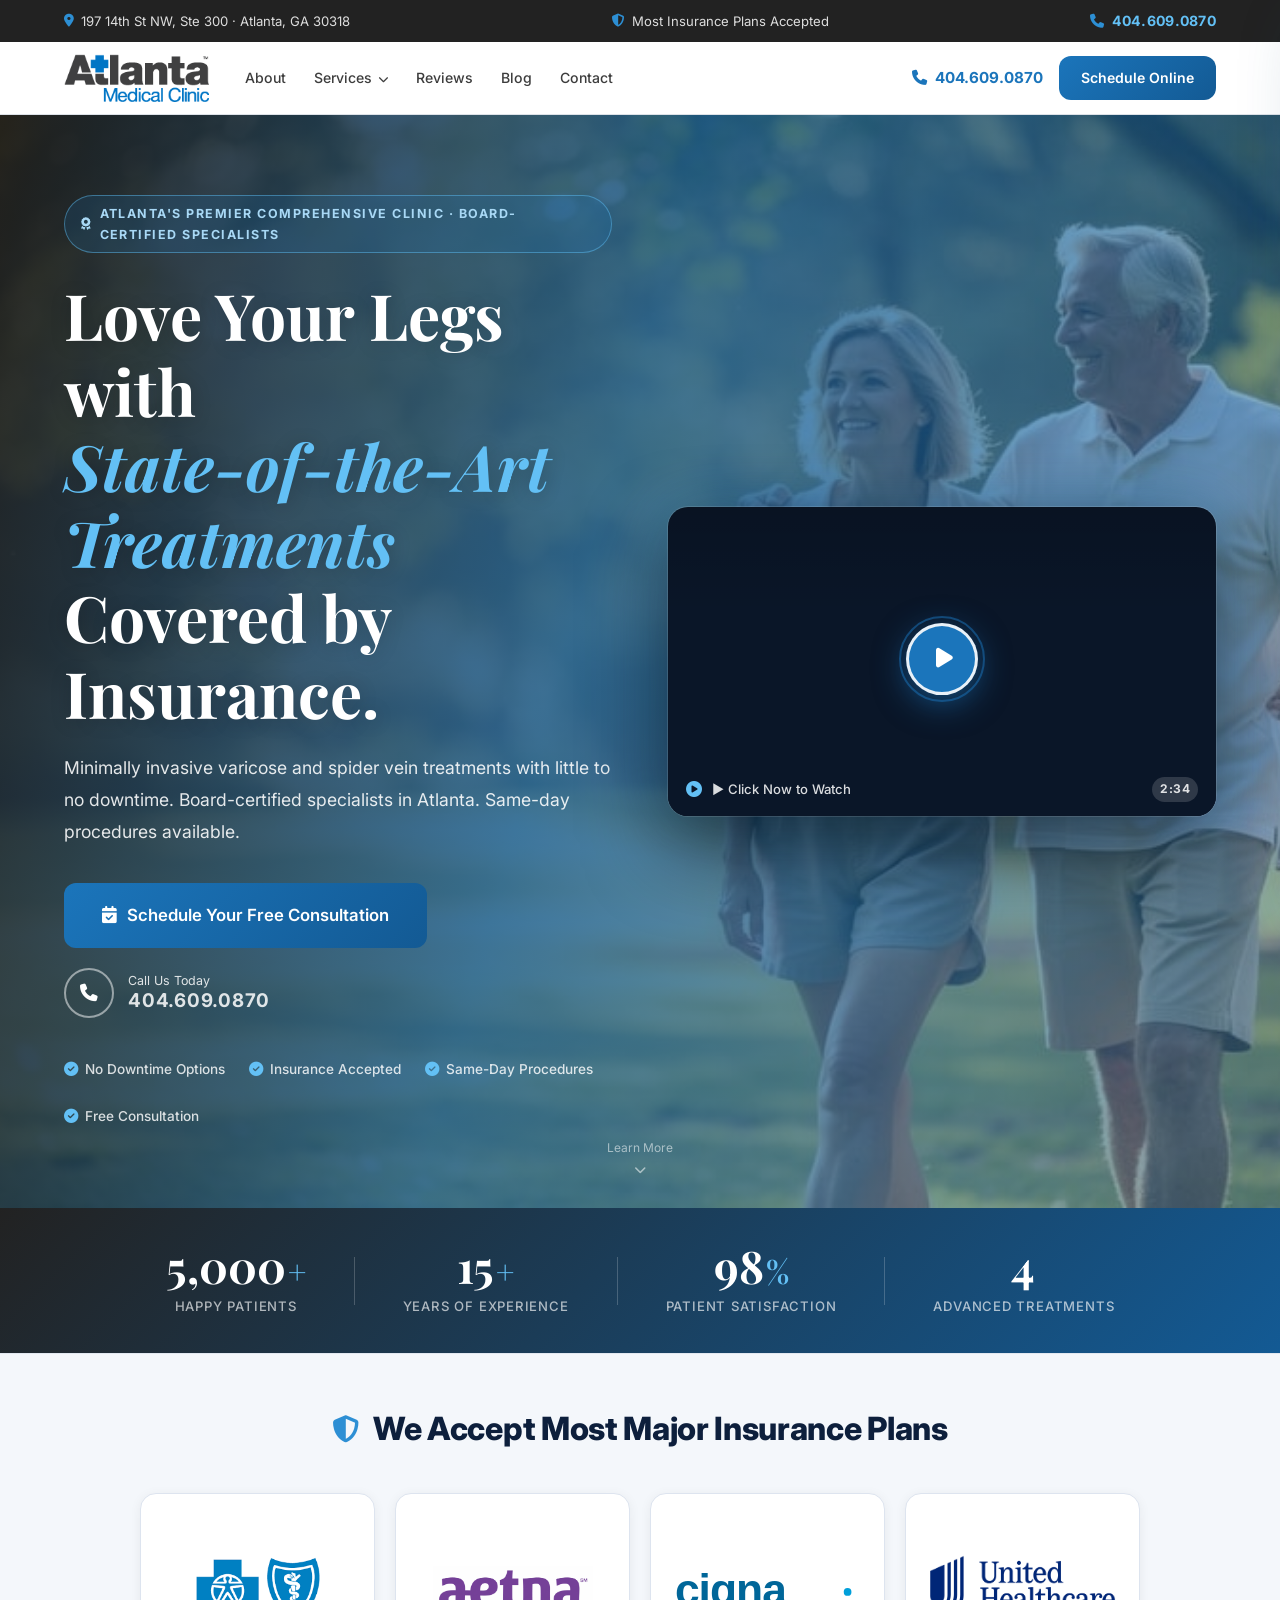
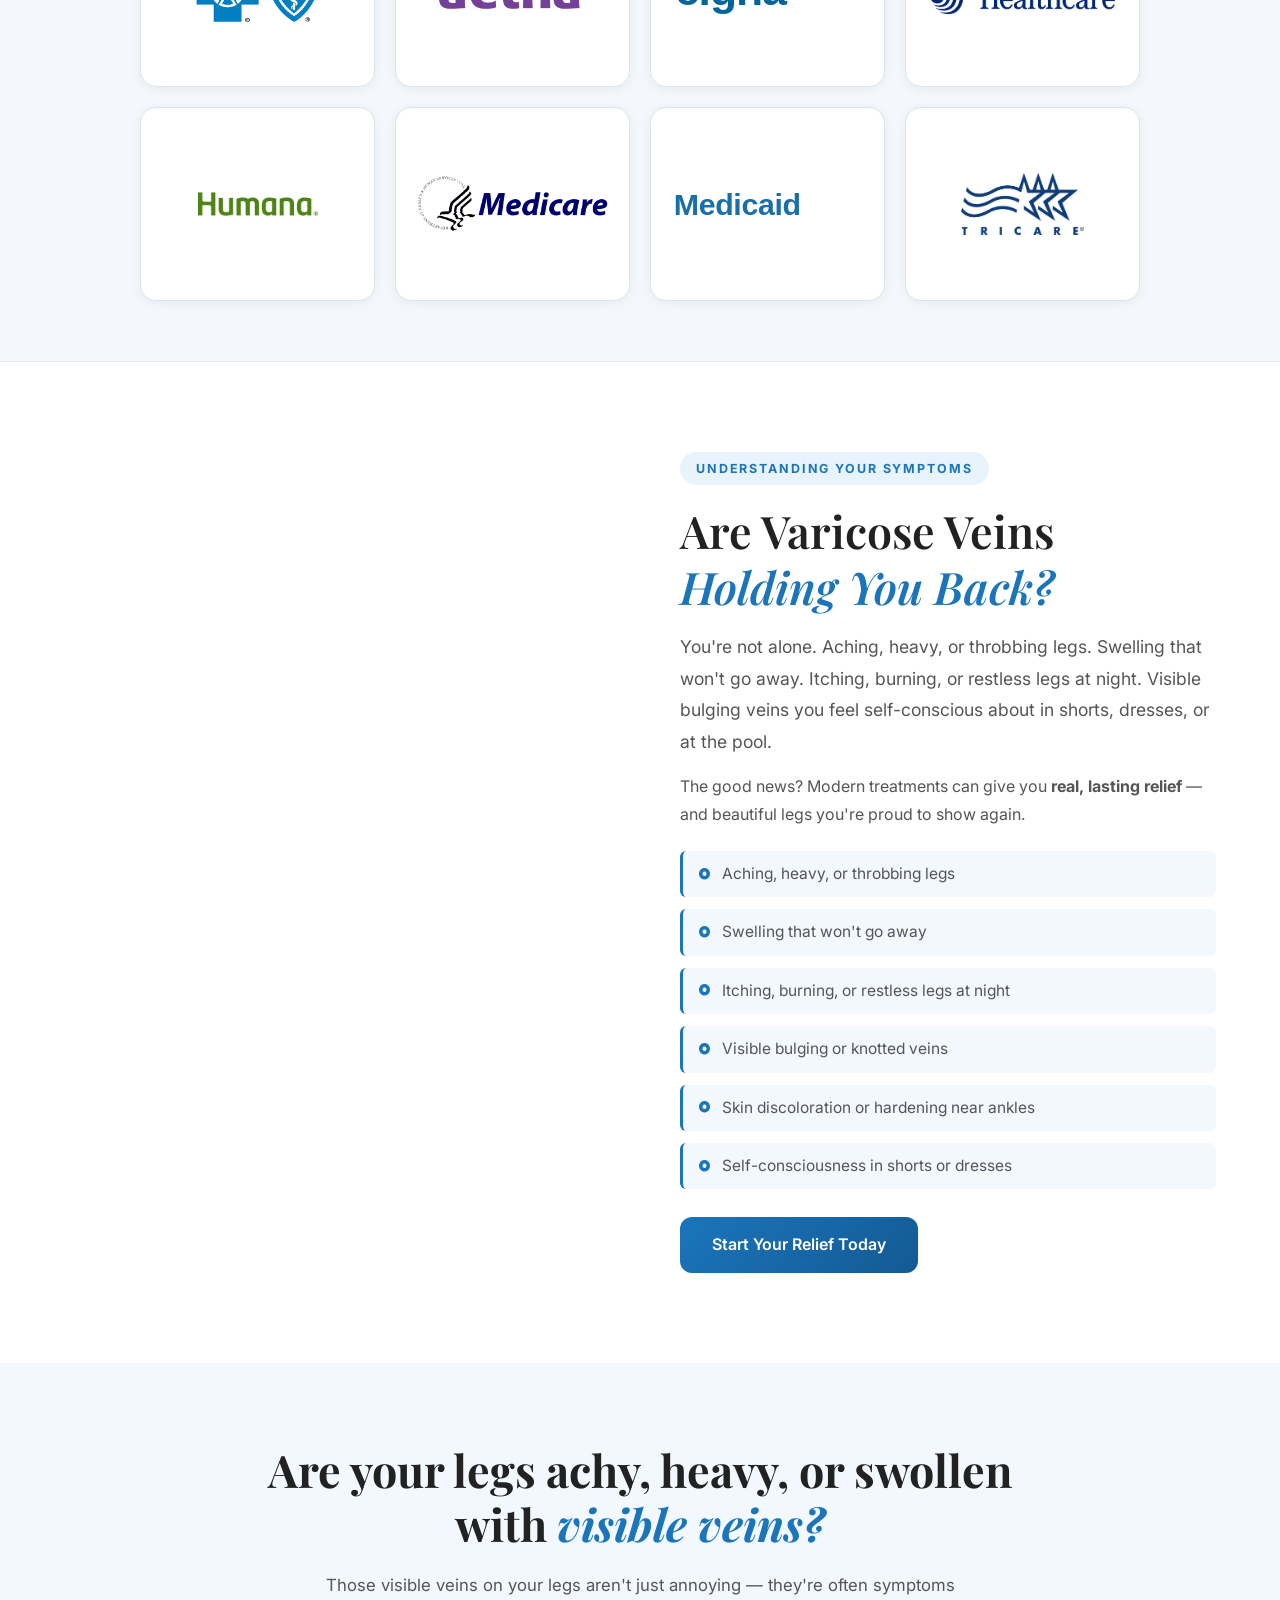
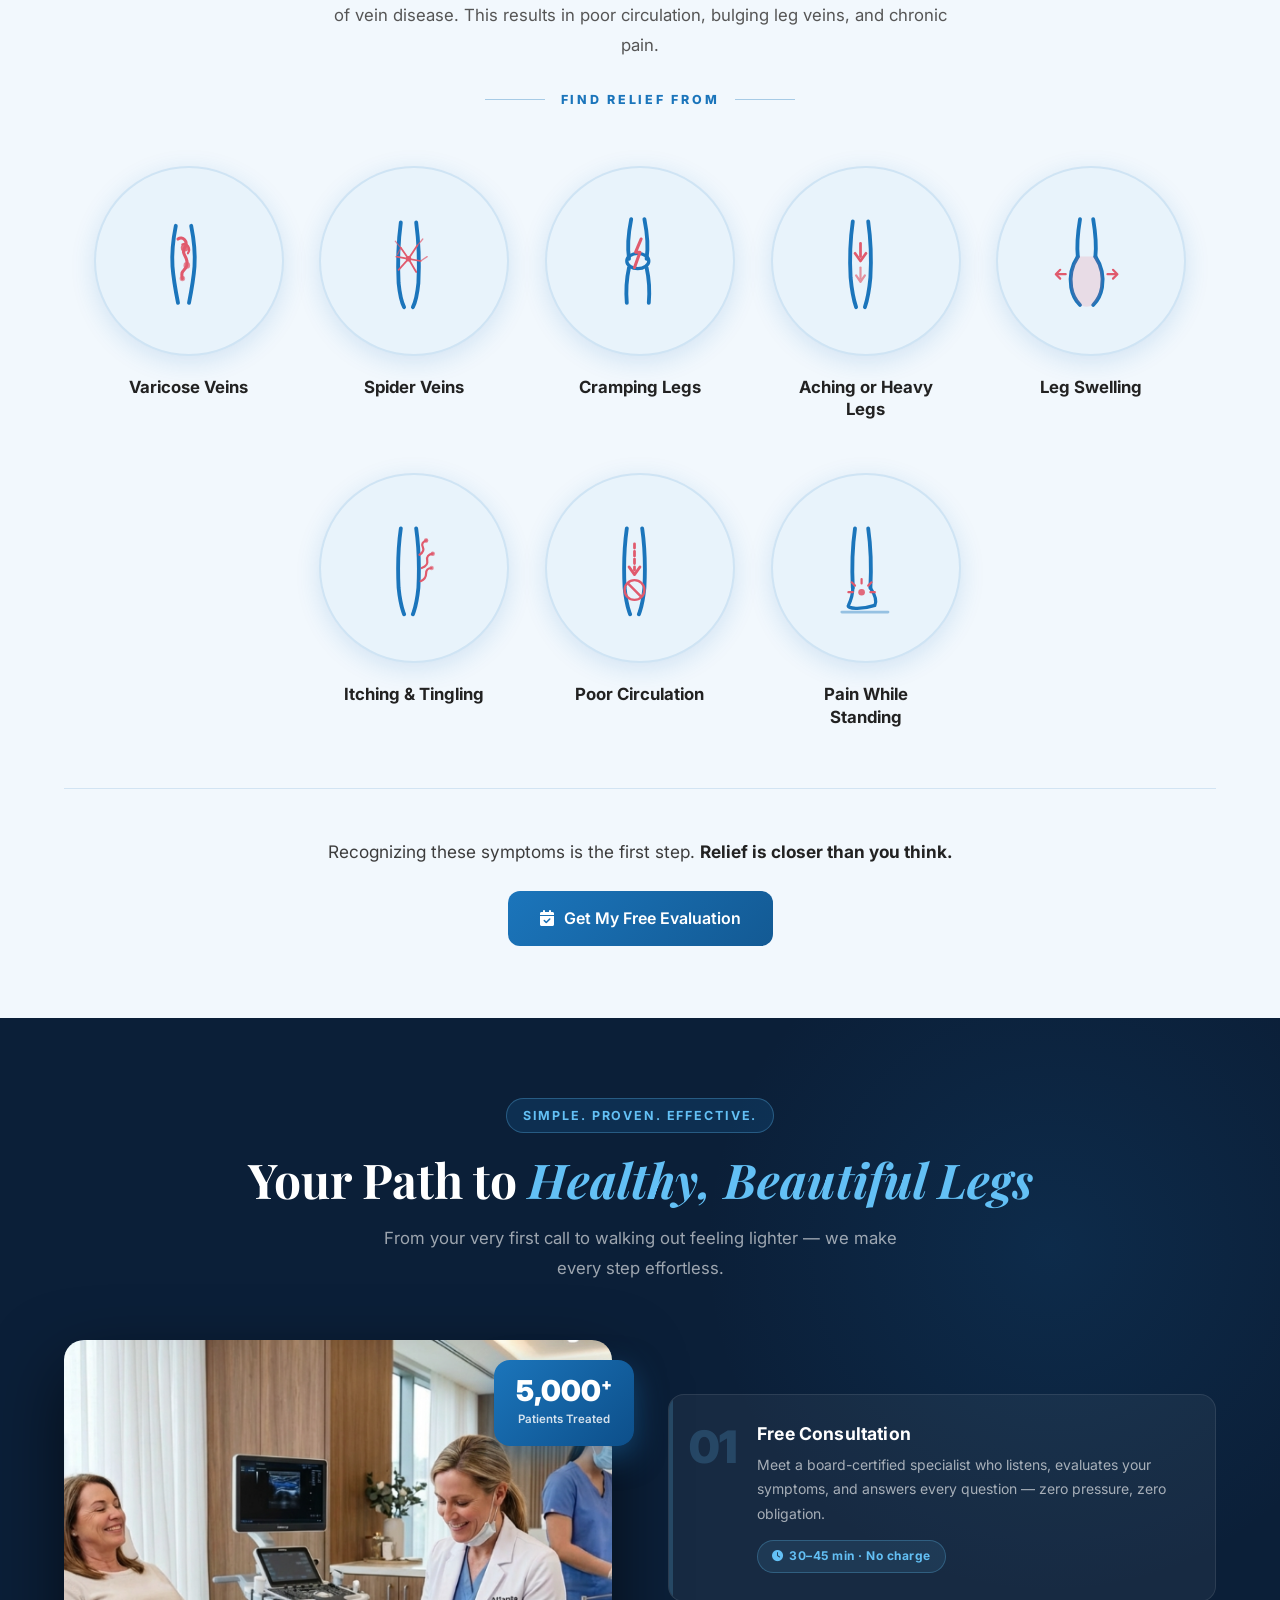
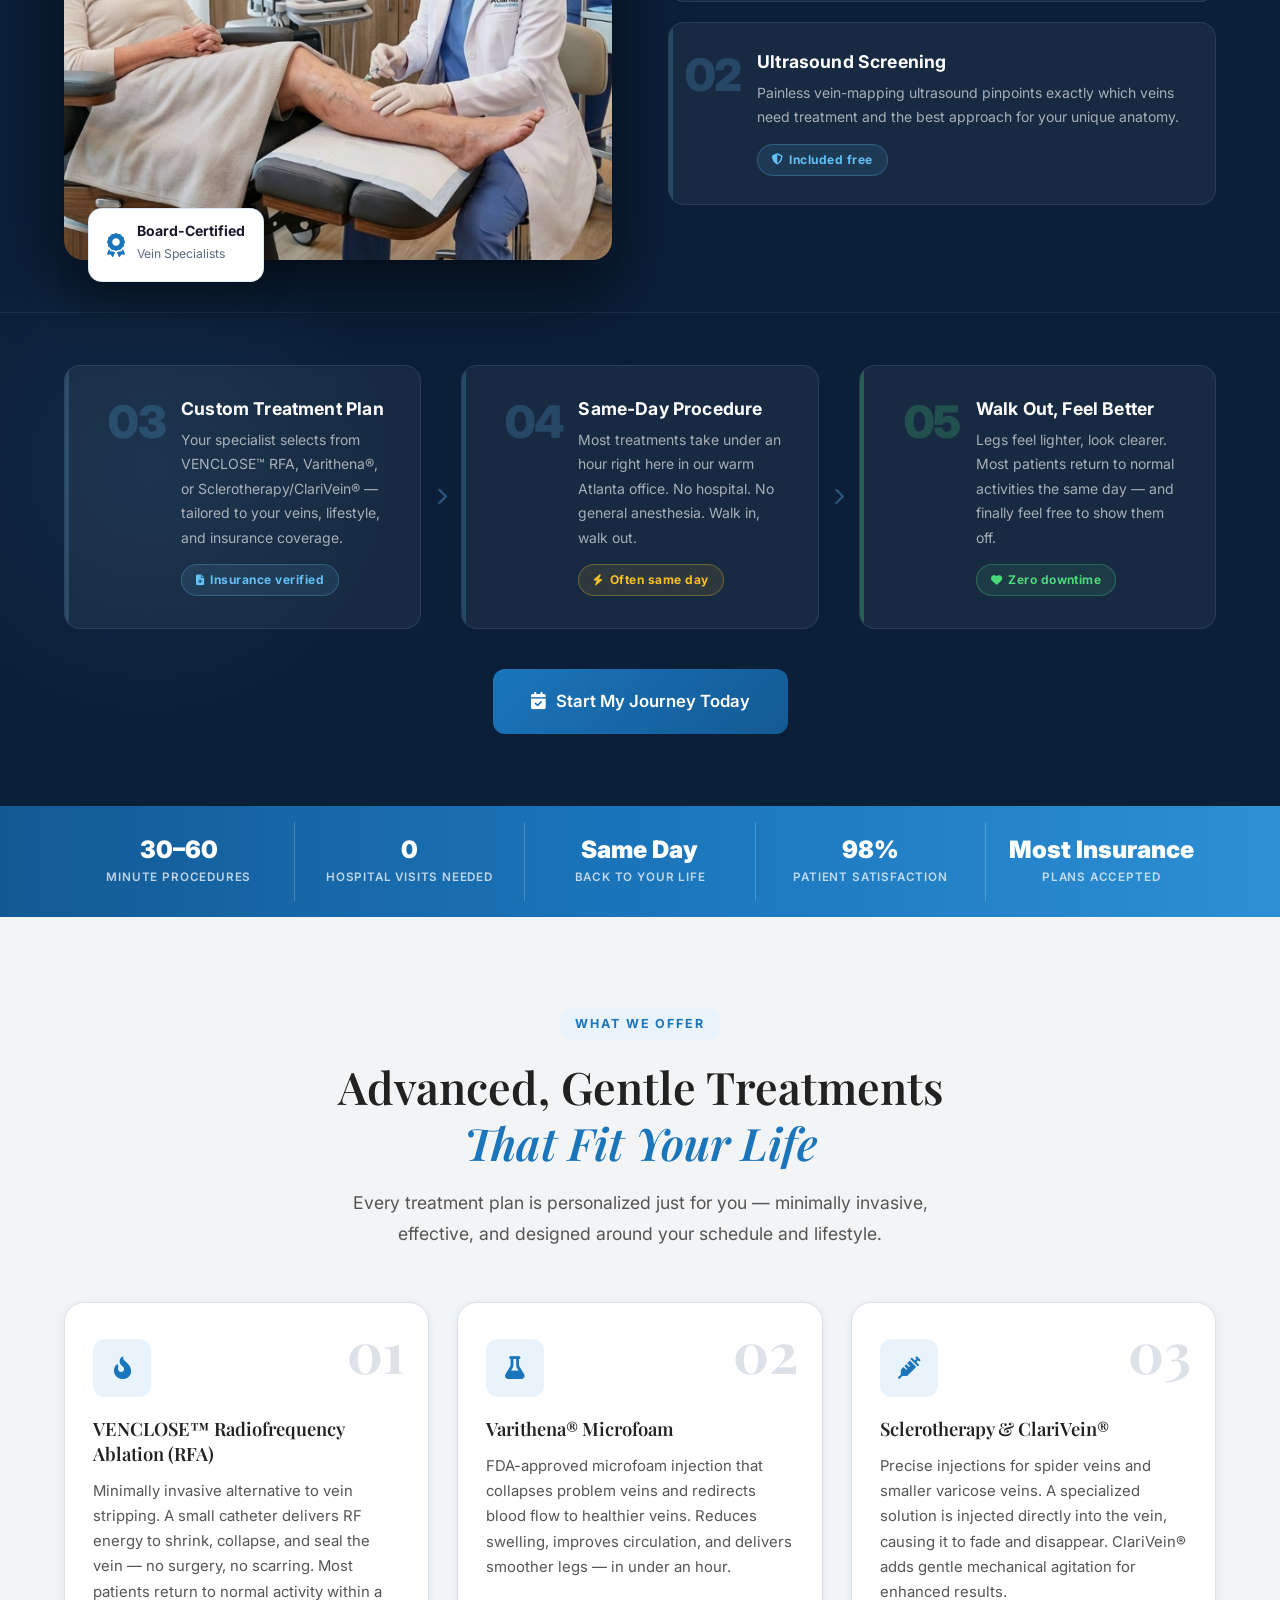
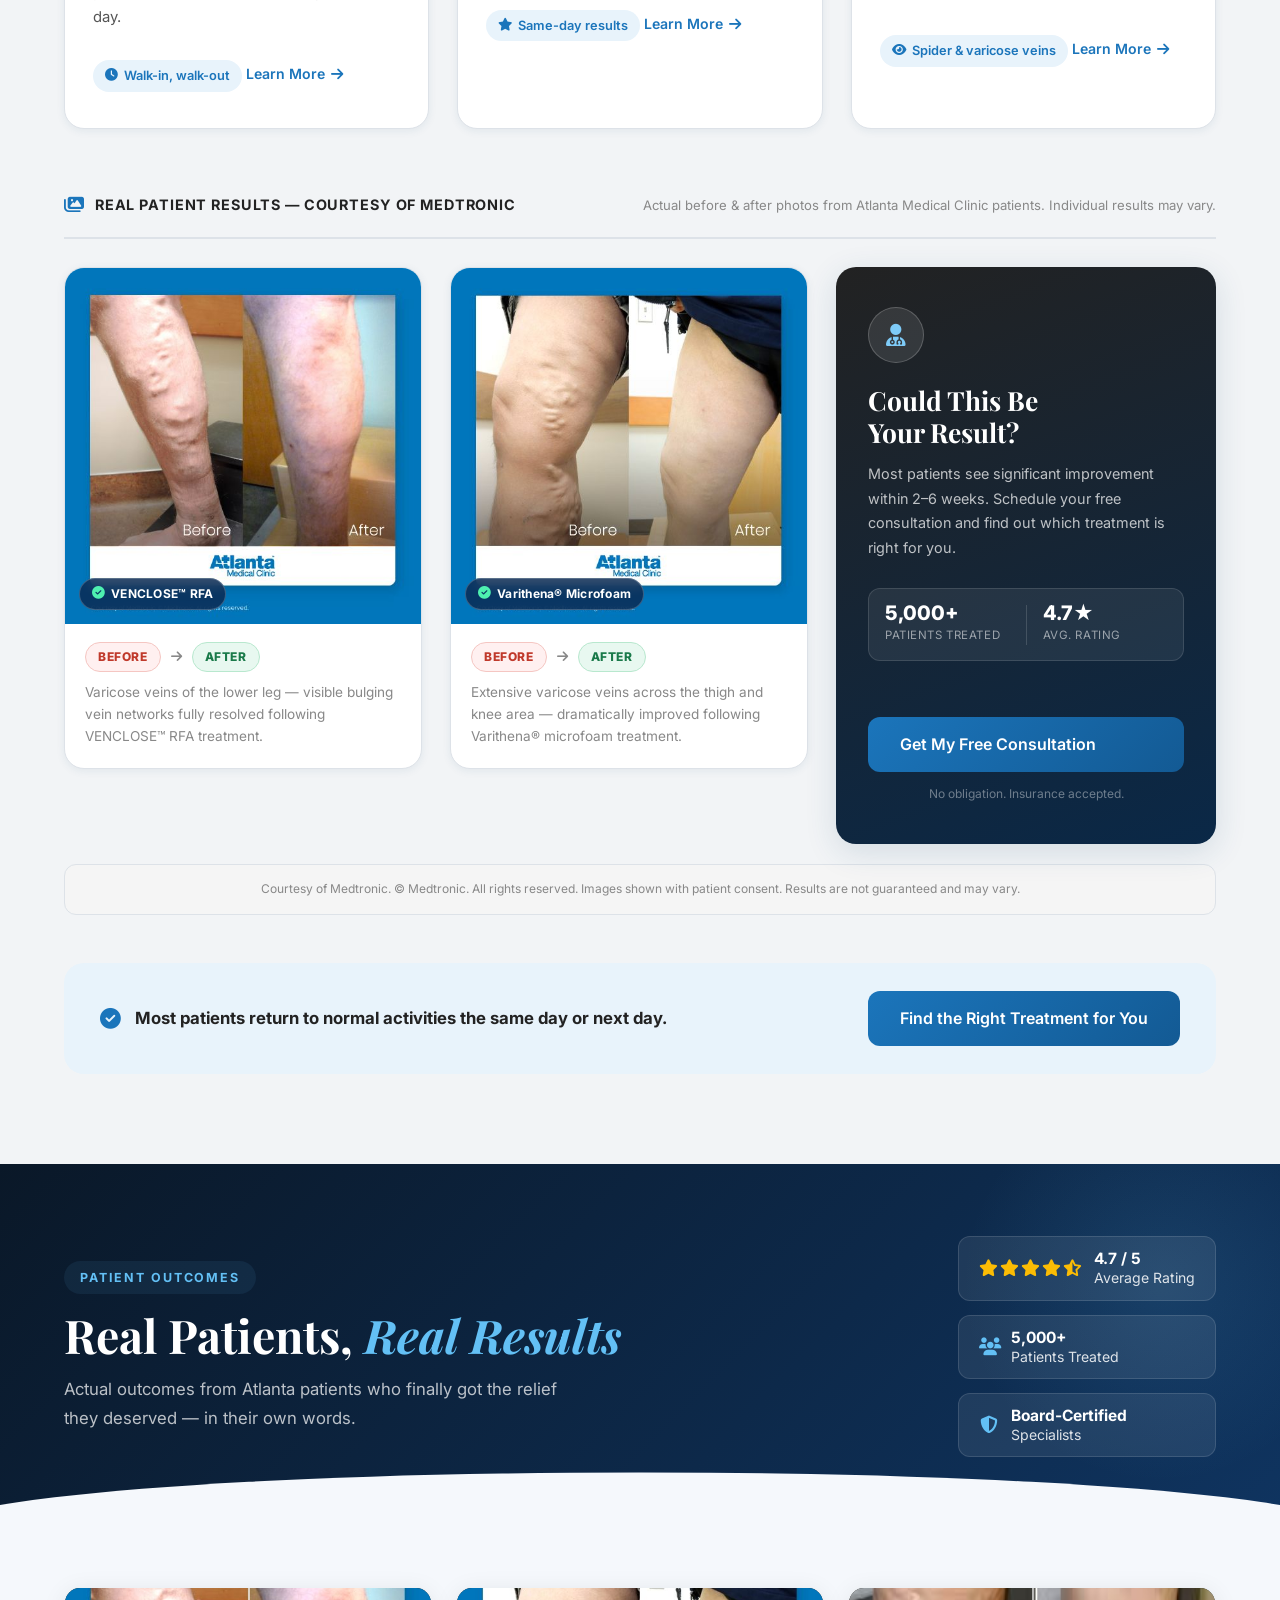
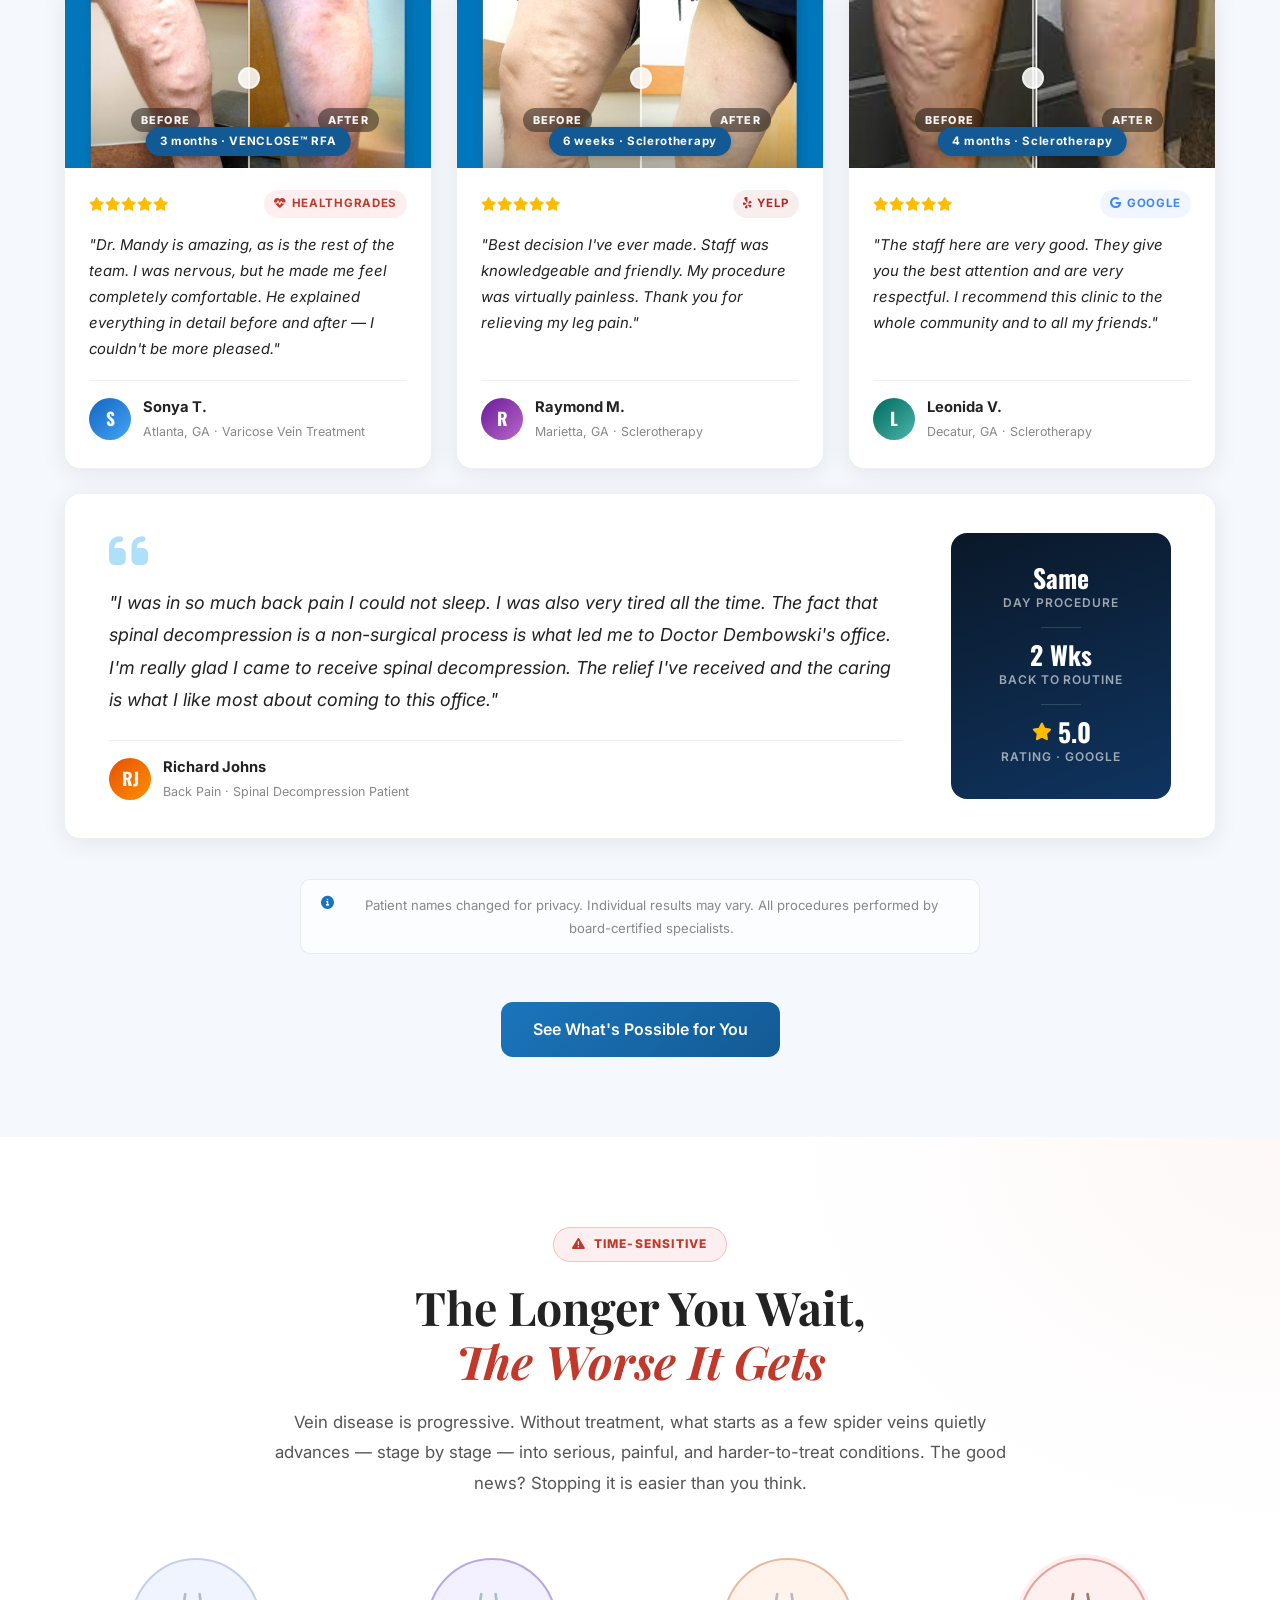
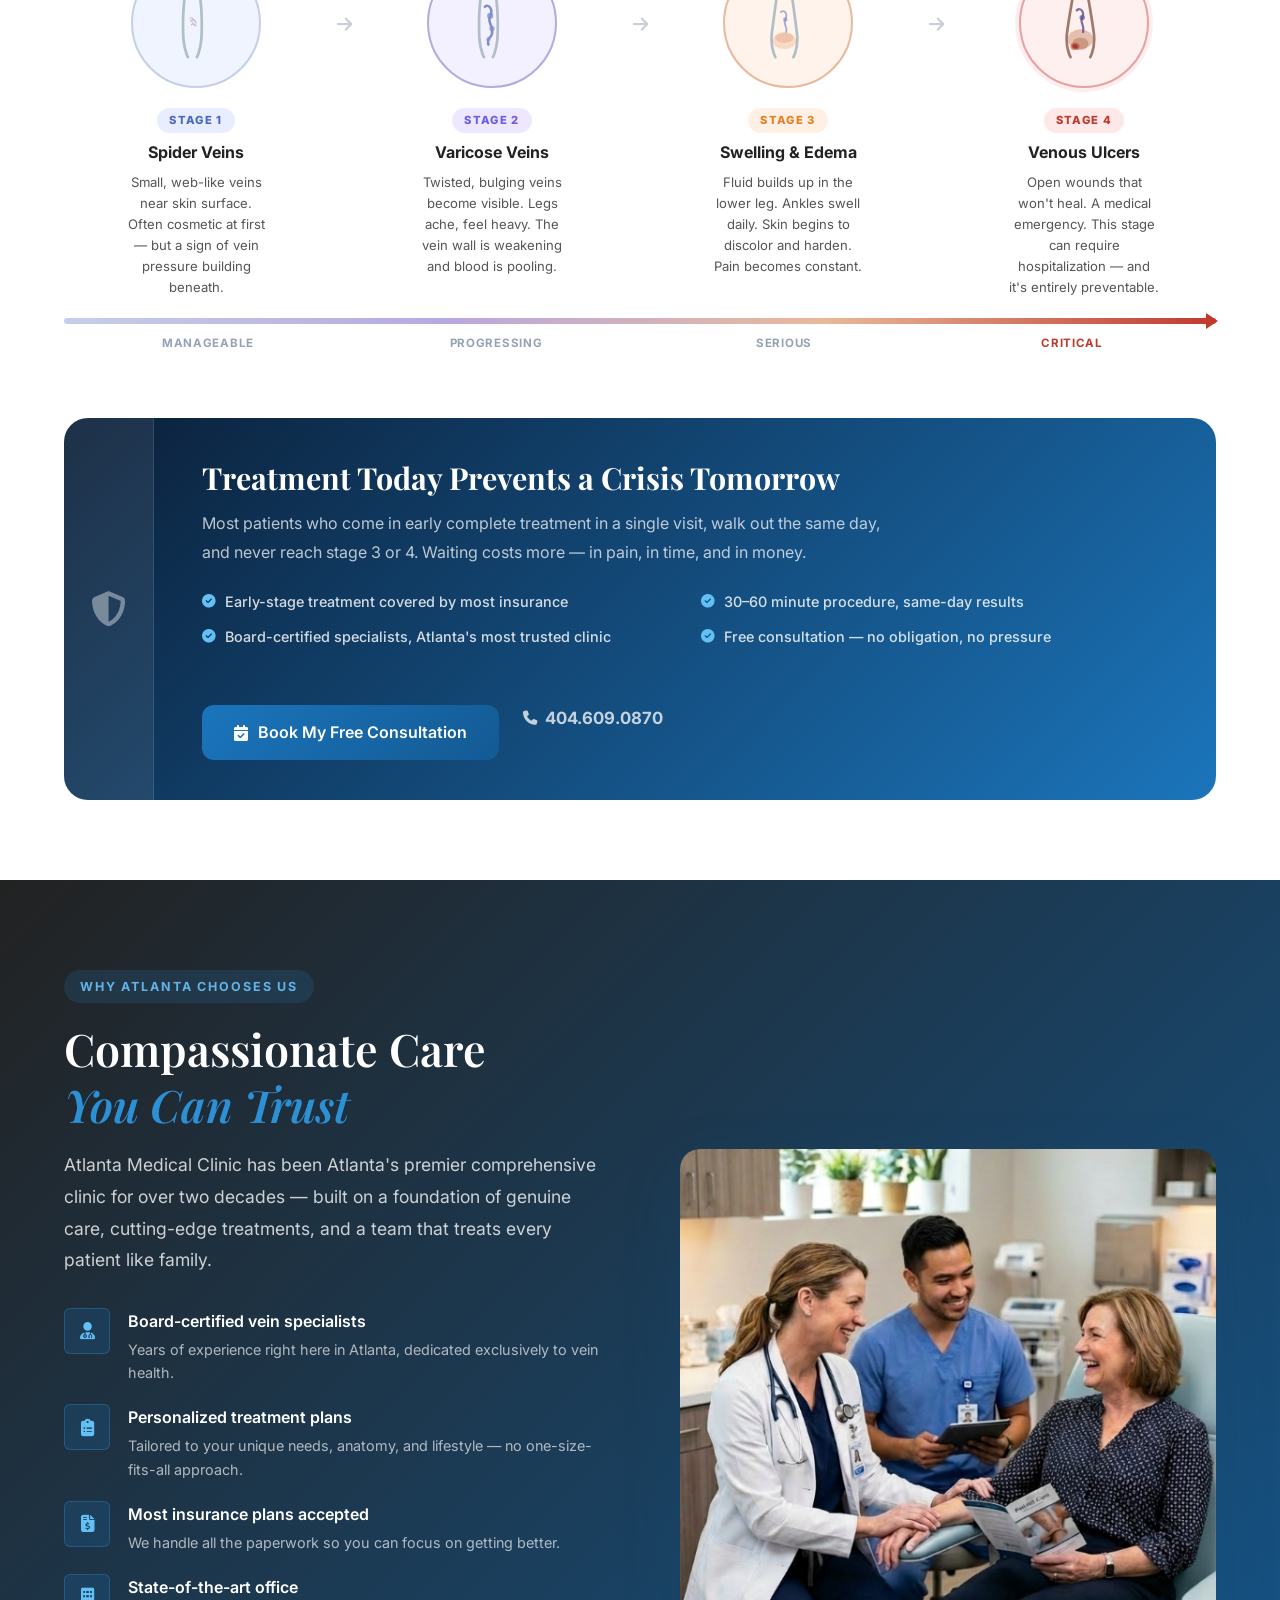
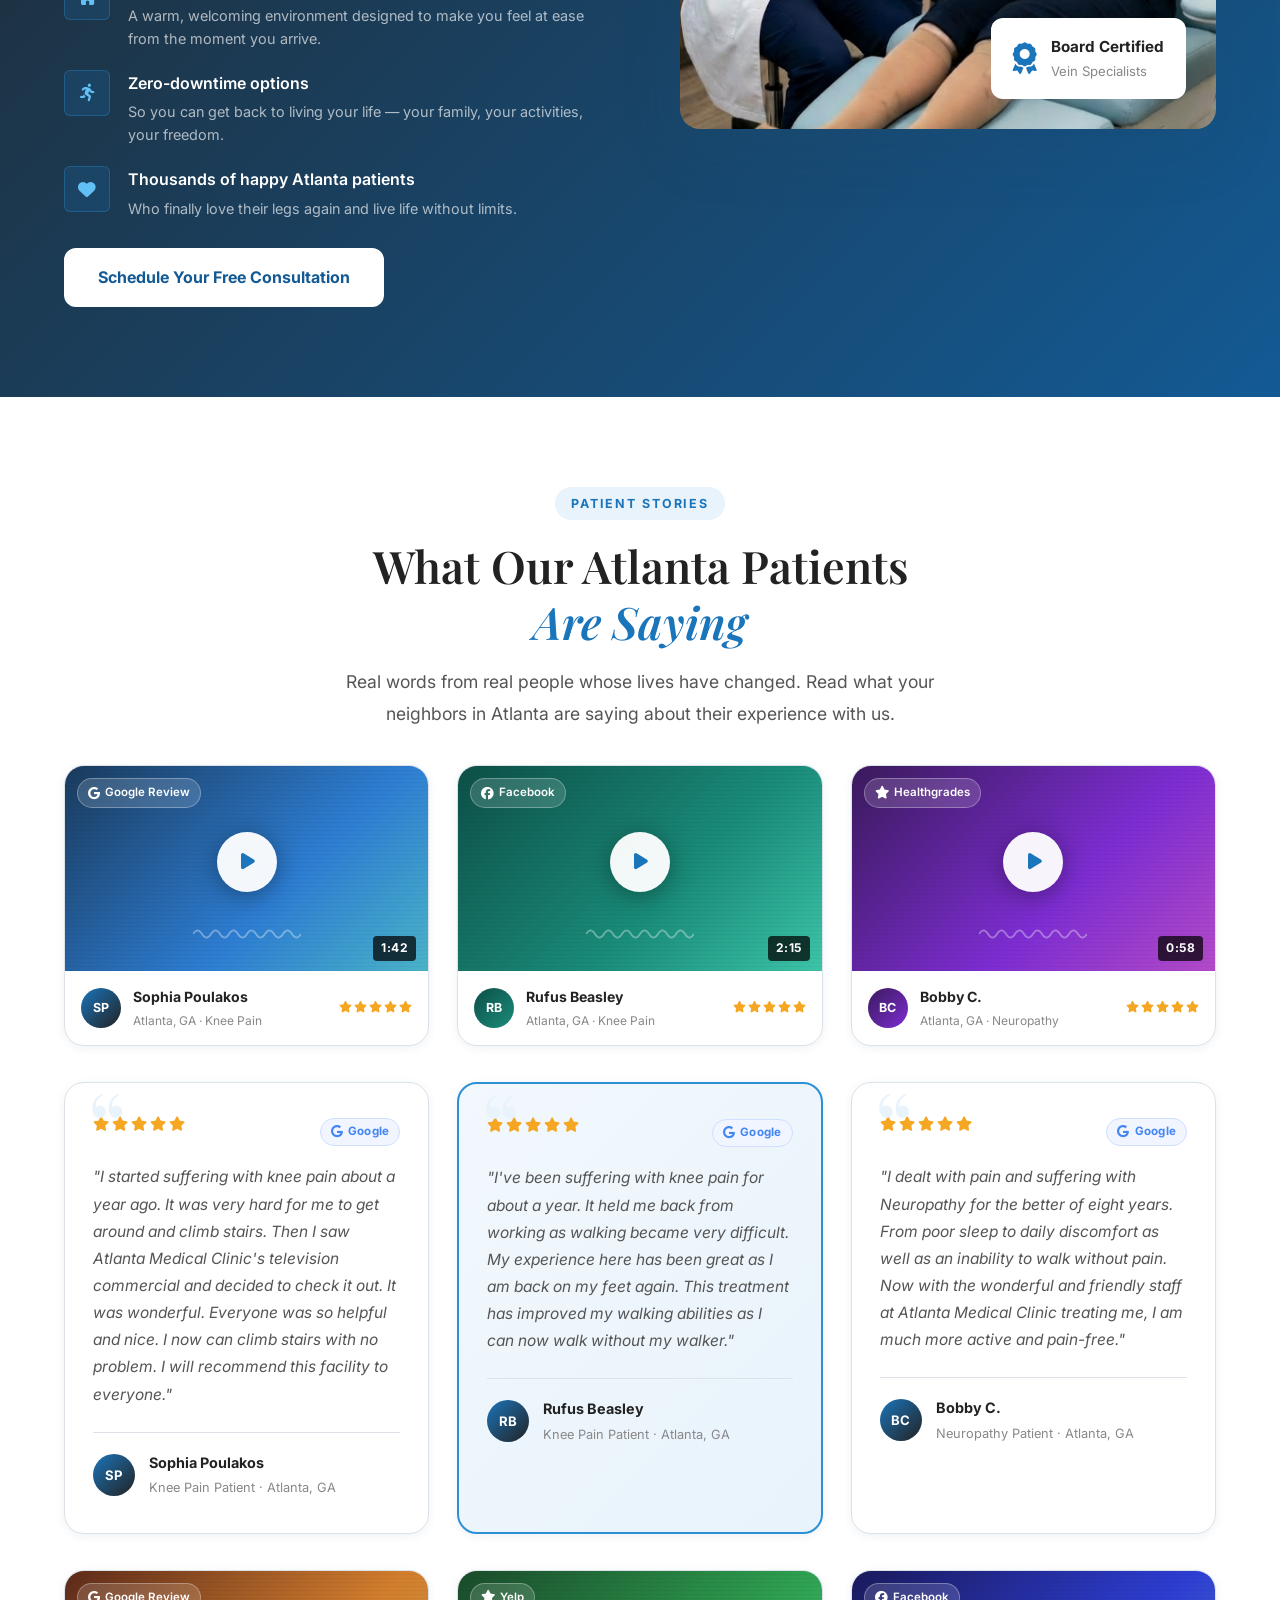
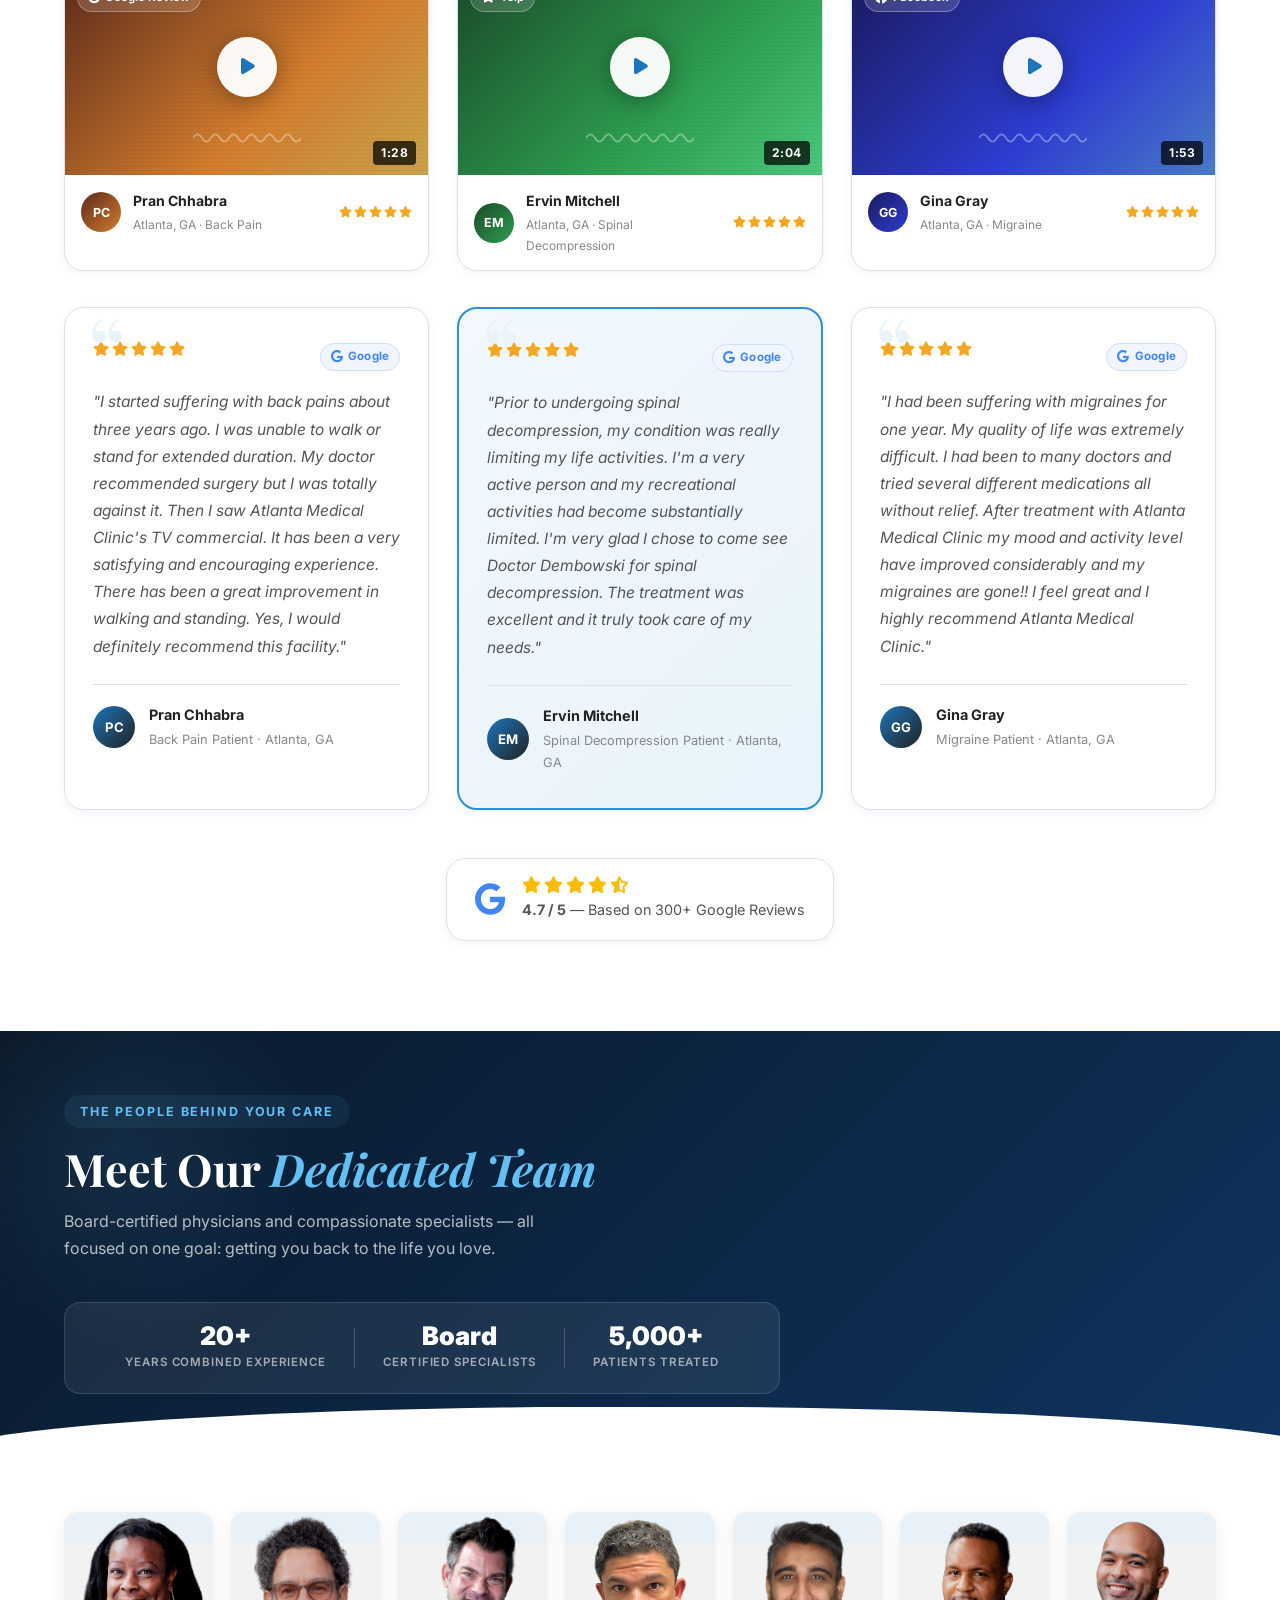
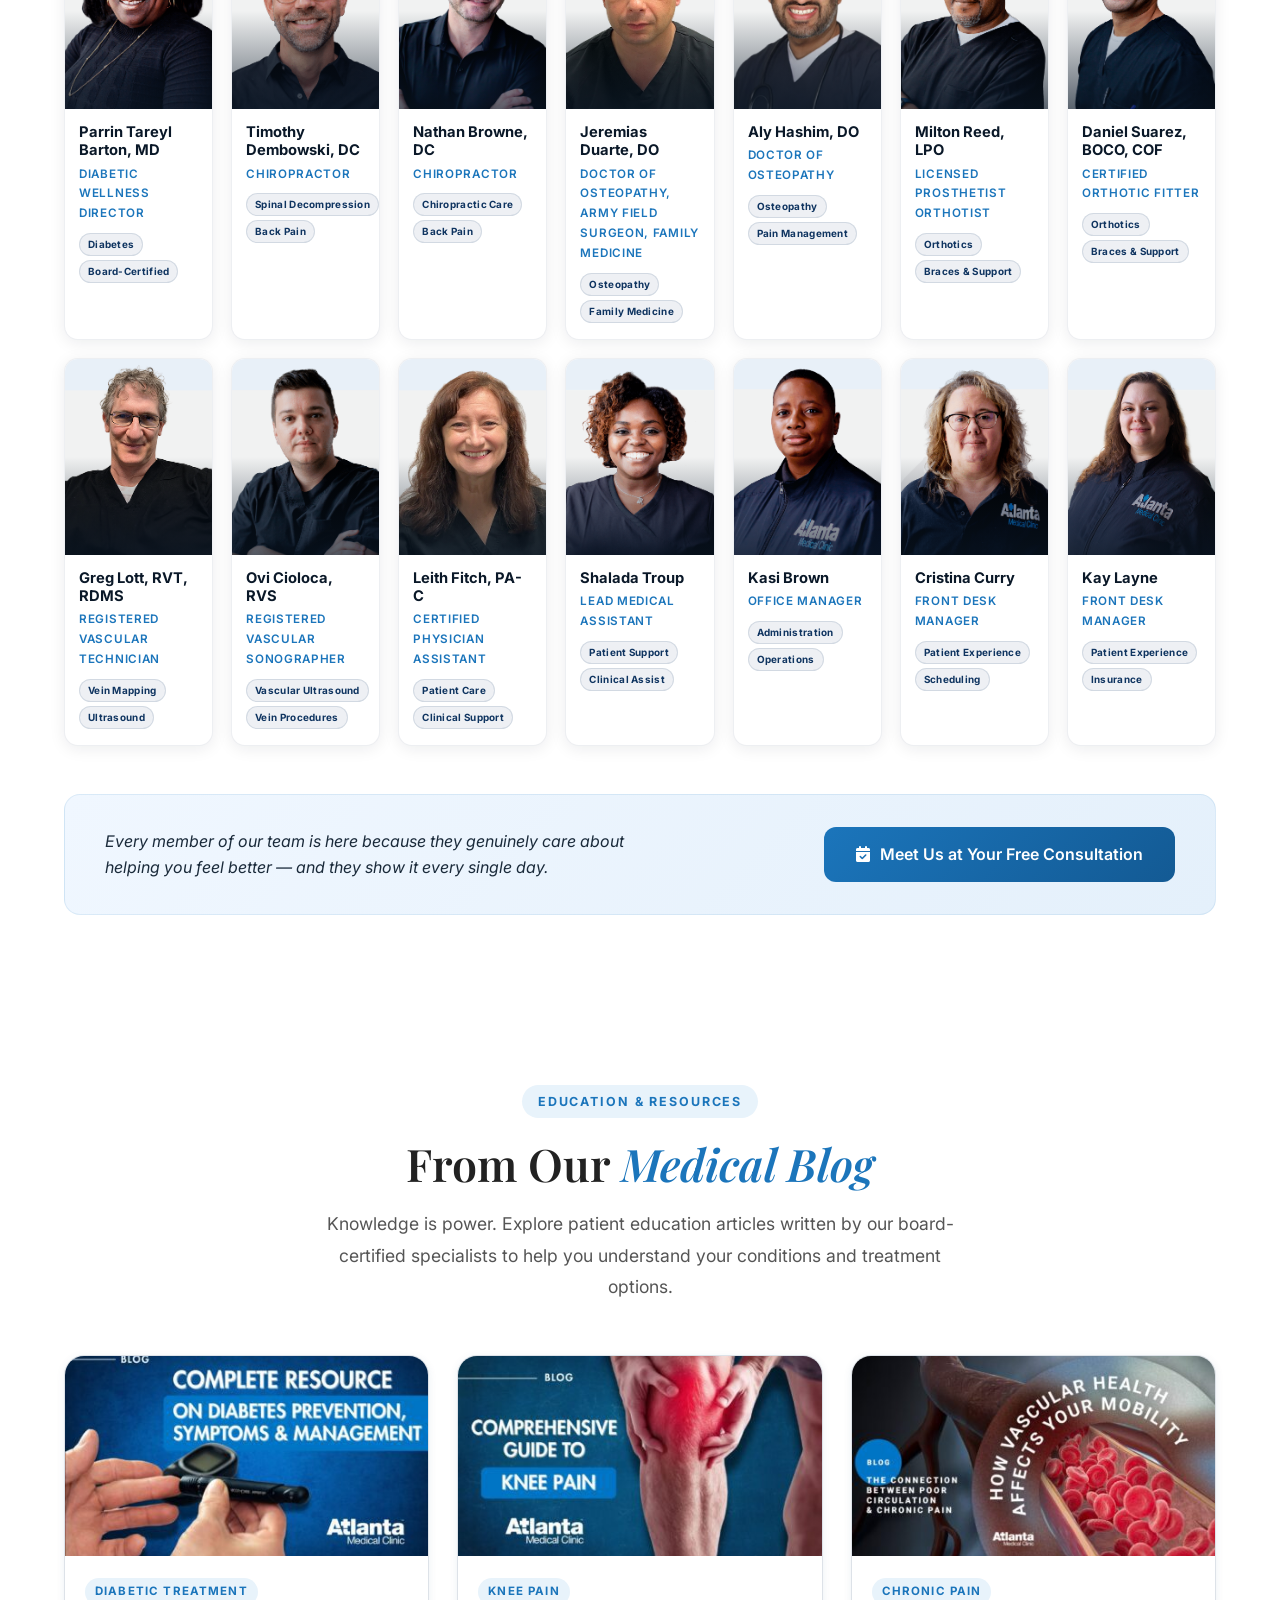
<file: index.html>
<!DOCTYPE html>
<html lang="en" itemscope itemtype="https://schema.org/MedicalClinic">
<head>
  <meta charset="UTF-8" />
  <meta http-equiv="X-UA-Compatible" content="IE=edge" />
  <meta name="viewport" content="width=device-width, initial-scale=1.0" />

  <!-- ═══════════════════════════════════════════════════════════════
       PRIMARY SEO META TAGS
  ════════════════════════════════════════════════════════════════ -->
  <title>Atlanta Medical Clinic | Varicose &amp; Spider Vein Treatment Atlanta, GA | 404-609-0870</title>
  <meta name="description" content="Atlanta Medical Clinic — Board-certified varicose vein &amp; spider vein specialists in Atlanta, GA. Same-day minimally invasive procedures, most insurance accepted. Free consultation. Call 404-609-0870." />
  <meta name="keywords" content="varicose vein treatment Atlanta, spider vein removal Atlanta, vein clinic Atlanta GA, VENCLOSE RFA Atlanta, sclerotherapy Atlanta, vein specialist Atlanta, leg pain treatment Atlanta, vein doctor near me, minimally invasive vein treatment, varicose veins covered by insurance Atlanta" />
  <meta name="robots" content="index, follow, max-image-preview:large, max-snippet:-1, max-video-preview:-1" />
  <meta name="author" content="Atlanta Medical Clinic" />
  <meta name="geo.region" content="US-GA" />
  <meta name="geo.placename" content="Atlanta, Georgia" />
  <meta name="geo.position" content="33.7838;-84.3902" />
  <meta name="ICBM" content="33.7838, -84.3902" />

  <!-- Canonical URL -->
  <link rel="canonical" href="https://www.atlantamedicalclinic.com/" />

  <!-- ═══════════════════════════════════════════════════════════════
       OPEN GRAPH (Facebook / LinkedIn)
  ════════════════════════════════════════════════════════════════ -->
  <meta property="og:type" content="website" />
  <meta property="og:locale" content="en_US" />
  <meta property="og:site_name" content="Atlanta Medical Clinic" />
  <meta property="og:title" content="Atlanta Medical Clinic | Varicose &amp; Spider Vein Treatment Atlanta, GA" />
  <meta property="og:description" content="Board-certified vein specialists in Atlanta, GA. Minimally invasive varicose &amp; spider vein treatments with little to no downtime. Most insurance accepted. Free consultation — call 404-609-0870." />
  <meta property="og:url" content="https://www.atlantamedicalclinic.com/" />
  <meta property="og:image" content="https://www.atlantamedicalclinic.com/images/og-home.jpg" />
  <meta property="og:image:width" content="1200" />
  <meta property="og:image:height" content="630" />
  <meta property="og:image:alt" content="Atlanta Medical Clinic – Vein Treatment Specialists in Atlanta, GA" />

  <!-- ═══════════════════════════════════════════════════════════════
       TWITTER CARD
  ════════════════════════════════════════════════════════════════ -->
  <meta name="twitter:card" content="summary_large_image" />
  <meta name="twitter:site" content="@ATLMedicalClinic" />
  <meta name="twitter:creator" content="@ATLMedicalClinic" />
  <meta name="twitter:title" content="Atlanta Medical Clinic | Varicose &amp; Spider Vein Treatment Atlanta, GA" />
  <meta name="twitter:description" content="Board-certified vein specialists in Atlanta, GA. Same-day minimally invasive procedures. Most insurance accepted. Free consultation — 404-609-0870." />
  <meta name="twitter:image" content="https://www.atlantamedicalclinic.com/images/og-home.jpg" />
  <meta name="twitter:image:alt" content="Atlanta Medical Clinic – Vein Treatment Specialists" />

  <!-- ═══════════════════════════════════════════════════════════════
       FAVICON & APPLE TOUCH ICON
  ════════════════════════════════════════════════════════════════ -->
  <link rel="icon" type="image/png" href="https://igoejeff.github.io/atlantamedicalvein/images/amc-logo.png" />
  <link rel="apple-touch-icon" href="https://igoejeff.github.io/atlantamedicalvein/images/amc-logo.png" />
  <meta name="theme-color" content="#005DAA" />

  <!-- ═══════════════════════════════════════════════════════════════
       STRUCTURED DATA – MedicalClinic (JSON-LD)
  ════════════════════════════════════════════════════════════════ -->
  <script type="application/ld+json">
  {
    "@context": "https://schema.org",
    "@graph": [
      {
        "@type": ["MedicalClinic", "MedicalBusiness", "LocalBusiness"],
        "@id": "https://www.atlantamedicalclinic.com/#organization",
        "name": "Atlanta Medical Clinic",
        "alternateName": "AMC Vein Clinic Atlanta",
        "description": "Board-certified varicose vein and spider vein specialists serving Atlanta, GA and surrounding areas. Minimally invasive treatments including VENCLOSE RFA, Varithena, Sclerotherapy, and ClariVein. Most insurance accepted.",
        "url": "https://www.atlantamedicalclinic.com/",
        "logo": {
          "@type": "ImageObject",
          "url": "https://www.atlantamedicalclinic.com/images/amc-logo.png",
          "width": 300,
          "height": 80
        },
        "image": "https://www.atlantamedicalclinic.com/images/hero-bg.jpg",
        "telephone": "+14046090870",
        "email": "info@atlantamedicalclinic.com",
        "address": {
          "@type": "PostalAddress",
          "streetAddress": "197 14th St NW, Ste 300",
          "addressLocality": "Atlanta",
          "addressRegion": "GA",
          "postalCode": "30318",
          "addressCountry": "US"
        },
        "geo": {
          "@type": "GeoCoordinates",
          "latitude": 33.7838,
          "longitude": -84.3902
        },
        "openingHoursSpecification": [
          {
            "@type": "OpeningHoursSpecification",
            "dayOfWeek": ["Monday","Tuesday","Wednesday","Thursday","Friday"],
            "opens": "08:00",
            "closes": "17:00"
          }
        ],
        "priceRange": "$$",
        "currenciesAccepted": "USD",
        "paymentAccepted": "Cash, Credit Card, Insurance",
        "medicalSpecialty": "Vascular Surgery",
        "availableService": [
          {
            "@type": "MedicalProcedure",
            "name": "VENCLOSE Radiofrequency Ablation (RFA)",
            "description": "Minimally invasive thermal ablation of varicose veins using the VENCLOSE RFA system. Same-day procedure with rapid recovery.",
            "procedureType": "https://schema.org/TherapeuticProcedure"
          },
          {
            "@type": "MedicalProcedure",
            "name": "Varithena Microfoam Treatment",
            "description": "FDA-approved chemical ablation treatment for varicose veins using polidocanol injectable foam.",
            "procedureType": "https://schema.org/TherapeuticProcedure"
          },
          {
            "@type": "MedicalProcedure",
            "name": "Sclerotherapy",
            "description": "Non-surgical treatment injecting a sclerosant solution to close spider veins and small varicose veins.",
            "procedureType": "https://schema.org/TherapeuticProcedure"
          },
          {
            "@type": "MedicalProcedure",
            "name": "ClariVein Mechanochemical Ablation",
            "description": "A catheter-based, non-thermal vein closure technique combining mechanical and chemical action.",
            "procedureType": "https://schema.org/TherapeuticProcedure"
          }
        ],
        "hasMap": "https://maps.google.com/?q=197+14th+St+NW+Ste+300+Atlanta+GA+30318",
        "sameAs": [
          "https://www.facebook.com/atlantamedicalclinic",
          "https://www.instagram.com/atlantamedicalclinic",
          "https://www.linkedin.com/company/atlanta-medical-clinic",
          "https://www.yelp.com/biz/atlanta-medical-clinic",
          "https://www.healthgrades.com/group-directory/ga-georgia/atlanta/atlanta-medical-clinic",
          "https://www.vitals.com",
          "https://www.zocdoc.com"
        ],
        "aggregateRating": {
          "@type": "AggregateRating",
          "ratingValue": "4.7",
          "reviewCount": "5000",
          "bestRating": "5",
          "worstRating": "1"
        },
        "review": [
          {
            "@type": "Review",
            "author": {"@type": "Person", "name": "Sonya T."},
            "reviewRating": {"@type": "Rating", "ratingValue": "5", "bestRating": "5"},
            "reviewBody": "After my VENCLOSE RFA treatment I had almost zero downtime. My legs look and feel amazing — I wish I had done this years ago!",
            "datePublished": "2025-01-15"
          },
          {
            "@type": "Review",
            "author": {"@type": "Person", "name": "Raymond M."},
            "reviewRating": {"@type": "Rating", "ratingValue": "5", "bestRating": "5"},
            "reviewBody": "The staff made me feel comfortable throughout the entire process. Four months post-sclerotherapy and the results are incredible.",
            "datePublished": "2025-02-20"
          },
          {
            "@type": "Review",
            "author": {"@type": "Person", "name": "Leonida V."},
            "reviewRating": {"@type": "Rating", "ratingValue": "5", "bestRating": "5"},
            "reviewBody": "I can't believe how different my legs look. The team at Atlanta Medical Clinic truly cares about their patients.",
            "datePublished": "2025-03-10"
          }
        ]
      },
      {
        "@type": "WebSite",
        "@id": "https://www.atlantamedicalclinic.com/#website",
        "url": "https://www.atlantamedicalclinic.com/",
        "name": "Atlanta Medical Clinic",
        "description": "Varicose vein and spider vein treatment specialists in Atlanta, GA",
        "publisher": {"@id": "https://www.atlantamedicalclinic.com/#organization"},
        "potentialAction": {
          "@type": "SearchAction",
          "target": {
            "@type": "EntryPoint",
            "urlTemplate": "https://www.atlantamedicalclinic.com/blog.html?search={search_term_string}"
          },
          "query-input": "required name=search_term_string"
        }
      },
      {
        "@type": "WebPage",
        "@id": "https://www.atlantamedicalclinic.com/#webpage",
        "url": "https://www.atlantamedicalclinic.com/",
        "name": "Atlanta Medical Clinic | Varicose &amp; Spider Vein Treatment Atlanta, GA",
        "isPartOf": {"@id": "https://www.atlantamedicalclinic.com/#website"},
        "about": {"@id": "https://www.atlantamedicalclinic.com/#organization"},
        "description": "Board-certified varicose vein and spider vein specialists in Atlanta, GA. Minimally invasive treatments with same-day procedures, little to no downtime, and most insurance accepted.",
        "breadcrumb": {
          "@type": "BreadcrumbList",
          "itemListElement": [
            {
              "@type": "ListItem",
              "position": 1,
              "name": "Home",
              "item": "https://www.atlantamedicalclinic.com/"
            }
          ]
        },
        "speakable": {
          "@type": "SpeakableSpecification",
          "cssSelector": [".hero-headline", ".hero-sub", ".section-headline"]
        }
      },
      {
        "@type": "FAQPage",
        "mainEntity": [
          {
            "@type": "Question",
            "name": "Does insurance cover varicose vein treatment in Atlanta?",
            "acceptedAnswer": {
              "@type": "Answer",
              "text": "Yes. Atlanta Medical Clinic accepts most major insurance plans including BlueCross BlueShield, Aetna, Cigna, UnitedHealthcare, Humana, Medicare, Medicaid, and Tricare. Varicose vein treatment is often covered when medically necessary. We verify your insurance for you at no cost."
            }
          },
          {
            "@type": "Question",
            "name": "What is VENCLOSE RFA vein treatment?",
            "acceptedAnswer": {
              "@type": "Answer",
              "text": "VENCLOSE Radiofrequency Ablation (RFA) is a minimally invasive procedure that uses heat energy to seal off diseased varicose veins. It is performed in-office in under an hour with little to no downtime. Most patients return to normal activities the same day."
            }
          },
          {
            "@type": "Question",
            "name": "How long does vein treatment take at Atlanta Medical Clinic?",
            "acceptedAnswer": {
              "@type": "Answer",
              "text": "Most vein procedures at Atlanta Medical Clinic take 30–60 minutes and are performed in our office with no general anesthesia required. Same-day procedures are often available."
            }
          },
          {
            "@type": "Question",
            "name": "Is there any downtime after varicose vein treatment?",
            "acceptedAnswer": {
              "@type": "Answer",
              "text": "Our minimally invasive treatments — including VENCLOSE RFA, Varithena, and Sclerotherapy — have little to no downtime. Most patients walk out of the office and resume light daily activities the same day."
            }
          },
          {
            "@type": "Question",
            "name": "How do I schedule a free consultation at Atlanta Medical Clinic?",
            "acceptedAnswer": {
              "@type": "Answer",
              "text": "You can schedule your free consultation by calling 404-609-0870, filling out our online request form at atlantamedicalclinic.com, or visiting our office at 197 14th St NW, Ste 300, Atlanta, GA 30318. We confirm appointments within one business hour."
            }
          },
          {
            "@type": "Question",
            "name": "What is the difference between varicose veins and spider veins?",
            "acceptedAnswer": {
              "@type": "Answer",
              "text": "Varicose veins are large, bulging, rope-like veins typically found on the legs caused by faulty valves allowing blood to pool. Spider veins are smaller, web-like veins visible just beneath the skin surface. Both are treatable with minimally invasive procedures at Atlanta Medical Clinic."
            }
          },
          {
            "@type": "Question",
            "name": "Are vein treatments painful?",
            "acceptedAnswer": {
              "@type": "Answer",
              "text": "Our board-certified specialists use local anesthesia and the latest gentle techniques to minimize discomfort. Most patients report minimal pain during and after treatment. VENCLOSE RFA and sclerotherapy are well-tolerated with little post-procedure soreness."
            }
          }
        ]
      }
    ]
  }
  </script>

  <!-- ═══════════════════════════════════════════════════════════════
       PRECONNECT / DNS PREFETCH (performance + Core Web Vitals)
  ════════════════════════════════════════════════════════════════ -->
  <link rel="preconnect" href="https://fonts.googleapis.com" />
  <link rel="preconnect" href="https://fonts.gstatic.com" crossorigin />
  <link rel="preconnect" href="https://cdn.jsdelivr.net" />
  <link rel="dns-prefetch" href="https://www.google-analytics.com" />
  <link rel="dns-prefetch" href="https://www.googletagmanager.com" />

  <!-- Google Fonts: Oswald (logo match) + Playfair Display + Inter -->
  <link href="https://fonts.googleapis.com/css2?family=Oswald:wght@400;500;600;700&family=Playfair+Display:ital,wght@0,400;0,500;0,600;0,700;1,400;1,600&family=Inter:wght@300;400;500;600;700&display=swap" rel="stylesheet" />
  <!-- Font Awesome -->
  <link rel="stylesheet" href="https://cdn.jsdelivr.net/npm/@fortawesome/fontawesome-free@6.4.0/css/all.min.css" />

  <link rel="stylesheet" href="css/style.css" />
</head>
<body>

  <!-- ============================================================
       TOP BAR
  ============================================================ -->
  <div class="topbar">
    <div class="topbar-inner">
      <span><i class="fas fa-map-marker-alt"></i> 197 14th St NW, Ste 300 · Atlanta, GA 30318</span>
      <span><i class="fas fa-shield-alt"></i> Most Insurance Plans Accepted</span>
      <a href="tel:4046090870" class="topbar-phone"><i class="fas fa-phone"></i> 404.609.0870</a>
    </div>
  </div>

  <!-- ============================================================
       NAVIGATION
  ============================================================ -->
  <header class="site-header" id="site-header" role="banner" itemscope itemtype="https://schema.org/WPHeader">
    <div class="nav-inner">
      <a href="#" class="logo">
        <img src="https://igoejeff.github.io/atlantamedicalvein/images/amc-logo.png" alt="Atlanta Medical Clinic" class="logo-img" />
      </a>

      <nav class="main-nav" id="main-nav" role="navigation" aria-label="Primary Navigation">
        <ul>
          <li><a href="#about">About</a></li>
          <li class="has-dropdown">
            <a href="#treatments">Services <i class="fas fa-chevron-down nav-arrow"></i></a>
            <ul class="nav-dropdown">
              <li><a href="services/varicose-vein-treatment.html">Varicose Vein Treatment</a></li>
              <li><a href="services/spider-vein-treatment.html">Spider Vein Treatment</a></li>
              <li><a href="services/venclose-rfa.html">VENCLOSE&#8482; RFA</a></li>
              <li><a href="services/varithena.html">Varithena&#174; Microfoam</a></li>
              <li><a href="services/sclerotherapy.html">Sclerotherapy &amp; ClariVein&#174;</a></li>
            </ul>
          </li>
          <li><a href="#testimonials">Reviews</a></li>
          <li><a href="blog.html">Blog</a></li>
          <li><a href="#schedule">Contact</a></li>
        </ul>
      </nav>

      <div class="nav-cta">
        <a href="tel:4046090870" class="btn-phone"><i class="fas fa-phone"></i> 404.609.0870</a>
        <a href="#schedule" class="btn-primary btn-sm">Schedule Online</a>
      </div>

      <button class="hamburger" id="hamburger" aria-label="Toggle menu">
        <span></span><span></span><span></span>
      </button>
    </div>
  </header>

  <!-- Mobile Nav Drawer -->
  <div class="mobile-nav" id="mobile-nav">
    <div class="mobile-nav-header">
      <img src="https://igoejeff.github.io/atlantamedicalvein/images/amc-logo.png" alt="Atlanta Medical Clinic" class="mobile-nav-logo-img" />
    </div>
    <ul>
      <li><a href="#about" onclick="closeMobileNav()">About</a></li>
      <li><a href="#treatments" onclick="closeMobileNav()">Services</a></li>
      <li><a href="services/varicose-vein-treatment.html" onclick="closeMobileNav()" style="padding-left:28px;font-size:0.88rem;color:var(--charcoal-muted)">→ Varicose Vein Treatment</a></li>
      <li><a href="services/spider-vein-treatment.html" onclick="closeMobileNav()" style="padding-left:28px;font-size:0.88rem;color:var(--charcoal-muted)">→ Spider Vein Treatment</a></li>
      <li><a href="services/venclose-rfa.html" onclick="closeMobileNav()" style="padding-left:28px;font-size:0.88rem;color:var(--charcoal-muted)">→ VENCLOSE&#8482; RFA</a></li>
      <li><a href="services/varithena.html" onclick="closeMobileNav()" style="padding-left:28px;font-size:0.88rem;color:var(--charcoal-muted)">→ Varithena&#174; Microfoam</a></li>
      <li><a href="services/sclerotherapy.html" onclick="closeMobileNav()" style="padding-left:28px;font-size:0.88rem;color:var(--charcoal-muted)">→ Sclerotherapy &amp; ClariVein&#174;</a></li>
      <li><a href="#testimonials" onclick="closeMobileNav()">Reviews</a></li>
      <li><a href="blog.html" onclick="closeMobileNav()">Blog</a></li>
      <li><a href="#schedule" onclick="closeMobileNav()">Contact</a></li>
      <li class="mobile-nav-cta"><a href="tel:4046090870"><i class="fas fa-phone"></i> 404.609.0870</a></li>
      <li class="mobile-nav-cta"><a href="#schedule" class="btn-primary" onclick="closeMobileNav()">Schedule Online</a></li>
    </ul>
  </div>

  <main id="main-content" role="main">

    <!-- ============================================================
         SECTION 1 – HERO
    ============================================================ -->
    <section class="hero" id="hero" aria-label="Hero – Vein Treatment Specialists in Atlanta, GA">
      <div class="hero-media">
        <img
          src="https://igoejeff.github.io/atlantamedicalvein/images/hero-bg.jpg"
          alt="Happy active couple with healthy legs enjoying life in Atlanta"
          class="hero-bg-img"
        />
        <div class="hero-overlay"></div>
      </div>

      <!-- Two-column hero layout -->
      <div class="hero-inner container">

        <!-- LEFT: Text content -->
        <div class="hero-content">
          <div class="hero-badge"><i class="fas fa-award"></i> Atlanta's Premier Comprehensive Clinic &middot; Board-Certified Specialists</div>

          <h1 class="hero-headline">Love Your Legs with<br><em>State-of-the-Art Treatments</em><br>Covered by Insurance.</h1>

          <p class="hero-sub">
            Minimally invasive varicose and spider vein treatments with little to no downtime.
            Board-certified specialists in Atlanta. Same-day procedures available.
          </p>

          <div class="hero-actions">
            <a href="#schedule" class="btn-primary btn-lg pulse-btn">
              <i class="fas fa-calendar-check"></i> Schedule Your Free Consultation
            </a>
            <a href="tel:4046090870" class="btn-phone-hero">
              <span class="phone-icon"><i class="fas fa-phone"></i></span>
              <span class="phone-label">Call Us Today<strong>404.609.0870</strong></span>
            </a>
          </div>

          <div class="hero-trust">
            <div class="trust-item"><i class="fas fa-check-circle"></i> No Downtime Options</div>
            <div class="trust-item"><i class="fas fa-check-circle"></i> Insurance Accepted</div>
            <div class="trust-item"><i class="fas fa-check-circle"></i> Same-Day Procedures</div>
            <div class="trust-item"><i class="fas fa-check-circle"></i> Free Consultation</div>
          </div>
        </div>

        <!-- RIGHT: Sticky video placeholder -->
        <div class="hero-video-col">
          <div class="hero-video-sticky">
            <div class="video-placeholder" id="hero-video-placeholder">
              <div class="video-inner">
                <div class="video-thumb">
                  <video
                    id="hero-poster-video"
                    src="https://www.genspark.ai/api/files/s/U2MEeXrY#t=40"
                    muted
                    playsinline
                    preload="metadata"
                    class="video-poster-img"
                    style="pointer-events:none;"
                  ></video>
                  <div class="video-poster-gradient"></div>
                </div>
                <button class="video-play-btn" id="video-play-btn" aria-label="Play video">
                  <span class="play-ripple"></span>
                  <i class="fas fa-play"></i>
                </button>
                <div class="video-label-bar">
                  <i class="fas fa-circle-play"></i>
                  <span>▶ Click Now to Watch</span>
                  <span class="video-duration">2:34</span>
                </div>
              </div>
            </div>
          </div>
        </div>

      </div><!-- /.hero-inner -->

      <!-- Scroll indicator -->
      <div class="scroll-hint">
        <span>Learn More</span>
        <i class="fas fa-chevron-down"></i>
      </div>
    </section>


    <!-- ============================================================
         STATS RIBBON
    ============================================================ -->
    <div class="stats-ribbon">
      <div class="container stats-inner">
        <div class="stat-item">
          <div class="stat-value"><span class="stat-num" data-target="5000">0</span><span class="stat-suffix">+</span></div>
          <span class="stat-label">Happy Patients</span>
        </div>
        <div class="stat-divider"></div>
        <div class="stat-item">
          <div class="stat-value"><span class="stat-num" data-target="15">0</span><span class="stat-suffix">+</span></div>
          <span class="stat-label">Years of Experience</span>
        </div>
        <div class="stat-divider"></div>
        <div class="stat-item">
          <div class="stat-value"><span class="stat-num" data-target="98">0</span><span class="stat-suffix">%</span></div>
          <span class="stat-label">Patient Satisfaction</span>
        </div>
        <div class="stat-divider"></div>
        <div class="stat-item">
          <div class="stat-value"><span class="stat-num" data-target="4">0</span><span class="stat-suffix"></span></div>
          <span class="stat-label">Advanced Treatments</span>
        </div>
      </div>
    </div>

    <!-- ============================================================
         INSURANCE LOGOS STRIP
    ============================================================ -->
    <div class="insurance-strip">
      <div class="container">
        <p class="insurance-label"><i class="fas fa-shield-alt"></i> We Accept Most Major Insurance Plans</p>
        <div class="insurance-logos">
          <div class="ins-logo ins-logo--bcbs">
            <img src="https://igoejeff.github.io/atlantamedicalvein/images/insurance/bcbs.png" alt="BlueCross BlueShield" />
          </div>
          <div class="ins-logo ins-logo--aetna">
            <img src="https://igoejeff.github.io/atlantamedicalvein/images/insurance/aetna.png" alt="Aetna" />
          </div>
          <div class="ins-logo ins-logo--cigna">
            <img src="https://igoejeff.github.io/atlantamedicalvein/images/insurance/cigna.svg" alt="Cigna" />
          </div>
          <div class="ins-logo ins-logo--uhc">
            <img src="https://igoejeff.github.io/atlantamedicalvein/images/insurance/unitedhealthcare.png" alt="UnitedHealthcare" />
          </div>
          <div class="ins-logo ins-logo--humana">
            <img src="https://igoejeff.github.io/atlantamedicalvein/images/insurance/humana.png" alt="Humana" />
          </div>
          <div class="ins-logo ins-logo--medicare">
            <img src="https://igoejeff.github.io/atlantamedicalvein/images/insurance/medicare.png" alt="Medicare" />
          </div>
          <div class="ins-logo ins-logo--medicaid">
            <img src="https://igoejeff.github.io/atlantamedicalvein/images/insurance/medicaid.svg" alt="Medicaid" />
          </div>
          <div class="ins-logo ins-logo--tricare">
            <img src="https://igoejeff.github.io/atlantamedicalvein/images/insurance/tricare.png" alt="Tricare" />
          </div>
        </div>
      </div>
    </div>

    <!-- ============================================================
         SECTION 2 – SYMPTOMS
    ============================================================ -->
    <section class="symptoms-section section-pad" id="symptoms" aria-labelledby="symptoms-heading">
      <div class="container">
        <div class="section-layout two-col">

          <div class="symptoms-visual fade-in-left">
            <div class="symptoms-img-wrap">
              <img
                src="https://igoejeff.github.io/atlantamedicalvein/images/leg-pain.jpg"
                alt="Person rubbing painful, achy legs from varicose vein discomfort"
              />
              <div class="img-badge-float">
                <i class="fas fa-exclamation-circle"></i>
                <span>Sound Familiar?</span>
              </div>
            </div>
          </div>

          <div class="symptoms-text fade-in-right">
            <div class="section-tag">Understanding Your Symptoms</div>
            <h2 class="section-headline" id="symptoms-heading">Are Varicose Veins<br><em>Holding You Back?</em></h2>
            <p class="section-intro">
              You're not alone. Aching, heavy, or throbbing legs. Swelling that won't go away. Itching, burning, or restless legs at night. Visible bulging veins you feel self-conscious about in shorts, dresses, or at the pool.
            </p>
            <p class="section-body">
              The good news? Modern treatments can give you <strong>real, lasting relief</strong> — and beautiful legs you're proud to show again.
            </p>
            <ul class="symptom-list">
              <li><i class="fas fa-circle-dot"></i> Aching, heavy, or throbbing legs</li>
              <li><i class="fas fa-circle-dot"></i> Swelling that won't go away</li>
              <li><i class="fas fa-circle-dot"></i> Itching, burning, or restless legs at night</li>
              <li><i class="fas fa-circle-dot"></i> Visible bulging or knotted veins</li>
              <li><i class="fas fa-circle-dot"></i> Skin discoloration or hardening near ankles</li>
              <li><i class="fas fa-circle-dot"></i> Self-consciousness in shorts or dresses</li>
            </ul>
            <a href="#schedule" class="btn-primary btn-md">Start Your Relief Today</a>
          </div>

        </div>
      </div>
    </section>

    <!-- ============================================================
         SECTION 2B – FIND RELIEF FROM (Conditions Icon Grid)
    ============================================================ -->
    <section class="conditions-section" id="conditions" aria-labelledby="conditions-heading">
      <div class="container">

        <div class="conditions-header fade-in-up">
          <h2 class="conditions-headline" id="conditions-heading">Are your legs achy, heavy, or swollen<br>with <em>visible veins?</em></h2>
          <p class="conditions-sub">Those visible veins on your legs aren't just annoying — they're often symptoms of vein disease. This results in poor circulation, bulging leg veins, and chronic pain.</p>
          <div class="conditions-label"><span>FIND RELIEF FROM</span></div>
        </div>

        <div class="conditions-grid fade-in-up">

          <!-- 1. Varicose Veins -->
          <div class="condition-item">
            <div class="condition-icon-wrap">
              <svg viewBox="0 0 100 100" fill="none" xmlns="http://www.w3.org/2000/svg" class="cond-svg" aria-hidden="true">
                <!-- Leg silhouette -->
                <path d="M38 18 C36 28 34 40 35 55 C36 68 38 78 40 88" stroke="#1B75BB" stroke-width="3.5" stroke-linecap="round" fill="none"/>
                <path d="M52 18 C54 28 56 40 55 55 C54 68 52 78 50 88" stroke="#1B75BB" stroke-width="3.5" stroke-linecap="round" fill="none"/>
                <!-- Bulging varicose vein paths -->
                <path d="M40 30 C44 27 50 32 46 38 C42 44 50 46 48 54 C46 60 42 58 44 66" stroke="#e05a6d" stroke-width="2.8" stroke-linecap="round" fill="none"/>
                <path d="M44 35 C48 33 52 38 49 43" stroke="#e05a6d" stroke-width="2" stroke-linecap="round" fill="none"/>
                <!-- Bulge dots -->
                <circle cx="46" cy="38" r="3.5" fill="#e05a6d" opacity="0.85"/>
                <circle cx="48" cy="54" r="3" fill="#e05a6d" opacity="0.7"/>
                <circle cx="44" cy="66" r="2.5" fill="#e05a6d" opacity="0.6"/>
              </svg>
            </div>
            <span class="condition-name">Varicose Veins</span>
          </div>

          <!-- 2. Spider Veins -->
          <div class="condition-item">
            <div class="condition-icon-wrap">
              <svg viewBox="0 0 100 100" fill="none" xmlns="http://www.w3.org/2000/svg" class="cond-svg" aria-hidden="true">
                <!-- Leg outline -->
                <path d="M38 15 C36 30 35 50 36 70 C37 80 39 88 41 92" stroke="#1B75BB" stroke-width="3.5" stroke-linecap="round" fill="none"/>
                <path d="M52 15 C54 30 55 50 54 70 C53 80 51 88 49 92" stroke="#1B75BB" stroke-width="3.5" stroke-linecap="round" fill="none"/>
                <!-- Spider vein web radiating from center point -->
                <circle cx="45" cy="48" r="2.5" fill="#e05a6d"/>
                <line x1="45" y1="48" x2="38" y2="38" stroke="#e05a6d" stroke-width="1.6" stroke-linecap="round"/>
                <line x1="45" y1="48" x2="53" y2="36" stroke="#e05a6d" stroke-width="1.6" stroke-linecap="round"/>
                <line x1="45" y1="48" x2="56" y2="50" stroke="#e05a6d" stroke-width="1.6" stroke-linecap="round"/>
                <line x1="45" y1="48" x2="52" y2="60" stroke="#e05a6d" stroke-width="1.6" stroke-linecap="round"/>
                <line x1="45" y1="48" x2="36" y2="58" stroke="#e05a6d" stroke-width="1.6" stroke-linecap="round"/>
                <line x1="45" y1="48" x2="34" y2="46" stroke="#e05a6d" stroke-width="1.6" stroke-linecap="round"/>
                <!-- Branch lines -->
                <line x1="38" y1="38" x2="33" y2="32" stroke="#e05a6d" stroke-width="1.2" stroke-linecap="round" opacity="0.7"/>
                <line x1="38" y1="38" x2="35" y2="44" stroke="#e05a6d" stroke-width="1.2" stroke-linecap="round" opacity="0.7"/>
                <line x1="53" y1="36" x2="58" y2="30" stroke="#e05a6d" stroke-width="1.2" stroke-linecap="round" opacity="0.7"/>
                <line x1="56" y1="50" x2="62" y2="46" stroke="#e05a6d" stroke-width="1.2" stroke-linecap="round" opacity="0.7"/>
              </svg>
            </div>
            <span class="condition-name">Spider Veins</span>
          </div>

          <!-- 3. Cramping Legs -->
          <div class="condition-item">
            <div class="condition-icon-wrap">
              <svg viewBox="0 0 100 100" fill="none" xmlns="http://www.w3.org/2000/svg" class="cond-svg" aria-hidden="true">
                <!-- Leg bent at knee showing cramp -->
                <path d="M42 12 C40 22 38 35 40 48" stroke="#1B75BB" stroke-width="3.5" stroke-linecap="round" fill="none"/>
                <path d="M54 12 C56 22 58 35 56 48" stroke="#1B75BB" stroke-width="3.5" stroke-linecap="round" fill="none"/>
                <!-- Knee joint -->
                <ellipse cx="48" cy="50" rx="10" ry="7" stroke="#1B75BB" stroke-width="3" fill="none"/>
                <!-- Lower leg -->
                <path d="M40 56 C38 65 37 76 38 88" stroke="#1B75BB" stroke-width="3.5" stroke-linecap="round" fill="none"/>
                <path d="M56 56 C58 65 59 76 58 88" stroke="#1B75BB" stroke-width="3.5" stroke-linecap="round" fill="none"/>
                <!-- Lightning bolt cramp symbol -->
                <path d="M51 30 L46 42 L50 42 L45 56" stroke="#e05a6d" stroke-width="2.8" stroke-linecap="round" stroke-linejoin="round" fill="none"/>
              </svg>
            </div>
            <span class="condition-name">Cramping Legs</span>
          </div>

          <!-- 4. Aching or Heavy Legs -->
          <div class="condition-item">
            <div class="condition-icon-wrap">
              <svg viewBox="0 0 100 100" fill="none" xmlns="http://www.w3.org/2000/svg" class="cond-svg" aria-hidden="true">
                <!-- Leg outline -->
                <path d="M38 14 C36 28 35 48 36 65 C37 76 39 86 41 92" stroke="#1B75BB" stroke-width="3.5" stroke-linecap="round" fill="none"/>
                <path d="M52 14 C54 28 55 48 54 65 C53 76 51 86 49 92" stroke="#1B75BB" stroke-width="3.5" stroke-linecap="round" fill="none"/>
                <!-- Downward weight arrows indicating heaviness -->
                <line x1="45" y1="34" x2="45" y2="46" stroke="#e05a6d" stroke-width="2.5" stroke-linecap="round"/>
                <polyline points="40,43 45,50 50,43" stroke="#e05a6d" stroke-width="2.5" stroke-linecap="round" stroke-linejoin="round" fill="none"/>
                <!-- Second weight arrow -->
                <line x1="45" y1="56" x2="45" y2="66" stroke="#e05a6d" stroke-width="2" stroke-linecap="round" opacity="0.65"/>
                <polyline points="41,63 45,69 49,63" stroke="#e05a6d" stroke-width="2" stroke-linecap="round" stroke-linejoin="round" fill="none" opacity="0.65"/>
              </svg>
            </div>
            <span class="condition-name">Aching or Heavy Legs</span>
          </div>

          <!-- 5. Leg Swelling -->
          <div class="condition-item">
            <div class="condition-icon-wrap">
              <svg viewBox="0 0 100 100" fill="none" xmlns="http://www.w3.org/2000/svg" class="cond-svg" aria-hidden="true">
                <!-- Normal upper leg -->
                <path d="M40 12 C38 24 37 36 38 46" stroke="#1B75BB" stroke-width="3.5" stroke-linecap="round" fill="none"/>
                <path d="M52 12 C54 24 55 36 54 46" stroke="#1B75BB" stroke-width="3.5" stroke-linecap="round" fill="none"/>
                <!-- Swollen calf/ankle area — wider silhouette -->
                <path d="M38 46 C34 52 30 62 32 74 C33 80 36 86 40 90" stroke="#1B75BB" stroke-width="3.5" stroke-linecap="round" fill="none"/>
                <path d="M54 46 C58 52 62 62 60 74 C59 80 56 86 52 90" stroke="#1B75BB" stroke-width="3.5" stroke-linecap="round" fill="none"/>
                <!-- Swelling fill highlight -->
                <path d="M38 46 C34 52 30 62 32 74 C33 80 36 86 40 90 C44 92 48 92 52 90 C56 86 59 80 60 74 C62 62 58 52 54 46 Z" fill="#e05a6d" opacity="0.15"/>
                <!-- Expand arrows showing swelling -->
                <line x1="27" y1="62" x2="20" y2="62" stroke="#e05a6d" stroke-width="2" stroke-linecap="round"/>
                <polyline points="22,58 18,62 22,66" stroke="#e05a6d" stroke-width="2" stroke-linecap="round" stroke-linejoin="round" fill="none"/>
                <line x1="65" y1="62" x2="72" y2="62" stroke="#e05a6d" stroke-width="2" stroke-linecap="round"/>
                <polyline points="70,58 74,62 70,66" stroke="#e05a6d" stroke-width="2" stroke-linecap="round" stroke-linejoin="round" fill="none"/>
              </svg>
            </div>
            <span class="condition-name">Leg Swelling</span>
          </div>

          <!-- 6. Itching & Tingling -->
          <div class="condition-item">
            <div class="condition-icon-wrap">
              <svg viewBox="0 0 100 100" fill="none" xmlns="http://www.w3.org/2000/svg" class="cond-svg" aria-hidden="true">
                <!-- Leg outline -->
                <path d="M38 14 C36 28 35 48 36 68 C37 78 39 87 41 92" stroke="#1B75BB" stroke-width="3.5" stroke-linecap="round" fill="none"/>
                <path d="M52 14 C54 28 55 48 54 68 C53 78 51 87 49 92" stroke="#1B75BB" stroke-width="3.5" stroke-linecap="round" fill="none"/>
                <!-- Squiggly itch lines radiating from skin -->
                <path d="M55 38 Q60 35 58 31 Q56 27 61 25" stroke="#e05a6d" stroke-width="2" stroke-linecap="round" fill="none"/>
                <path d="M57 50 Q63 48 62 43 Q61 38 67 37" stroke="#e05a6d" stroke-width="2" stroke-linecap="round" fill="none"/>
                <path d="M56 62 Q61 60 61 55 Q61 50 66 50" stroke="#e05a6d" stroke-width="2" stroke-linecap="round" fill="none"/>
                <!-- Small spark dots -->
                <circle cx="61" cy="25" r="2" fill="#e05a6d" opacity="0.8"/>
                <circle cx="67" cy="37" r="2" fill="#e05a6d" opacity="0.7"/>
                <circle cx="66" cy="50" r="2" fill="#e05a6d" opacity="0.6"/>
              </svg>
            </div>
            <span class="condition-name">Itching &amp; Tingling</span>
          </div>

          <!-- 7. Poor Circulation -->
          <div class="condition-item">
            <div class="condition-icon-wrap">
              <svg viewBox="0 0 100 100" fill="none" xmlns="http://www.w3.org/2000/svg" class="cond-svg" aria-hidden="true">
                <!-- Leg outline -->
                <path d="M38 14 C36 28 35 48 36 68 C37 78 39 87 41 92" stroke="#1B75BB" stroke-width="3.5" stroke-linecap="round" fill="none"/>
                <path d="M52 14 C54 28 55 48 54 68 C53 78 51 87 49 92" stroke="#1B75BB" stroke-width="3.5" stroke-linecap="round" fill="none"/>
                <!-- Blood flow arrow going DOWN (poor/sluggish) -->
                <path d="M45 28 C45 35 45 42 45 52" stroke="#e05a6d" stroke-width="2.5" stroke-linecap="round" stroke-dasharray="4 3"/>
                <polyline points="40,49 45,56 50,49" stroke="#e05a6d" stroke-width="2.5" stroke-linecap="round" stroke-linejoin="round" fill="none"/>
                <!-- Blocked circle -->
                <circle cx="45" cy="70" r="9" stroke="#e05a6d" stroke-width="2.2" fill="none"/>
                <line x1="39" y1="64" x2="51" y2="76" stroke="#e05a6d" stroke-width="2.2" stroke-linecap="round"/>
              </svg>
            </div>
            <span class="condition-name">Poor Circulation</span>
          </div>

          <!-- 8. Pain While Standing -->
          <div class="condition-item">
            <div class="condition-icon-wrap">
              <svg viewBox="0 0 100 100" fill="none" xmlns="http://www.w3.org/2000/svg" class="cond-svg" aria-hidden="true">
                <!-- Standing foot/ankle view -->
                <path d="M40 14 C38 28 37 48 38 68" stroke="#1B75BB" stroke-width="3.5" stroke-linecap="round" fill="none"/>
                <path d="M52 14 C54 28 55 48 54 68" stroke="#1B75BB" stroke-width="3.5" stroke-linecap="round" fill="none"/>
                <!-- Foot / floor -->
                <path d="M38 68 C38 74 36 80 34 84 C32 87 46 88 58 84 C60 80 58 74 54 68" stroke="#1B75BB" stroke-width="3" stroke-linecap="round" fill="none"/>
                <line x1="28" y1="90" x2="70" y2="90" stroke="#1B75BB" stroke-width="2.5" stroke-linecap="round" opacity="0.4"/>
                <!-- Pain burst at ankle -->
                <circle cx="46" cy="72" r="3" fill="#e05a6d" opacity="0.9"/>
                <line x1="46" y1="64" x2="46" y2="60" stroke="#e05a6d" stroke-width="2" stroke-linecap="round"/>
                <line x1="52" y1="66" x2="55" y2="63" stroke="#e05a6d" stroke-width="2" stroke-linecap="round"/>
                <line x1="54" y1="72" x2="58" y2="72" stroke="#e05a6d" stroke-width="2" stroke-linecap="round"/>
                <line x1="40" y1="66" x2="37" y2="63" stroke="#e05a6d" stroke-width="2" stroke-linecap="round"/>
                <line x1="38" y1="72" x2="34" y2="72" stroke="#e05a6d" stroke-width="2" stroke-linecap="round"/>
              </svg>
            </div>
            <span class="condition-name">Pain While Standing</span>
          </div>

        </div><!-- /.conditions-grid -->

        <div class="conditions-cta fade-in-up">
          <p>Recognizing these symptoms is the first step. <strong>Relief is closer than you think.</strong></p>
          <a href="#schedule" class="btn-primary btn-md">
            <i class="fas fa-calendar-check"></i> Get My Free Evaluation
          </a>
        </div>

      </div>
    </section>

    <!-- ============================================================
         SECTION 2C – YOUR PATH (Redesigned)
    ============================================================ -->
    <section class="path-section" id="how-it-works">

      <!-- ── Top intro band ── -->
      <div class="path-header">
        <div class="container">
          <div class="section-tag path-tag">Simple. Proven. Effective.</div>
          <h2 class="path-headline">Your Path to <em>Healthy, Beautiful Legs</em></h2>
          <p class="path-subtext">From your very first call to walking out feeling lighter — we make every step effortless.</p>
        </div>
      </div>

      <!-- ── ROW 1: Photo left + Steps 01 & 02 right ── -->
      <div class="path-row1">
        <div class="container path-row1-grid">

          <!-- Photo column -->
          <div class="path-photo-col fade-in-left">
            <div class="path-photo-frame">
              <img src="https://igoejeff.github.io/atlantamedicalvein/images/treatment-room.jpg"
                   alt="Doctor treating patient at Atlanta Medical Clinic"
                   class="path-photo" />
              <div class="path-badge">
                <i class="fas fa-award"></i>
                <div>
                  <strong>Board-Certified</strong>
                  <span>Vein Specialists</span>
                </div>
              </div>
              <div class="path-chip">
                <strong>5,000<sup>+</sup></strong>
                <span>Patients Treated</span>
              </div>
            </div>
          </div>

          <!-- Steps 01 + 02 stacked beside the photo -->
          <div class="path-steps-col fade-in-right">

            <div class="path-step-card">
              <div class="psc-num">01</div>
              <div class="psc-content">
                <h4>Free Consultation</h4>
                <p>Meet a board-certified specialist who listens, evaluates your symptoms, and answers every question — zero pressure, zero obligation.</p>
                <span class="psc-pill"><i class="fas fa-clock"></i> 30–45 min · No charge</span>
              </div>
            </div>

            <div class="path-step-card">
              <div class="psc-num">02</div>
              <div class="psc-content">
                <h4>Ultrasound Screening</h4>
                <p>Painless vein-mapping ultrasound pinpoints exactly which veins need treatment and the best approach for your unique anatomy.</p>
                <span class="psc-pill"><i class="fas fa-shield-alt"></i> Included free</span>
              </div>
            </div>

          </div><!-- /path-steps-col -->
        </div>
      </div>

      <!-- ── ROW 2: Steps 03, 04, 05 as equal horizontal cards ── -->
      <div class="path-row2">
        <div class="container">
          <div class="path-steps-row2">

            <div class="path-step-card path-step-card--h fade-in-up" style="--delay:0.1s">
              <div class="psc-num">03</div>
              <div class="psc-content">
                <h4>Custom Treatment Plan</h4>
                <p>Your specialist selects from VENCLOSE&#8482; RFA, Varithena&#174;, or Sclerotherapy/ClariVein&#174; — tailored to your veins, lifestyle, and insurance coverage.</p>
                <span class="psc-pill"><i class="fas fa-file-medical"></i> Insurance verified</span>
              </div>
            </div>

            <div class="path-row2-arrow" aria-hidden="true"><i class="fas fa-chevron-right"></i></div>

            <div class="path-step-card path-step-card--h fade-in-up" style="--delay:0.2s">
              <div class="psc-num">04</div>
              <div class="psc-content">
                <h4>Same-Day Procedure</h4>
                <p>Most treatments take under an hour right here in our warm Atlanta office. No hospital. No general anesthesia. Walk in, walk out.</p>
                <span class="psc-pill bright"><i class="fas fa-bolt"></i> Often same day</span>
              </div>
            </div>

            <div class="path-row2-arrow" aria-hidden="true"><i class="fas fa-chevron-right"></i></div>

            <div class="path-step-card path-step-card--h path-step-card--final fade-in-up" style="--delay:0.3s">
              <div class="psc-num final">05</div>
              <div class="psc-content">
                <h4>Walk Out, Feel Better</h4>
                <p>Legs feel lighter, look clearer. Most patients return to normal activities the same day — and finally feel free to show them off.</p>
                <span class="psc-pill success"><i class="fas fa-heart"></i> Zero downtime</span>
              </div>
            </div>

          </div><!-- /path-steps-row2 -->

          <!-- CTA centred below the three cards -->
          <div class="path-row2-cta fade-in-up">
            <a href="#schedule" class="btn-primary btn-lg">
              <i class="fas fa-calendar-check"></i> Start My Journey Today
            </a>
          </div>

        </div>
      </div>

      <!-- ── Stats bar ── -->
      <div class="path-stats-bar">
        <div class="container">
          <div class="path-stats-inner">
            <div class="path-stat">
              <strong>30–60</strong>
              <span>Minute Procedures</span>
            </div>
            <div class="path-stat-div"></div>
            <div class="path-stat">
              <strong>0</strong>
              <span>Hospital Visits Needed</span>
            </div>
            <div class="path-stat-div"></div>
            <div class="path-stat">
              <strong>Same Day</strong>
              <span>Back to Your Life</span>
            </div>
            <div class="path-stat-div"></div>
            <div class="path-stat">
              <strong>98%</strong>
              <span>Patient Satisfaction</span>
            </div>
            <div class="path-stat-div"></div>
            <div class="path-stat">
              <strong>Most Insurance</strong>
              <span>Plans Accepted</span>
            </div>
          </div>
        </div>
      </div>

    </section>

    <!-- ============================================================
         SECTION 3 – TREATMENTS
    ============================================================ -->
    <section class="treatments-section section-pad bg-light" id="treatments">
      <div class="container">

        <!-- ── Header ── -->
        <div class="section-header center fade-in-up">
          <div class="section-tag">What We Offer</div>
          <h2 class="section-headline">Advanced, Gentle Treatments<br><em>That Fit Your Life</em></h2>
          <p class="section-intro">Every treatment plan is personalized just for you — minimally invasive, effective, and designed around your schedule and lifestyle.</p>
        </div>

        <!-- ── Treatment cards: 3-up row ── -->
        <div class="treatment-cards">

          <div class="treatment-card fade-in-up" style="--delay: 0.1s">
            <div class="card-icon-wrap">
              <i class="fas fa-fire-flame-curved"></i>
            </div>
            <div class="card-number">01</div>
            <h3>VENCLOSE&#8482; Radiofrequency Ablation (RFA)</h3>
            <p>Minimally invasive alternative to vein stripping. A small catheter delivers RF energy to shrink, collapse, and seal the vein — no surgery, no scarring. Most patients return to normal activity within a day.</p>
            <div class="card-tag"><i class="fas fa-clock"></i> Walk-in, walk-out</div>
            <a href="services/venclose-rfa.html" class="card-learn-link" style="display:inline-flex;align-items:center;gap:6px;margin-top:14px;color:#1B75BB;font-weight:600;font-size:.88rem;text-decoration:none;">Learn More <i class="fas fa-arrow-right"></i></a>
          </div>

          <div class="treatment-card fade-in-up" style="--delay: 0.2s">
            <div class="card-icon-wrap">
              <i class="fas fa-flask"></i>
            </div>
            <div class="card-number">02</div>
            <h3>Varithena&#174; Microfoam</h3>
            <p>FDA-approved microfoam injection that collapses problem veins and redirects blood flow to healthier veins. Reduces swelling, improves circulation, and delivers smoother legs — in under an hour.</p>
            <div class="card-tag"><i class="fas fa-star"></i> Same-day results</div>
            <a href="services/varithena.html" class="card-learn-link" style="display:inline-flex;align-items:center;gap:6px;margin-top:14px;color:#1B75BB;font-weight:600;font-size:.88rem;text-decoration:none;">Learn More <i class="fas fa-arrow-right"></i></a>
          </div>

          <div class="treatment-card fade-in-up" style="--delay: 0.3s">
            <div class="card-icon-wrap">
              <i class="fas fa-syringe"></i>
            </div>
            <div class="card-number">03</div>
            <h3>Sclerotherapy &amp; ClariVein&#174;</h3>
            <p>Precise injections for spider veins and smaller varicose veins. A specialized solution is injected directly into the vein, causing it to fade and disappear. ClariVein&#174; adds gentle mechanical agitation for enhanced results.</p>
            <div class="card-tag"><i class="fas fa-eye"></i> Spider &amp; varicose veins</div>
            <a href="services/sclerotherapy.html" class="card-learn-link" style="display:inline-flex;align-items:center;gap:6px;margin-top:14px;color:#1B75BB;font-weight:600;font-size:.88rem;text-decoration:none;">Learn More <i class="fas fa-arrow-right"></i></a>
          </div>

        </div>

        <!-- ── Before / After photo gallery ── -->
        <div class="ba-gallery fade-in-up">

          <div class="ba-gallery-header">
            <div class="ba-gallery-label">
              <i class="fas fa-images"></i>
              <span>Real Patient Results — Courtesy of Medtronic</span>
            </div>
            <p class="ba-gallery-note">Actual before &amp; after photos from Atlanta Medical Clinic patients. Individual results may vary.</p>
          </div>

          <div class="ba-gallery-grid">

            <!-- Photo 1 – lower leg (calf) -->
            <div class="ba-photo-card fade-in-up" style="--delay:0.1s">
              <div class="ba-photo-wrap">
                <img
                  src="https://igoejeff.github.io/atlantamedicalvein/images/ba-photo-1.jpg"
                  alt="Before and after varicose vein treatment — lower leg, VENCLOSE™ RFA"
                  class="ba-photo-img"
                  loading="lazy"
                />
                <div class="ba-photo-overlay">
                  <span class="ba-overlay-chip"><i class="fas fa-check-circle"></i> VENCLOSE&#8482; RFA</span>
                </div>
              </div>
              <div class="ba-photo-caption">
                <div class="ba-caption-badges">
                  <span class="ba-badge ba-badge--before">Before</span>
                  <i class="fas fa-arrow-right ba-arrow"></i>
                  <span class="ba-badge ba-badge--after">After</span>
                </div>
                <p>Varicose veins of the lower leg — visible bulging vein networks fully resolved following VENCLOSE&#8482; RFA treatment.</p>
              </div>
            </div>

            <!-- Photo 2 – upper leg (thigh/knee) -->
            <div class="ba-photo-card fade-in-up" style="--delay:0.2s">
              <div class="ba-photo-wrap">
                <img
                  src="https://igoejeff.github.io/atlantamedicalvein/images/ba-photo-2.jpg"
                  alt="Before and after varicose vein treatment — upper leg, Varithena® treatment"
                  class="ba-photo-img"
                  loading="lazy"
                />
                <div class="ba-photo-overlay">
                  <span class="ba-overlay-chip"><i class="fas fa-check-circle"></i> Varithena&#174; Microfoam</span>
                </div>
              </div>
              <div class="ba-photo-caption">
                <div class="ba-caption-badges">
                  <span class="ba-badge ba-badge--before">Before</span>
                  <i class="fas fa-arrow-right ba-arrow"></i>
                  <span class="ba-badge ba-badge--after">After</span>
                </div>
                <p>Extensive varicose veins across the thigh and knee area — dramatically improved following Varithena&#174; microfoam treatment.</p>
              </div>
            </div>

            <!-- CTA card -->
            <div class="ba-cta-card fade-in-up" style="--delay:0.3s">
              <div class="ba-cta-inner">
                <div class="ba-cta-icon"><i class="fas fa-user-md"></i></div>
                <h3>Could This Be<br>Your Result?</h3>
                <p>Most patients see significant improvement within 2–6 weeks. Schedule your free consultation and find out which treatment is right for you.</p>
                <div class="ba-cta-stats">
                  <div class="ba-stat"><span class="ba-stat-num">5,000+</span><span class="ba-stat-label">Patients Treated</span></div>
                  <div class="ba-stat-divider"></div>
                  <div class="ba-stat"><span class="ba-stat-num">4.7★</span><span class="ba-stat-label">Avg. Rating</span></div>
                </div>
                <a href="#schedule" class="btn-primary btn-md ba-cta-btn">Get My Free Consultation</a>
                <p class="ba-cta-fine">No obligation. Insurance accepted.</p>
              </div>
            </div>

          </div><!-- /ba-gallery-grid -->

          <p class="ba-legal">Courtesy of Medtronic. &copy; Medtronic. All rights reserved. Images shown with patient consent. Results are not guaranteed and may vary.</p>

        </div><!-- /ba-gallery -->

        <div class="treatments-footer fade-in-up">
          <div class="treatments-note">
            <i class="fas fa-check-circle"></i>
            <strong>Most patients return to normal activities the same day or next day.</strong>
          </div>
          <a href="#schedule" class="btn-primary btn-md">Find the Right Treatment for You</a>
        </div>
      </div>
    </section>

    <!-- ============================================================
         SECTION 4 – REAL PATIENTS, REAL RESULTS
    ============================================================ -->
    <section class="results-section" id="results">

      <!-- ── Top header band ── -->
      <div class="results-header-band">
        <div class="container">
          <div class="results-header-inner fade-in-up">
            <div>
              <div class="section-tag light-tag">Patient Outcomes</div>
              <h2 class="results-headline">Real Patients, <em>Real Results</em></h2>
              <p class="results-subtext">Actual outcomes from Atlanta patients who finally got the relief they deserved — in their own words.</p>
            </div>
            <div class="results-trust-badges">
              <div class="rtb-item"><span class="rtb-google-stars"><i class="fas fa-star"></i><i class="fas fa-star"></i><i class="fas fa-star"></i><i class="fas fa-star"></i><i class="fas fa-star-half-alt"></i></span><span><strong>4.7 / 5</strong> Average Rating</span></div>
              <div class="rtb-item"><i class="fas fa-users"></i><span><strong>5,000+</strong> Patients Treated</span></div>
              <div class="rtb-item"><i class="fas fa-shield-alt"></i><span><strong>Board-Certified</strong> Specialists</span></div>
            </div>
          </div>
        </div>
      </div>

      <!-- ── Review cards ── -->
      <div class="container">
        <div class="reviews-grid">

          <!-- Review 1 – Featured large -->
          <div class="review-card review-card--featured fade-in-up" style="--delay:0.1s">
            <div class="review-card-top">
              <div class="review-ba-visual">
                <img src="https://igoejeff.github.io/atlantamedicalvein/images/ba-photo-1.jpg" alt="Before and after varicose vein treatment" class="rba-real-img" />
                <span class="rba-tag rba-tag--before">BEFORE</span>
                <span class="rba-tag rba-tag--after">AFTER</span>
                <div class="rba-divider"></div>
                <div class="rba-chip">3 months · VENCLOSE&#8482; RFA</div>
              </div>
            </div>
            <div class="review-card-body">
              <div class="review-stars-row">
                <span class="review-stars"><i class="fas fa-star"></i><i class="fas fa-star"></i><i class="fas fa-star"></i><i class="fas fa-star"></i><i class="fas fa-star"></i></span>
                <span class="review-source review-source--hg"><i class="fas fa-heartbeat"></i> Healthgrades</span>
              </div>
              <blockquote class="review-quote">"Dr. Mandy is amazing, as is the rest of the team. I was nervous, but he made me feel completely comfortable. He explained everything in detail before and after — I couldn't be more pleased."</blockquote>
              <div class="review-patient">
                <div class="review-avatar review-avatar--1">S</div>
                <div>
                  <strong>Sonya T.</strong>
                  <span>Atlanta, GA · Varicose Vein Treatment</span>
                </div>
              </div>
            </div>
          </div>

          <!-- Review 2 -->
          <div class="review-card fade-in-up" style="--delay:0.2s">
            <div class="review-card-top">
              <div class="review-ba-visual">
                <img src="https://igoejeff.github.io/atlantamedicalvein/images/ba-photo-2.jpg" alt="Before and after varicose vein treatment" class="rba-real-img" />
                <span class="rba-tag rba-tag--before">BEFORE</span>
                <span class="rba-tag rba-tag--after">AFTER</span>
                <div class="rba-divider"></div>
                <div class="rba-chip">6 weeks · Sclerotherapy</div>
              </div>
            </div>
            <div class="review-card-body">
              <div class="review-stars-row">
                <span class="review-stars"><i class="fas fa-star"></i><i class="fas fa-star"></i><i class="fas fa-star"></i><i class="fas fa-star"></i><i class="fas fa-star"></i></span>
                <span class="review-source review-source--yelp"><i class="fab fa-yelp"></i> Yelp</span>
              </div>
              <blockquote class="review-quote">"Best decision I've ever made. Staff was knowledgeable and friendly. My procedure was virtually painless. Thank you for relieving my leg pain."</blockquote>
              <div class="review-patient">
                <div class="review-avatar review-avatar--2">R</div>
                <div>
                  <strong>Raymond M.</strong>
                  <span>Marietta, GA · Sclerotherapy</span>
                </div>
              </div>
            </div>
          </div>

          <!-- Review 3 -->
          <div class="review-card fade-in-up" style="--delay:0.3s">
            <div class="review-card-top">
              <div class="review-ba-visual">
                <img src="https://igoejeff.github.io/atlantamedicalvein/images/ba-photo-3.jpg" alt="Before and after sclerotherapy treatment – Leonida V." class="rba-real-img" />
                <span class="rba-tag rba-tag--before">BEFORE</span>
                <span class="rba-tag rba-tag--after">AFTER</span>
                <div class="rba-divider"></div>
                <div class="rba-chip">4 months · Sclerotherapy</div>
              </div>
            </div>
            <div class="review-card-body">
              <div class="review-stars-row">
                <span class="review-stars"><i class="fas fa-star"></i><i class="fas fa-star"></i><i class="fas fa-star"></i><i class="fas fa-star"></i><i class="fas fa-star"></i></span>
                <span class="review-source review-source--google"><i class="fab fa-google"></i> Google</span>
              </div>
              <blockquote class="review-quote">"The staff here are very good. They give you the best attention and are very respectful. I recommend this clinic to the whole community and to all my friends."</blockquote>
              <div class="review-patient">
                <div class="review-avatar review-avatar--3">L</div>
                <div>
                  <strong>Leonida V.</strong>
                  <span>Decatur, GA · Sclerotherapy</span>
                </div>
              </div>
            </div>
          </div>

          <!-- Review 4 – Wide bottom card -->
          <div class="review-card review-card--wide fade-in-up" style="--delay:0.4s">
            <div class="review-card-body review-card-body--wide">
              <div class="review-wide-left">
                <div class="review-big-quote-icon"><i class="fas fa-quote-left"></i></div>
                <blockquote class="review-quote review-quote--big">"I was in so much back pain I could not sleep. I was also very tired all the time. The fact that spinal decompression is a non-surgical process is what led me to Doctor Dembowski's office. I'm really glad I came to receive spinal decompression. The relief I've received and the caring is what I like most about coming to this office."</blockquote>
                <div class="review-patient">
                  <div class="review-avatar review-avatar--4">RJ</div>
                  <div>
                    <strong>Richard Johns</strong>
                    <span>Back Pain &middot; Spinal Decompression Patient</span>
                  </div>
                </div>
              </div>
              <div class="review-wide-right">
                <div class="review-wide-stat"><span class="rws-num">Same</span><span class="rws-label">Day Procedure</span></div>
                <div class="review-wide-divider"></div>
                <div class="review-wide-stat"><span class="rws-num">2 Wks</span><span class="rws-label">Back to Routine</span></div>
                <div class="review-wide-divider"></div>
                <div class="review-wide-stat"><span class="rws-num"><i class="fas fa-star" style="font-size:1.1rem;color:#FBBC04"></i> 5.0</span><span class="rws-label">Rating · Google</span></div>
              </div>
            </div>
          </div>

        </div><!-- /reviews-grid -->

        <!-- Bottom disclaimer + CTA -->
        <div class="results-footer fade-in-up">
          <p class="results-disclaimer-new"><i class="fas fa-info-circle"></i> Patient names changed for privacy. Individual results may vary. All procedures performed by board-certified specialists.</p>
          <a href="#schedule" class="btn-primary btn-md">See What's Possible for You</a>
        </div>

      </div>
    </section>

    <!-- ============================================================
         SECTION 4B – DON'T WAIT (Vein Progression)
    ============================================================ -->
    <section class="nowait-section" id="why-treat" aria-labelledby="nowait-heading">
      <div class="container">

        <!-- ── Header ── -->
        <div class="nowait-header fade-in-up">
          <div class="section-tag danger-tag">
            <i class="fas fa-exclamation-triangle"></i> Time-Sensitive
          </div>
          <h2 class="nowait-headline" id="nowait-heading">The Longer You Wait,<br><em>The Worse It Gets</em></h2>
          <p class="nowait-intro">Vein disease is progressive. Without treatment, what starts as a few spider veins quietly advances — stage by stage — into serious, painful, and harder-to-treat conditions. The good news? Stopping it is easier than you think.</p>
        </div>

        <!-- ── Progression visual row ── -->
        <div class="nowait-progression fade-in-up">

          <!-- Stage cards -->
          <div class="nowait-stages">

            <div class="nowait-stage">
              <div class="stage-circle stage-1">
                <svg viewBox="0 0 80 80" fill="none" xmlns="http://www.w3.org/2000/svg" aria-hidden="true">
                  <!-- Leg outline -->
                  <path d="M28 8 C26 20 25 38 26 58 C27 68 29 74 31 78" stroke="#b0bec5" stroke-width="3" stroke-linecap="round" fill="none"/>
                  <path d="M44 8 C46 20 47 38 46 58 C45 68 43 74 41 78" stroke="#b0bec5" stroke-width="3" stroke-linecap="round" fill="none"/>
                  <!-- Tiny spider vein lines -->
                  <path d="M34 38 C36 35 39 36 40 40" stroke="#c4a8d0" stroke-width="1.2" stroke-linecap="round"/>
                  <path d="M35 42 C37 40 38 41 40 43" stroke="#c4a8d0" stroke-width="1.2" stroke-linecap="round"/>
                  <path d="M33 35 C35 33 37 34 38 37" stroke="#c4a8d0" stroke-width="1" stroke-linecap="round"/>
                  <circle cx="36" cy="39" r="1" fill="#c4a8d0" opacity="0.7"/>
                  <circle cx="38" cy="43" r="0.8" fill="#c4a8d0" opacity="0.6"/>
                </svg>
              </div>
              <div class="stage-label stage-label--1">
                <span class="stage-num">Stage 1</span>
                <strong>Spider Veins</strong>
                <p>Small, web-like veins near skin surface. Often cosmetic at first — but a sign of vein pressure building beneath.</p>
              </div>
            </div>

            <div class="nowait-arrow"><i class="fas fa-arrow-right"></i></div>

            <div class="nowait-stage">
              <div class="stage-circle stage-2">
                <svg viewBox="0 0 80 80" fill="none" xmlns="http://www.w3.org/2000/svg" aria-hidden="true">
                  <path d="M28 8 C26 20 25 38 26 58 C27 68 29 74 31 78" stroke="#b0bec5" stroke-width="3" stroke-linecap="round" fill="none"/>
                  <path d="M44 8 C46 20 47 38 46 58 C45 68 43 74 41 78" stroke="#b0bec5" stroke-width="3" stroke-linecap="round" fill="none"/>
                  <!-- Bulging varicose veins -->
                  <path d="M32 22 C35 18 42 24 38 32 C34 40 42 42 40 52 C38 58 34 56 36 64" stroke="#7e8fc7" stroke-width="2.8" stroke-linecap="round" fill="none"/>
                  <circle cx="38" cy="32" r="3.5" fill="#7e8fc7" opacity="0.75"/>
                  <circle cx="40" cy="46" r="3" fill="#7e8fc7" opacity="0.65"/>
                  <circle cx="36" cy="58" r="2.5" fill="#7e8fc7" opacity="0.55"/>
                </svg>
              </div>
              <div class="stage-label stage-label--2">
                <span class="stage-num">Stage 2</span>
                <strong>Varicose Veins</strong>
                <p>Twisted, bulging veins become visible. Legs ache, feel heavy. The vein wall is weakening and blood is pooling.</p>
              </div>
            </div>

            <div class="nowait-arrow"><i class="fas fa-arrow-right"></i></div>

            <div class="nowait-stage">
              <div class="stage-circle stage-3">
                <svg viewBox="0 0 80 80" fill="none" xmlns="http://www.w3.org/2000/svg" aria-hidden="true">
                  <!-- Swollen lower leg -->
                  <path d="M28 8 C26 20 24 36 22 52 C21 62 22 70 26 78" stroke="#b0bec5" stroke-width="3" stroke-linecap="round" fill="none"/>
                  <path d="M44 8 C46 20 48 36 50 52 C51 62 50 70 46 78" stroke="#b0bec5" stroke-width="3" stroke-linecap="round" fill="none"/>
                  <!-- Swelling fill -->
                  <ellipse cx="36" cy="60" rx="13" ry="9" fill="#e8a87c" opacity="0.35"/>
                  <ellipse cx="36" cy="56" rx="10" ry="6" fill="#d4845a" opacity="0.25"/>
                  <!-- Varicose veins still present -->
                  <path d="M32 28 C36 24 40 30 37 36 C34 42 40 44 38 50" stroke="#7e8fc7" stroke-width="2" stroke-linecap="round" fill="none" opacity="0.7"/>
                  <circle cx="37" cy="36" r="2.5" fill="#7e8fc7" opacity="0.6"/>
                </svg>
              </div>
              <div class="stage-label stage-label--3">
                <span class="stage-num">Stage 3</span>
                <strong>Swelling &amp; Edema</strong>
                <p>Fluid builds up in the lower leg. Ankles swell daily. Skin begins to discolor and harden. Pain becomes constant.</p>
              </div>
            </div>

            <div class="nowait-arrow"><i class="fas fa-arrow-right"></i></div>

            <div class="nowait-stage">
              <div class="stage-circle stage-4">
                <svg viewBox="0 0 80 80" fill="none" xmlns="http://www.w3.org/2000/svg" aria-hidden="true">
                  <!-- Severely affected leg -->
                  <path d="M28 8 C26 20 23 36 21 52 C20 62 21 70 25 78" stroke="#9e7a6a" stroke-width="3" stroke-linecap="round" fill="none"/>
                  <path d="M44 8 C46 20 49 36 51 52 C52 62 51 70 47 78" stroke="#9e7a6a" stroke-width="3" stroke-linecap="round" fill="none"/>
                  <!-- Dark skin discoloration -->
                  <ellipse cx="36" cy="58" rx="14" ry="11" fill="#c0724a" opacity="0.4"/>
                  <ellipse cx="36" cy="63" rx="9" ry="7" fill="#8b4513" opacity="0.3"/>
                  <!-- Ulcer wound -->
                  <ellipse cx="30" cy="66" rx="5" ry="4" fill="#c0392b" opacity="0.55"/>
                  <ellipse cx="30" cy="66" rx="3" ry="2.5" fill="#922b21" opacity="0.7"/>
                  <!-- Varicose + swelling -->
                  <path d="M32 26 C36 22 41 28 38 34 C35 40 41 42 39 50" stroke="#5d4e8a" stroke-width="2.5" stroke-linecap="round" fill="none" opacity="0.8"/>
                  <circle cx="38" cy="34" r="3" fill="#5d4e8a" opacity="0.7"/>
                </svg>
              </div>
              <div class="stage-label stage-label--4">
                <span class="stage-num">Stage 4</span>
                <strong>Venous Ulcers</strong>
                <p>Open wounds that won't heal. A medical emergency. This stage can require hospitalization — and it's entirely preventable.</p>
              </div>
            </div>

          </div><!-- /nowait-stages -->

          <!-- Arrow track underneath -->
          <div class="nowait-track">
            <div class="nowait-track-line">
              <div class="nowait-track-arrow"></div>
            </div>
            <div class="nowait-track-labels">
              <span>Manageable</span>
              <span>Progressing</span>
              <span>Serious</span>
              <span class="track-danger">Critical</span>
            </div>
          </div>

        </div><!-- /nowait-progression -->

        <!-- ── Right-side copy + CTA ── -->
        <div class="nowait-bottom fade-in-up">
          <div class="nowait-copy-block">
            <div class="nowait-copy-icon">
              <i class="fas fa-shield-alt"></i>
            </div>
            <div class="nowait-copy-text">
              <h3>Treatment Today Prevents a Crisis Tomorrow</h3>
              <p>Most patients who come in early complete treatment in a single visit, walk out the same day, and never reach stage 3 or 4. Waiting costs more — in pain, in time, and in money.</p>
              <ul class="nowait-bullets">
                <li><i class="fas fa-check-circle"></i> Early-stage treatment covered by most insurance</li>
                <li><i class="fas fa-check-circle"></i> 30–60 minute procedure, same-day results</li>
                <li><i class="fas fa-check-circle"></i> Board-certified specialists, Atlanta's most trusted clinic</li>
                <li><i class="fas fa-check-circle"></i> Free consultation — no obligation, no pressure</li>
              </ul>
              <div class="nowait-cta-row">
                <a href="#schedule" class="btn-primary btn-md">
                  <i class="fas fa-calendar-check"></i> Book My Free Consultation
                </a>
                <a href="tel:4046090870" class="nowait-phone">
                  <i class="fas fa-phone"></i> 404.609.0870
                </a>
              </div>
            </div>
          </div>
        </div>

      </div>
    </section>

    <!-- ============================================================
         SECTION 5 – WHY CHOOSE US
    ============================================================ -->
    <section class="why-section section-pad bg-dark-teal" id="about">
      <div class="container">
        <div class="why-layout">

          <div class="why-text fade-in-left">
            <div class="section-tag light">Why Atlanta Chooses Us</div>
            <h2 class="section-headline light">Compassionate Care<br><em>You Can Trust</em></h2>
            <p class="section-intro light">
              Atlanta Medical Clinic has been Atlanta's premier comprehensive clinic for over two decades — built on a foundation of genuine care, cutting-edge treatments, and a team that treats every patient like family.
            </p>

            <ul class="why-list">
              <li>
                <div class="why-icon"><i class="fas fa-user-md"></i></div>
                <div class="why-content">
                  <strong>Board-certified vein specialists</strong>
                  <span>Years of experience right here in Atlanta, dedicated exclusively to vein health.</span>
                </div>
              </li>
              <li>
                <div class="why-icon"><i class="fas fa-clipboard-list"></i></div>
                <div class="why-content">
                  <strong>Personalized treatment plans</strong>
                  <span>Tailored to your unique needs, anatomy, and lifestyle — no one-size-fits-all approach.</span>
                </div>
              </li>
              <li>
                <div class="why-icon"><i class="fas fa-file-invoice-dollar"></i></div>
                <div class="why-content">
                  <strong>Most insurance plans accepted</strong>
                  <span>We handle all the paperwork so you can focus on getting better.</span>
                </div>
              </li>
              <li>
                <div class="why-icon"><i class="fas fa-building"></i></div>
                <div class="why-content">
                  <strong>State-of-the-art office</strong>
                  <span>A warm, welcoming environment designed to make you feel at ease from the moment you arrive.</span>
                </div>
              </li>
              <li>
                <div class="why-icon"><i class="fas fa-running"></i></div>
                <div class="why-content">
                  <strong>Zero-downtime options</strong>
                  <span>So you can get back to living your life — your family, your activities, your freedom.</span>
                </div>
              </li>
              <li>
                <div class="why-icon"><i class="fas fa-heart"></i></div>
                <div class="why-content">
                  <strong>Thousands of happy Atlanta patients</strong>
                  <span>Who finally love their legs again and live life without limits.</span>
                </div>
              </li>
            </ul>

            <a href="#schedule" class="btn-white btn-md">Schedule Your Free Consultation</a>
          </div>

          <div class="why-visual fade-in-right">
            <div class="why-img-wrap">
              <img
                src="https://igoejeff.github.io/atlantamedicalvein/images/compassionate-care.jpg"
                alt="Doctor and nurse consulting warmly with patient at Atlanta Medical Clinic"
              />
            </div>
            <div class="why-cert-badge">
              <i class="fas fa-award"></i>
              <div>
                <strong>Board Certified</strong>
                <span>Vein Specialists</span>
              </div>
            </div>
          </div>

        </div>
      </div>
    </section>

    <!-- ============================================================
         SECTION 6 – TESTIMONIALS
    ============================================================ -->
    <section class="testimonials-section section-pad" id="testimonials">
      <div class="container">
        <div class="section-header center fade-in-up">
          <div class="section-tag">Patient Stories</div>
          <h2 class="section-headline">What Our Atlanta Patients<br><em>Are Saying</em></h2>
          <p class="section-intro">Real words from real people whose lives have changed. Read what your neighbors in Atlanta are saying about their experience with us.</p>
        </div>

        <!-- ── ROW 1: Video placeholders ── -->
        <div class="trow trow--video fade-in-up">

          <div class="tvid-card">
            <div class="tvid-thumb">
              <div class="tvid-gradient tvid-gradient--1"></div>
              <button class="tvid-play" aria-label="Play video testimonial">
                <i class="fas fa-play"></i>
              </button>
              <div class="tvid-duration">1:42</div>
              <div class="tvid-badge"><i class="fab fa-google"></i> Google Review</div>
            </div>
            <div class="tvid-caption">
              <div class="tvid-avatar">SP</div>
              <div class="tvid-info">
                <strong>Sophia Poulakos</strong>
                <span>Atlanta, GA &middot; Knee Pain</span>
              </div>
              <div class="tvid-stars"><i class="fas fa-star"></i><i class="fas fa-star"></i><i class="fas fa-star"></i><i class="fas fa-star"></i><i class="fas fa-star"></i></div>
            </div>
          </div>

          <div class="tvid-card">
            <div class="tvid-thumb">
              <div class="tvid-gradient tvid-gradient--2"></div>
              <button class="tvid-play" aria-label="Play video testimonial">
                <i class="fas fa-play"></i>
              </button>
              <div class="tvid-duration">2:15</div>
              <div class="tvid-badge"><i class="fab fa-facebook"></i> Facebook</div>
            </div>
            <div class="tvid-caption">
              <div class="tvid-avatar tvid-avatar--2">RB</div>
              <div class="tvid-info">
                <strong>Rufus Beasley</strong>
                <span>Atlanta, GA &middot; Knee Pain</span>
              </div>
              <div class="tvid-stars"><i class="fas fa-star"></i><i class="fas fa-star"></i><i class="fas fa-star"></i><i class="fas fa-star"></i><i class="fas fa-star"></i></div>
            </div>
          </div>

          <div class="tvid-card">
            <div class="tvid-thumb">
              <div class="tvid-gradient tvid-gradient--3"></div>
              <button class="tvid-play" aria-label="Play video testimonial">
                <i class="fas fa-play"></i>
              </button>
              <div class="tvid-duration">0:58</div>
              <div class="tvid-badge"><i class="fas fa-star"></i> Healthgrades</div>
            </div>
            <div class="tvid-caption">
              <div class="tvid-avatar tvid-avatar--3">BC</div>
              <div class="tvid-info">
                <strong>Bobby C.</strong>
                <span>Atlanta, GA &middot; Neuropathy</span>
              </div>
              <div class="tvid-stars"><i class="fas fa-star"></i><i class="fas fa-star"></i><i class="fas fa-star"></i><i class="fas fa-star"></i><i class="fas fa-star"></i></div>
            </div>
          </div>

        </div>

        <!-- ── ROW 2: Written testimonials ── -->
        <div class="trow trow--written fade-in-up">

          <div class="testimonial-card">
            <div class="tcard-source-row"><div class="stars"><i class="fas fa-star"></i><i class="fas fa-star"></i><i class="fas fa-star"></i><i class="fas fa-star"></i><i class="fas fa-star"></i></div><span class="tcard-source-badge"><i class="fab fa-google"></i> Google</span></div>
            <blockquote>"I started suffering with knee pain about a year ago. It was very hard for me to get around and climb stairs. Then I saw Atlanta Medical Clinic's television commercial and decided to check it out. It was wonderful. Everyone was so helpful and nice. I now can climb stairs with no problem. I will recommend this facility to everyone."</blockquote>
            <div class="testimonial-author">
              <div class="author-avatar">SP</div>
              <div class="author-info">
                <strong>Sophia Poulakos</strong>
                <span>Knee Pain Patient · Atlanta, GA</span>
              </div>
            </div>
          </div>

          <div class="testimonial-card featured">
            <div class="tcard-source-row"><div class="stars"><i class="fas fa-star"></i><i class="fas fa-star"></i><i class="fas fa-star"></i><i class="fas fa-star"></i><i class="fas fa-star"></i></div><span class="tcard-source-badge"><i class="fab fa-google"></i> Google</span></div>
            <blockquote>"I've been suffering with knee pain for about a year. It held me back from working as walking became very difficult. My experience here has been great as I am back on my feet again. This treatment has improved my walking abilities as I can now walk without my walker."</blockquote>
            <div class="testimonial-author">
              <div class="author-avatar">RB</div>
              <div class="author-info">
                <strong>Rufus Beasley</strong>
                <span>Knee Pain Patient · Atlanta, GA</span>
              </div>
            </div>
          </div>

          <div class="testimonial-card">
            <div class="tcard-source-row"><div class="stars"><i class="fas fa-star"></i><i class="fas fa-star"></i><i class="fas fa-star"></i><i class="fas fa-star"></i><i class="fas fa-star"></i></div><span class="tcard-source-badge"><i class="fab fa-google"></i> Google</span></div>
            <blockquote>"I dealt with pain and suffering with Neuropathy for the better of eight years. From poor sleep to daily discomfort as well as an inability to walk without pain. Now with the wonderful and friendly staff at Atlanta Medical Clinic treating me, I am much more active and pain-free."</blockquote>
            <div class="testimonial-author">
              <div class="author-avatar">BC</div>
              <div class="author-info">
                <strong>Bobby C.</strong>
                <span>Neuropathy Patient · Atlanta, GA</span>
              </div>
            </div>
          </div>

        </div>

        <!-- ── ROW 3: Video placeholders ── -->
        <div class="trow trow--video fade-in-up">

          <div class="tvid-card">
            <div class="tvid-thumb">
              <div class="tvid-gradient tvid-gradient--4"></div>
              <button class="tvid-play" aria-label="Play video testimonial">
                <i class="fas fa-play"></i>
              </button>
              <div class="tvid-duration">1:28</div>
              <div class="tvid-badge"><i class="fab fa-google"></i> Google Review</div>
            </div>
            <div class="tvid-caption">
              <div class="tvid-avatar tvid-avatar--4">PC</div>
              <div class="tvid-info">
                <strong>Pran Chhabra</strong>
                <span>Atlanta, GA &middot; Back Pain</span>
              </div>
              <div class="tvid-stars"><i class="fas fa-star"></i><i class="fas fa-star"></i><i class="fas fa-star"></i><i class="fas fa-star"></i><i class="fas fa-star"></i></div>
            </div>
          </div>

          <div class="tvid-card">
            <div class="tvid-thumb">
              <div class="tvid-gradient tvid-gradient--5"></div>
              <button class="tvid-play" aria-label="Play video testimonial">
                <i class="fas fa-play"></i>
              </button>
              <div class="tvid-duration">2:04</div>
              <div class="tvid-badge"><i class="fas fa-star"></i> Yelp</div>
            </div>
            <div class="tvid-caption">
              <div class="tvid-avatar tvid-avatar--5">EM</div>
              <div class="tvid-info">
                <strong>Ervin Mitchell</strong>
                <span>Atlanta, GA &middot; Spinal Decompression</span>
              </div>
              <div class="tvid-stars"><i class="fas fa-star"></i><i class="fas fa-star"></i><i class="fas fa-star"></i><i class="fas fa-star"></i><i class="fas fa-star"></i></div>
            </div>
          </div>

          <div class="tvid-card">
            <div class="tvid-thumb">
              <div class="tvid-gradient tvid-gradient--6"></div>
              <button class="tvid-play" aria-label="Play video testimonial">
                <i class="fas fa-play"></i>
              </button>
              <div class="tvid-duration">1:53</div>
              <div class="tvid-badge"><i class="fab fa-facebook"></i> Facebook</div>
            </div>
            <div class="tvid-caption">
              <div class="tvid-avatar tvid-avatar--6">GG</div>
              <div class="tvid-info">
                <strong>Gina Gray</strong>
                <span>Atlanta, GA &middot; Migraine</span>
              </div>
              <div class="tvid-stars"><i class="fas fa-star"></i><i class="fas fa-star"></i><i class="fas fa-star"></i><i class="fas fa-star"></i><i class="fas fa-star"></i></div>
            </div>
          </div>

        </div>

        <!-- ── ROW 4: Written testimonials ── -->
        <div class="trow trow--written fade-in-up">

          <div class="testimonial-card">
            <div class="tcard-source-row"><div class="stars"><i class="fas fa-star"></i><i class="fas fa-star"></i><i class="fas fa-star"></i><i class="fas fa-star"></i><i class="fas fa-star"></i></div><span class="tcard-source-badge"><i class="fab fa-google"></i> Google</span></div>
            <blockquote>"I started suffering with back pains about three years ago. I was unable to walk or stand for extended duration. My doctor recommended surgery but I was totally against it. Then I saw Atlanta Medical Clinic's TV commercial. It has been a very satisfying and encouraging experience. There has been a great improvement in walking and standing. Yes, I would definitely recommend this facility."</blockquote>
            <div class="testimonial-author">
              <div class="author-avatar">PC</div>
              <div class="author-info">
                <strong>Pran Chhabra</strong>
                <span>Back Pain Patient · Atlanta, GA</span>
              </div>
            </div>
          </div>

          <div class="testimonial-card featured">
            <div class="tcard-source-row"><div class="stars"><i class="fas fa-star"></i><i class="fas fa-star"></i><i class="fas fa-star"></i><i class="fas fa-star"></i><i class="fas fa-star"></i></div><span class="tcard-source-badge"><i class="fab fa-google"></i> Google</span></div>
            <blockquote>"Prior to undergoing spinal decompression, my condition was really limiting my life activities. I'm a very active person and my recreational activities had become substantially limited. I'm very glad I chose to come see Doctor Dembowski for spinal decompression. The treatment was excellent and it truly took care of my needs."</blockquote>
            <div class="testimonial-author">
              <div class="author-avatar">EM</div>
              <div class="author-info">
                <strong>Ervin Mitchell</strong>
                <span>Spinal Decompression Patient · Atlanta, GA</span>
              </div>
            </div>
          </div>

          <div class="testimonial-card">
            <div class="tcard-source-row"><div class="stars"><i class="fas fa-star"></i><i class="fas fa-star"></i><i class="fas fa-star"></i><i class="fas fa-star"></i><i class="fas fa-star"></i></div><span class="tcard-source-badge"><i class="fab fa-google"></i> Google</span></div>
            <blockquote>"I had been suffering with migraines for one year. My quality of life was extremely difficult. I had been to many doctors and tried several different medications all without relief. After treatment with Atlanta Medical Clinic my mood and activity level have improved considerably and my migraines are gone!! I feel great and I highly recommend Atlanta Medical Clinic."</blockquote>
            <div class="testimonial-author">
              <div class="author-avatar">GG</div>
              <div class="author-info">
                <strong>Gina Gray</strong>
                <span>Migraine Patient &middot; Atlanta, GA</span>
              </div>
            </div>
          </div>

        </div>

        <div class="reviews-badge fade-in-up">
          <i class="fab fa-google"></i>
          <div class="reviews-text">
            <div class="reviews-stars">
              <i class="fas fa-star"></i><i class="fas fa-star"></i><i class="fas fa-star"></i><i class="fas fa-star"></i><i class="fas fa-star-half-alt"></i>
            </div>
            <span><strong>4.7 / 5</strong> — Based on 300+ Google Reviews</span>
          </div>
        </div>

      </div>
    </section>

    <!-- ============================================================
         SECTION 7A – MEET OUR TEAM
    ============================================================ -->
    <section class="team-section" id="team">

      <!-- Header band -->
      <div class="team-header-band">
        <div class="container">
          <div class="team-header-inner fade-in-up">
            <div>
              <div class="section-tag team-tag">The People Behind Your Care</div>
              <h2 class="team-headline">Meet Our <em>Dedicated Team</em></h2>
              <p class="team-subtext">Board-certified physicians and compassionate specialists — all focused on one goal: getting you back to the life you love.</p>
            </div>
            <div class="team-header-stats">
              <div class="ths-item"><strong>20+</strong><span>Years Combined Experience</span></div>
              <div class="ths-divider"></div>
              <div class="ths-item"><strong>Board</strong><span>Certified Specialists</span></div>
              <div class="ths-divider"></div>
              <div class="ths-item"><strong>5,000+</strong><span>Patients Treated</span></div>
            </div>
          </div>
        </div>
      </div>

      <!-- Team grid -->
      <div class="container">
        <div class="team-cards-grid">

          <!-- 1: Parrin Tareyl Barton, MD -->
          <div class="tcard fade-in-up" style="--delay:0.05s">
            <div class="tcard-photo-wrap">
              <img src="https://igoejeff.github.io/atlantamedicalvein/images/team/parrin-barton.png" alt="Parrin Tareyl Barton, MD – Diabetic Wellness Director" class="tcard-photo" />
              <div class="tcard-overlay"></div>
            </div>
            <div class="tcard-body">
              <h3 class="tcard-name">Parrin Tareyl Barton, MD</h3>
              <span class="tcard-role">Diabetic Wellness Director</span>
              <div class="tcard-tags"><span>Diabetes</span><span>Board-Certified</span></div>
            </div>
          </div>

          <!-- 2: Timothy Dembowski, DC -->
          <div class="tcard fade-in-up" style="--delay:0.1s">
            <div class="tcard-photo-wrap">
              <img src="https://igoejeff.github.io/atlantamedicalvein/images/team/timothy-dembowski.png" alt="Timothy Dembowski, DC – Chiropractor" class="tcard-photo" />
              <div class="tcard-overlay"></div>
            </div>
            <div class="tcard-body">
              <h3 class="tcard-name">Timothy Dembowski, DC</h3>
              <span class="tcard-role">Chiropractor</span>
              <div class="tcard-tags"><span>Spinal Decompression</span><span>Back Pain</span></div>
            </div>
          </div>

          <!-- 3: Nathan Browne, DC -->
          <div class="tcard fade-in-up" style="--delay:0.15s">
            <div class="tcard-photo-wrap">
              <img src="https://igoejeff.github.io/atlantamedicalvein/images/team/nathan-browne.png" alt="Nathan Browne, DC – Chiropractor" class="tcard-photo" />
              <div class="tcard-overlay"></div>
            </div>
            <div class="tcard-body">
              <h3 class="tcard-name">Nathan Browne, DC</h3>
              <span class="tcard-role">Chiropractor</span>
              <div class="tcard-tags"><span>Chiropractic Care</span><span>Back Pain</span></div>
            </div>
          </div>

          <!-- 4: Jeremias Duarte, DO -->
          <div class="tcard fade-in-up" style="--delay:0.2s">
            <div class="tcard-photo-wrap">
              <img src="https://igoejeff.github.io/atlantamedicalvein/images/team/jeremias-duarte.png" alt="Jeremias Duarte, DO – Doctor of Osteopathy" class="tcard-photo" />
              <div class="tcard-overlay"></div>
            </div>
            <div class="tcard-body">
              <h3 class="tcard-name">Jeremias Duarte, DO</h3>
              <span class="tcard-role">Doctor of Osteopathy, Army Field Surgeon, Family Medicine</span>
              <div class="tcard-tags"><span>Osteopathy</span><span>Family Medicine</span></div>
            </div>
          </div>

          <!-- 5: Aly Hashim, DO -->
          <div class="tcard fade-in-up" style="--delay:0.25s">
            <div class="tcard-photo-wrap">
              <img src="https://igoejeff.github.io/atlantamedicalvein/images/team/aly-hashim.png" alt="Aly Hashim, DO – Doctor of Osteopathy" class="tcard-photo" />
              <div class="tcard-overlay"></div>
            </div>
            <div class="tcard-body">
              <h3 class="tcard-name">Aly Hashim, DO</h3>
              <span class="tcard-role">Doctor of Osteopathy</span>
              <div class="tcard-tags"><span>Osteopathy</span><span>Pain Management</span></div>
            </div>
          </div>

          <!-- 6: Milton Reed, LPO -->
          <div class="tcard fade-in-up" style="--delay:0.3s">
            <div class="tcard-photo-wrap">
              <img src="https://igoejeff.github.io/atlantamedicalvein/images/team/milton-reed.png" alt="Milton Reed, LPO – Licensed Prosthetist Orthotist" class="tcard-photo" />
              <div class="tcard-overlay"></div>
            </div>
            <div class="tcard-body">
              <h3 class="tcard-name">Milton Reed, LPO</h3>
              <span class="tcard-role">Licensed Prosthetist Orthotist</span>
              <div class="tcard-tags"><span>Orthotics</span><span>Braces &amp; Support</span></div>
            </div>
          </div>

          <!-- 7: Daniel Suarez, BOCO, COF -->
          <div class="tcard fade-in-up" style="--delay:0.35s">
            <div class="tcard-photo-wrap">
              <img src="https://igoejeff.github.io/atlantamedicalvein/images/team/daniel-suarez.png" alt="Daniel Suarez, BOCO, COF – Certified Orthotic Fitter" class="tcard-photo" />
              <div class="tcard-overlay"></div>
            </div>
            <div class="tcard-body">
              <h3 class="tcard-name">Daniel Suarez, BOCO, COF</h3>
              <span class="tcard-role">Certified Orthotic Fitter</span>
              <div class="tcard-tags"><span>Orthotics</span><span>Braces &amp; Support</span></div>
            </div>
          </div>

          <!-- 8: Greg Lott, RVT, RDMS -->
          <div class="tcard fade-in-up" style="--delay:0.4s">
            <div class="tcard-photo-wrap">
              <img src="https://igoejeff.github.io/atlantamedicalvein/images/team/greg-lott.png" alt="Greg Lott, RVT, RDMS – Registered Vascular Technician" class="tcard-photo" />
              <div class="tcard-overlay"></div>
            </div>
            <div class="tcard-body">
              <h3 class="tcard-name">Greg Lott, RVT, RDMS</h3>
              <span class="tcard-role">Registered Vascular Technician</span>
              <div class="tcard-tags"><span>Vein Mapping</span><span>Ultrasound</span></div>
            </div>
          </div>

          <!-- 9: Ovi Cioloca, RVS -->
          <div class="tcard fade-in-up" style="--delay:0.45s">
            <div class="tcard-photo-wrap">
              <img src="https://igoejeff.github.io/atlantamedicalvein/images/team/ovi-cioloca.png" alt="Ovi Cioloca, RVS – Registered Vascular Sonographer" class="tcard-photo" />
              <div class="tcard-overlay"></div>
            </div>
            <div class="tcard-body">
              <h3 class="tcard-name">Ovi Cioloca, RVS</h3>
              <span class="tcard-role">Registered Vascular Sonographer</span>
              <div class="tcard-tags"><span>Vascular Ultrasound</span><span>Vein Procedures</span></div>
            </div>
          </div>

          <!-- 10: Leith Fitch, PA-C -->
          <div class="tcard fade-in-up" style="--delay:0.5s">
            <div class="tcard-photo-wrap">
              <img src="https://igoejeff.github.io/atlantamedicalvein/images/team/leith-fitch.png" alt="Leith Fitch, PA-C – Certified Physician Assistant" class="tcard-photo" />
              <div class="tcard-overlay"></div>
            </div>
            <div class="tcard-body">
              <h3 class="tcard-name">Leith Fitch, PA-C</h3>
              <span class="tcard-role">Certified Physician Assistant</span>
              <div class="tcard-tags"><span>Patient Care</span><span>Clinical Support</span></div>
            </div>
          </div>

          <!-- 11: Shalada Troup -->
          <div class="tcard fade-in-up" style="--delay:0.55s">
            <div class="tcard-photo-wrap">
              <img src="https://igoejeff.github.io/atlantamedicalvein/images/team/shalada-troup.png" alt="Shalada Troup – Lead Medical Assistant" class="tcard-photo" />
              <div class="tcard-overlay"></div>
            </div>
            <div class="tcard-body">
              <h3 class="tcard-name">Shalada Troup</h3>
              <span class="tcard-role">Lead Medical Assistant</span>
              <div class="tcard-tags"><span>Patient Support</span><span>Clinical Assist</span></div>
            </div>
          </div>

          <!-- 12: Kasi Brown -->
          <div class="tcard fade-in-up" style="--delay:0.6s">
            <div class="tcard-photo-wrap">
              <img src="https://igoejeff.github.io/atlantamedicalvein/images/team/kasi-brown.png" alt="Kasi Brown – Office Manager" class="tcard-photo" />
              <div class="tcard-overlay"></div>
            </div>
            <div class="tcard-body">
              <h3 class="tcard-name">Kasi Brown</h3>
              <span class="tcard-role">Office Manager</span>
              <div class="tcard-tags"><span>Administration</span><span>Operations</span></div>
            </div>
          </div>

          <!-- 13: Cristina Curry -->
          <div class="tcard fade-in-up" style="--delay:0.65s">
            <div class="tcard-photo-wrap">
              <img src="https://igoejeff.github.io/atlantamedicalvein/images/team/cristina-curry.png" alt="Cristina Curry – Front Desk Manager" class="tcard-photo" />
              <div class="tcard-overlay"></div>
            </div>
            <div class="tcard-body">
              <h3 class="tcard-name">Cristina Curry</h3>
              <span class="tcard-role">Front Desk Manager</span>
              <div class="tcard-tags"><span>Patient Experience</span><span>Scheduling</span></div>
            </div>
          </div>

          <!-- 14: Kay Layne -->
          <div class="tcard fade-in-up" style="--delay:0.7s">
            <div class="tcard-photo-wrap">
              <img src="https://igoejeff.github.io/atlantamedicalvein/images/team/kay-layne.png" alt="Kay Layne – Front Desk Manager" class="tcard-photo" />
              <div class="tcard-overlay"></div>
            </div>
            <div class="tcard-body">
              <h3 class="tcard-name">Kay Layne</h3>
              <span class="tcard-role">Front Desk Manager</span>
              <div class="tcard-tags"><span>Patient Experience</span><span>Insurance</span></div>
            </div>
          </div>

        </div><!-- /team-cards-grid -->

        <!-- Bottom CTA -->
        <div class="team-cta-row fade-in-up">
          <p>Every member of our team is here because they genuinely care about helping you feel better — and they show it every single day.</p>
          <a href="#schedule" class="btn-primary btn-md">
            <i class="fas fa-calendar-check"></i> Meet Us at Your Free Consultation
          </a>
        </div>

      </div>
    </section>

    <!-- ============================================================
         SECTION 7B – BLOG / RESOURCES TEASER
    ============================================================ -->
    <section class="blog-section section-pad" id="blog">
      <div class="container">
        <div class="section-header center fade-in-up">
          <div class="section-tag">Education &amp; Resources</div>
          <h2 class="section-headline">From Our <em>Medical Blog</em></h2>
          <p class="section-intro">Knowledge is power. Explore patient education articles written by our board-certified specialists to help you understand your conditions and treatment options.</p>
        </div>
        <div class="blog-grid fade-in-up">

          <!-- Row 1 -->
          <a href="blog.html?post=diabetes" class="blog-card">
            <div class="blog-card-img">
              <img src="https://igoejeff.github.io/atlantamedicalvein/images/blog/blog-diabetes.jpg" alt="Complete Resource on Diabetes Prevention, Symptoms & Management" />
            </div>
            <div class="blog-card-body">
              <span class="blog-tag">Diabetic Treatment</span>
              <h3>Complete Resource on Diabetes Prevention, Symptoms &amp; Management</h3>
              <p>A comprehensive guide to understanding diabetes, recognizing warning signs, and how our specialists can help you manage it effectively.</p>
              <span class="blog-read-more">Read Article <i class="fas fa-arrow-right"></i></span>
            </div>
          </a>

          <a href="blog.html?post=knee-pain" class="blog-card">
            <div class="blog-card-img">
              <img src="https://igoejeff.github.io/atlantamedicalvein/images/blog/blog-knee-pain.jpg" alt="Comprehensive Guide to Knee Pain" />
            </div>
            <div class="blog-card-body">
              <span class="blog-tag">Knee Pain</span>
              <h3>Comprehensive Guide to Knee Pain</h3>
              <p>From diagnosis to treatment, discover why knee pain happens and what non-surgical options are available at Atlanta Medical Clinic.</p>
              <span class="blog-read-more">Read Article <i class="fas fa-arrow-right"></i></span>
            </div>
          </a>

          <a href="blog.html?post=circulation" class="blog-card">
            <div class="blog-card-img">
              <img src="https://igoejeff.github.io/atlantamedicalvein/images/blog/blog-circulation.jpg" alt="The Connection Between Poor Circulation and Chronic Pain" />
            </div>
            <div class="blog-card-body">
              <span class="blog-tag">Chronic Pain</span>
              <h3>The Connection Between Poor Circulation and Chronic Pain</h3>
              <p>How vascular health directly impacts your mobility — and what you can do about it with help from our board-certified specialists.</p>
              <span class="blog-read-more">Read Article <i class="fas fa-arrow-right"></i></span>
            </div>
          </a>

          <!-- Row 2 -->
          <a href="blog.html?post=neuropathy" class="blog-card">
            <div class="blog-card-img">
              <img src="https://igoejeff.github.io/atlantamedicalvein/images/blog/blog-neuropathy.jpg" alt="Do You Have Neuropathy in Atlanta?" />
            </div>
            <div class="blog-card-body">
              <span class="blog-tag">Neuropathy</span>
              <h3>Do You Have Neuropathy in Atlanta? Here's How to Recognize the Signs</h3>
              <p>Numbness, tingling, burning feet — learn the key signs of neuropathy and how to get effective, lasting relief in Atlanta.</p>
              <span class="blog-read-more">Read Article <i class="fas fa-arrow-right"></i></span>
            </div>
          </a>

          <a href="blog.html?post=knee-balance" class="blog-card">
            <div class="blog-card-img">
              <img src="https://igoejeff.github.io/atlantamedicalvein/images/blog/blog-knee-risks.jpg" alt="How Knee Pain Can Throw Off Your Balance" />
            </div>
            <div class="blog-card-body">
              <span class="blog-tag">Knee Pain</span>
              <h3>How Knee Pain Can Throw Off Your Balance and Increase Fall Risk</h3>
              <p>Untreated knee pain affects more than just mobility — it raises your risk of falls. Discover how early treatment protects you.</p>
              <span class="blog-read-more">Read Article <i class="fas fa-arrow-right"></i></span>
            </div>
          </a>

          <a href="blog.html?post=spider-veins" class="blog-card">
            <div class="blog-card-img">
              <img src="https://igoejeff.github.io/atlantamedicalvein/images/blog/blog-spider-veins.jpg" alt="Spider Vein Removal in Atlanta" />
            </div>
            <div class="blog-card-body">
              <span class="blog-tag">Spider Veins</span>
              <h3>Spider Vein Removal in Atlanta: What Treatment Is Right for You?</h3>
              <p>Not all spider vein treatments are the same. Find out which option best fits your lifestyle and symptom severity.</p>
              <span class="blog-read-more">Read Article <i class="fas fa-arrow-right"></i></span>
            </div>
          </a>

        </div>
        <div class="blog-footer fade-in-up">
          <a href="blog.html" class="btn-primary btn-md">
            <i class="fas fa-book-open"></i> View All Articles
          </a>
        </div>
      </div>
    </section>

    <!-- ============================================================
         SECTION 8 – CONSULTATION FORM / FINAL CTA
    ============================================================ -->
    <section class="cta-section section-pad bg-light" id="schedule">
      <div class="container">
        <div class="cta-layout">

          <div class="cta-text fade-in-left">
            <div class="section-tag">Get Started Today</div>
            <h2 class="section-headline">Take the First Step Toward<br><em>Healthier, Beautiful Legs</em></h2>
            <p class="cta-body">
              Your free consultation includes a thorough evaluation and ultrasound screening — at no cost and with no obligation. Just real answers and a clear, personalized plan designed around <em>you</em>.
            </p>
            <div class="cta-perks">
              <div class="cta-perk"><i class="fas fa-check-circle"></i> Free consultation &amp; ultrasound screening</div>
              <div class="cta-perk"><i class="fas fa-check-circle"></i> No obligation — just answers and a clear plan</div>
              <div class="cta-perk"><i class="fas fa-check-circle"></i> Same-day appointments often available</div>
              <div class="cta-perk"><i class="fas fa-check-circle"></i> We verify your insurance for you</div>
            </div>
            <div class="cta-phone-block">
              <span>Or call us directly:</span>
              <a href="tel:4046090870" class="cta-phone-link"><i class="fas fa-phone"></i> 404.609.0870</a>
            </div>
          </div>

          <div class="cta-form-wrap fade-in-right">
            <div class="form-card" id="contact">
              <div class="form-header">
                <h3>Request Your <span>Free Consultation</span></h3>
                <p>We'll confirm your appointment within one business hour.</p>
              </div>
              <form class="consult-form" id="consult-form" novalidate>
                <div class="form-row two-col">
                  <div class="form-group">
                    <label for="fname">First Name <span class="req">*</span></label>
                    <input type="text" id="fname" name="fname" placeholder="Jane" required />
                  </div>
                  <div class="form-group">
                    <label for="lname">Last Name <span class="req">*</span></label>
                    <input type="text" id="lname" name="lname" placeholder="Smith" required />
                  </div>
                </div>
                <div class="form-group">
                  <label for="phone">Phone Number <span class="req">*</span></label>
                  <input type="tel" id="phone" name="phone" placeholder="(404) 000-0000" required />
                </div>
                <div class="form-group">
                  <label for="email">Email Address <span class="req">*</span></label>
                  <input type="email" id="email" name="email" placeholder="jane@email.com" required />
                </div>
                <div class="form-group">
                  <label for="concern">Primary Concern</label>
                  <select id="concern" name="concern">
                    <option value="">Select your concern...</option>
                    <option value="varicose">Varicose Veins</option>
                    <option value="spider">Spider Veins</option>
                    <option value="both">Both Varicose &amp; Spider Veins</option>
                    <option value="pain">Leg Pain / Heaviness</option>
                    <option value="other">Other / Not Sure</option>
                  </select>
                </div>
                <div class="form-group">
                  <label for="insurance">Insurance Provider</label>
                  <input type="text" id="insurance" name="insurance" placeholder="e.g. Blue Cross, Aetna, Medicare..." />
                </div>
                <div class="form-group">
                  <label for="message">Anything else you'd like us to know?</label>
                  <textarea id="message" name="message" rows="3" placeholder="Tell us about your symptoms or any questions..."></textarea>
                </div>
                <div class="form-group form-consent">
                  <label class="checkbox-label">
                    <input type="checkbox" id="consent" name="consent" required />
                    <span>I agree to be contacted by Atlanta Medical Clinic regarding my consultation request.</span>
                  </label>
                </div>
                <button type="submit" class="btn-primary btn-full btn-lg">
                  <i class="fas fa-calendar-check"></i> Schedule My Free Consultation
                </button>
                <p class="form-disclaimer">We respect your privacy. Your information is never shared or sold.</p>
              </form>
              <div class="form-success" id="form-success" style="display:none;">
                <div class="success-icon"><i class="fas fa-check-circle"></i></div>
                <h3>You're All Set!</h3>
                <p>Thank you! We received your request and will contact you within one business hour to confirm your free consultation.</p>
                <p>Questions in the meantime? Call us at <a href="tel:4046090870"><strong>404.609.0870</strong></a></p>
              </div>
            </div>
          </div>

        </div>
      </div>
    </section>


  </main>

  <!-- ============================================================
       FOOTER
  ============================================================ -->
  <footer class="site-footer" role="contentinfo" itemscope itemtype="https://schema.org/WPFooter">
    <div class="footer-top">
      <div class="container footer-top-inner">

        <div class="footer-col footer-brand">
          <a href="index.html" class="logo footer-logo">
            <img src="https://igoejeff.github.io/atlantamedicalvein/images/amc-logo.png" alt="Atlanta Medical Clinic – Vein Treatment Specialists Atlanta GA" class="logo-img footer-logo-img" />
          </a>
          <p>Atlanta's Premier Comprehensive Clinic. Board-certified vein care in the heart of Atlanta since 2003. We're here to help you live free from pain and feel confident in your own skin again.</p>
          <div class="footer-social">
            <a href="https://www.facebook.com/atlantamedicalclinic" aria-label="Atlanta Medical Clinic on Facebook" rel="noopener noreferrer" target="_blank"><i class="fab fa-facebook-f"></i></a>
            <a href="https://www.instagram.com/atlantamedicalclinic" aria-label="Atlanta Medical Clinic on Instagram" rel="noopener noreferrer" target="_blank"><i class="fab fa-instagram"></i></a>
            <a href="https://g.co/kgs/atlantamedicalclinic" aria-label="Atlanta Medical Clinic on Google" rel="noopener noreferrer" target="_blank"><i class="fab fa-google"></i></a>
            <a href="https://www.youtube.com/@AtlantaMedicalClinic" aria-label="Atlanta Medical Clinic on YouTube" rel="noopener noreferrer" target="_blank"><i class="fab fa-youtube"></i></a>
          </div>
        </div>

        <div class="footer-col">
          <h4>Quick Links</h4>
          <ul>
            <li><a href="#about">About Us</a></li>
            <li><a href="team-page.html">Meet Our Team</a></li>
            <li><a href="#treatments">Vein Services</a></li>
            <li><a href="#symptoms">Conditions We Treat</a></li>
            <li><a href="#testimonials">Patient Reviews</a></li>
            <li><a href="#schedule">Schedule Online</a></li>
            <li><a href="blog.html">Blog &amp; Resources</a></li>
            <li><a href="sitemap.xml">Sitemap</a></li>
          </ul>
        </div>

        <div class="footer-col">
          <h4>Our Services</h4>
          <ul>
            <li><a href="services/varicose-vein-treatment.html">Varicose Vein Treatment</a></li>
            <li><a href="services/spider-vein-treatment.html">Spider Vein Removal</a></li>
            <li><a href="services/venclose-rfa.html">VENCLOSE&#8482; RFA</a></li>
            <li><a href="services/varithena.html">Varithena&#174; Microfoam</a></li>
            <li><a href="services/sclerotherapy.html">Sclerotherapy</a></li>
            <li><a href="services/sclerotherapy.html">ClariVein&#174; (MOCA)</a></li>
            <li><a href="blog.html?post=circulation">Circulation Disorders</a></li>
            <li><a href="blog.html?post=neuropathy">Neuropathy Treatment</a></li>
          </ul>
        </div>

        <div class="footer-col footer-contact-col">
          <h4>Contact Us</h4>
          <ul class="footer-contact-list" itemscope itemtype="https://schema.org/MedicalClinic">
            <li itemprop="address" itemscope itemtype="https://schema.org/PostalAddress"><i class="fas fa-map-marker-alt"></i> <span itemprop="streetAddress">197 14th St NW, Ste 300</span><br><span style="padding-left:22px" itemprop="addressLocality">Atlanta</span>, <span itemprop="addressRegion">GA</span> <span itemprop="postalCode">30318</span></li>
            <li><i class="fas fa-phone"></i> <a href="tel:4046090870" itemprop="telephone">404.609.0870</a></li>
            <li><i class="fas fa-envelope"></i> <a href="mailto:info@atlantamedicalclinic.com" itemprop="email">info@atlantamedicalclinic.com</a></li>
            <li><i class="fas fa-clock"></i> <span itemprop="openingHours" content="Mo-Fr 08:00-17:00">Mon – Fri: 8:00am – 5:00pm</span></li>
            <li><i class="fas fa-clock"></i> Sat – Sun: Closed</li>
          </ul>
          <a href="#schedule" class="btn-primary btn-sm footer-cta-btn">Schedule Online</a>
        </div>

      </div>
    </div>

    <div class="footer-bottom">
      <div class="container footer-bottom-inner">
        <p>&copy; 2026 Atlanta Medical Clinic | 197 14th St NW, Ste 300, Atlanta, GA 30318 | <a href="tel:4046090870" style="color:rgba(255,255,255,.5)">404.609.0870</a></p>
        <div class="footer-links">
          <a href="#">Privacy Policy</a>
          <a href="#">Terms of Use</a>
          <a href="#">Accessibility</a>
          <a href="sitemap.xml">Sitemap</a>
        </div>
      </div>
    </div>
  </footer>

  <!-- Floating Phone CTA (mobile) -->
  <div class="floating-cta" id="floating-cta">
    <a href="tel:4046090870" class="float-btn float-phone">
      <i class="fas fa-phone"></i>
      <span>Call Now</span>
    </a>
    <a href="#schedule" class="float-btn float-schedule">
      <i class="fas fa-calendar-check"></i>
      <span>Schedule</span>
    </a>
  </div>

  <!-- Back to top -->
  <button class="back-to-top" id="back-to-top" aria-label="Back to top">
    <i class="fas fa-chevron-up"></i>
  </button>

  <script src="js/main.js"></script>
</body>
</html>
</file>
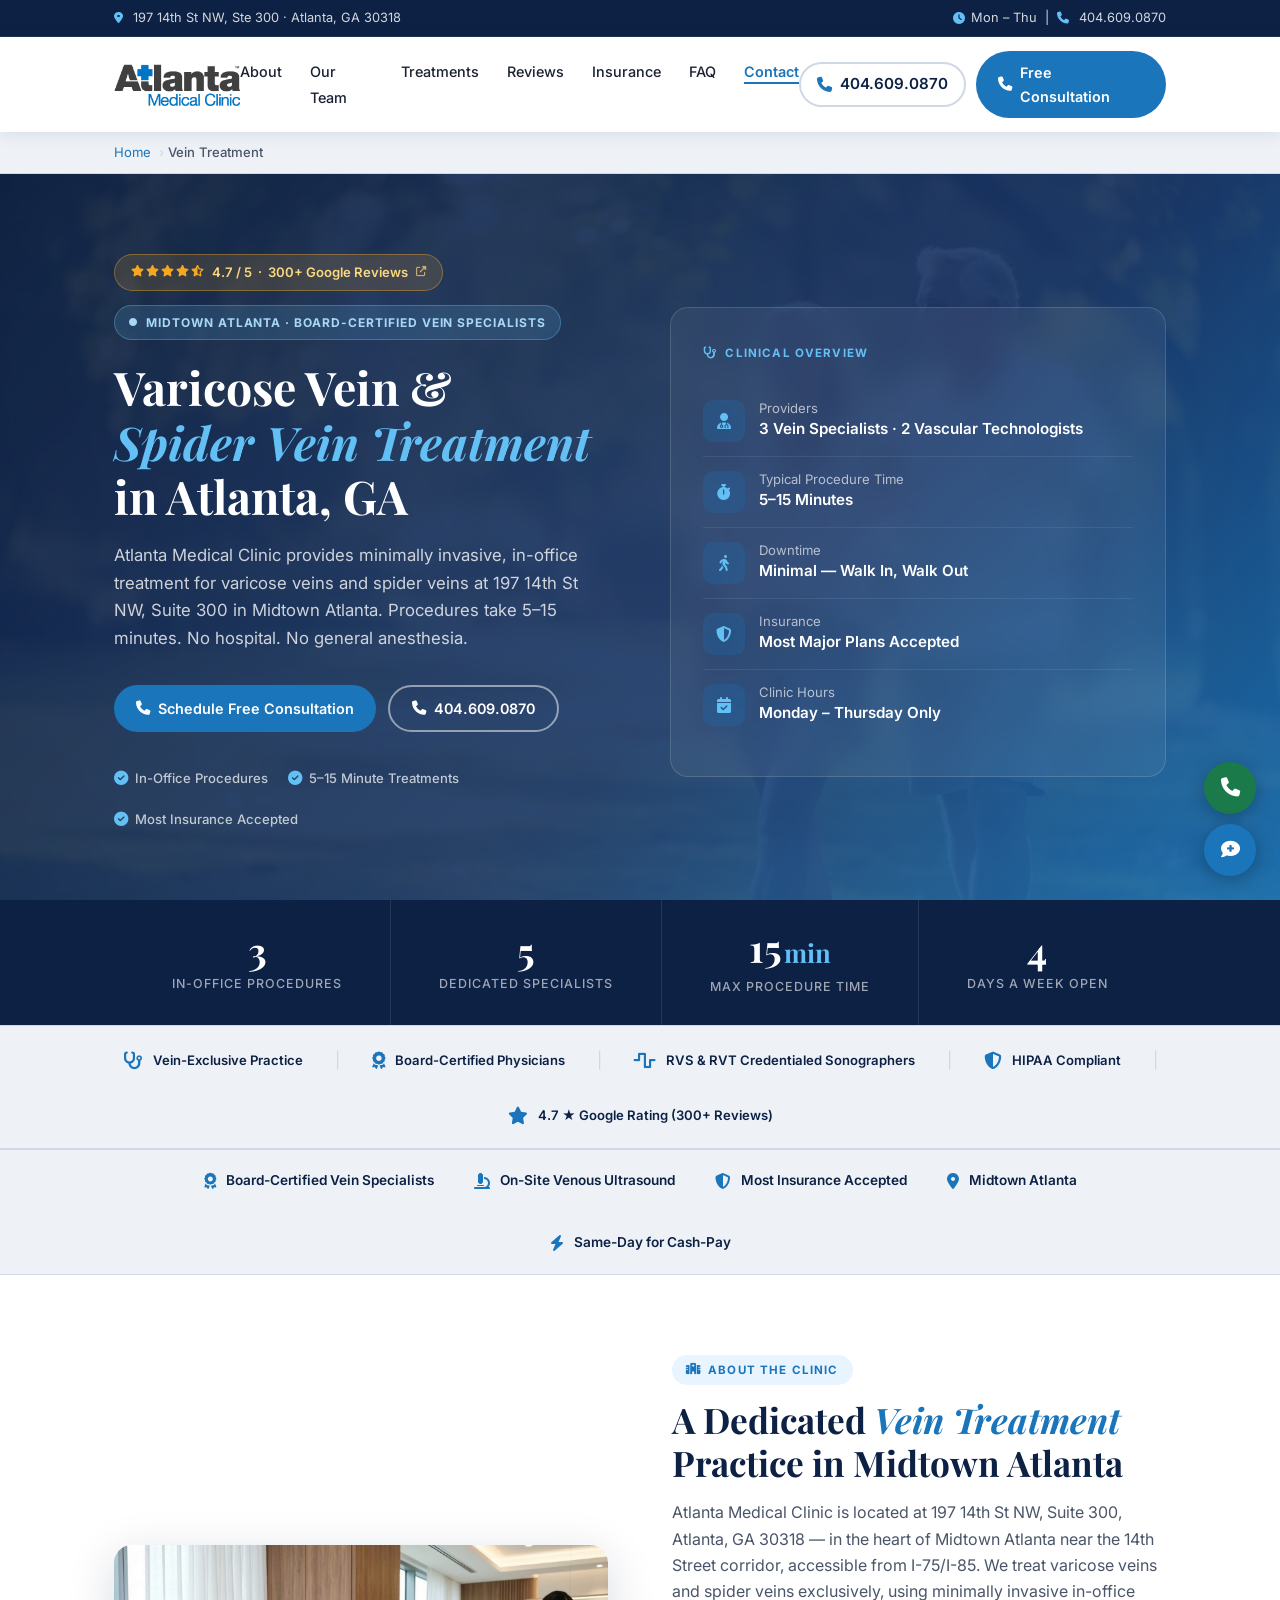
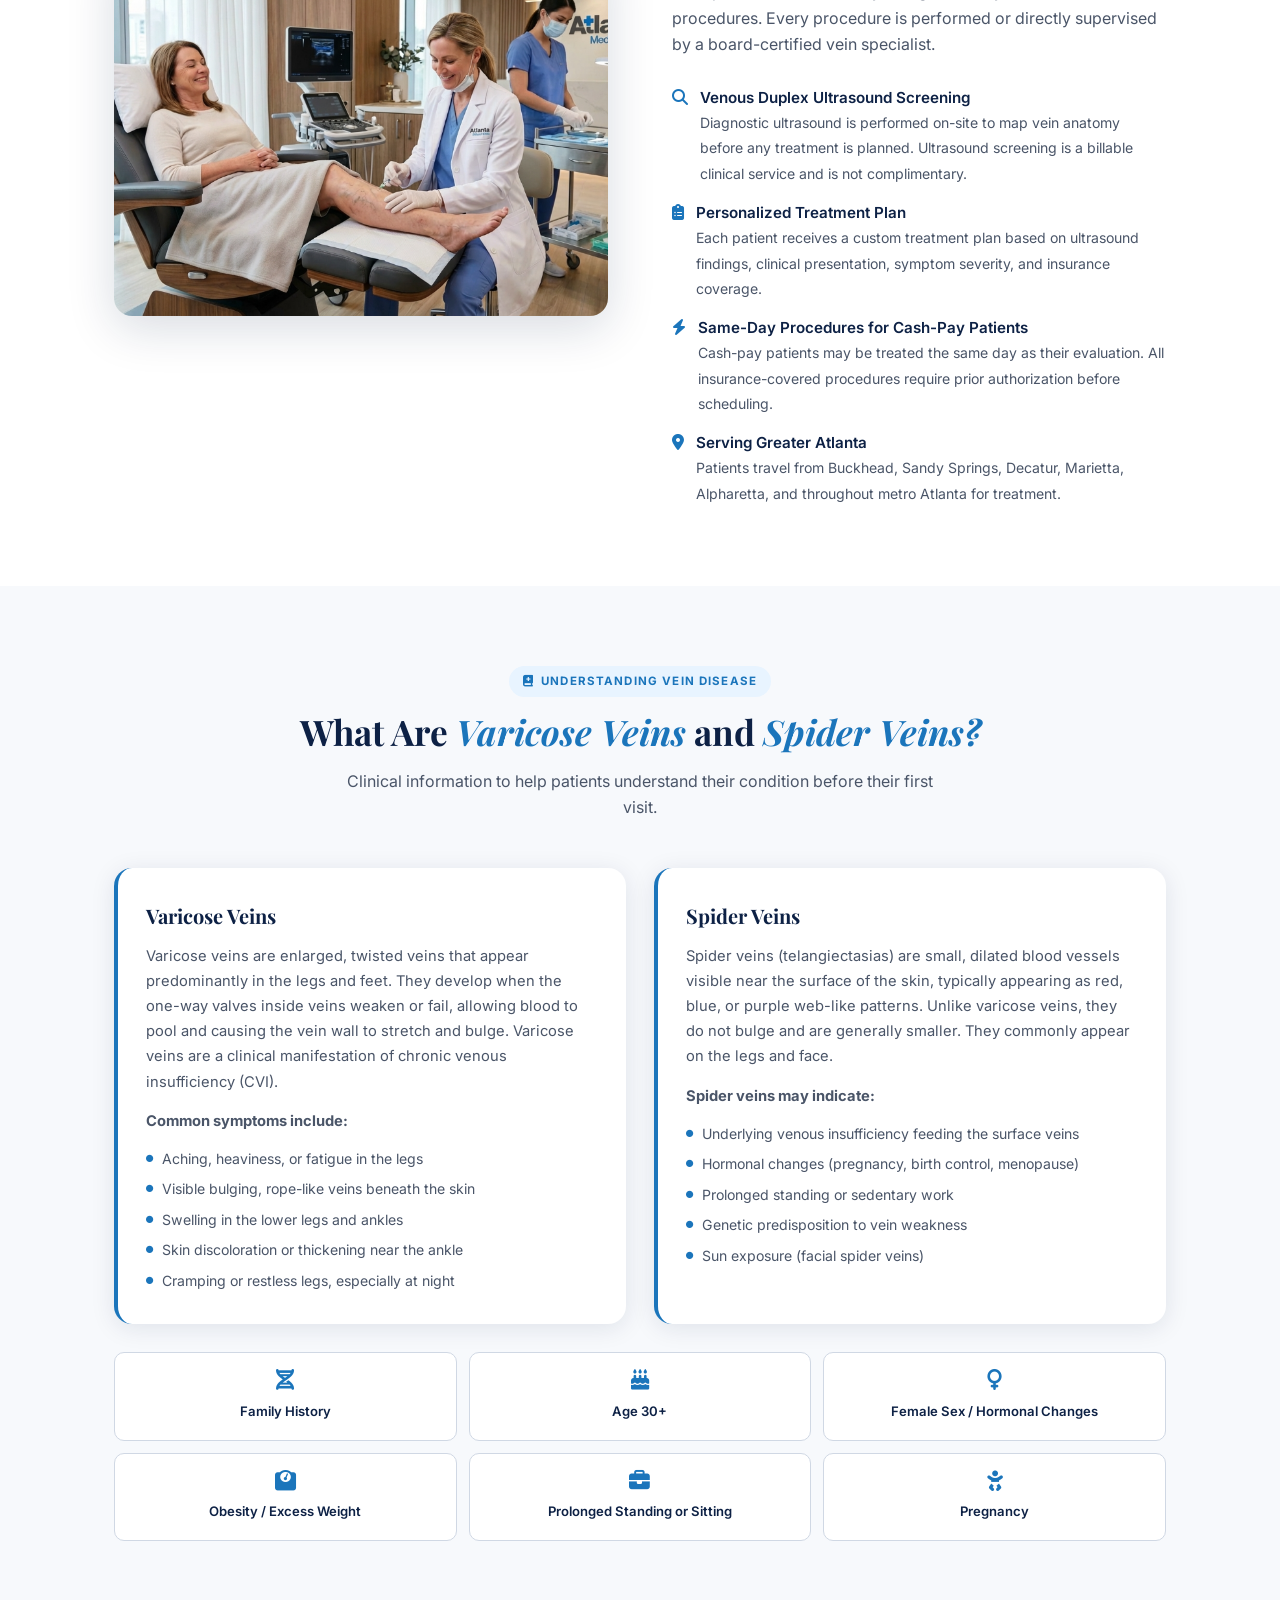
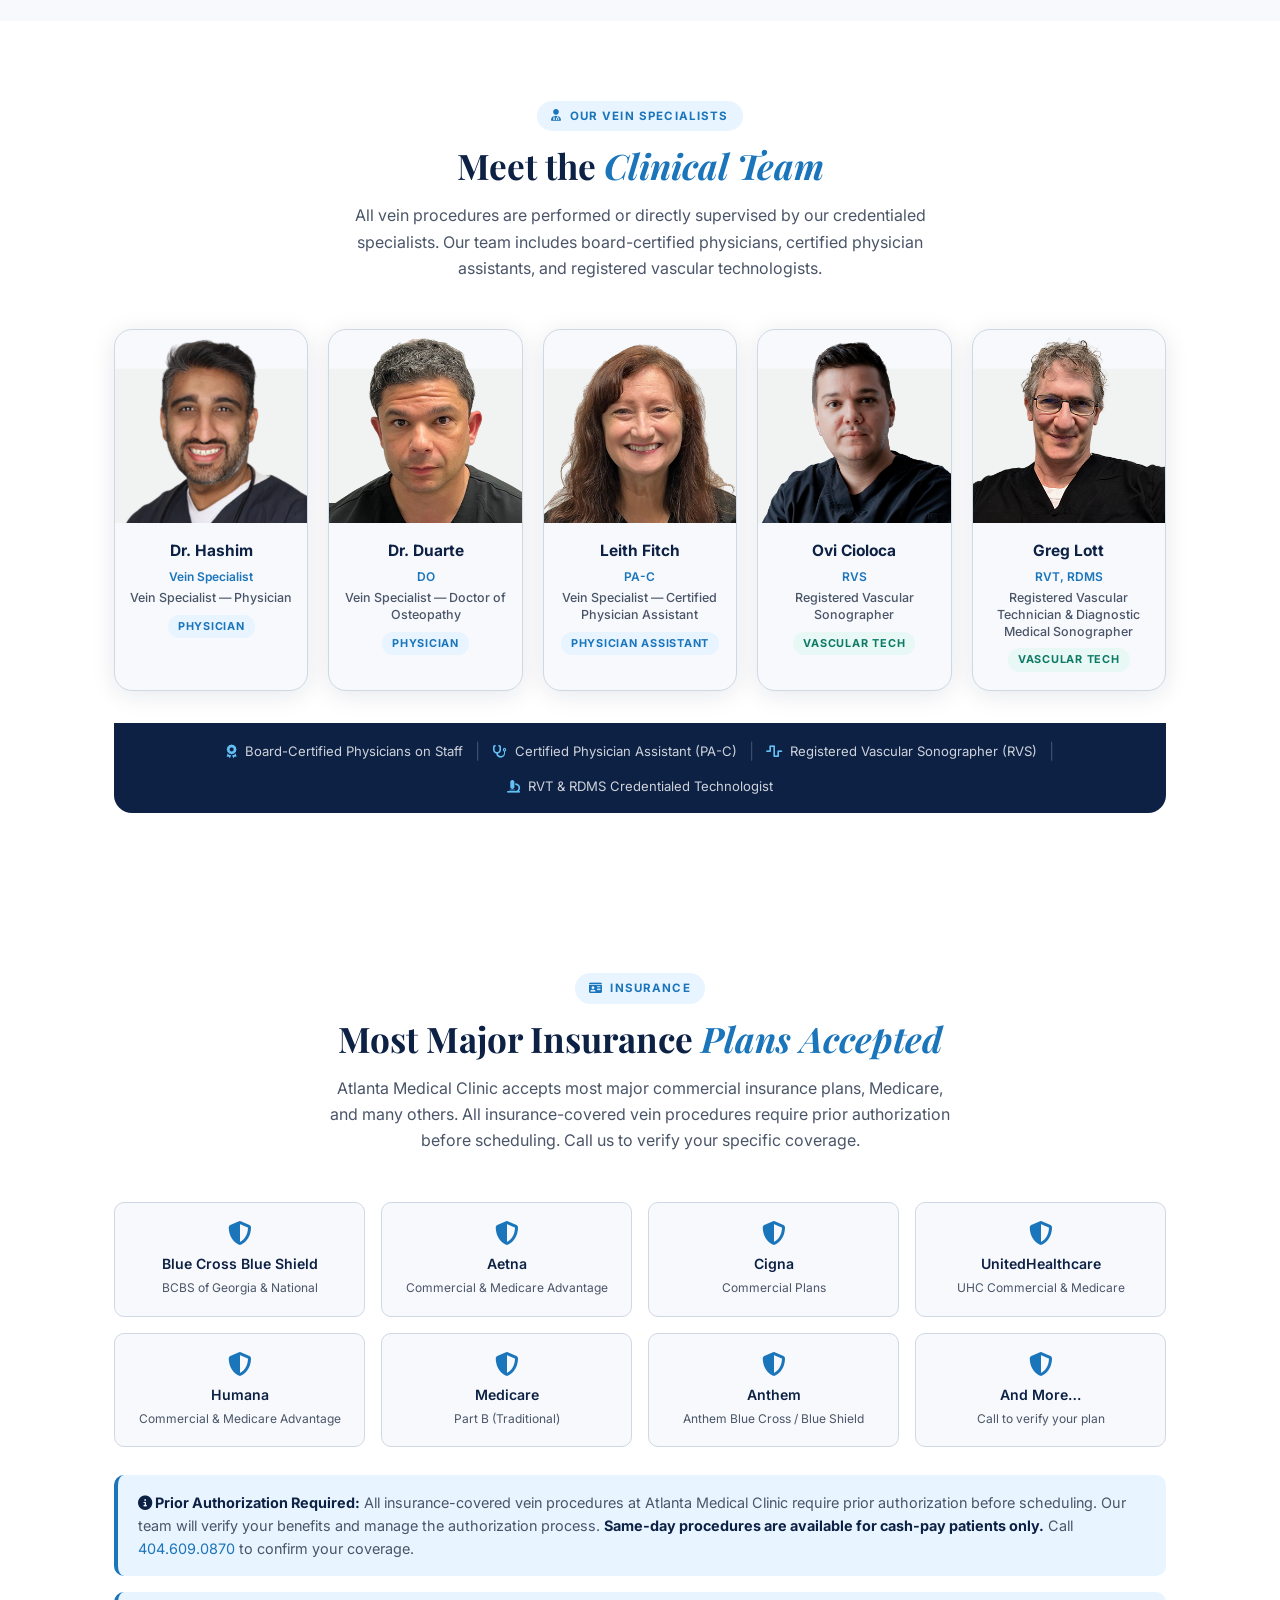
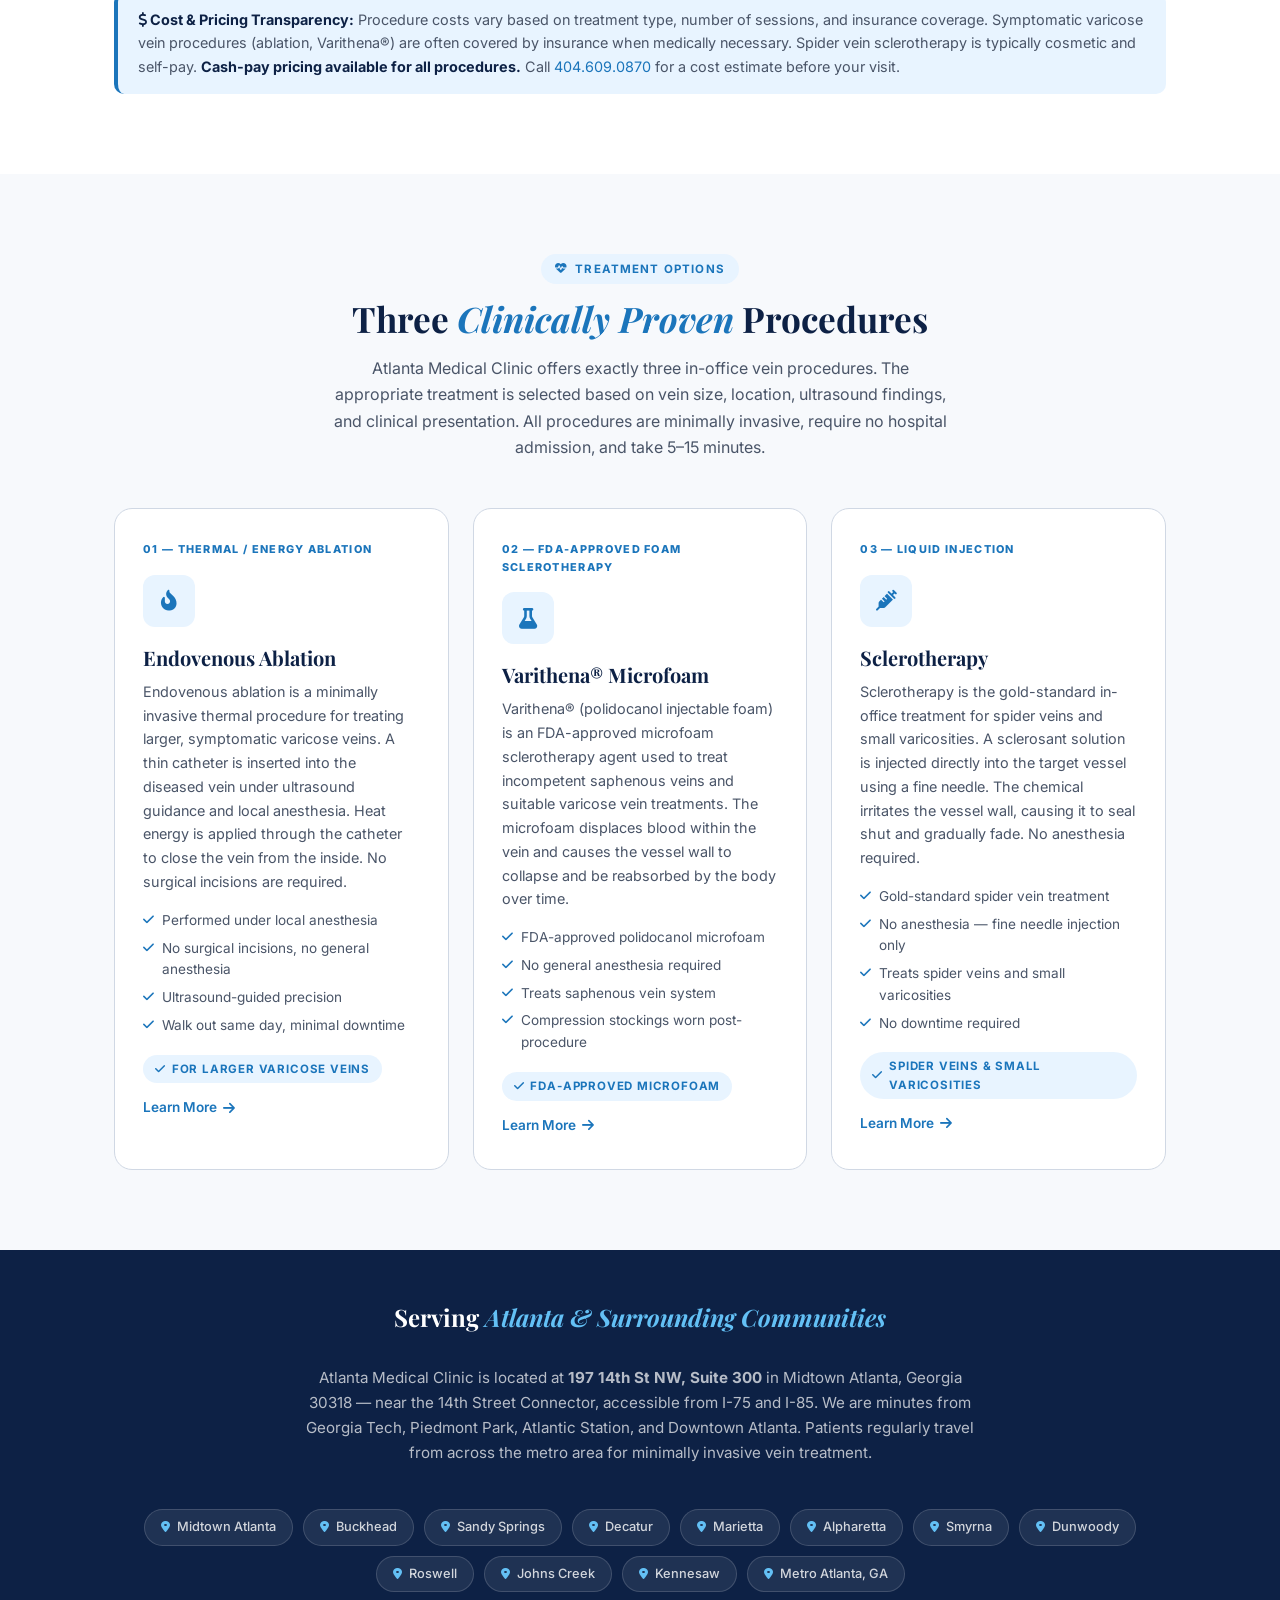
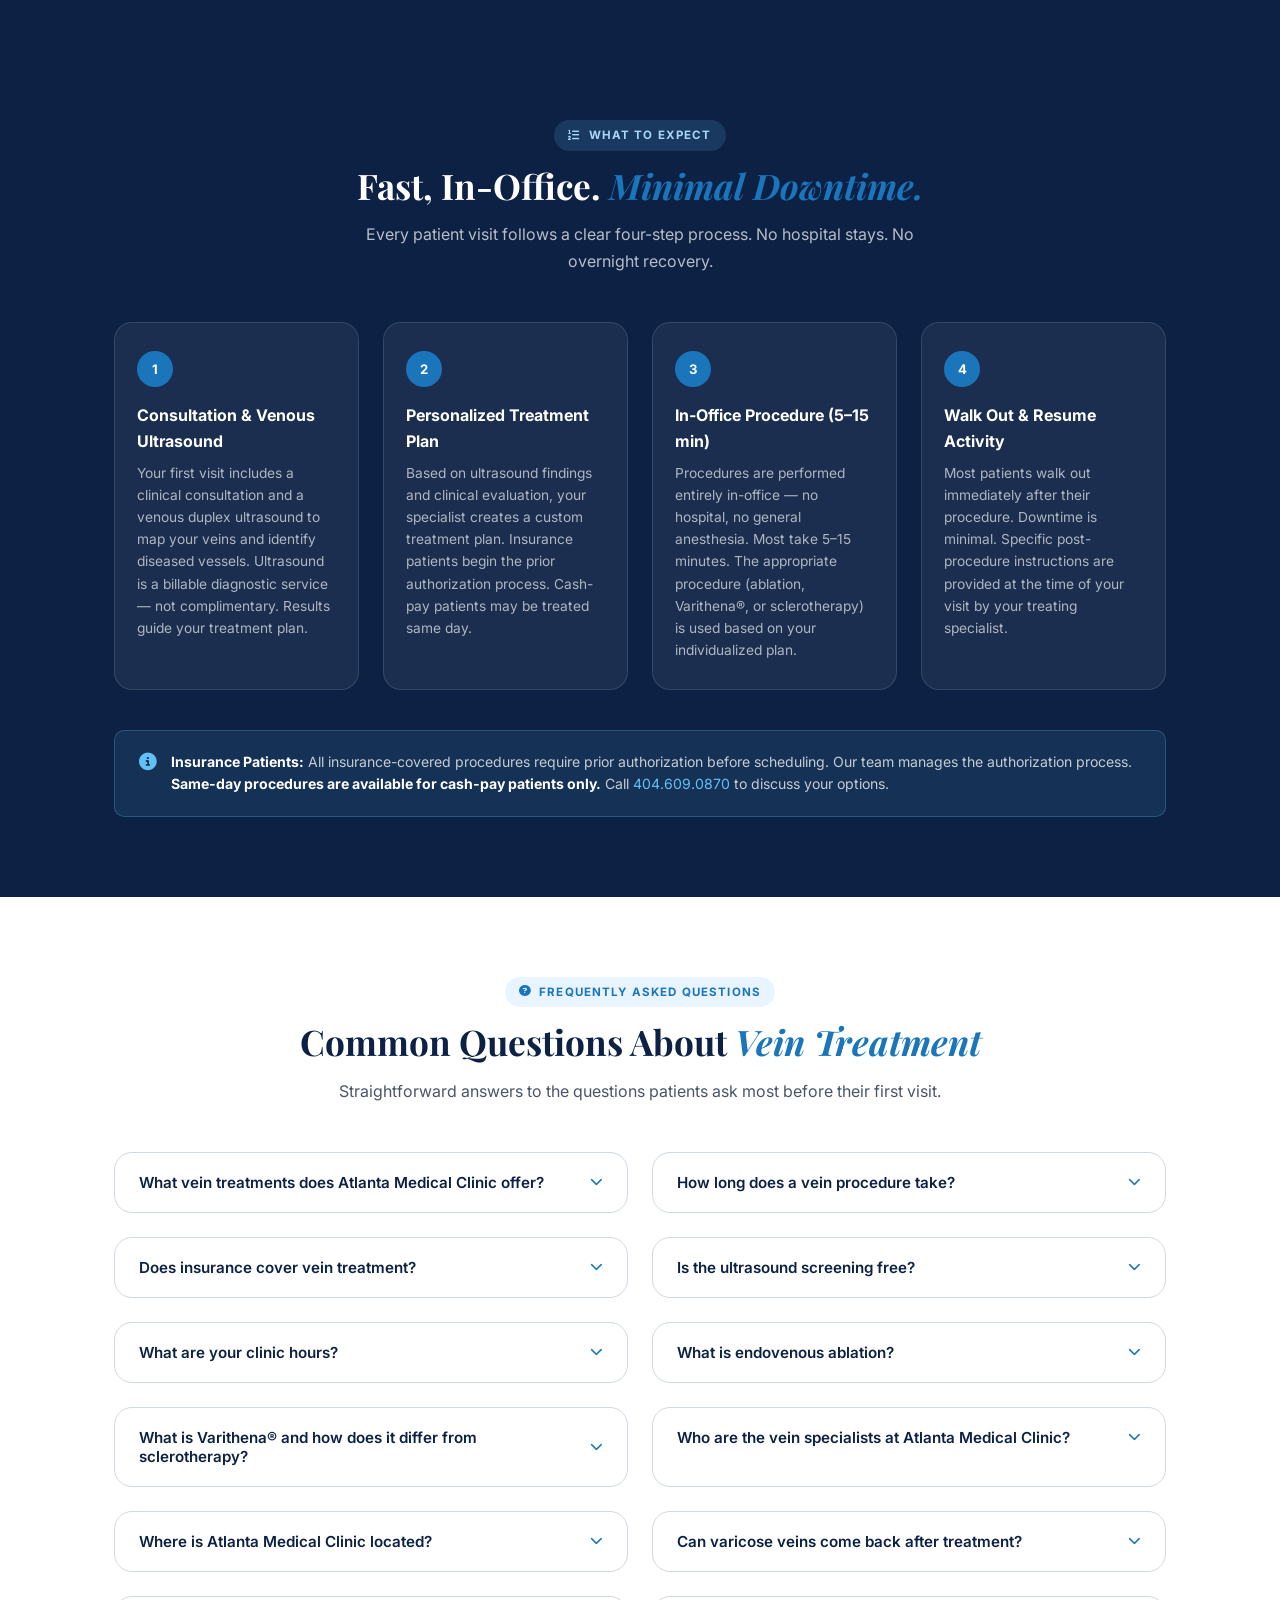
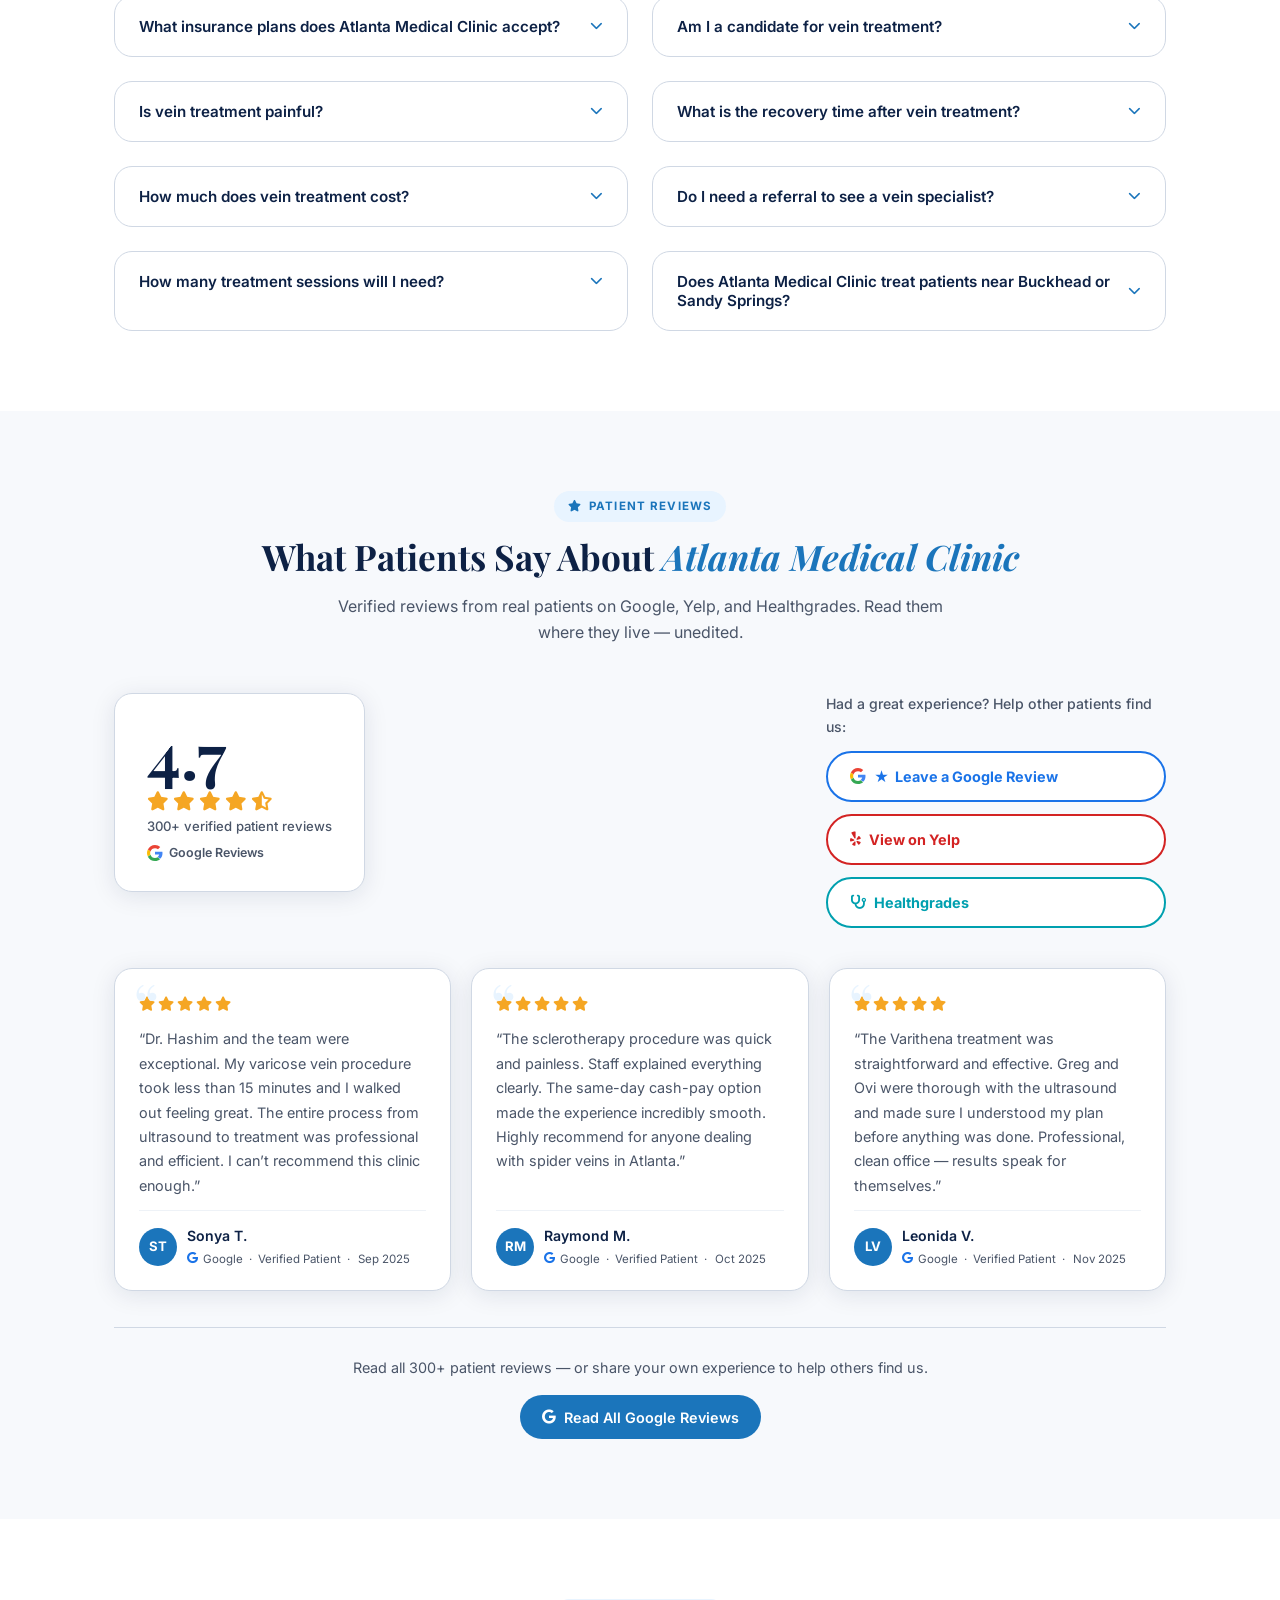
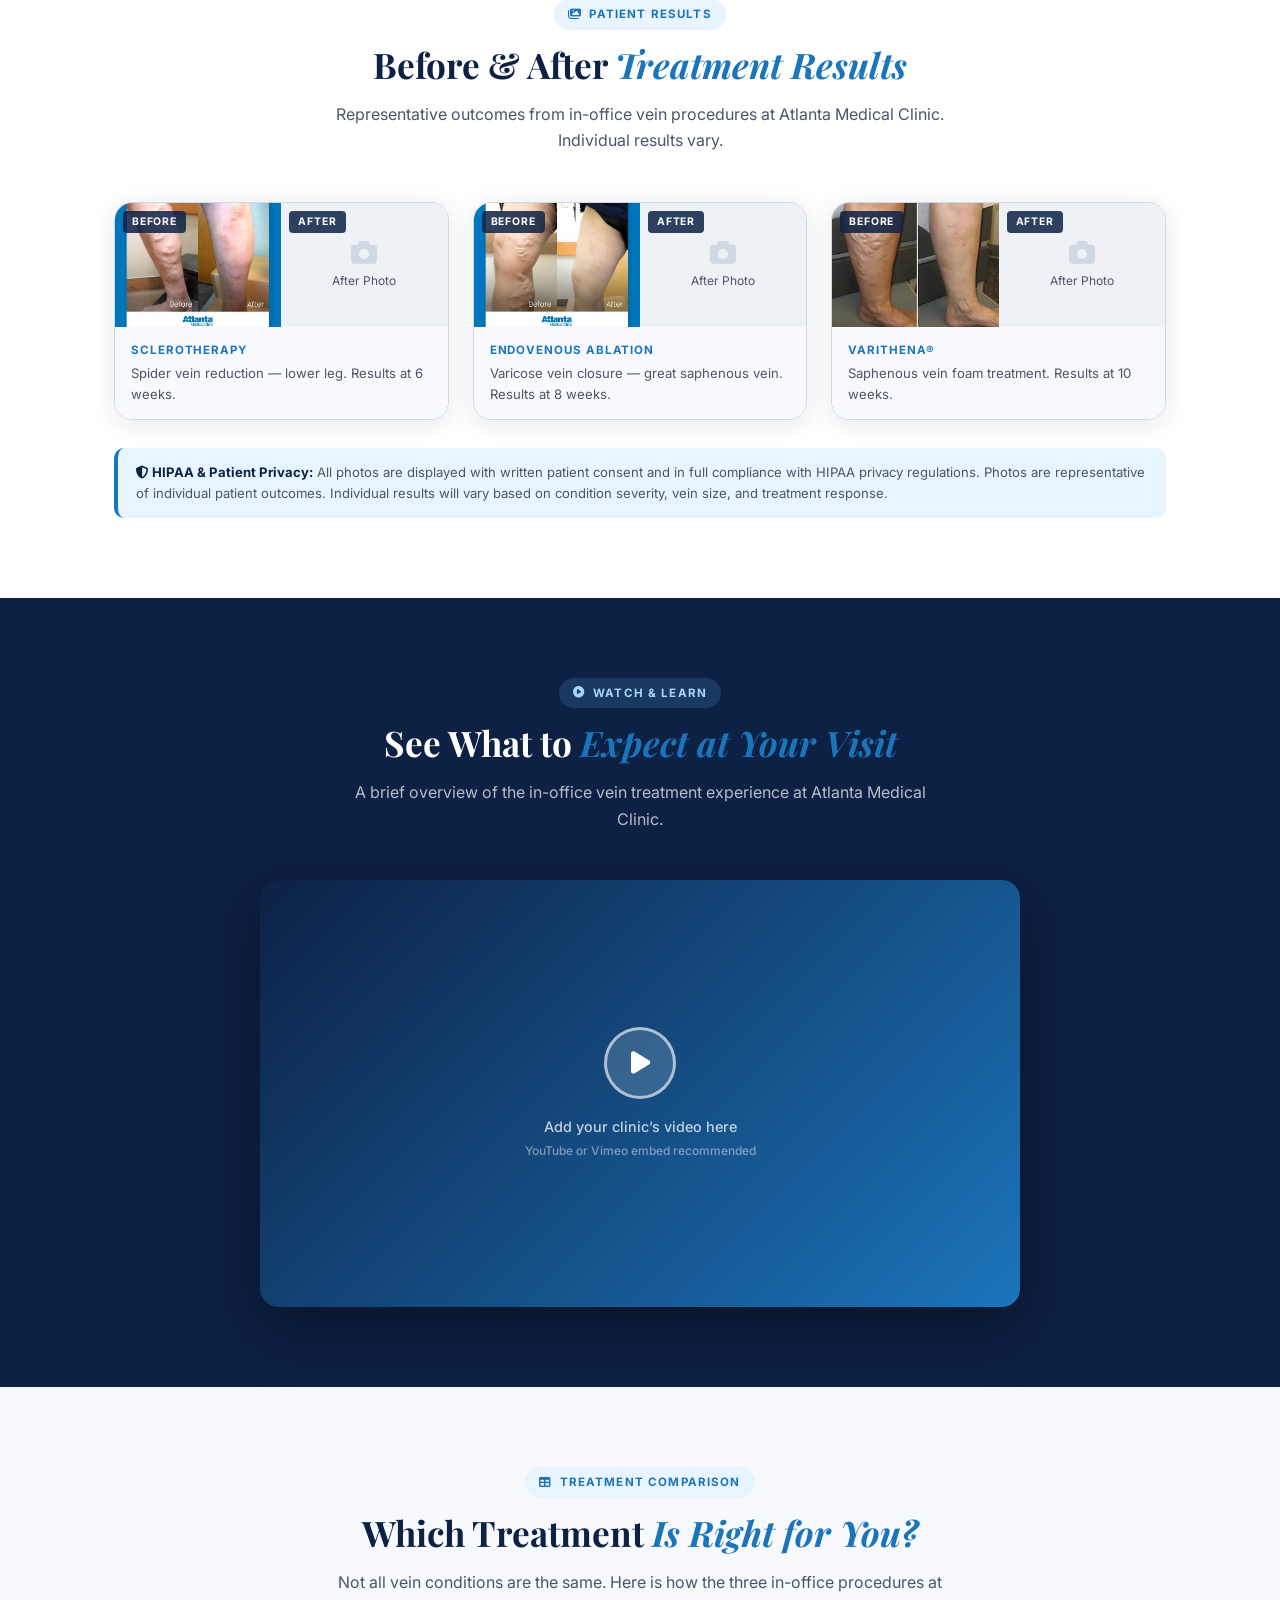
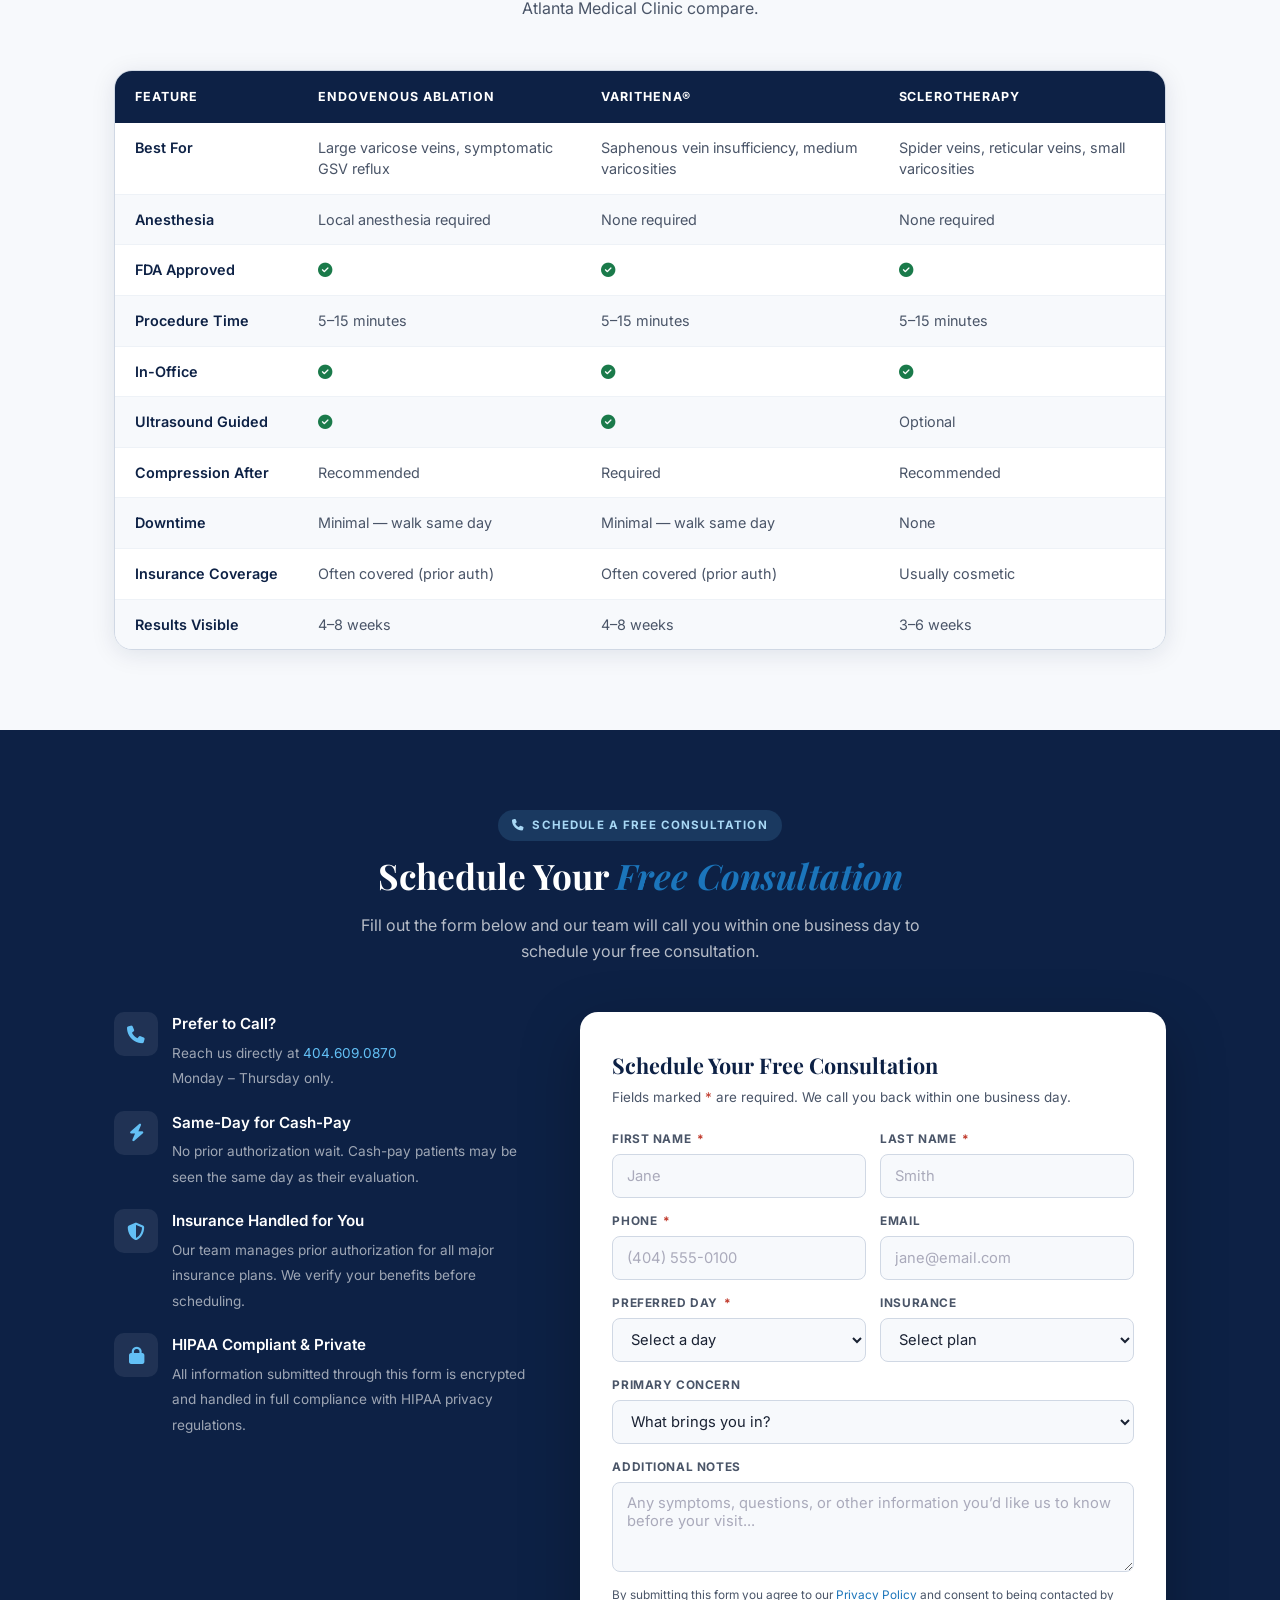
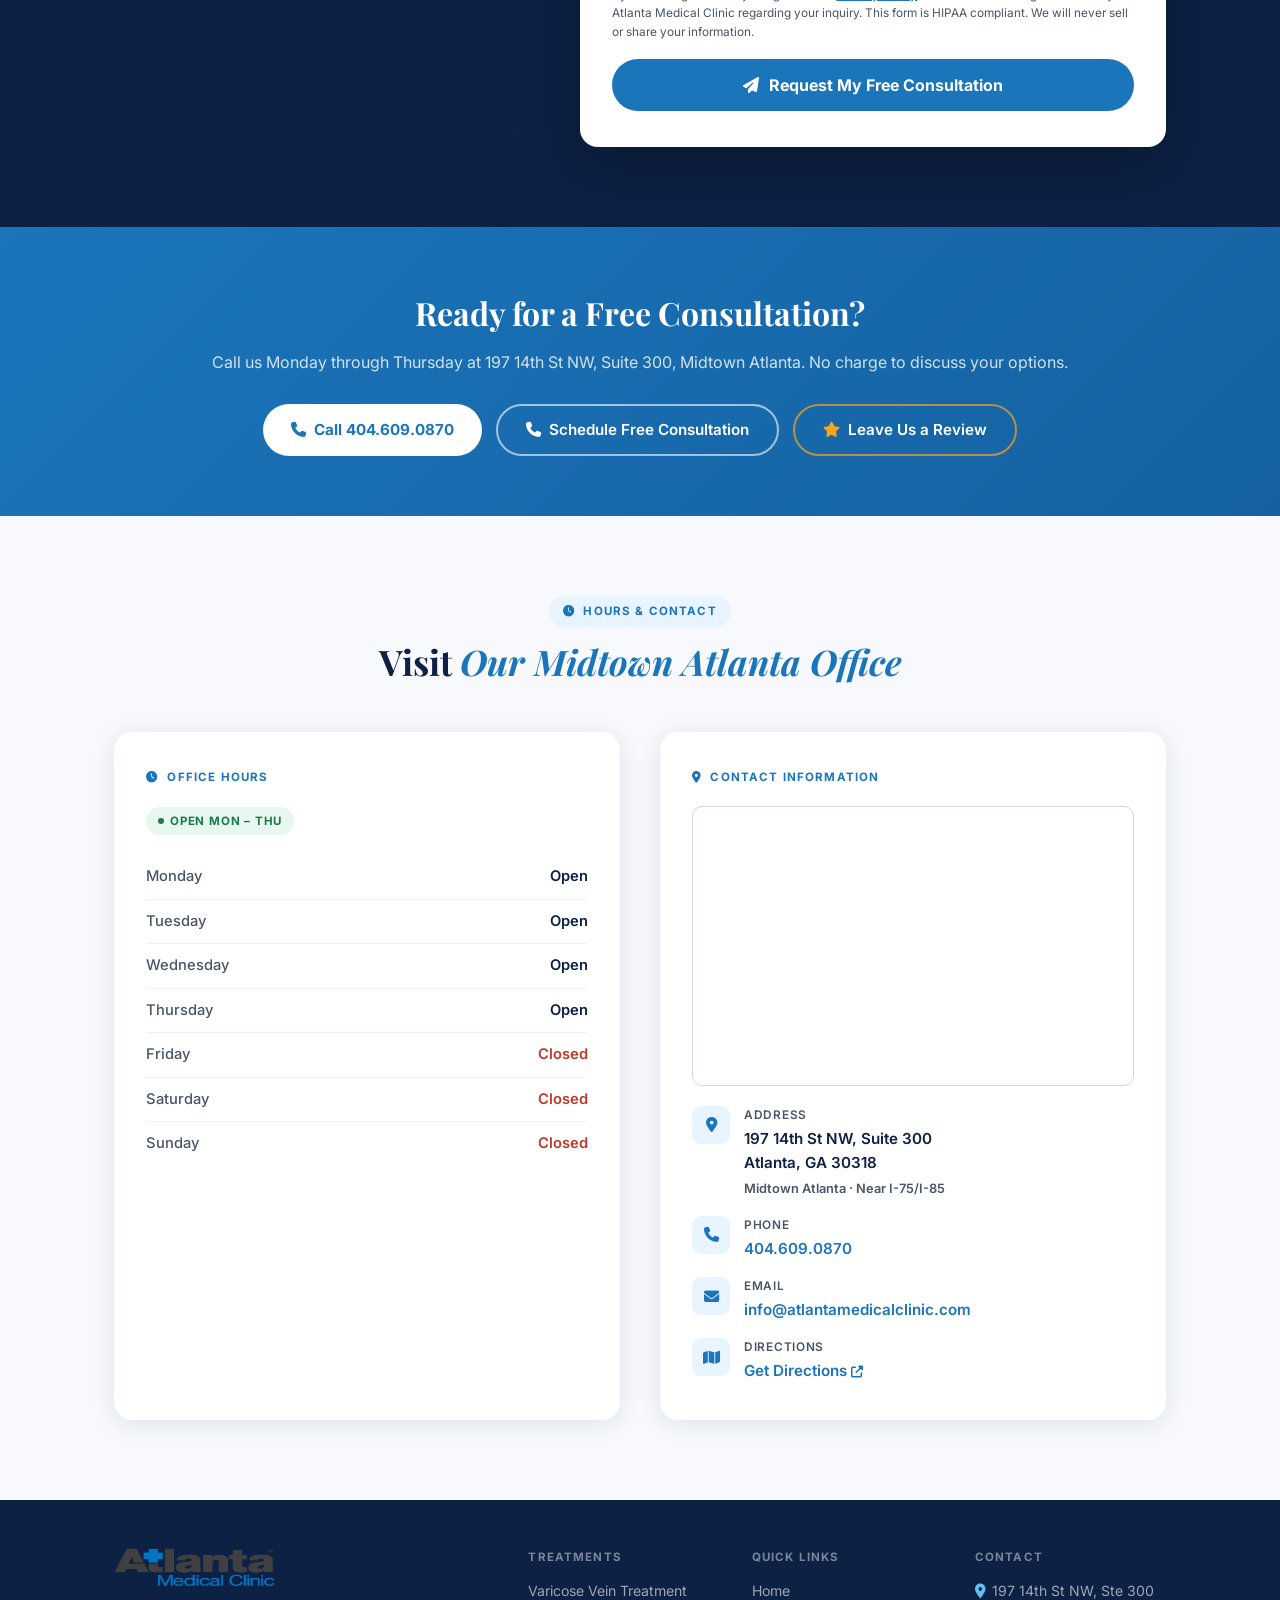
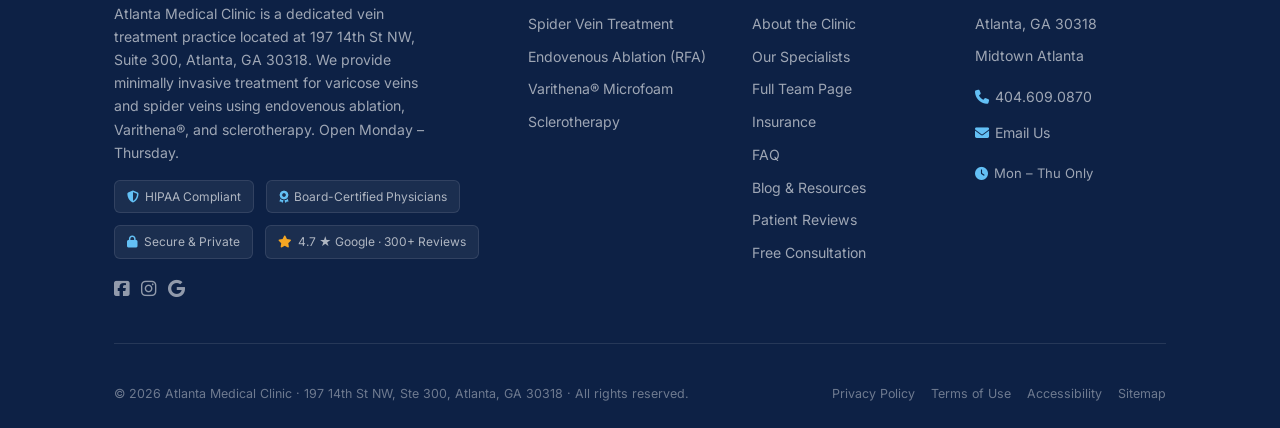
<file: sparkpage.html>
<!DOCTYPE html>
<html lang="en-US" itemscope itemtype="https://schema.org/MedicalClinic">
<head>
  <meta charset="UTF-8" />
  <meta http-equiv="X-UA-Compatible" content="IE=edge" />
  <meta name="viewport" content="width=device-width, initial-scale=1.0, viewport-fit=cover" />
  <meta http-equiv="Content-Type" content="text/html; charset=UTF-8" />
  <meta name="format-detection" content="telephone=no" />

  <!-- ═══════════════════════════════════════════════════════════════
       PRIMARY SEO META
  ════════════════════════════════════════════════════════════════ -->
  <title>Varicose Vein & Spider Vein Treatment in Atlanta, GA | Atlanta Medical Clinic</title>
  <meta name="description" content="Atlanta Medical Clinic offers minimally invasive varicose vein and spider vein treatment in Midtown Atlanta. Endovenous ablation, Varithena®, and sclerotherapy — in-office procedures in 5–15 minutes. Call 404.609.0870." />
  <meta name="keywords" content="varicose vein treatment Atlanta, spider vein removal Atlanta, endovenous ablation Atlanta, Varithena Atlanta, sclerotherapy Atlanta, vein doctor Atlanta, minimally invasive vein treatment Midtown Atlanta, vein clinic Atlanta GA" />
  <meta name="robots" content="index, follow, max-snippet:-1, max-image-preview:large, max-video-preview:-1" />
  <meta name="revisit-after" content="7 days" />
  <meta name="rating" content="general" />
  <meta name="author" content="Atlanta Medical Clinic" />
  <link rel="canonical" href="https://www.atlantamedicalvein.com/vein-treatment" />

  <!-- ═══════════════════════════════════════════════════════════════
       GEO META TAGS
  ════════════════════════════════════════════════════════════════ -->
  <meta name="geo.region" content="US-GA" />
  <meta name="geo.placename" content="Atlanta, Georgia" />
  <meta name="geo.position" content="33.7838;-84.3902" />
  <meta name="ICBM" content="33.7838, -84.3902" />

  <!-- ═══════════════════════════════════════════════════════════════
       OPEN GRAPH
  ════════════════════════════════════════════════════════════════ -->
  <meta property="og:type" content="website" />
  <meta property="og:locale" content="en_US" />
  <meta property="og:site_name" content="Atlanta Medical Clinic" />
  <meta property="og:title" content="Varicose Vein & Spider Vein Treatment in Atlanta, GA | Atlanta Medical Clinic" />
  <meta property="og:description" content="Minimally invasive varicose vein and spider vein treatment in Midtown Atlanta. Endovenous ablation, Varithena®, and sclerotherapy — in-office, 5–15 minutes. Board-certified vein specialists." />
  <meta property="og:url" content="https://www.atlantamedicalvein.com/vein-treatment" />
  <meta property="og:image" content="https://igoejeff.github.io/atlantamedicalvein/images/hero-bg.jpg" />
  <meta property="og:image:width" content="1200" />
  <meta property="og:image:height" content="630" />
  <meta property="og:image:alt" content="Atlanta Medical Clinic — Vein Treatment Specialists in Midtown Atlanta, GA" />
  <meta property="og:image:secure_url" content="https://igoejeff.github.io/atlantamedicalvein/images/hero-bg.jpg" />
  <meta property="og:updated_time" content="2026-03-12T00:00:00+00:00" />
  <meta property="article:modified_time" content="2026-03-12T00:00:00+00:00" />
  <meta property="article:published_time" content="2024-01-01T00:00:00+00:00" />
  <meta property="article:author" content="Atlanta Medical Clinic" />

  <!-- ═══════════════════════════════════════════════════════════════
       TWITTER CARD
  ════════════════════════════════════════════════════════════════ -->
  <meta name="twitter:card" content="summary_large_image" />
  <meta name="twitter:site" content="@atlantamedical" />
  <meta name="twitter:creator" content="@atlantamedical" />
  <meta name="twitter:title" content="Varicose Vein & Spider Vein Treatment in Atlanta, GA | Atlanta Medical Clinic" />
  <meta name="twitter:description" content="Minimally invasive vein treatment in Midtown Atlanta. Endovenous ablation, Varithena®, sclerotherapy. In-office, 5–15 minutes. Call 404.609.0870." />
  <meta name="twitter:image" content="https://igoejeff.github.io/atlantamedicalvein/images/hero-bg.jpg" />
  <meta name="twitter:image:alt" content="Atlanta Medical Clinic — Vein Treatment Specialists in Midtown Atlanta, GA" />
  <meta name="twitter:label1" content="Procedure Time" />
  <meta name="twitter:data1" content="5–15 minutes" />
  <meta name="twitter:label2" content="Location" />
  <meta name="twitter:data2" content="Midtown Atlanta, GA" />

  <!-- ═══════════════════════════════════════════════════════════════
       FAVICON
  ════════════════════════════════════════════════════════════════ -->
  <link rel="icon" type="image/png" href="https://igoejeff.github.io/atlantamedicalvein/images/amc-logo.png" />
  <link rel="apple-touch-icon" href="https://igoejeff.github.io/atlantamedicalvein/images/amc-logo.png" />
  <meta name="theme-color" content="#0d2145" />

  <!-- ═══════════════════════════════════════════════════════════════
       FONTS & ICONS
  ════════════════════════════════════════════════════════════════ -->
  <!-- ═══════════════════════════════════════════════════════════════
       PERFORMANCE — LCP PRELOAD (Core Web Vitals)
  ════════════════════════════════════════════════════════════════ -->
  <link rel="preload" as="image" href="https://igoejeff.github.io/atlantamedicalvein/images/hero-bg.jpg" fetchpriority="high" />
  <link rel="preload" as="image" href="https://igoejeff.github.io/atlantamedicalvein/images/amc-logo.png" />

  <link rel="preconnect" href="https://fonts.googleapis.com" />
  <link rel="preconnect" href="https://fonts.gstatic.com" crossorigin />
  <link rel="preconnect" href="https://cdn.jsdelivr.net" crossorigin />
  <link href="https://fonts.googleapis.com/css2?family=Inter:wght@300;400;500;600;700;800&family=Playfair+Display:ital,wght@0,600;0,700;1,600&display=swap&display=swap" rel="stylesheet" />
  <!-- FontAwesome deferred for performance -->
  <link rel="stylesheet" href="https://cdn.jsdelivr.net/npm/@fortawesome/fontawesome-free@6.4.0/css/all.min.css" media="print" onload="this.media='all'" />
  <noscript><link rel="stylesheet" href="https://cdn.jsdelivr.net/npm/@fortawesome/fontawesome-free@6.4.0/css/all.min.css"></noscript>

  <!-- ═══════════════════════════════════════════════════════════════
       STRUCTURED DATA — JSON-LD (Full E-E-A-T + GEO + AI Citation)
  ════════════════════════════════════════════════════════════════ -->
  <!-- VideoObject schema — TEMPLATE: Fill in real YouTube video details when available -->
  <script type="application/ld+json">
  {
    "@context": "https://schema.org",
    "@type": "VideoObject",
    "@id": "https://www.atlantamedicalvein.com/vein-treatment#video",
    "name": "Vein Treatment at Atlanta Medical Clinic — What to Expect",
    "description": "A brief overview of the minimally invasive, in-office vein treatment experience at Atlanta Medical Clinic in Midtown Atlanta, GA. Covers endovenous ablation, Varithena® microfoam, and sclerotherapy procedures.",
    "thumbnailUrl": "https://igoejeff.github.io/atlantamedicalvein/images/hero-bg.jpg",
    "uploadDate": "2024-01-01",
    "duration": "PT2M30S",
    "contentUrl": "https://www.youtube.com/watch?v=REPLACE_WITH_REAL_VIDEO_ID",
    "embedUrl": "https://www.youtube.com/embed/REPLACE_WITH_REAL_VIDEO_ID",
    "publisher": {
      "@type": "Organization",
      "name": "Atlanta Medical Clinic",
      "logo": {
        "@type": "ImageObject",
        "url": "https://igoejeff.github.io/atlantamedicalvein/images/amc-logo.png"
      }
    },
    "inLanguage": "en-US",
    "potentialAction": {
      "@type": "WatchAction",
      "target": "https://www.youtube.com/watch?v=REPLACE_WITH_REAL_VIDEO_ID"
    }
  }
  </script>

  <script type="application/ld+json">
  {
    "@context": "https://schema.org",
    "@graph": [

      {
        "@type": ["MedicalClinic", "LocalBusiness"],
        "@id": "https://www.atlantamedicalvein.com/#clinic",
        "name": "Atlanta Medical Clinic",
        "alternateName": "AMC Vein Treatment Center",
        "description": "Atlanta Medical Clinic is a dedicated vein treatment practice located in Midtown Atlanta, Georgia. We specialize in minimally invasive, in-office treatment of varicose veins and spider veins using endovenous ablation, Varithena® microfoam, and sclerotherapy. All procedures are performed by board-certified vein specialists.",
        "url": "https://www.atlantamedicalvein.com",
        "telephone": "+14046090870",
        "email": "info@atlantamedicalclinic.com",
        "logo": "https://igoejeff.github.io/atlantamedicalvein/images/amc-logo.png",
        "image": "https://igoejeff.github.io/atlantamedicalvein/images/hero-bg.jpg",
        "priceRange": "$$",
        "currenciesAccepted": "USD",
        "paymentAccepted": "Cash, Credit Card, Insurance",
        "medicalSpecialty": "Vascular Surgery",
        "address": {
          "@type": "PostalAddress",
          "streetAddress": "197 14th St NW, Suite 300",
          "addressLocality": "Atlanta",
          "addressRegion": "GA",
          "postalCode": "30318",
          "addressCountry": "US"
        },
        "geo": {
          "@type": "GeoCoordinates",
          "latitude": 33.7838,
          "longitude": -84.3902
        },
        "areaServed": [
          {"@type": "City", "name": "Atlanta"},
          {"@type": "City", "name": "Buckhead"},
          {"@type": "City", "name": "Midtown Atlanta"},
          {"@type": "City", "name": "Sandy Springs"},
          {"@type": "City", "name": "Marietta"},
          {"@type": "City", "name": "Decatur"},
          {"@type": "City", "name": "Alpharetta"},
          {"@type": "State", "name": "Georgia"}
        ],
        "openingHoursSpecification": [
          {"@type": "OpeningHoursSpecification", "dayOfWeek": "Monday", "opens": "08:00", "closes": "17:00"},
          {"@type": "OpeningHoursSpecification", "dayOfWeek": "Tuesday", "opens": "08:00", "closes": "17:00"},
          {"@type": "OpeningHoursSpecification", "dayOfWeek": "Wednesday", "opens": "08:00", "closes": "17:00"},
          {"@type": "OpeningHoursSpecification", "dayOfWeek": "Thursday", "opens": "08:00", "closes": "17:00"}
        ],
        "hasMap": "https://maps.google.com/?q=197+14th+St+NW+Ste+300+Atlanta+GA+30318",
        "aggregateRating": {
          "@type": "AggregateRating",
          "ratingValue": "4.7",
          "reviewCount": "300",
          "bestRating": "5",
          "worstRating": "1"
        },
        "review": [
          {
            "@type": "Review",
            "author": {"@type": "Person", "name": "Sonya T."},
            "datePublished": "2025-09-15",
            "reviewBody": "Dr. Hashim and the team at Atlanta Medical Clinic were exceptional. My varicose vein procedure took less than 15 minutes and I walked out feeling great. The entire process from ultrasound to treatment was handled professionally and efficiently.",
            "reviewRating": {"@type": "Rating", "ratingValue": "5", "bestRating": "5"}
          },
          {
            "@type": "Review",
            "author": {"@type": "Person", "name": "Raymond M."},
            "datePublished": "2025-10-22",
            "reviewBody": "Best decision I've ever made. The sclerotherapy procedure was quick and painless. Staff was knowledgeable and explained everything clearly. Highly recommend Atlanta Medical Clinic for anyone dealing with spider veins.",
            "reviewRating": {"@type": "Rating", "ratingValue": "5", "bestRating": "5"}
          },
          {
            "@type": "Review",
            "author": {"@type": "Person", "name": "Leonida V."},
            "datePublished": "2025-11-08",
            "reviewBody": "The Varithena treatment at Atlanta Medical Clinic was straightforward and effective. Greg and Ovi were thorough with the ultrasound and made sure I understood my treatment plan before any procedure was done.",
            "reviewRating": {"@type": "Rating", "ratingValue": "5", "bestRating": "5"}
          }
        ],
        "contactPoint": {
          "@type": "ContactPoint",
          "telephone": "+14046090870",
          "contactType": "customer service",
          "areaServed": "US-GA",
          "availableLanguage": "English",
          "hoursAvailable": [
            {"@type": "OpeningHoursSpecification", "dayOfWeek": ["Monday","Tuesday","Wednesday","Thursday"]}
          ]
        },
        "sameAs": [
          "https://www.atlantamedicalclinic.com",
          "https://www.atlantamedicalvein.com",
          "https://www.facebook.com/atlantamedicalclinic",
          "https://www.instagram.com/atlantamedicalclinic",
          "https://g.co/kgs/atlantamedicalclinic",
          "https://www.google.com/maps/place/Atlanta+Medical+Clinic/@33.7838,-84.3902,17z",
          "https://www.yelp.com/biz/atlanta-medical-clinic-atlanta-4",
          "https://www.healthgrades.com/group-directory/ga-georgia/atlanta/atlanta-medical-clinic",
          "https://www.vitals.com/clinics/atlanta-medical-clinic",
          "https://npiregistry.cms.hhs.gov"
        ],
        "employee": [
          {"@id": "https://www.atlantamedicalvein.com/#dr-hashim"},
          {"@id": "https://www.atlantamedicalvein.com/#dr-duarte"},
          {"@id": "https://www.atlantamedicalvein.com/#leith-fitch"},
          {"@id": "https://www.atlantamedicalvein.com/#ovi-cioloca"},
          {"@id": "https://www.atlantamedicalvein.com/#greg-lott"}
        ],
        "availableService": [
          {"@id": "https://www.atlantamedicalvein.com/#endovenous-ablation"},
          {"@id": "https://www.atlantamedicalvein.com/#varithena"},
          {"@id": "https://www.atlantamedicalvein.com/#sclerotherapy"}
        ]
      },

      {
        "@type": "MedicalCondition",
        "@id": "https://www.atlantamedicalvein.com/#varicose-veins",
        "name": "Varicose Veins",
        "alternateName": ["Chronic Venous Insufficiency", "CVI", "Venous Reflux"],
        "description": "Varicose veins are enlarged, twisted veins caused by weakened or damaged valves inside the veins. When these valves fail to function properly, blood pools in the vein, causing it to stretch and bulge. They are a clinical manifestation of chronic venous insufficiency (CVI) and most commonly affect the legs.",
        "associatedAnatomy": {
          "@type": "AnatomicalStructure",
          "name": "Lower Extremity Venous System"
        },
        "signOrSymptom": [
          {"@type": "MedicalSymptom", "name": "Aching or heavy legs"},
          {"@type": "MedicalSymptom", "name": "Visible bulging veins"},
          {"@type": "MedicalSymptom", "name": "Leg swelling"},
          {"@type": "MedicalSymptom", "name": "Skin discoloration near ankle"},
          {"@type": "MedicalSymptom", "name": "Nocturnal leg cramps"}
        ],
        "possibleTreatment": [
          {"@id": "https://www.atlantamedicalvein.com/#endovenous-ablation"},
          {"@id": "https://www.atlantamedicalvein.com/#varithena"}
        ],
        "relevantSpecialty": "Vascular Surgery"
      },

      {
        "@type": "MedicalCondition",
        "@id": "https://www.atlantamedicalvein.com/#spider-veins",
        "name": "Spider Veins",
        "alternateName": ["Telangiectasias", "Thread Veins", "Surface Veins"],
        "description": "Spider veins (telangiectasias) are small, dilated blood vessels visible near the skin surface, appearing as red, blue, or purple web-like patterns. They commonly occur on the legs and face and may result from venous insufficiency, hormonal changes, prolonged standing, genetic predisposition, or sun exposure.",
        "associatedAnatomy": {
          "@type": "AnatomicalStructure",
          "name": "Superficial Cutaneous Venous Network"
        },
        "signOrSymptom": [
          {"@type": "MedicalSymptom", "name": "Visible red, blue, or purple vein patterns"},
          {"@type": "MedicalSymptom", "name": "Mild burning or itching at vein site"},
          {"@type": "MedicalSymptom", "name": "Cosmetic concern on legs or face"}
        ],
        "possibleTreatment": [
          {"@id": "https://www.atlantamedicalvein.com/#sclerotherapy"}
        ],
        "relevantSpecialty": "Vascular Surgery"
      },

      {
        "@type": "MedicalWebPage",
        "@id": "https://www.atlantamedicalvein.com/vein-treatment#webpage",
        "url": "https://www.atlantamedicalvein.com/vein-treatment",
        "name": "Varicose Vein & Spider Vein Treatment in Atlanta, GA | Atlanta Medical Clinic",
        "description": "Minimally invasive varicose vein and spider vein treatment in Midtown Atlanta. Endovenous ablation, Varithena®, and sclerotherapy performed in-office in 5–15 minutes.",
        "isPartOf": {"@id": "https://www.atlantamedicalvein.com/#clinic"},
        "about": {"@id": "https://www.atlantamedicalvein.com/#clinic"},
        "datePublished": "2024-01-01",
        "dateModified": "2026-03-12",
        "lastReviewed": "2026-03-12",
        "reviewedBy": {"@id": "https://www.atlantamedicalvein.com/#dr-hashim"},
        "inLanguage": "en-US",
        "medicalAudience": {
          "@type": "MedicalAudience",
          "audienceType": "Patient",
          "healthCondition": [
            {"@type": "MedicalCondition", "name": "Varicose Veins"},
            {"@type": "MedicalCondition", "name": "Spider Veins"}
          ]
        },
        "speakable": {
          "@type": "SpeakableSpecification",
          "cssSelector": [".speakable-hero", ".speakable-about", ".speakable-treatments", ".faq-answer p"]
        },
        "breadcrumb": {"@id": "https://www.atlantamedicalvein.com/vein-treatment#breadcrumb"}
      },

      {
        "@type": "BreadcrumbList",
        "@id": "https://www.atlantamedicalvein.com/vein-treatment#breadcrumb",
        "itemListElement": [
          {
            "@type": "ListItem",
            "position": 1,
            "name": "Home",
            "item": "https://www.atlantamedicalvein.com"
          },
          {
            "@type": "ListItem",
            "position": 2,
            "name": "Vein Treatment",
            "item": "https://www.atlantamedicalvein.com/vein-treatment"
          }
        ]
      },

      {
        "@type": "WebSite",
        "@id": "https://www.atlantamedicalvein.com/#website",
        "url": "https://www.atlantamedicalvein.com",
        "name": "Atlanta Medical Clinic",
        "description": "Minimally invasive vein treatment specialists in Midtown Atlanta, Georgia.",
        "publisher": {"@id": "https://www.atlantamedicalvein.com/#clinic"},
        "potentialAction": {
          "@type": "SearchAction",
          "target": "https://www.atlantamedicalvein.com/?s={search_term_string}",
          "query-input": "required name=search_term_string"
        }
      },

      {
        "@type": "Person",
        "@id": "https://www.atlantamedicalvein.com/#dr-hashim",
        "name": "Dr. Aly Hashim",
        "jobTitle": "Vein Specialist",
        "medicalSpecialty": "Vascular Medicine",
        "description": "Dr. Aly Hashim is a vein specialist at Atlanta Medical Clinic, providing minimally invasive treatment for varicose veins and spider veins in Midtown Atlanta, Georgia.",
        "worksFor": {"@id": "https://www.atlantamedicalvein.com/#clinic"},
        "image": "https://igoejeff.github.io/atlantamedicalvein/images/team/aly-hashim.png"
      },

      {
        "@type": "Person",
        "@id": "https://www.atlantamedicalvein.com/#dr-duarte",
        "name": "Dr. Jeremias Duarte",
        "jobTitle": "Vein Specialist",
        "honorificSuffix": "DO",
        "medicalSpecialty": "Vascular Medicine",
        "description": "Dr. Jeremias Duarte, DO is a board-eligible physician and vein specialist at Atlanta Medical Clinic, focusing on minimally invasive vein procedures in Atlanta, GA.",
        "worksFor": {"@id": "https://www.atlantamedicalvein.com/#clinic"},
        "image": "https://igoejeff.github.io/atlantamedicalvein/images/team/jeremias-duarte.png"
      },

      {
        "@type": "Person",
        "@id": "https://www.atlantamedicalvein.com/#leith-fitch",
        "name": "Leith Fitch",
        "jobTitle": "Physician Assistant — Vein Specialist",
        "honorificSuffix": "PA-C",
        "description": "Leith Fitch, PA-C is a certified physician assistant and vein specialist at Atlanta Medical Clinic, performing in-office vein procedures including sclerotherapy and Varithena® in Atlanta, GA.",
        "worksFor": {"@id": "https://www.atlantamedicalvein.com/#clinic"},
        "image": "https://igoejeff.github.io/atlantamedicalvein/images/team/leith-fitch.png"
      },

      {
        "@type": "Person",
        "@id": "https://www.atlantamedicalvein.com/#ovi-cioloca",
        "name": "Ovi Cioloca",
        "jobTitle": "Vascular Technologist",
        "honorificSuffix": "RVS",
        "description": "Ovi Cioloca, RVS is a Registered Vascular Sonographer at Atlanta Medical Clinic, performing diagnostic venous duplex ultrasound to guide vein treatment planning in Atlanta, GA.",
        "worksFor": {"@id": "https://www.atlantamedicalvein.com/#clinic"},
        "image": "https://igoejeff.github.io/atlantamedicalvein/images/team/ovi-cioloca.png"
      },

      {
        "@type": "Person",
        "@id": "https://www.atlantamedicalvein.com/#greg-lott",
        "name": "Greg Lott",
        "jobTitle": "Vascular Technologist",
        "honorificSuffix": "RVT, RDMS",
        "description": "Greg Lott, RVT, RDMS is a Registered Vascular Technician and Diagnostic Medical Sonographer at Atlanta Medical Clinic, specializing in venous duplex ultrasound imaging in Atlanta, GA.",
        "worksFor": {"@id": "https://www.atlantamedicalvein.com/#clinic"},
        "image": "https://igoejeff.github.io/atlantamedicalvein/images/team/greg-lott.png"
      },

      {
        "@type": "MedicalProcedure",
        "@id": "https://www.atlantamedicalvein.com/#endovenous-ablation",
        "name": "Endovenous Ablation",
        "alternateName": ["Thermal Ablation", "Endovenous Thermal Ablation", "EVTA"],
        "description": "Endovenous ablation is a minimally invasive, in-office procedure used to treat larger symptomatic varicose veins. A thin catheter is inserted into the diseased vein under ultrasound guidance and heat energy is applied to close the vein. Performed under local anesthesia with no surgical incisions. Typical procedure time is 5–15 minutes.",
        "procedureType": "Therapeutic",
        "bodyLocation": "Lower Extremity Veins",
        "followup": "Minimal downtime. Most patients resume normal activity the same day.",
        "preparation": "Venous duplex ultrasound evaluation required prior to procedure.",
        "howPerformed": "Ultrasound-guided catheter insertion with thermal energy delivery under local anesthesia.",
        "provider": {"@id": "https://www.atlantamedicalvein.com/#clinic"},
        "relevantSpecialty": "Vascular Surgery"
      },

      {
        "@type": "MedicalProcedure",
        "@id": "https://www.atlantamedicalvein.com/#varithena",
        "name": "Varithena® Microfoam Sclerotherapy",
        "alternateName": ["Varithena", "Polidocanol Injectable Foam", "Branded Foam Sclerotherapy"],
        "description": "Varithena® is an FDA-approved injectable microfoam (polidocanol) used for the treatment of incompetent great saphenous veins, accessory saphenous veins, and visible varicosities of the great saphenous vein system. The microfoam is injected directly into the diseased vein, causing it to collapse and be reabsorbed. Performed in-office without general anesthesia.",
        "procedureType": "Therapeutic",
        "bodyLocation": "Saphenous Vein System, Lower Extremity",
        "followup": "Compression stockings worn post-procedure. Minimal downtime.",
        "preparation": "Venous duplex ultrasound evaluation required prior to procedure.",
        "legalStatus": "FDA-approved",
        "provider": {"@id": "https://www.atlantamedicalvein.com/#clinic"},
        "relevantSpecialty": "Vascular Surgery"
      },

      {
        "@type": "MedicalProcedure",
        "@id": "https://www.atlantamedicalvein.com/#sclerotherapy",
        "name": "Sclerotherapy",
        "alternateName": ["Liquid Sclerotherapy", "Spider Vein Injection", "Chemical Sclerotherapy"],
        "description": "Sclerotherapy is an in-office procedure for treating spider veins and small varicosities. A sclerosant solution is injected directly into the target vessel using a fine needle. The solution irritates the vessel wall causing it to seal shut and gradually fade. No anesthesia required. Procedure time is typically 15 minutes or less.",
        "procedureType": "Therapeutic",
        "bodyLocation": "Spider Veins, Reticular Veins, Small Varicosities, Lower Extremity",
        "followup": "Compression stockings recommended. No downtime required.",
        "preparation": "Clinical consultation required. Ultrasound may be performed for larger varicosities.",
        "provider": {"@id": "https://www.atlantamedicalvein.com/#clinic"},
        "relevantSpecialty": "Vascular Surgery"
      },

      {
        "@type": "HowTo",
        "@id": "https://www.atlantamedicalvein.com/vein-treatment#howto",
        "name": "How to Get Vein Treatment at Atlanta Medical Clinic",
        "description": "The step-by-step process for receiving minimally invasive vein treatment at Atlanta Medical Clinic in Midtown Atlanta, GA.",
        "totalTime": "PT15M",
        "supply": [
          {"@type": "HowToSupply", "name": "Venous Duplex Ultrasound"},
          {"@type": "HowToSupply", "name": "Local Anesthesia (for ablation)"},
          {"@type": "HowToSupply", "name": "Compression Stockings (post-procedure)"}
        ],
        "step": [
          {
            "@type": "HowToStep",
            "position": 1,
            "name": "Consultation & Venous Ultrasound",
            "text": "Your first visit includes a clinical consultation and a venous duplex ultrasound to map your veins and identify diseased vessels. Ultrasound is a billable diagnostic service. Results guide your treatment plan.",
            "url": "https://www.atlantamedicalvein.com/vein-treatment#expect"
          },
          {
            "@type": "HowToStep",
            "position": 2,
            "name": "Personalized Treatment Plan",
            "text": "Based on ultrasound findings and clinical evaluation, your specialist creates a custom treatment plan. Insurance patients begin the prior authorization process. Cash-pay patients may be treated same day.",
            "url": "https://www.atlantamedicalvein.com/vein-treatment#expect"
          },
          {
            "@type": "HowToStep",
            "position": 3,
            "name": "In-Office Procedure (5–15 min)",
            "text": "Procedures are performed entirely in-office — no hospital, no general anesthesia. Most take 5–15 minutes. The appropriate procedure is selected based on your individualized plan.",
            "url": "https://www.atlantamedicalvein.com/vein-treatment#expect"
          },
          {
            "@type": "HowToStep",
            "position": 4,
            "name": "Walk Out & Resume Activity",
            "text": "Most patients walk out immediately after their procedure. Downtime is minimal. Specific post-procedure instructions are provided by your treating specialist.",
            "url": "https://www.atlantamedicalvein.com/vein-treatment#expect"
          }
        ]
      },

      {
        "@type": "MedicalCondition",
        "@id": "https://www.atlantamedicalvein.com/#reticular-veins",
        "name": "Reticular Veins",
        "alternateName": ["Feeder Veins", "Blue Veins", "Intradermal Varicosities"],
        "description": "Reticular veins are small, dilated blue-green veins visible beneath the skin, typically 1–3 mm in diameter. They often feed spider veins (telangiectasias) and are an intermediate stage between varicose veins and spider veins. They are commonly treated with sclerotherapy.",
        "associatedAnatomy": {
          "@type": "AnatomicalStructure",
          "name": "Superficial Venous Network, Lower Extremity"
        },
        "signOrSymptom": [
          {"@type": "MedicalSymptom", "name": "Visible blue-green vein network under skin"},
          {"@type": "MedicalSymptom", "name": "Mild aching or discomfort"},
          {"@type": "MedicalSymptom", "name": "Feeding spider vein clusters"}
        ],
        "possibleTreatment": [
          {"@id": "https://www.atlantamedicalvein.com/#sclerotherapy"}
        ],
        "relevantSpecialty": "Vascular Surgery"
      },

      {
        "@type": "FAQPage",
        "mainEntity": [
          {
            "@type": "Question",
            "name": "What vein treatments does Atlanta Medical Clinic offer?",
            "acceptedAnswer": {
              "@type": "Answer",
              "text": "Atlanta Medical Clinic offers three minimally invasive, in-office vein treatments: endovenous ablation (thermal procedure for larger varicose veins), Varithena® microfoam sclerotherapy (FDA-approved injectable foam for suitable varicose vein treatments), and sclerotherapy (liquid injection for spider veins and small varicosities)."
            }
          },
          {
            "@type": "Question",
            "name": "How long does a vein treatment procedure take at Atlanta Medical Clinic?",
            "acceptedAnswer": {
              "@type": "Answer",
              "text": "Most vein procedures at Atlanta Medical Clinic take between 5 and 15 minutes and are performed in-office. Patients typically walk in and walk out the same day with minimal downtime."
            }
          },
          {
            "@type": "Question",
            "name": "Does Atlanta Medical Clinic accept insurance for vein treatment?",
            "acceptedAnswer": {
              "@type": "Answer",
              "text": "Yes, Atlanta Medical Clinic accepts most major insurance plans for vein treatment. However, insurance-covered procedures require prior authorization before they can be scheduled. Same-day procedures are available for cash-pay patients only."
            }
          },
          {
            "@type": "Question",
            "name": "Is the ultrasound screening free at Atlanta Medical Clinic?",
            "acceptedAnswer": {
              "@type": "Answer",
              "text": "No. Ultrasound screening at Atlanta Medical Clinic is a diagnostic service and is not complimentary. A venous duplex ultrasound is performed to map vein anatomy and guide treatment planning prior to any procedure."
            }
          },
          {
            "@type": "Question",
            "name": "What are the clinic hours for Atlanta Medical Clinic?",
            "acceptedAnswer": {
              "@type": "Answer",
              "text": "Atlanta Medical Clinic is open Monday through Thursday only. The clinic is closed on Friday, Saturday, and Sunday. The office is located at 197 14th St NW, Suite 300, Atlanta, GA 30318. Call 404.609.0870 to schedule."
            }
          },
          {
            "@type": "Question",
            "name": "Where is Atlanta Medical Clinic located?",
            "acceptedAnswer": {
              "@type": "Answer",
              "text": "Atlanta Medical Clinic is located at 197 14th St NW, Suite 300, Atlanta, GA 30318, in Midtown Atlanta near the 14th Street corridor. The clinic is accessible from I-75/I-85 and serves patients throughout the greater Atlanta metro area including Buckhead, Sandy Springs, Decatur, Marietta, and Alpharetta."
            }
          },
          {
            "@type": "Question",
            "name": "What is endovenous ablation and is it painful?",
            "acceptedAnswer": {
              "@type": "Answer",
              "text": "Endovenous ablation is a minimally invasive procedure that uses thermal energy to close diseased varicose veins from the inside. A thin catheter is inserted into the vein under ultrasound guidance and local anesthesia is administered, so patients typically experience minimal discomfort. The procedure requires no surgical incisions and takes 5–15 minutes."
            }
          },
          {
            "@type": "Question",
            "name": "What is Varithena® and how is it different from regular sclerotherapy?",
            "acceptedAnswer": {
              "@type": "Answer",
              "text": "Varithena® is an FDA-approved injectable microfoam (polidocanol) specifically designed for treating incompetent saphenous veins and larger varicosities. Unlike traditional liquid sclerotherapy, the microfoam can fill and treat larger, more complex venous segments. Standard liquid sclerotherapy is used for spider veins and smaller surface varicosities."
            }
          },
          {
            "@type": "Question",
            "name": "Who are the vein specialists at Atlanta Medical Clinic?",
            "acceptedAnswer": {
              "@type": "Answer",
              "text": "The vein treatment team at Atlanta Medical Clinic includes Dr. Aly Hashim (Vein Specialist), Dr. Jeremias Duarte, DO (Vein Specialist), Leith Fitch, PA-C (Physician Assistant — Vein Specialist), Ovi Cioloca, RVS (Registered Vascular Sonographer), and Greg Lott, RVT, RDMS (Registered Vascular Technician)."
            }
          },
          {
            "@type": "Question",
            "name": "Can varicose veins come back after treatment?",
            "acceptedAnswer": {
              "@type": "Answer",
              "text": "Treated veins do not return after successful closure. However, new varicose veins can develop over time due to underlying venous insufficiency, genetics, lifestyle, or hormonal factors. Regular follow-up and ultrasound monitoring can identify new disease early. Your specialist will discuss your individual risk and long-term management options."
            }
          },
          {
            "@type": "Question",
            "name": "Does Atlanta Medical Clinic treat vein patients near Buckhead or Sandy Springs?",
            "acceptedAnswer": {
              "@type": "Answer",
              "text": "Yes. Atlanta Medical Clinic at 197 14th St NW, Suite 300, Atlanta, GA 30318 is centrally located in Midtown Atlanta and easily accessible from Buckhead, Sandy Springs, Decatur, Marietta, Alpharetta, Dunwoody, Smyrna, and throughout the metro Atlanta area via I-75 and I-85."
            }
          },
          {
            "@type": "Question",
            "name": "What insurance does Atlanta Medical Clinic accept?",
            "acceptedAnswer": {
              "@type": "Answer",
              "text": "Atlanta Medical Clinic accepts most major insurance plans including Blue Cross Blue Shield, Aetna, Cigna, UnitedHealthcare, Humana, Medicare, and many others. All insurance-covered vein procedures require prior authorization. Call 404.609.0870 to verify your specific plan."
            }
          },
          {
            "@type": "Question",
            "name": "Am I a candidate for vein treatment?",
            "acceptedAnswer": {
              "@type": "Answer",
              "text": "Most adults with symptomatic varicose veins or spider veins are candidates for minimally invasive vein treatment. A clinical consultation and venous duplex ultrasound at Atlanta Medical Clinic will determine the appropriate treatment for your specific condition. Common symptoms that indicate candidacy include leg aching, heaviness, visible bulging veins, swelling, and skin changes near the ankle."
            }
          },
          {
            "@type": "Question",
            "name": "Is vein treatment painful?",
            "acceptedAnswer": {
              "@type": "Answer",
              "text": "Most patients report minimal discomfort during in-office vein procedures at Atlanta Medical Clinic. Endovenous ablation is performed under local anesthesia, so the treated area is numb during the procedure. Sclerotherapy and Varithena® involve small needle injections. Mild soreness or bruising may occur after treatment and typically resolves within a few days."
            }
          },
          {
            "@type": "Question",
            "name": "What is the recovery time after vein treatment?",
            "acceptedAnswer": {
              "@type": "Answer",
              "text": "Recovery after minimally invasive vein treatment at Atlanta Medical Clinic is minimal. Most patients walk out immediately after the procedure and resume normal daily activities the same day. Compression stockings are typically recommended after certain procedures. Your specialist will provide specific post-procedure instructions at your visit."
            }
          },
          {
            "@type": "Question",
            "name": "How much does vein treatment cost at Atlanta Medical Clinic?",
            "acceptedAnswer": {
              "@type": "Answer",
              "text": "The cost of vein treatment depends on the type of procedure, the number of sessions, and your insurance coverage. Symptomatic varicose vein procedures (endovenous ablation and Varithena®) are often covered by insurance when medically necessary and prior authorized. Sclerotherapy for cosmetic spider veins is typically self-pay. Cash-pay pricing is available for all procedures. Call 404.609.0870 for a personalized cost estimate."
            }
          },
          {
            "@type": "Question",
            "name": "What are reticular veins and do you treat them?",
            "acceptedAnswer": {
              "@type": "Answer",
              "text": "Reticular veins are small, blue-green veins visible beneath the skin, typically 1–3 mm in diameter. They often feed spider veins and are an intermediate stage between varicose and spider veins. Atlanta Medical Clinic treats reticular veins with sclerotherapy. A clinical evaluation will determine whether reticular veins are contributing to your spider vein pattern."
            }
          },
          {
            "@type": "Question",
            "name": "Do I need a referral to see a vein specialist at Atlanta Medical Clinic?",
            "acceptedAnswer": {
              "@type": "Answer",
              "text": "Most patients do not need a referral to schedule a consultation at Atlanta Medical Clinic. However, your insurance plan may require a referral or prior authorization for covered procedures. Our team verifies your specific insurance requirements when you call 404.609.0870 Monday through Thursday."
            }
          },
          {
            "@type": "Question",
            "name": "How many vein treatment sessions will I need?",
            "acceptedAnswer": {
              "@type": "Answer",
              "text": "The number of sessions required depends on the type and extent of your vein disease. Larger varicose veins treated with endovenous ablation or Varithena® may require one to two sessions per vein segment. Spider veins treated with sclerotherapy often require multiple sessions spaced 4–6 weeks apart for optimal results. Your specialist will provide a realistic treatment timeline at your consultation."
            }
          }
        ]
      }

    ]
  }
  </script>

  <!-- ═══════════════════════════════════════════════════════════════
       STYLES
  ════════════════════════════════════════════════════════════════ -->
  <style>
    *, *::before, *::after { box-sizing: border-box; margin: 0; padding: 0; }
    html { scroll-behavior: smooth; }
    body {
      font-family: 'Inter', sans-serif;
      background: #f7f9fc;
      color: #1a2233;
      line-height: 1.6;
      -webkit-font-smoothing: antialiased;
    }
    img { max-width: 100%; display: block; }
    a { color: inherit; text-decoration: none; }

    /* ═══════════════════════════════════════════════════════════
       TEMPLATE BRAND TOKENS — Replace these for each new client
       1. --navy       → client primary dark color
       2. --blue       → client accent/action color
       3. --blue-mid   → darker shade of --blue (hover states)
       4. --blue-light → very light tint of --blue (backgrounds)
       5. --gold       → optional secondary accent
       Search for «TEMPLATE:» comments below for all swap points
    ════════════════════════════════════════════════════════════ */
    :root {
      --navy:       #0d2145;   /* TEMPLATE: primary dark (nav, hero, footer) */
      --blue:       #1B75BB;   /* TEMPLATE: action color (buttons, links, icons) */
      --blue-mid:   #1561a0;   /* TEMPLATE: button hover — usually darken --blue 10% */
      --blue-light: #e8f4ff;   /* TEMPLATE: light tint for card backgrounds */
      --gold:       #c8973a;   /* TEMPLATE: optional accent (badges, highlights) */
      --white:      #ffffff;
      --off-white:  #f7f9fc;
      --light-gray: #eef2f7;
      --mid-gray:   #d0d8e4;
      --text:       #1a2233;
      --text-muted: #4a5568;
      --radius:     10px;
      --radius-lg:  18px;
      --shadow:     0 4px 24px rgba(13,33,69,.10);
      --shadow-lg:  0 12px 48px rgba(13,33,69,.16);
    }

    /* ── GLOBAL SCROLL OFFSET (sticky header) ──────────────────── */
    /* Ensures anchor links land below the fixed header */
    [id] { scroll-margin-top: 80px; }
    @media (max-width: 768px) { [id] { scroll-margin-top: 70px; } }

    /* ── SKIP NAV (Accessibility) ─────────────────────────────── */
    .skip-nav {
      position: absolute; top: -100%; left: 0;
      background: var(--blue); color: #fff;
      padding: 12px 20px; font-weight: 700;
      z-index: 9999; border-radius: 0 0 8px 0;
    }
    .skip-nav:focus { top: 0; }

    .container { max-width: 1100px; margin: 0 auto; padding: 0 24px; }
    section { padding: 80px 0; }

    /* ── TOP BAR ──────────────────────────────────────────────── */
    .top-bar {
      background: var(--navy);
      color: rgba(255,255,255,.82);
      font-size: 0.8rem; padding: 8px 0;
      border-bottom: 1px solid rgba(255,255,255,.08);
    }
    .top-bar-inner { display: flex; align-items: center; justify-content: space-between; gap: 16px; flex-wrap: wrap; }
    .top-bar a { color: rgba(255,255,255,.82); }
    .top-bar a:hover { color: #fff; }
    .top-bar i { margin-right: 6px; color: #63c0f5; font-size: 0.75rem; }
    .top-bar-address { /* hide on very small screens */ }
    @media (max-width: 480px) {
      .top-bar-address { display: none; }
      .top-bar-inner { justify-content: center; }
    }

    /* ── HEADER ───────────────────────────────────────────────── */
    .site-header {
      background: var(--white);
      position: sticky; top: 0; z-index: 100;
      box-shadow: 0 2px 16px rgba(13,33,69,.10);
    }
    .nav-inner {
      display: flex; align-items: center; justify-content: space-between;
      padding: 14px 24px; max-width: 1100px; margin: 0 auto;
    }
    .logo-img { height: 42px; width: auto; }
    .nav-links { display: flex; gap: 28px; list-style: none; }
    .nav-links a { font-size: 0.9rem; font-weight: 500; color: var(--text); transition: color .2s; }
    .nav-links a:hover { color: var(--blue); }
    .nav-links a.nav-active { color: var(--blue); font-weight: 600; border-bottom: 2px solid var(--blue); padding-bottom: 2px; }
    .nav-cta { display: flex; align-items: center; gap: 10px; }
    .btn-phone {
      display: flex; align-items: center; gap: 8px;
      color: var(--navy); font-weight: 600; font-size: 0.95rem;
      border: 2px solid var(--mid-gray); padding: 8px 16px; border-radius: 50px;
      transition: all .2s; min-height: 44px;
    }
    .btn-phone:hover { border-color: var(--blue); color: var(--blue); }
    .btn-phone i { color: var(--blue); }
    .btn-primary {
      background: var(--blue); color: var(--white);
      font-weight: 600; font-size: 0.9rem;
      padding: 10px 22px; border-radius: 50px; border: none; cursor: pointer;
      transition: background .2s, transform .15s;
      display: inline-flex; align-items: center; gap: 8px;
      min-height: 44px; /* WCAG touch target */
    }
    .btn-primary:hover { background: var(--blue-mid); transform: translateY(-1px); }
    .btn-primary:focus-visible, .btn-outline:focus-visible, .btn-phone:focus-visible,
    .btn-white:focus-visible, .btn-ghost-white:focus-visible {
      outline: 3px solid #63c0f5; outline-offset: 3px;
    }
    .btn-outline {
      background: transparent; color: #fff;
      font-weight: 600; font-size: 0.9rem;
      padding: 10px 22px; border-radius: 50px;
      border: 2px solid rgba(255,255,255,.5); cursor: pointer;
      transition: all .2s; display: inline-flex; align-items: center; gap: 8px;
    }
    .btn-outline:hover { background: rgba(255,255,255,.12); border-color: #fff; }

    /* ── BREADCRUMB ───────────────────────────────────────────── */
    .breadcrumb-bar {
      background: var(--light-gray);
      padding: 10px 0;
      border-bottom: 1px solid var(--mid-gray);
    }
    .breadcrumb { display: flex; align-items: center; gap: 8px; font-size: 0.82rem; color: var(--text-muted); list-style: none; }
    .breadcrumb li + li::before { content: '›'; color: var(--mid-gray); }
    .breadcrumb a { color: var(--blue); }
    .breadcrumb a:hover { text-decoration: underline; }
    .breadcrumb [aria-current] { color: var(--text-muted); font-weight: 500; }

    /* ── HERO ─────────────────────────────────────────────────── */
    .hero {
      background: linear-gradient(135deg, var(--navy) 0%, #1a3a6e 60%, #1B75BB 100%);
      padding: 80px 0 70px; position: relative; overflow: hidden;
    }
    .hero::before {
      content: ''; position: absolute; inset: 0;
      background: url('https://igoejeff.github.io/atlantamedicalvein/images/hero-bg.jpg') center/cover no-repeat;
      opacity: 0.08;
    }
    .hero-inner {
      position: relative; display: grid;
      grid-template-columns: 1fr 1fr; gap: 60px; align-items: center;
    }
    .hero-badge {
      display: inline-flex; align-items: center; gap: 8px;
      background: rgba(99,192,245,.15); border: 1px solid rgba(99,192,245,.35);
      color: #a8d8f5; font-size: 0.75rem; font-weight: 700;
      letter-spacing: 0.08em; text-transform: uppercase;
      padding: 7px 14px; border-radius: 50px; margin-bottom: 20px;
    }
    .hero-headline {
      font-family: 'Playfair Display', serif;
      font-size: 2.9rem; font-weight: 700; color: var(--white);
      line-height: 1.18; margin-bottom: 18px;
    }
    .hero-headline em { font-style: italic; color: #63c0f5; }
    .hero-sub {
      color: rgba(255,255,255,.78); font-size: 1.05rem;
      line-height: 1.65; margin-bottom: 32px; max-width: 480px;
    }
    .hero-actions { display: flex; gap: 12px; flex-wrap: wrap; margin-bottom: 36px; }
    .hero-trust { display: flex; gap: 20px; flex-wrap: wrap; }
    .trust-item { display: flex; align-items: center; gap: 7px; color: rgba(255,255,255,.72); font-size: 0.82rem; font-weight: 500; }
    .trust-item i { color: #63c0f5; font-size: 0.9rem; }
    .hero-card {
      background: rgba(255,255,255,.06); border: 1px solid rgba(255,255,255,.14);
      border-radius: var(--radius-lg); padding: 36px 32px; backdrop-filter: blur(12px);
    }
    .hero-card-title { font-size: 0.72rem; font-weight: 700; letter-spacing: 0.1em; text-transform: uppercase; color: #63c0f5; margin-bottom: 24px; }
    .hc-stat { display: flex; align-items: center; gap: 14px; padding: 14px 0; border-bottom: 1px solid rgba(255,255,255,.08); }
    .hc-stat:last-child { border-bottom: none; }
    .hc-icon { width: 42px; height: 42px; background: rgba(27,117,187,.25); border-radius: 10px; display: flex; align-items: center; justify-content: center; color: #63c0f5; font-size: 1rem; flex-shrink: 0; }
    .hc-label { color: rgba(255,255,255,.65); font-size: 0.82rem; line-height: 1.3; }
    .hc-value { color: var(--white); font-weight: 600; font-size: 0.95rem; }

    /* ── STATS RIBBON ─────────────────────────────────────────── */
    .stats-ribbon { background: var(--navy); padding: 0; }
    .stats-inner { display: flex; align-items: stretch; justify-content: center; }
    .stat-item { display: flex; flex-direction: column; align-items: center; justify-content: center; padding: 28px 48px; text-align: center; border-right: 1px solid rgba(255,255,255,.10); }
    .stat-item:last-child { border-right: none; }
    .stat-value { display: flex; align-items: baseline; white-space: nowrap; }
    .stat-num { font-family: 'Playfair Display', serif; font-size: 2.4rem; font-weight: 700; color: var(--white); line-height: 1; }
    .stat-suffix { font-family: 'Playfair Display', serif; font-size: 1.6rem; font-weight: 700; color: #63c0f5; margin-left: 2px; }
    .stat-label { font-size: 0.78rem; font-weight: 500; letter-spacing: 0.08em; text-transform: uppercase; color: rgba(255,255,255,.6); margin-top: 4px; }

    /* ── SECTION LABELS ───────────────────────────────────────── */
    .section-tag {
      display: inline-flex; align-items: center; gap: 7px;
      background: var(--blue-light); color: var(--blue);
      font-size: 0.72rem; font-weight: 700; letter-spacing: 0.1em; text-transform: uppercase;
      padding: 6px 14px; border-radius: 50px; margin-bottom: 14px;
    }
    .section-headline { font-family: 'Playfair Display', serif; font-size: 2.2rem; font-weight: 700; color: var(--navy); line-height: 1.22; margin-bottom: 14px; }
    .section-headline em { font-style: italic; color: var(--blue); }
    .section-sub { color: var(--text-muted); font-size: 1rem; line-height: 1.65; max-width: 620px; }
    .section-header { margin-bottom: 48px; }
    .section-header.centered { text-align: center; }
    .section-header.centered .section-sub { margin: 0 auto; }

    /* ── ABOUT ────────────────────────────────────────────────── */
    .about { background: var(--white); }
    .about-grid { display: grid; grid-template-columns: 1fr 1fr; gap: 64px; align-items: center; }
    .about-img-wrap { border-radius: var(--radius-lg); overflow: hidden; box-shadow: var(--shadow-lg); aspect-ratio: 4/3; }
    .about-img-wrap img { width: 100%; height: 100%; object-fit: cover; }
    .about-points { margin-top: 28px; display: flex; flex-direction: column; gap: 14px; }
    .about-point { display: flex; align-items: flex-start; gap: 12px; }
    .about-point i { color: var(--blue); font-size: 1rem; margin-top: 3px; flex-shrink: 0; }
    .about-point-text strong { display: block; font-weight: 600; font-size: 0.95rem; color: var(--navy); }
    .about-point-text span { font-size: 0.88rem; color: var(--text-muted); }

    /* ── CONDITIONS EDUCATION ─────────────────────────────────── */
    .conditions-edu { background: var(--off-white); }
    .edu-grid { display: grid; grid-template-columns: 1fr 1fr; gap: 28px; }
    .edu-card { background: var(--white); border-radius: var(--radius-lg); padding: 32px 28px; border-left: 4px solid var(--blue); box-shadow: var(--shadow); }
    .edu-card h3 { font-family: 'Playfair Display', serif; font-size: 1.25rem; font-weight: 700; color: var(--navy); margin-bottom: 12px; }
    .edu-card p { font-size: 0.92rem; color: var(--text-muted); line-height: 1.7; margin-bottom: 14px; }
    .edu-card ul { list-style: none; display: flex; flex-direction: column; gap: 8px; }
    .edu-card ul li { display: flex; align-items: flex-start; gap: 9px; font-size: 0.88rem; color: var(--text-muted); }
    .edu-card ul li i { color: var(--blue); font-size: 0.8rem; margin-top: 4px; flex-shrink: 0; }
    .risk-grid { display: grid; grid-template-columns: repeat(3, 1fr); gap: 12px; margin-top: 28px; }
    .risk-item { background: var(--white); border-radius: var(--radius); padding: 16px; text-align: center; border: 1px solid var(--mid-gray); }
    .risk-item i { font-size: 1.3rem; color: var(--blue); margin-bottom: 8px; display: block; }
    .risk-item span { font-size: 0.82rem; font-weight: 600; color: var(--navy); }

    /* ── TEAM ─────────────────────────────────────────────────── */
    .team { background: var(--white); }
    .team-grid { display: grid; grid-template-columns: repeat(5, 1fr); gap: 20px; }
    .team-card { background: var(--off-white); border-radius: var(--radius-lg); overflow: hidden; box-shadow: var(--shadow); transition: transform .25s, box-shadow .25s; text-align: center; border: 1px solid var(--mid-gray); }
    .team-card:hover { transform: translateY(-4px); box-shadow: var(--shadow-lg); border-color: var(--blue); }
    .team-photo-wrap { width: 100%; aspect-ratio: 1/1; overflow: hidden; }
    .team-photo { width: 100%; height: 100%; object-fit: cover; object-position: top; }
    .team-photo-placeholder { width: 100%; aspect-ratio: 1/1; background: linear-gradient(135deg, var(--navy) 0%, var(--blue-mid) 100%); display: flex; align-items: center; justify-content: center; }
    .team-photo-placeholder .initials { font-size: 2rem; font-weight: 700; color: rgba(255,255,255,.85); font-family: 'Playfair Display', serif; }
    .team-info { padding: 16px 14px 18px; }
    .team-name { font-weight: 700; font-size: 0.97rem; color: var(--navy); margin-bottom: 3px; }
    .team-cred { font-size: 0.75rem; font-weight: 600; color: var(--blue); margin-bottom: 4px; }
    .team-title { font-size: 0.78rem; color: var(--text-muted); font-weight: 500; line-height: 1.35; }
    .team-role-badge { display: inline-block; margin-top: 8px; background: var(--blue-light); color: var(--blue); font-size: 0.68rem; font-weight: 700; letter-spacing: 0.07em; text-transform: uppercase; padding: 3px 10px; border-radius: 50px; }
    .team-role-badge.tech { background: #e8f8f5; color: #0d7a65; }
    .eeat-bar { background: var(--navy); border-radius: 0 0 var(--radius-lg) var(--radius-lg); padding: 16px 20px; margin-top: 32px; display: flex; align-items: center; gap: 12px; flex-wrap: wrap; justify-content: center; }
    .eeat-item { display: flex; align-items: center; gap: 8px; color: rgba(255,255,255,.80); font-size: 0.82rem; }
    .eeat-item i { color: #63c0f5; }
    .eeat-divider { color: rgba(255,255,255,.2); }

    /* ── TREATMENTS ───────────────────────────────────────────── */
    .treatments { background: var(--off-white); }
    .tx-grid { display: grid; grid-template-columns: repeat(3, 1fr); gap: 24px; }
    .tx-card { background: var(--white); border: 1px solid var(--mid-gray); border-radius: var(--radius-lg); padding: 32px 28px; transition: border-color .2s, box-shadow .2s, transform .2s; }
    .tx-card:hover { border-color: var(--blue); box-shadow: 0 8px 32px rgba(27,117,187,.12); transform: translateY(-3px); }
    .tx-num { font-size: 0.68rem; font-weight: 800; letter-spacing: 0.12em; text-transform: uppercase; color: var(--blue); margin-bottom: 16px; }
    .tx-icon { width: 52px; height: 52px; background: var(--blue-light); border-radius: 12px; display: flex; align-items: center; justify-content: center; color: var(--blue); font-size: 1.3rem; margin-bottom: 18px; }
    .tx-name { font-family: 'Playfair Display', serif; font-size: 1.25rem; font-weight: 700; color: var(--navy); margin-bottom: 10px; line-height: 1.25; }
    .tx-desc { font-size: 0.9rem; color: var(--text-muted); line-height: 1.65; margin-bottom: 16px; }
    .tx-details { margin-bottom: 18px; }
    .tx-detail-item { display: flex; align-items: flex-start; gap: 8px; font-size: 0.85rem; color: var(--text-muted); margin-bottom: 6px; }
    .tx-detail-item i { color: var(--blue); font-size: 0.78rem; margin-top: 4px; flex-shrink: 0; }
    .tx-tag { display: inline-flex; align-items: center; gap: 6px; background: var(--blue-light); color: var(--blue); font-size: 0.72rem; font-weight: 700; letter-spacing: 0.07em; text-transform: uppercase; padding: 5px 12px; border-radius: 50px; }
    .tx-link { display: inline-flex; align-items: center; gap: 6px; color: var(--blue); font-size: 0.85rem; font-weight: 600; margin-top: 14px; transition: gap .2s; }
    .tx-link:hover { gap: 10px; text-decoration: underline; }

    /* ── WHAT TO EXPECT ───────────────────────────────────────── */
    .expect { background: var(--navy); }
    .expect .section-headline { color: var(--white); }
    .expect .section-sub { color: rgba(255,255,255,.70); }
    .expect-steps { display: grid; grid-template-columns: repeat(4, 1fr); gap: 24px; margin-top: 48px; }
    .expect-step { background: rgba(255,255,255,.06); border: 1px solid rgba(255,255,255,.12); border-radius: var(--radius-lg); padding: 28px 22px; }
    .step-num { width: 36px; height: 36px; background: var(--blue); border-radius: 50%; display: flex; align-items: center; justify-content: center; font-size: 0.82rem; font-weight: 700; color: var(--white); margin-bottom: 16px; }
    .step-title { font-weight: 700; font-size: 1rem; color: var(--white); margin-bottom: 8px; }
    .step-desc { font-size: 0.86rem; color: rgba(255,255,255,.65); line-height: 1.6; }
    .notice-box { background: rgba(99,192,245,.10); border: 1px solid rgba(99,192,245,.25); border-radius: var(--radius); padding: 20px 24px; margin-top: 40px; display: flex; align-items: flex-start; gap: 14px; }
    .notice-box i { color: #63c0f5; font-size: 1.1rem; margin-top: 2px; flex-shrink: 0; }
    .notice-box p { font-size: 0.88rem; color: rgba(255,255,255,.75); line-height: 1.6; }
    .notice-box strong { color: var(--white); }

    /* ── FAQ ──────────────────────────────────────────────────── */
    .faq { background: var(--white); }
    .faq-grid { display: grid; grid-template-columns: 1fr 1fr; gap: 24px; }
    .faq-item { border: 1px solid var(--mid-gray); border-radius: var(--radius-lg); overflow: hidden; }
    .faq-question {
      width: 100%; background: none; border: none; text-align: left; cursor: pointer;
      padding: 20px 24px; display: flex; align-items: center; justify-content: space-between; gap: 16px;
      font-family: 'Inter', sans-serif; font-size: 0.95rem; font-weight: 600; color: var(--navy);
      transition: background .2s;
    }
    .faq-question:hover { background: var(--blue-light); }
    .faq-question[aria-expanded="true"] { background: var(--blue-light); color: var(--blue); }
    .faq-question i { color: var(--blue); font-size: 0.8rem; transition: transform .3s; flex-shrink: 0; }
    .faq-question[aria-expanded="true"] i { transform: rotate(180deg); }
    .faq-answer { padding: 0 24px; max-height: 0; overflow: hidden; transition: max-height .35s ease, padding .35s; }
    .faq-answer.open { max-height: 300px; padding: 0 24px 20px; }
    .faq-answer p { font-size: 0.9rem; color: var(--text-muted); line-height: 1.7; }

    /* ── BEFORE/AFTER ────────────────────────────────────────── */
    .before-after { background: var(--white); }
    .ba-grid { display: grid; grid-template-columns: repeat(3, 1fr); gap: 24px; }
    .ba-card { border-radius: var(--radius-lg); overflow: hidden; box-shadow: var(--shadow); border: 1px solid var(--mid-gray); }
    .ba-images { display: grid; grid-template-columns: 1fr 1fr; }
    .ba-img-wrap { position: relative; aspect-ratio: 4/3; overflow: hidden; background: var(--light-gray); }
    .ba-img-wrap img { width: 100%; height: 100%; object-fit: cover; display: block; }
    .ba-label { position: absolute; top: 8px; left: 8px; background: rgba(13,33,69,.85); color: #fff; font-size: 0.65rem; font-weight: 700; letter-spacing:.08em; text-transform: uppercase; padding: 3px 9px; border-radius: 4px; }
    .ba-placeholder { width: 100%; aspect-ratio: 4/3; background: var(--light-gray); display: flex; flex-direction: column; align-items: center; justify-content: center; gap: 6px; color: var(--text-muted); font-size: 0.75rem; }
    .ba-placeholder i { font-size: 1.6rem; color: var(--mid-gray); }
    .ba-info { padding: 14px 16px; background: var(--off-white); }
    .ba-treatment { font-size: 0.72rem; font-weight: 700; letter-spacing:.08em; text-transform: uppercase; color: var(--blue); margin-bottom: 3px; }
    .ba-note { font-size: 0.82rem; color: var(--text-muted); }
    .ba-consent-note { background: var(--blue-light); border-left: 4px solid var(--blue); border-radius: var(--radius); padding: 14px 18px; margin-top: 28px; font-size: 0.82rem; color: var(--text-muted); }
    .ba-consent-note strong { color: var(--navy); }
    @media (max-width: 768px) { .ba-grid { grid-template-columns: 1fr; } }
    @media (max-width: 1024px) { .ba-grid { grid-template-columns: 1fr 1fr; } }

    /* ── VIDEO SECTION ───────────────────────────────────────── */
    .video-section { background: var(--navy); padding: 80px 0; }
    .video-section .section-headline { color: var(--white); }
    .video-section .section-sub { color: rgba(255,255,255,.70); }
    .video-wrap { position: relative; width: 100%; max-width: 760px; margin: 40px auto 0; border-radius: var(--radius-lg); overflow: hidden; box-shadow: 0 20px 60px rgba(0,0,0,.4); aspect-ratio: 16/9; background: #000; }
    .video-placeholder { position: absolute; inset: 0; display: flex; flex-direction: column; align-items: center; justify-content: center; gap: 16px; background: linear-gradient(135deg,#0d2145,#1B75BB); cursor: pointer; }
    .video-play-btn { width: 72px; height: 72px; background: rgba(255,255,255,.15); border: 3px solid rgba(255,255,255,.6); border-radius: 50%; display: flex; align-items: center; justify-content: center; font-size: 1.6rem; color: #fff; transition: background .2s, transform .2s; }
    .video-placeholder:hover .video-play-btn { background: var(--blue); transform: scale(1.08); }
    .video-placeholder-text { color: rgba(255,255,255,.75); font-size: 0.9rem; font-weight: 500; text-align: center; }

    /* ── COMPARISON TABLE ───────────────────────────────────── */
    .comparison { background: var(--off-white); }
    .compare-table-wrap { overflow-x: auto; border-radius: var(--radius-lg); box-shadow: var(--shadow); border: 1px solid var(--mid-gray); }
    .compare-table { width: 100%; border-collapse: collapse; font-size: 0.9rem; min-width: 600px; }
    .compare-table thead th { background: var(--navy); color: #fff; padding: 16px 20px; text-align: left; font-size: 0.78rem; font-weight: 700; letter-spacing:.08em; text-transform: uppercase; }
    .compare-table tbody tr { border-bottom: 1px solid var(--light-gray); }
    .compare-table tbody tr:last-child { border-bottom: none; }
    .compare-table tbody tr:nth-child(even) { background: var(--off-white); }
    .compare-table tbody tr:nth-child(odd) { background: var(--white); }
    .compare-table td { padding: 14px 20px; color: var(--text-muted); vertical-align: top; line-height: 1.5; }
    .compare-table td:first-child { font-weight: 600; color: var(--navy); white-space: nowrap; }
    .compare-table .chk { color: #1a7a4a; }
    .compare-table .x { color: #c0392b; }

    /* ── CONTACT FORM ────────────────────────────────────────── */
    .contact-form-section { background: var(--navy); padding: 80px 0; }
    .contact-form-section .section-headline { color: var(--white); }
    .contact-form-section .section-sub { color: rgba(255,255,255,.70); }
    .form-grid { display: grid; grid-template-columns: 1fr 1.4fr; gap: 48px; align-items: start; margin-top: 48px; }
    .form-trust-list { display: flex; flex-direction: column; gap: 20px; }
    .form-trust-item { display: flex; align-items: flex-start; gap: 14px; }
    .form-trust-icon { width: 44px; height: 44px; background: rgba(255,255,255,.08); border-radius: 10px; display: flex; align-items: center; justify-content: center; color: #63c0f5; font-size: 1.1rem; flex-shrink: 0; }
    .form-trust-text strong { display: block; color: #fff; font-size: 0.95rem; font-weight: 600; margin-bottom: 3px; }
    .form-trust-text span { color: rgba(255,255,255,.60); font-size: 0.85rem; line-height: 1.5; }
    .contact-form-card { background: var(--white); border-radius: var(--radius-lg); padding: 36px 32px; box-shadow: 0 20px 60px rgba(0,0,0,.25); }
    .contact-form-card h3 { font-family: 'Playfair Display', serif; font-size: 1.35rem; font-weight: 700; color: var(--navy); margin-bottom: 4px; }
    .contact-form-card .form-sub { font-size: 0.84rem; color: var(--text-muted); margin-bottom: 22px; }
    .form-row { display: grid; grid-template-columns: 1fr 1fr; gap: 14px; margin-bottom: 14px; }
    .form-row.full { grid-template-columns: 1fr; }
    .form-field { display: flex; flex-direction: column; gap: 5px; }
    .form-field label { font-size: 0.74rem; font-weight: 700; color: var(--text-muted); letter-spacing:.05em; text-transform: uppercase; }
    .form-field label .req { color: #c0392b; margin-left: 2px; }
    .form-field input, .form-field select, .form-field textarea {
      font-family: 'Inter', sans-serif; font-size: 0.92rem; color: var(--text);
      border: 1.5px solid var(--mid-gray); border-radius: 8px; padding: 11px 14px;
      background: var(--off-white); transition: border-color .2s, box-shadow .2s;
      width: 100%; box-sizing: border-box; min-height: 44px;
    }
    .form-field input:focus, .form-field select:focus, .form-field textarea:focus {
      outline: none; border-color: var(--blue); box-shadow: 0 0 0 3px rgba(27,117,187,.15); background: #fff;
    }
    .form-field input::placeholder, .form-field textarea::placeholder { color: #aab; }
    .form-field textarea { resize: vertical; min-height: 90px; }
    .form-consent { font-size: 0.74rem; color: var(--text-muted); line-height: 1.55; margin: 14px 0 18px; }
    .form-consent a { color: var(--blue); text-decoration: underline; }
    .btn-submit { width: 100%; background: var(--blue); color: #fff; font-family: 'Inter', sans-serif; font-weight: 700; font-size: 1rem; padding: 15px 24px; border: none; border-radius: 50px; cursor: pointer; display: flex; align-items: center; justify-content: center; gap: 10px; transition: background .2s, transform .15s; min-height: 52px; }
    .btn-submit:hover { background: var(--blue-mid); transform: translateY(-1px); }
    .btn-submit:focus-visible { outline: 3px solid #63c0f5; outline-offset: 3px; }
    .form-success { display: none; text-align: center; padding: 32px 20px; }
    .form-success i { font-size: 2.8rem; color: #1a7a4a; margin-bottom: 14px; display: block; }
    .form-success h4 { font-size: 1.1rem; font-weight: 700; color: var(--navy); margin-bottom: 8px; }
    .form-success p { font-size: 0.88rem; color: var(--text-muted); line-height: 1.6; }
    /* Sticky header shrink */
    .site-header { transition: padding .3s, box-shadow .3s; }
    .site-header.header-shrunk .nav-inner { padding-top: 8px; padding-bottom: 8px; }
    .site-header.header-shrunk .logo-img { height: 34px; }
    @media (max-width: 768px) {
      .form-grid { grid-template-columns: 1fr; gap: 28px; }
      .contact-form-card { padding: 24px 18px; }
      .form-row { grid-template-columns: 1fr; }
    }

    /* ── HOURS & CONTACT ──────────────────────────────────────── */
    .contact { background: var(--off-white); }
    .contact-grid { display: grid; grid-template-columns: 1fr 1fr; gap: 40px; }
    .contact-card { background: var(--white); border-radius: var(--radius-lg); padding: 36px 32px; box-shadow: var(--shadow); }
    .contact-card-title { font-size: 0.72rem; font-weight: 700; letter-spacing: 0.1em; text-transform: uppercase; color: var(--blue); margin-bottom: 20px; }
    .hours-table { width: 100%; border-collapse: collapse; }
    .hours-table tr td { padding: 10px 0; border-bottom: 1px solid var(--light-gray); font-size: 0.92rem; }
    .hours-table tr:last-child td { border-bottom: none; }
    .hours-table .day { color: var(--text-muted); font-weight: 500; }
    .hours-table .time { text-align: right; font-weight: 600; color: var(--navy); }
    .hours-table .closed { text-align: right; font-weight: 600; color: #c0392b; }
    .open-badge { display: inline-flex; align-items: center; gap: 6px; background: #e8f8f0; color: #1a7a4a; font-size: 0.72rem; font-weight: 700; letter-spacing: 0.07em; text-transform: uppercase; padding: 5px 12px; border-radius: 50px; margin-bottom: 20px; }
    .open-badge span { width: 6px; height: 6px; border-radius: 50%; background: #1a7a4a; }
    .contact-info-list { list-style: none; display: flex; flex-direction: column; gap: 16px; }
    .contact-info-list li { display: flex; align-items: flex-start; gap: 14px; }
    .ci-icon { width: 38px; height: 38px; flex-shrink: 0; background: var(--blue-light); border-radius: 9px; display: flex; align-items: center; justify-content: center; color: var(--blue); font-size: 0.95rem; }
    .ci-label { font-size: 0.74rem; font-weight: 600; letter-spacing: 0.06em; text-transform: uppercase; color: var(--text-muted); }
    .ci-value { font-size: 0.95rem; font-weight: 600; color: var(--navy); margin-top: 2px; }
    .ci-value a { color: var(--blue); }
    .ci-value a:hover { text-decoration: underline; }

    /* ── CTA BANNER ───────────────────────────────────────────── */
    .cta-banner { background: linear-gradient(135deg, var(--blue) 0%, var(--blue-mid) 100%); padding: 60px 0; text-align: center; }
    .cta-banner h2 { font-family: 'Playfair Display', serif; font-size: 2rem; font-weight: 700; color: var(--white); margin-bottom: 12px; }
    .cta-banner p { color: rgba(255,255,255,.80); font-size: 1rem; margin-bottom: 28px; }
    .cta-actions { display: flex; gap: 14px; justify-content: center; flex-wrap: wrap; }
    .btn-white { background: var(--white); color: var(--blue); font-weight: 700; font-size: 0.95rem; padding: 13px 28px; border-radius: 50px; display: inline-flex; align-items: center; gap: 8px; transition: transform .15s, box-shadow .15s; }
    .btn-white:hover { transform: translateY(-2px); box-shadow: 0 8px 24px rgba(0,0,0,.18); }
    .btn-ghost-white { background: transparent; color: var(--white); border: 2px solid rgba(255,255,255,.6); font-weight: 600; font-size: 0.95rem; padding: 12px 28px; border-radius: 50px; display: inline-flex; align-items: center; gap: 8px; transition: all .2s; }
    .btn-ghost-white:hover { border-color: var(--white); background: rgba(255,255,255,.12); }

    /* ── TRUST BAR ────────────────────────────────────────────── */
    .trust-bar { background: var(--light-gray); border-top: 1px solid var(--mid-gray); border-bottom: 1px solid var(--mid-gray); padding: 20px 0; }
    .trust-bar-inner { display: flex; align-items: center; justify-content: center; gap: 40px; flex-wrap: wrap; }
    .tb-item { display: flex; align-items: center; gap: 10px; font-size: 0.85rem; font-weight: 600; color: var(--navy); }
    .tb-item i { color: var(--blue); font-size: 1rem; }

    /* ── FOOTER ───────────────────────────────────────────────── */
    .site-footer { background: var(--navy); padding: 48px 0 24px; color: rgba(255,255,255,.65); font-size: 0.85rem; }
    .footer-top { display: grid; grid-template-columns: 2fr 1fr 1fr 1fr; gap: 32px; margin-bottom: 40px; padding-bottom: 40px; border-bottom: 1px solid rgba(255,255,255,.1); }
    .footer-logo img { height: 38px; margin-bottom: 16px; }
    .footer-desc { font-size: 0.88rem; line-height: 1.65; color: rgba(255,255,255,.60); max-width: 320px; margin-bottom: 16px; }
    .footer-col-title { font-size: 0.72rem; font-weight: 700; letter-spacing: 0.1em; text-transform: uppercase; color: rgba(255,255,255,.45); margin-bottom: 14px; }
    .footer-links-list { list-style: none; display: flex; flex-direction: column; gap: 10px; }
    .footer-links-list a { color: rgba(255,255,255,.60); font-size: 0.88rem; transition: color .2s; }
    .footer-links-list a:hover { color: var(--white); }
    .footer-bottom { display: flex; align-items: center; justify-content: space-between; flex-wrap: wrap; gap: 12px; }
    .footer-copy { color: rgba(255,255,255,.4); font-size: 0.78rem; }
    .footer-legal { display: flex; gap: 16px; flex-wrap: wrap; }
    .footer-legal a { color: rgba(255,255,255,.4); font-size: 0.78rem; transition: color .2s; }
    .footer-legal a:hover { color: rgba(255,255,255,.75); }
    .footer-trust-badges { display: flex; gap: 12px; flex-wrap: wrap; margin-top: 16px; }
    .ftb { display: flex; align-items: center; gap: 6px; background: rgba(255,255,255,.06); border: 1px solid rgba(255,255,255,.1); border-radius: 6px; padding: 6px 12px; font-size: 0.75rem; color: rgba(255,255,255,.65); }
    .ftb i { color: #63c0f5; }

    /* ── MOBILE NAV TOGGLE ──────────────────────────────────────── */
    .hamburger {
      display: none; background: none; border: none; cursor: pointer;
      flex-direction: column; gap: 5px; padding: 4px;
    }
    .hamburger span {
      display: block; width: 22px; height: 2px;
      background: var(--navy); border-radius: 2px; transition: all .3s;
    }
    .hamburger[aria-expanded="true"] span:nth-child(1) { transform: translateY(7px) rotate(45deg); }
    .hamburger[aria-expanded="true"] span:nth-child(2) { opacity: 0; }
    .hamburger[aria-expanded="true"] span:nth-child(3) { transform: translateY(-7px) rotate(-45deg); }
    @media (max-width: 768px) {
      .hamburger { display: flex; }
      .nav-links {
        display: none; position: absolute; top: 100%; left: 0; right: 0;
        background: var(--white); flex-direction: column; gap: 0;
        box-shadow: 0 8px 24px rgba(13,33,69,.15); padding: 8px 0; z-index: 99;
      }
      .nav-links.open { display: flex; }
      .nav-links li a { display: block; padding: 12px 24px; font-size: 1rem; border-bottom: 1px solid var(--light-gray); }
    }

    /* ── INSURANCE ────────────────────────────────────────────── */
    .insurance { background: var(--white); }
    .ins-grid { display: grid; grid-template-columns: repeat(4, 1fr); gap: 16px; margin-top: 32px; }
    .ins-card { background: var(--off-white); border: 1px solid var(--mid-gray); border-radius: var(--radius); padding: 18px 16px; text-align: center; transition: border-color .2s, box-shadow .2s; }
    .ins-card:hover { border-color: var(--blue); box-shadow: var(--shadow); }
    .ins-card i { font-size: 1.5rem; color: var(--blue); margin-bottom: 8px; display: block; }
    .ins-card .ins-name { font-weight: 600; font-size: 0.88rem; color: var(--navy); margin-bottom: 3px; }
    .ins-card .ins-note { font-size: 0.75rem; color: var(--text-muted); }
    .ins-notice { background: var(--blue-light); border-left: 4px solid var(--blue); border-radius: var(--radius); padding: 16px 20px; margin-top: 28px; font-size: 0.9rem; color: var(--text-muted); }
    .ins-notice strong { color: var(--navy); }
    @media (max-width: 768px) { .ins-grid { grid-template-columns: repeat(2, 1fr); } }
    @media (max-width: 480px) { .ins-grid { grid-template-columns: 1fr 1fr; } }

    /* ── GEO PROXIMITY ───────────────────────────────────────── */
    .geo-proximity { background: var(--navy); padding: 48px 0; }
    .geo-proximity .container { display: flex; flex-direction: column; gap: 20px; }
    .geo-headline { font-family: 'Playfair Display', serif; font-size: 1.5rem; font-weight: 700; color: var(--white); text-align: center; margin-bottom: 8px; }
    .geo-headline em { color: #63c0f5; font-style: italic; }
    .geo-sub { color: rgba(255,255,255,.70); text-align: center; font-size: 0.95rem; max-width: 680px; margin: 0 auto 24px; line-height: 1.65; }
    .geo-tags { display: flex; flex-wrap: wrap; gap: 10px; justify-content: center; }
    .geo-tag { background: rgba(255,255,255,.08); border: 1px solid rgba(255,255,255,.15); color: rgba(255,255,255,.80); font-size: 0.8rem; font-weight: 500; padding: 7px 16px; border-radius: 50px; display: flex; align-items: center; gap: 7px; }
    .geo-tag i { color: #63c0f5; font-size: 0.75rem; }

    /* ── AUTHORITY BAR ────────────────────────────────────────── */
    .authority-bar { background: var(--light-gray); border-top: 1px solid var(--mid-gray); border-bottom: 1px solid var(--mid-gray); padding: 22px 0; }
    .auth-inner { display: flex; align-items: center; justify-content: center; gap: 32px; flex-wrap: wrap; }
    .auth-item { display: flex; align-items: center; gap: 10px; font-size: 0.82rem; font-weight: 600; color: var(--navy); }
    .auth-item i { color: var(--blue); font-size: 1.1rem; }
    .auth-divider { color: var(--mid-gray); }

    /* ── MAP EMBED ────────────────────────────────────────────── */
    .map-embed { width: 100%; height: 280px; border-radius: var(--radius); overflow: hidden; margin-top: 20px; border: 1px solid var(--mid-gray); }
    .map-embed iframe { width: 100%; height: 100%; border: 0; display: block; }

    /* ── GOOGLE REVIEWS SECTION ────────────────────────────────── */
    .reviews-section { background: var(--off-white); }
    .reviews-header-row { display: flex; align-items: flex-start; justify-content: space-between; gap: 24px; flex-wrap: wrap; margin-bottom: 40px; }
    .reviews-score-block { display: flex; align-items: center; gap: 24px; background: var(--white); border-radius: var(--radius-lg); padding: 28px 32px; box-shadow: var(--shadow); border: 1px solid var(--mid-gray); flex: 0 0 auto; }
    .reviews-big-num { font-family: 'Playfair Display', serif; font-size: 4rem; font-weight: 700; color: var(--navy); line-height: 1; }
    .reviews-stars-row { display: flex; gap: 4px; margin: 6px 0 4px; }
    .reviews-stars-row i { color: #f5a623; font-size: 1.2rem; }
    .reviews-count { font-size: 0.82rem; color: var(--text-muted); font-weight: 500; }
    .reviews-platform { display: flex; align-items: center; gap: 6px; margin-top: 6px; font-size: 0.78rem; font-weight: 600; color: var(--text-muted); }
    .reviews-cta-block { display: flex; flex-direction: column; gap: 12px; flex: 1; max-width: 340px; justify-content: center; }
    .reviews-cta-block > p { font-size: 0.88rem; color: var(--text-muted); font-weight: 500; margin: 0; }
    .btn-review { display: inline-flex; align-items: center; gap: 8px; font-weight: 700; font-size: 0.9rem; padding: 12px 22px; border-radius: 50px; transition: all .2s; white-space: nowrap; min-height: 44px; }
    .btn-review-google { background: #fff; color: #1a73e8; border: 2px solid #1a73e8; }
    .btn-review-google:hover { background: #1a73e8; color: #fff; }
    .btn-review-yelp { background: #fff; color: #d32323; border: 2px solid #d32323; }
    .btn-review-yelp:hover { background: #d32323; color: #fff; }
    .btn-review-hg { background: #fff; color: #00a0af; border: 2px solid #00a0af; }
    .btn-review-hg:hover { background: #00a0af; color: #fff; }
    .reviews-grid { display: grid; grid-template-columns: repeat(3, 1fr); gap: 20px; }
    .review-card { background: var(--white); border-radius: var(--radius-lg); padding: 28px 24px 22px; box-shadow: var(--shadow); border: 1px solid var(--mid-gray); display: flex; flex-direction: column; gap: 12px; position: relative; }
    .review-card::before { content: '\201C'; font-family: 'Playfair Display', serif; font-size: 4rem; color: var(--blue-light); position: absolute; top: 4px; left: 18px; line-height: 1; pointer-events: none; }
    .review-stars { display: flex; gap: 3px; }
    .review-stars i { color: #f5a623; font-size: 0.9rem; }
    .review-text { font-size: 0.9rem; color: var(--text-muted); line-height: 1.7; padding-top: 4px; }
    .review-author { display: flex; align-items: center; gap: 10px; margin-top: auto; padding-top: 14px; border-top: 1px solid var(--light-gray); }
    .review-avatar { width: 38px; height: 38px; border-radius: 50%; background: var(--blue); display: flex; align-items: center; justify-content: center; font-size: 0.82rem; font-weight: 700; color: #fff; flex-shrink: 0; }
    .review-name { font-weight: 600; font-size: 0.88rem; color: var(--navy); }
    .review-meta { font-size: 0.72rem; color: var(--text-muted); display: flex; align-items: center; gap: 5px; margin-top: 2px; }
    .review-meta i { color: #1a73e8; }
    .reviews-more-row { text-align: center; margin-top: 36px; padding-top: 28px; border-top: 1px solid var(--mid-gray); }
    .reviews-more-row p { font-size: 0.9rem; color: var(--text-muted); margin-bottom: 16px; }
    @media (max-width: 1024px) { .reviews-grid { grid-template-columns: repeat(2, 1fr); } }
    @media (max-width: 768px) {
      .reviews-grid { grid-template-columns: 1fr; }
      .reviews-header-row { flex-direction: column; }
      .reviews-score-block { width: 100%; box-sizing: border-box; }
      .reviews-cta-block { max-width: 100%; flex-direction: row; flex-wrap: wrap; }
    }

    /* ── HERO STAR BADGE ─────────────────────────────────────────── */
    .hero-star-badge {
      display: inline-flex; align-items: center; gap: 8px;
      background: rgba(245,166,35,.15); border: 1px solid rgba(245,166,35,.4);
      border-radius: 50px; padding: 7px 16px; margin-bottom: 14px;
      font-size: 0.82rem; font-weight: 600; color: #fbd87f;
      transition: background .2s;
    }
    .hero-star-badge .stars { display: flex; gap: 2px; }
    .hero-star-badge .stars i { font-size: 0.72rem; color: #f5a623; }
    .hero-star-badge:hover { background: rgba(245,166,35,.25); }

    /* ── FLOATING CTA ─────────────────────────────────────────── */
    .float-cta { position: fixed; bottom: 24px; right: 24px; display: flex; flex-direction: column; gap: 10px; z-index: 200; }
    .float-btn { width: 52px; height: 52px; border-radius: 50%; display: flex; align-items: center; justify-content: center; font-size: 1.2rem; color: var(--white); box-shadow: 0 4px 18px rgba(0,0,0,.25); transition: transform .2s; cursor: pointer; }
    .float-btn:hover { transform: scale(1.1); }
    .float-btn.phone { background: #1a7a4a; }
    .float-btn.schedule { background: var(--blue); }

    /* ── RESPONSIVE ───────────────────────────────────────────── */
    @media (max-width: 1024px) {
      .team-grid { grid-template-columns: repeat(3, 1fr); }
      .expect-steps { grid-template-columns: repeat(2, 1fr); }
      .footer-top { grid-template-columns: 1fr 1fr; }
      .auth-inner { gap: 16px; }
    }
    @media (max-width: 768px) {
      section { padding: 48px 0; }
      .hero { padding: 56px 0 48px; }
      .hero-inner { grid-template-columns: 1fr; gap: 28px; }
      .hero-headline { font-size: 2rem; }
      .hero-card { display: none; }
      .hero-sub { font-size: 0.97rem; margin-bottom: 24px; }
      .hero-actions { gap: 10px; }
      .about-grid { grid-template-columns: 1fr; gap: 28px; }
      .about-img-wrap { display: none; }
      .team-grid { grid-template-columns: repeat(2, 1fr); gap: 14px; }
      .tx-grid { grid-template-columns: 1fr; }
      .faq-grid { grid-template-columns: 1fr; }
      .contact-grid { grid-template-columns: 1fr; }
      .contact-card { padding: 24px 20px; }
      .edu-grid { grid-template-columns: 1fr; }
      .risk-grid { grid-template-columns: repeat(2, 1fr); }
      .stats-inner { flex-wrap: wrap; }
      .stat-item { padding: 18px 20px; border-right: none; border-bottom: 1px solid rgba(255,255,255,.10); width: 50%; }
      .section-headline { font-size: 1.75rem; }
      .section-sub { font-size: 0.93rem; }
      .nav-links { display: none; }
      .footer-top { grid-template-columns: 1fr 1fr; gap: 24px; }
      .trust-bar-inner { gap: 14px; }
      .tb-item { font-size: 0.78rem; }
      /* Authority bar: 2 columns on tablet */
      .auth-inner { display: grid; grid-template-columns: 1fr 1fr; gap: 12px; text-align: center; }
      .auth-divider { display: none; }
      .auth-item { justify-content: center; font-size: 0.78rem; }
      /* EEAT bar: wrap neatly */
      .eeat-bar { gap: 8px; padding: 14px 16px; }
      .eeat-item { font-size: 0.78rem; }
      .eeat-divider { display: none; }
      /* GEO block */
      .geo-headline { font-size: 1.25rem; }
      .geo-sub { font-size: 0.88rem; }
      /* Sticky bar spacing for mobile */
      body { padding-bottom: 70px; }
      .float-cta { display: none; } /* replaced by sticky bar */
    }
    @media (max-width: 480px) {
      section { padding: 40px 0; }
      .container { padding: 0 16px; }
      .hero { padding: 44px 0 36px; }
      .hero-headline { font-size: 1.65rem; line-height: 1.22; }
      .hero-sub { font-size: 0.92rem; }
      .hero-badge { font-size: 0.68rem; }
      .hero-trust { gap: 12px; }
      .trust-item { font-size: 0.75rem; }
      .team-grid { grid-template-columns: 1fr 1fr; gap: 10px; }
      .team-name { font-size: 0.88rem; }
      .team-title { font-size: 0.72rem; }
      .expect-steps { grid-template-columns: 1fr; gap: 14px; }
      .stat-item { width: 100%; border-bottom: 1px solid rgba(255,255,255,.10); }
      .risk-grid { grid-template-columns: 1fr 1fr; }
      .nav-inner { padding: 12px 16px; }
      .btn-primary span { display: none; }
      .btn-primary { padding: 10px 16px; }
      .section-headline { font-size: 1.5rem; }
      .footer-top { grid-template-columns: 1fr; }
      .footer-desc { max-width: 100%; }
      .ins-grid { grid-template-columns: 1fr 1fr; gap: 10px; }
      .ins-card { padding: 14px 10px; }
      .geo-tags { gap: 8px; }
      .geo-tag { font-size: 0.72rem; padding: 5px 12px; }
      .auth-inner { grid-template-columns: 1fr; }
      .cta-banner h2 { font-size: 1.5rem; }
      .cta-actions { flex-direction: column; align-items: stretch; }
      .btn-white, .btn-ghost-white { justify-content: center; }
      .faq-question { font-size: 0.88rem; padding: 16px 18px; }
      .contact-card { padding: 20px 16px; }
    }

    /* ── PRINT STYLES ─────────────────────────────────────────── */
    @media print {
      .top-bar, .site-header, .hero, .stats-ribbon, .authority-bar,
      .trust-bar, .conditions-edu, .team, .treatments, .expect,
      .cta-banner, .geo-proximity, .insurance, .float-cta,
      .sticky-call-bar, .site-footer { display: none; }
      .faq, .contact { display: block; }
      body { font-size: 11pt; color: #000; background: #fff; padding: 0; }
      .contact-card { box-shadow: none; border: 1px solid #ccc; }
      a[href^='tel']::after { content: ' (' attr(href) ')'; }
    }

    /* ── COST NOTE ──────────────────────────────────────────── */
    .cost-note { background: var(--blue-light); border-left: 4px solid var(--blue); border-radius: var(--radius); padding: 16px 20px; margin-top: 16px; font-size: 0.9rem; color: var(--text-muted); }
    .cost-note strong { color: var(--navy); }

    /* ── STICKY MOBILE CALL BAR ───────────────────────────────── */
    .sticky-call-bar {
      display: none; /* shown only on mobile via media query */
      position: fixed; bottom: 0; left: 0; right: 0; z-index: 300;
      height: 60px;
      grid-template-columns: 1fr 1fr;
      box-shadow: 0 -4px 20px rgba(0,0,0,.18);
    }
    .sticky-call-bar a {
      display: flex; align-items: center; justify-content: center;
      gap: 8px; font-weight: 700; font-size: 0.95rem;
      color: var(--white); text-decoration: none;
      min-height: 60px; transition: filter .15s;
    }
    .sticky-call-bar a:hover { filter: brightness(1.1); }
    .sticky-call-bar .scb-call { background: #1a7a4a; }
    .sticky-call-bar .scb-schedule { background: var(--blue); }
    .sticky-call-bar i { font-size: 1rem; }
    @media (max-width: 768px) {
      .sticky-call-bar { display: grid; }
    }
  </style>
</head>

<body>
  <!-- SKIP NAVIGATION (Accessibility) -->
  <a href="#main-content" class="skip-nav">Skip to main content</a>

  <!-- TOP BAR ─ TEMPLATE: Update phone number, hours text, and address -->
  <div class="top-bar" role="banner">
    <div class="container">
      <div class="top-bar-inner">
        <span>
          <i class="fas fa-map-marker-alt" aria-hidden="true"></i>
          <span itemprop="address" itemscope itemtype="https://schema.org/PostalAddress">
            <span itemprop="streetAddress">197 14th St NW, Ste 300</span> &middot;
            <span itemprop="addressLocality">Atlanta</span>,
            <span itemprop="addressRegion">GA</span>
            <span itemprop="postalCode">30318</span>
          </span>
        </span>
        <span>
          <i class="fas fa-clock" aria-hidden="true"></i>Mon – Thu &nbsp;|&nbsp;
          <i class="fas fa-phone" aria-hidden="true"></i>
          <a href="tel:4046090870" itemprop="telephone">404.609.0870</a>
        </span>
      </div>
    </div>
  </div>

  <!-- HEADER ─ TEMPLATE: Update logo src/alt, nav links, phone number -->
  <header class="site-header" role="banner">
    <div class="nav-inner">
      <a href="index.html" class="logo" aria-label="Atlanta Medical Clinic — Home">
        <img src="https://igoejeff.github.io/atlantamedicalvein/images/amc-logo.png"
             alt="Atlanta Medical Clinic logo" class="logo-img"
             width="160" height="42" itemprop="logo" />
      </a>
      <nav class="main-nav" role="navigation" aria-label="Primary Navigation">
        <button class="hamburger" aria-expanded="false" aria-controls="main-nav-list" aria-label="Toggle navigation menu">
          <span></span><span></span><span></span>
        </button>
        <ul class="nav-links" id="main-nav-list">
          <li><a href="#about">About</a></li>
          <li><a href="#team">Our Team</a></li>
          <li><a href="#treatments">Treatments</a></li>
          <li><a href="#reviews">Reviews</a></li>
          <li><a href="#insurance">Insurance</a></li>
          <li><a href="#faq">FAQ</a></li>
          <li><a href="#contact">Contact</a></li>
        </ul>
      </nav>
      <div class="nav-cta">
        <a href="tel:4046090870" class="btn-phone" aria-label="Call Atlanta Medical Clinic">
          <i class="fas fa-phone" aria-hidden="true"></i> 404.609.0870
        </a>
        <a href="tel:4046090870" class="btn-primary">
          <i class="fas fa-phone" aria-hidden="true"></i> <span>Free Consultation</span>
        </a>
      </div>
    </div>
  </header>

  <!-- BREADCRUMB -->
  <nav class="breadcrumb-bar" aria-label="Breadcrumb">
    <div class="container">
      <ol class="breadcrumb" itemscope itemtype="https://schema.org/BreadcrumbList">
        <li itemprop="itemListElement" itemscope itemtype="https://schema.org/ListItem">
          <a href="index.html" itemprop="item"><span itemprop="name">Home</span></a>
          <meta itemprop="position" content="1" />
        </li>
        <li itemprop="itemListElement" itemscope itemtype="https://schema.org/ListItem">
          <span itemprop="name" aria-current="page">Vein Treatment</span>
          <meta itemprop="position" content="2" />
        </li>
      </ol>
    </div>
  </nav>

  <!-- MAIN CONTENT -->
  <main id="main-content" role="main">

    <!-- HERO ─ TEMPLATE: Update headline, subtext, trust bullets, hero card stats -->
    <section class="hero" aria-label="Hero — Vein Treatment in Atlanta">
      <div class="container">
        <div class="hero-inner">
          <div class="hero-left">
            <!-- Hero star badge — TEMPLATE: Replace href with real Google write-review URL (see Reviews section comment for how-to) -->
            <a href="https://search.google.com/local/writereview?placeid=ChIJ_REPLACE_WITH_REAL_PLACE_ID" target="_blank" rel="noopener noreferrer" class="hero-star-badge" aria-label="4.7 stars on Google — view 300+ patient reviews">
              <span class="stars" aria-hidden="true">
                <i class="fas fa-star"></i><i class="fas fa-star"></i><i class="fas fa-star"></i><i class="fas fa-star"></i><i class="fas fa-star-half-alt"></i>
              </span>
              <span>4.7 / 5 &nbsp;&middot;&nbsp; 300+ Google Reviews</span>
              <i class="fas fa-external-link-alt" style="font-size:.65rem;opacity:.7;" aria-hidden="true"></i>
            </a>
            <div class="hero-badge" role="note">
              <i class="fas fa-circle" style="font-size:.5rem;" aria-hidden="true"></i>
              Midtown Atlanta · Board-Certified Vein Specialists
            </div>
            <h1 class="hero-headline">
              Varicose Vein &amp;<br /><em>Spider Vein Treatment</em><br />in Atlanta, GA
            </h1>
            <p class="hero-sub">
              Atlanta Medical Clinic provides minimally invasive, in-office treatment for varicose veins and spider veins at 197 14th St NW, Suite 300 in Midtown Atlanta. Procedures take 5–15 minutes. No hospital. No general anesthesia.
            </p>
            <div class="hero-actions">
              <a href="tel:4046090870" class="btn-primary"><i class="fas fa-phone" aria-hidden="true"></i> Schedule Free Consultation</a>
              <a href="tel:4046090870" class="btn-outline"><i class="fas fa-phone" aria-hidden="true"></i> 404.609.0870</a>
            </div>
            <div class="hero-trust" role="list">
              <div class="trust-item" role="listitem"><i class="fas fa-check-circle" aria-hidden="true"></i> In-Office Procedures</div>
              <div class="trust-item" role="listitem"><i class="fas fa-check-circle" aria-hidden="true"></i> 5–15 Minute Treatments</div>
              <div class="trust-item" role="listitem"><i class="fas fa-check-circle" aria-hidden="true"></i> Most Insurance Accepted</div>
            </div>
          </div>
          <div class="hero-right" aria-hidden="true">
            <div class="hero-card">
              <div class="hero-card-title"><i class="fas fa-stethoscope"></i> &nbsp;Clinical Overview</div>
              <div class="hc-stat">
                <div class="hc-icon"><i class="fas fa-user-md"></i></div>
                <div><div class="hc-label">Providers</div><div class="hc-value">3 Vein Specialists · 2 Vascular Technologists</div></div>
              </div>
              <div class="hc-stat">
                <div class="hc-icon"><i class="fas fa-stopwatch"></i></div>
                <div><div class="hc-label">Typical Procedure Time</div><div class="hc-value">5–15 Minutes</div></div>
              </div>
              <div class="hc-stat">
                <div class="hc-icon"><i class="fas fa-walking"></i></div>
                <div><div class="hc-label">Downtime</div><div class="hc-value">Minimal — Walk In, Walk Out</div></div>
              </div>
              <div class="hc-stat">
                <div class="hc-icon"><i class="fas fa-shield-alt"></i></div>
                <div><div class="hc-label">Insurance</div><div class="hc-value">Most Major Plans Accepted</div></div>
              </div>
              <div class="hc-stat">
                <div class="hc-icon"><i class="fas fa-calendar-check"></i></div>
                <div><div class="hc-label">Clinic Hours</div><div class="hc-value">Monday – Thursday Only</div></div>
              </div>
            </div>
          </div>
        </div>
      </div>
    </section>

    <!-- STATS RIBBON -->
    <div class="stats-ribbon" role="region" aria-label="At a Glance Statistics">
      <div class="container">
        <div class="stats-inner">
          <div class="stat-item">
            <div class="stat-value"><span class="stat-num">3</span></div>
            <div class="stat-label">In-Office Procedures</div>
          </div>
          <div class="stat-item">
            <div class="stat-value"><span class="stat-num">5</span></div>
            <div class="stat-label">Dedicated Specialists</div>
          </div>
          <div class="stat-item">
            <div class="stat-value"><span class="stat-num">15</span><span class="stat-suffix">min</span></div>
            <div class="stat-label">Max Procedure Time</div>
          </div>
          <div class="stat-item">
            <div class="stat-value"><span class="stat-num">4</span></div>
            <div class="stat-label">Days a Week Open</div>
          </div>
        </div>
      </div>
    </div>

    <!-- AUTHORITY BAR -->
    <div class="authority-bar" role="region" aria-label="Clinical Authority & Credentials">
      <div class="container">
        <div class="auth-inner">
          <div class="auth-item"><i class="fas fa-stethoscope" aria-hidden="true"></i> Vein-Exclusive Practice</div>
          <span class="auth-divider" aria-hidden="true">|</span>
          <div class="auth-item"><i class="fas fa-award" aria-hidden="true"></i> Board-Certified Physicians</div>
          <span class="auth-divider" aria-hidden="true">|</span>
          <div class="auth-item"><i class="fas fa-wave-square" aria-hidden="true"></i> RVS & RVT Credentialed Sonographers</div>
          <span class="auth-divider" aria-hidden="true">|</span>
          <div class="auth-item"><i class="fas fa-shield-alt" aria-hidden="true"></i> HIPAA Compliant</div>
          <span class="auth-divider" aria-hidden="true">|</span>
          <div class="auth-item"><i class="fas fa-star" aria-hidden="true"></i> 4.7 ★ Google Rating (300+ Reviews)</div>
        </div>
      </div>
    </div>

    <!-- TRUST BAR -->
    <div class="trust-bar" role="region" aria-label="Trust Indicators">
      <div class="container">
        <div class="trust-bar-inner">
          <div class="tb-item"><i class="fas fa-award" aria-hidden="true"></i> Board-Certified Vein Specialists</div>
          <div class="tb-item"><i class="fas fa-microscope" aria-hidden="true"></i> On-Site Venous Ultrasound</div>
          <div class="tb-item"><i class="fas fa-shield-alt" aria-hidden="true"></i> Most Insurance Accepted</div>
          <div class="tb-item"><i class="fas fa-map-marker-alt" aria-hidden="true"></i> Midtown Atlanta</div>
          <div class="tb-item"><i class="fas fa-bolt" aria-hidden="true"></i> Same-Day for Cash-Pay</div>
        </div>
      </div>
    </div>

    <!-- ABOUT ─ TEMPLATE: Update clinic description, address, bullet points, service area -->
    <section class="about" id="about" aria-labelledby="about-heading">
      <div class="container">
        <div class="about-grid">
          <div class="about-img-wrap">
            <img src="https://igoejeff.github.io/atlantamedicalvein/images/treatment-room.jpg"
                 alt="Atlanta Medical Clinic vein treatment room at 197 14th St NW Midtown Atlanta"
                 loading="lazy" width="600" height="450" />
          </div>
          <div class="about-content">
            <div class="section-tag"><i class="fas fa-hospital" aria-hidden="true"></i> About the Clinic</div>
            <h2 class="section-headline" id="about-heading">
              A Dedicated <em>Vein Treatment</em> Practice in Midtown Atlanta
            </h2>
            <p class="section-sub">
              Atlanta Medical Clinic is located at 197 14th St NW, Suite 300, Atlanta, GA 30318 — in the heart of Midtown Atlanta near the 14th Street corridor, accessible from I-75/I-85. We treat varicose veins and spider veins exclusively, using minimally invasive in-office procedures. Every procedure is performed or directly supervised by a board-certified vein specialist.
            </p>
            <div class="about-points">
              <div class="about-point">
                <i class="fas fa-search" aria-hidden="true"></i>
                <div class="about-point-text">
                  <strong>Venous Duplex Ultrasound Screening</strong>
                  <span>Diagnostic ultrasound is performed on-site to map vein anatomy before any treatment is planned. Ultrasound screening is a billable clinical service and is not complimentary.</span>
                </div>
              </div>
              <div class="about-point">
                <i class="fas fa-clipboard-list" aria-hidden="true"></i>
                <div class="about-point-text">
                  <strong>Personalized Treatment Plan</strong>
                  <span>Each patient receives a custom treatment plan based on ultrasound findings, clinical presentation, symptom severity, and insurance coverage.</span>
                </div>
              </div>
              <div class="about-point">
                <i class="fas fa-bolt" aria-hidden="true"></i>
                <div class="about-point-text">
                  <strong>Same-Day Procedures for Cash-Pay Patients</strong>
                  <span>Cash-pay patients may be treated the same day as their evaluation. All insurance-covered procedures require prior authorization before scheduling.</span>
                </div>
              </div>
              <div class="about-point">
                <i class="fas fa-map-marker-alt" aria-hidden="true"></i>
                <div class="about-point-text">
                  <strong>Serving Greater Atlanta</strong>
                  <span>Patients travel from Buckhead, Sandy Springs, Decatur, Marietta, Alpharetta, and throughout metro Atlanta for treatment.</span>
                </div>
              </div>
            </div>
          </div>
        </div>
      </div>
    </section>

    <!-- CONDITIONS EDUCATION (E-E-A-T + Topical Authority) -->
    <section class="conditions-edu" id="conditions" aria-labelledby="conditions-heading">
      <div class="container">
        <div class="section-header centered">
          <div class="section-tag"><i class="fas fa-book-medical" aria-hidden="true"></i> Understanding Vein Disease</div>
          <h2 class="section-headline" id="conditions-heading">What Are <em>Varicose Veins</em> and <em>Spider Veins?</em></h2>
          <p class="section-sub">Clinical information to help patients understand their condition before their first visit.</p>
        </div>
        <div class="edu-grid">
          <div class="edu-card">
            <h3>Varicose Veins</h3>
            <p>Varicose veins are enlarged, twisted veins that appear predominantly in the legs and feet. They develop when the one-way valves inside veins weaken or fail, allowing blood to pool and causing the vein wall to stretch and bulge. Varicose veins are a clinical manifestation of chronic venous insufficiency (CVI).</p>
            <p><strong>Common symptoms include:</strong></p>
            <ul>
              <li><i class="fas fa-circle" style="font-size:.45rem;margin-top:7px;" aria-hidden="true"></i> Aching, heaviness, or fatigue in the legs</li>
              <li><i class="fas fa-circle" style="font-size:.45rem;margin-top:7px;" aria-hidden="true"></i> Visible bulging, rope-like veins beneath the skin</li>
              <li><i class="fas fa-circle" style="font-size:.45rem;margin-top:7px;" aria-hidden="true"></i> Swelling in the lower legs and ankles</li>
              <li><i class="fas fa-circle" style="font-size:.45rem;margin-top:7px;" aria-hidden="true"></i> Skin discoloration or thickening near the ankle</li>
              <li><i class="fas fa-circle" style="font-size:.45rem;margin-top:7px;" aria-hidden="true"></i> Cramping or restless legs, especially at night</li>
            </ul>
          </div>
          <div class="edu-card">
            <h3>Spider Veins</h3>
            <p>Spider veins (telangiectasias) are small, dilated blood vessels visible near the surface of the skin, typically appearing as red, blue, or purple web-like patterns. Unlike varicose veins, they do not bulge and are generally smaller. They commonly appear on the legs and face.</p>
            <p><strong>Spider veins may indicate:</strong></p>
            <ul>
              <li><i class="fas fa-circle" style="font-size:.45rem;margin-top:7px;" aria-hidden="true"></i> Underlying venous insufficiency feeding the surface veins</li>
              <li><i class="fas fa-circle" style="font-size:.45rem;margin-top:7px;" aria-hidden="true"></i> Hormonal changes (pregnancy, birth control, menopause)</li>
              <li><i class="fas fa-circle" style="font-size:.45rem;margin-top:7px;" aria-hidden="true"></i> Prolonged standing or sedentary work</li>
              <li><i class="fas fa-circle" style="font-size:.45rem;margin-top:7px;" aria-hidden="true"></i> Genetic predisposition to vein weakness</li>
              <li><i class="fas fa-circle" style="font-size:.45rem;margin-top:7px;" aria-hidden="true"></i> Sun exposure (facial spider veins)</li>
            </ul>
          </div>
        </div>
        <div class="risk-grid" role="list" aria-label="Risk Factors for Vein Disease">
          <div class="risk-item" role="listitem">
            <i class="fas fa-dna" aria-hidden="true"></i>
            <span>Family History</span>
          </div>
          <div class="risk-item" role="listitem">
            <i class="fas fa-birthday-cake" aria-hidden="true"></i>
            <span>Age 30+</span>
          </div>
          <div class="risk-item" role="listitem">
            <i class="fas fa-venus" aria-hidden="true"></i>
            <span>Female Sex / Hormonal Changes</span>
          </div>
          <div class="risk-item" role="listitem">
            <i class="fas fa-weight" aria-hidden="true"></i>
            <span>Obesity / Excess Weight</span>
          </div>
          <div class="risk-item" role="listitem">
            <i class="fas fa-briefcase" aria-hidden="true"></i>
            <span>Prolonged Standing or Sitting</span>
          </div>
          <div class="risk-item" role="listitem">
            <i class="fas fa-baby" aria-hidden="true"></i>
            <span>Pregnancy</span>
          </div>
        </div>
      </div>
    </section>

    <!-- TEAM ─ TEMPLATE: Update names, credentials, titles, photo URLs, initials for each provider -->
    <section class="team" id="team" aria-labelledby="team-heading">
      <div class="container">
        <div class="section-header centered">
          <div class="section-tag"><i class="fas fa-user-md" aria-hidden="true"></i> Our Vein Specialists</div>
          <h2 class="section-headline" id="team-heading">Meet the <em>Clinical Team</em></h2>
          <p class="section-sub">All vein procedures are performed or directly supervised by our credentialed specialists. Our team includes board-certified physicians, certified physician assistants, and registered vascular technologists.</p>
        </div>
        <div class="team-grid" role="list">

          <!-- Dr. Hashim -->
          <article class="team-card" role="listitem"
            itemscope itemtype="https://schema.org/Person"
            itemprop="employee">
            <div class="team-photo-wrap">
              <img src="https://igoejeff.github.io/atlantamedicalvein/images/team/aly-hashim.png"
                   alt="Dr. Aly Hashim — Vein Specialist at Atlanta Medical Clinic"
                   class="team-photo" loading="lazy" width="300" height="300"
                   itemprop="image"
                   onerror="this.parentNode.innerHTML='<div class=\'team-photo-placeholder\'><div class=\'initials\'>AH</div></div>'" />
            </div>
            <div class="team-info">
              <div class="team-name" itemprop="name">Dr. Hashim</div>
              <div class="team-cred" itemprop="honorificSuffix">Vein Specialist</div>
              <div class="team-title" itemprop="jobTitle">Vein Specialist — Physician</div>
              <div class="team-role-badge">Physician</div>
            </div>
          </article>

          <!-- Dr. Duarte -->
          <article class="team-card" role="listitem"
            itemscope itemtype="https://schema.org/Person"
            itemprop="employee">
            <div class="team-photo-wrap">
              <img src="https://igoejeff.github.io/atlantamedicalvein/images/team/jeremias-duarte.png"
                   alt="Dr. Jeremias Duarte DO — Vein Specialist at Atlanta Medical Clinic"
                   class="team-photo" loading="lazy" width="300" height="300"
                   itemprop="image"
                   onerror="this.parentNode.innerHTML='<div class=\'team-photo-placeholder\'><div class=\'initials\'>JD</div></div>'" />
            </div>
            <div class="team-info">
              <div class="team-name" itemprop="name">Dr. Duarte</div>
              <div class="team-cred" itemprop="honorificSuffix">DO</div>
              <div class="team-title" itemprop="jobTitle">Vein Specialist — Doctor of Osteopathy</div>
              <div class="team-role-badge">Physician</div>
            </div>
          </article>

          <!-- Leith Fitch -->
          <article class="team-card" role="listitem"
            itemscope itemtype="https://schema.org/Person"
            itemprop="employee">
            <div class="team-photo-wrap">
              <img src="https://igoejeff.github.io/atlantamedicalvein/images/team/leith-fitch.png"
                   alt="Leith Fitch PA-C — Physician Assistant Vein Specialist at Atlanta Medical Clinic"
                   class="team-photo" loading="lazy" width="300" height="300"
                   itemprop="image"
                   onerror="this.parentNode.innerHTML='<div class=\'team-photo-placeholder\'><div class=\'initials\'>LF</div></div>'" />
            </div>
            <div class="team-info">
              <div class="team-name" itemprop="name">Leith Fitch</div>
              <div class="team-cred" itemprop="honorificSuffix">PA-C</div>
              <div class="team-title" itemprop="jobTitle">Vein Specialist — Certified Physician Assistant</div>
              <div class="team-role-badge">Physician Assistant</div>
            </div>
          </article>

          <!-- Ovi Cioloca -->
          <article class="team-card" role="listitem"
            itemscope itemtype="https://schema.org/Person"
            itemprop="employee">
            <div class="team-photo-wrap">
              <img src="https://igoejeff.github.io/atlantamedicalvein/images/team/ovi-cioloca.png"
                   alt="Ovi Cioloca RVS — Registered Vascular Sonographer at Atlanta Medical Clinic"
                   class="team-photo" loading="lazy" width="300" height="300"
                   itemprop="image"
                   onerror="this.parentNode.innerHTML='<div class=\'team-photo-placeholder\'><div class=\'initials\'>OC</div></div>'" />
            </div>
            <div class="team-info">
              <div class="team-name" itemprop="name">Ovi Cioloca</div>
              <div class="team-cred" itemprop="honorificSuffix">RVS</div>
              <div class="team-title" itemprop="jobTitle">Registered Vascular Sonographer</div>
              <div class="team-role-badge tech">Vascular Tech</div>
            </div>
          </article>

          <!-- Greg Lott -->
          <article class="team-card" role="listitem"
            itemscope itemtype="https://schema.org/Person"
            itemprop="employee">
            <div class="team-photo-wrap">
              <img src="https://igoejeff.github.io/atlantamedicalvein/images/team/greg-lott.png"
                   alt="Greg Lott RVT RDMS — Registered Vascular Technician at Atlanta Medical Clinic"
                   class="team-photo" loading="lazy" width="300" height="300"
                   itemprop="image"
                   onerror="this.parentNode.innerHTML='<div class=\'team-photo-placeholder\'><div class=\'initials\'>GL</div></div>'" />
            </div>
            <div class="team-info">
              <div class="team-name" itemprop="name">Greg Lott</div>
              <div class="team-cred" itemprop="honorificSuffix">RVT, RDMS</div>
              <div class="team-title" itemprop="jobTitle">Registered Vascular Technician &amp; Diagnostic Medical Sonographer</div>
              <div class="team-role-badge tech">Vascular Tech</div>
            </div>
          </article>

        </div><!-- end team-grid -->

        <!-- E-E-A-T Credential Bar -->
        <div class="eeat-bar" role="region" aria-label="Team Credentials">
          <div class="eeat-item"><i class="fas fa-award" aria-hidden="true"></i> Board-Certified Physicians on Staff</div>
          <span class="eeat-divider" aria-hidden="true">|</span>
          <div class="eeat-item"><i class="fas fa-stethoscope" aria-hidden="true"></i> Certified Physician Assistant (PA-C)</div>
          <span class="eeat-divider" aria-hidden="true">|</span>
          <div class="eeat-item"><i class="fas fa-wave-square" aria-hidden="true"></i> Registered Vascular Sonographer (RVS)</div>
          <span class="eeat-divider" aria-hidden="true">|</span>
          <div class="eeat-item"><i class="fas fa-microscope" aria-hidden="true"></i> RVT &amp; RDMS Credentialed Technologist</div>
        </div>

      </div>
    </section>

    <!-- INSURANCE ─ TEMPLATE: Update carrier names/notes and prior-auth notice -->
    <section class="insurance" id="insurance" aria-labelledby="insurance-heading" lang="en">
      <div class="container">
        <div class="section-header centered">
          <div class="section-tag"><i class="fas fa-id-card" aria-hidden="true"></i> Insurance</div>
          <h2 class="section-headline" id="insurance-heading">Most Major Insurance <em>Plans Accepted</em></h2>
          <p class="section-sub">Atlanta Medical Clinic accepts most major commercial insurance plans, Medicare, and many others. All insurance-covered vein procedures require prior authorization before scheduling. Call us to verify your specific coverage.</p>
        </div>
        <div class="ins-grid" role="list" aria-label="Accepted Insurance Plans">
          <div class="ins-card" role="listitem" itemscope itemtype="https://schema.org/MedicalOrganization">
            <i class="fas fa-shield-alt" aria-hidden="true"></i>
            <div class="ins-name">Blue Cross Blue Shield</div>
            <div class="ins-note">BCBS of Georgia &amp; National</div>
          </div>
          <div class="ins-card" role="listitem">
            <i class="fas fa-shield-alt" aria-hidden="true"></i>
            <div class="ins-name">Aetna</div>
            <div class="ins-note">Commercial &amp; Medicare Advantage</div>
          </div>
          <div class="ins-card" role="listitem">
            <i class="fas fa-shield-alt" aria-hidden="true"></i>
            <div class="ins-name">Cigna</div>
            <div class="ins-note">Commercial Plans</div>
          </div>
          <div class="ins-card" role="listitem">
            <i class="fas fa-shield-alt" aria-hidden="true"></i>
            <div class="ins-name">UnitedHealthcare</div>
            <div class="ins-note">UHC Commercial &amp; Medicare</div>
          </div>
          <div class="ins-card" role="listitem">
            <i class="fas fa-shield-alt" aria-hidden="true"></i>
            <div class="ins-name">Humana</div>
            <div class="ins-note">Commercial &amp; Medicare Advantage</div>
          </div>
          <div class="ins-card" role="listitem">
            <i class="fas fa-shield-alt" aria-hidden="true"></i>
            <div class="ins-name">Medicare</div>
            <div class="ins-note">Part B (Traditional)</div>
          </div>
          <div class="ins-card" role="listitem">
            <i class="fas fa-shield-alt" aria-hidden="true"></i>
            <div class="ins-name">Anthem</div>
            <div class="ins-note">Anthem Blue Cross / Blue Shield</div>
          </div>
          <div class="ins-card" role="listitem">
            <i class="fas fa-shield-alt" aria-hidden="true"></i>
            <div class="ins-name">And More…</div>
            <div class="ins-note">Call to verify your plan</div>
          </div>
        </div>
        <div class="ins-notice" role="note">
          <strong><i class="fas fa-info-circle" aria-hidden="true"></i> Prior Authorization Required:</strong> All insurance-covered vein procedures at Atlanta Medical Clinic require prior authorization before scheduling. Our team will verify your benefits and manage the authorization process. <strong>Same-day procedures are available for cash-pay patients only.</strong> Call <a href="tel:4046090870" style="color:var(--blue);">404.609.0870</a> to confirm your coverage.
        </div>
        <div class="cost-note" role="note">
          <strong><i class="fas fa-dollar-sign" aria-hidden="true"></i> Cost &amp; Pricing Transparency:</strong> Procedure costs vary based on treatment type, number of sessions, and insurance coverage. Symptomatic varicose vein procedures (ablation, Varithena®) are often covered by insurance when medically necessary. Spider vein sclerotherapy is typically cosmetic and self-pay. <strong>Cash-pay pricing available for all procedures.</strong> Call <a href="tel:4046090870" style="color:var(--blue);">404.609.0870</a> for a cost estimate before your visit.
        </div>
      </div>
    </section>

    <!-- TREATMENTS ─ TEMPLATE: Update procedure names, descriptions, detail bullets, Learn More links -->
    <section class="treatments" id="treatments" aria-labelledby="treatments-heading">
      <div class="container">
        <div class="section-header centered">
          <div class="section-tag"><i class="fas fa-heartbeat" aria-hidden="true"></i> Treatment Options</div>
          <h2 class="section-headline" id="treatments-heading">Three <em>Clinically Proven</em> Procedures</h2>
          <p class="section-sub">Atlanta Medical Clinic offers exactly three in-office vein procedures. The appropriate treatment is selected based on vein size, location, ultrasound findings, and clinical presentation. All procedures are minimally invasive, require no hospital admission, and take 5–15 minutes.</p>
        </div>
        <div class="tx-grid" role="list">

          <!-- 01 Endovenous Ablation -->
          <article class="tx-card" role="listitem"
            itemscope itemtype="https://schema.org/MedicalProcedure">
            <div class="tx-num">01 — Thermal / Energy Ablation</div>
            <div class="tx-icon" aria-hidden="true"><i class="fas fa-fire-alt"></i></div>
            <h3 class="tx-name" itemprop="name">Endovenous Ablation</h3>
            <p class="tx-desc" itemprop="description">
              Endovenous ablation is a minimally invasive thermal procedure for treating larger, symptomatic varicose veins. A thin catheter is inserted into the diseased vein under ultrasound guidance and local anesthesia. Heat energy is applied through the catheter to close the vein from the inside. No surgical incisions are required.
            </p>
            <div class="tx-details">
              <div class="tx-detail-item"><i class="fas fa-check" aria-hidden="true"></i> Performed under local anesthesia</div>
              <div class="tx-detail-item"><i class="fas fa-check" aria-hidden="true"></i> No surgical incisions, no general anesthesia</div>
              <div class="tx-detail-item"><i class="fas fa-check" aria-hidden="true"></i> Ultrasound-guided precision</div>
              <div class="tx-detail-item"><i class="fas fa-check" aria-hidden="true"></i> Walk out same day, minimal downtime</div>
            </div>
            <span class="tx-tag"><i class="fas fa-check" aria-hidden="true"></i> For Larger Varicose Veins</span>
            <br />
            <a href="services/venclose-rfa.html" class="tx-link" aria-label="Learn more about endovenous ablation at Atlanta Medical Clinic">
              Learn More <i class="fas fa-arrow-right" aria-hidden="true"></i>
            </a>
          </article>

          <!-- 02 Varithena -->
          <article class="tx-card" role="listitem"
            itemscope itemtype="https://schema.org/MedicalProcedure">
            <div class="tx-num">02 — FDA-Approved Foam Sclerotherapy</div>
            <div class="tx-icon" aria-hidden="true"><i class="fas fa-flask"></i></div>
            <h3 class="tx-name" itemprop="name">Varithena® Microfoam</h3>
            <p class="tx-desc" itemprop="description">
              Varithena® (polidocanol injectable foam) is an FDA-approved microfoam sclerotherapy agent used to treat incompetent saphenous veins and suitable varicose vein treatments. The microfoam displaces blood within the vein and causes the vessel wall to collapse and be reabsorbed by the body over time.
            </p>
            <div class="tx-details">
              <div class="tx-detail-item"><i class="fas fa-check" aria-hidden="true"></i> FDA-approved polidocanol microfoam</div>
              <div class="tx-detail-item"><i class="fas fa-check" aria-hidden="true"></i> No general anesthesia required</div>
              <div class="tx-detail-item"><i class="fas fa-check" aria-hidden="true"></i> Treats saphenous vein system</div>
              <div class="tx-detail-item"><i class="fas fa-check" aria-hidden="true"></i> Compression stockings worn post-procedure</div>
            </div>
            <span class="tx-tag"><i class="fas fa-check" aria-hidden="true"></i> FDA-Approved Microfoam</span>
            <br />
            <a href="services/varithena.html" class="tx-link" aria-label="Learn more about Varithena microfoam treatment at Atlanta Medical Clinic">
              Learn More <i class="fas fa-arrow-right" aria-hidden="true"></i>
            </a>
          </article>

          <!-- 03 Sclerotherapy -->
          <article class="tx-card" role="listitem"
            itemscope itemtype="https://schema.org/MedicalProcedure">
            <div class="tx-num">03 — Liquid Injection</div>
            <div class="tx-icon" aria-hidden="true"><i class="fas fa-syringe"></i></div>
            <h3 class="tx-name" itemprop="name">Sclerotherapy</h3>
            <p class="tx-desc" itemprop="description">
              Sclerotherapy is the gold-standard in-office treatment for spider veins and small varicosities. A sclerosant solution is injected directly into the target vessel using a fine needle. The chemical irritates the vessel wall, causing it to seal shut and gradually fade. No anesthesia required.
            </p>
            <div class="tx-details">
              <div class="tx-detail-item"><i class="fas fa-check" aria-hidden="true"></i> Gold-standard spider vein treatment</div>
              <div class="tx-detail-item"><i class="fas fa-check" aria-hidden="true"></i> No anesthesia — fine needle injection only</div>
              <div class="tx-detail-item"><i class="fas fa-check" aria-hidden="true"></i> Treats spider veins and small varicosities</div>
              <div class="tx-detail-item"><i class="fas fa-check" aria-hidden="true"></i> No downtime required</div>
            </div>
            <span class="tx-tag"><i class="fas fa-check" aria-hidden="true"></i> Spider Veins &amp; Small Varicosities</span>
            <br />
            <a href="services/sclerotherapy.html" class="tx-link" aria-label="Learn more about sclerotherapy at Atlanta Medical Clinic">
              Learn More <i class="fas fa-arrow-right" aria-hidden="true"></i>
            </a>
          </article>

        </div>
      </div>
    </section>

    <!-- GEO PROXIMITY ─ TEMPLATE: Update city name, landmarks, I-highway refs, service area tags -->
    <div class="geo-proximity" role="region" aria-label="Service Area and Location" lang="en">
      <div class="container">
        <h2 class="geo-headline">Serving <em>Atlanta & Surrounding Communities</em></h2>
        <p class="geo-sub">
          Atlanta Medical Clinic is located at <strong>197 14th St NW, Suite 300</strong> in Midtown Atlanta, Georgia 30318 — near the 14th Street Connector, accessible from I-75 and I-85. We are minutes from Georgia Tech, Piedmont Park, Atlantic Station, and Downtown Atlanta. Patients regularly travel from across the metro area for minimally invasive vein treatment.
        </p>
        <div class="geo-tags" role="list" aria-label="Areas Served">
          <div class="geo-tag" role="listitem"><i class="fas fa-map-marker-alt" aria-hidden="true"></i> Midtown Atlanta</div>
          <div class="geo-tag" role="listitem"><i class="fas fa-map-marker-alt" aria-hidden="true"></i> Buckhead</div>
          <div class="geo-tag" role="listitem"><i class="fas fa-map-marker-alt" aria-hidden="true"></i> Sandy Springs</div>
          <div class="geo-tag" role="listitem"><i class="fas fa-map-marker-alt" aria-hidden="true"></i> Decatur</div>
          <div class="geo-tag" role="listitem"><i class="fas fa-map-marker-alt" aria-hidden="true"></i> Marietta</div>
          <div class="geo-tag" role="listitem"><i class="fas fa-map-marker-alt" aria-hidden="true"></i> Alpharetta</div>
          <div class="geo-tag" role="listitem"><i class="fas fa-map-marker-alt" aria-hidden="true"></i> Smyrna</div>
          <div class="geo-tag" role="listitem"><i class="fas fa-map-marker-alt" aria-hidden="true"></i> Dunwoody</div>
          <div class="geo-tag" role="listitem"><i class="fas fa-map-marker-alt" aria-hidden="true"></i> Roswell</div>
          <div class="geo-tag" role="listitem"><i class="fas fa-map-marker-alt" aria-hidden="true"></i> Johns Creek</div>
          <div class="geo-tag" role="listitem"><i class="fas fa-map-marker-alt" aria-hidden="true"></i> Kennesaw</div>
          <div class="geo-tag" role="listitem"><i class="fas fa-map-marker-alt" aria-hidden="true"></i> Metro Atlanta, GA</div>
        </div>
      </div>
    </div>

    <!-- WHAT TO EXPECT -->
    <section class="expect" id="expect" aria-labelledby="expect-heading">
      <div class="container">
        <div class="section-header centered">
          <div class="section-tag" style="background:rgba(99,192,245,.15);color:#a8d8f5;"><i class="fas fa-list-ol" aria-hidden="true"></i> What to Expect</div>
          <h2 class="section-headline" id="expect-heading">Fast, In-Office. <em>Minimal Downtime.</em></h2>
          <p class="section-sub" style="color:rgba(255,255,255,.70);">Every patient visit follows a clear four-step process. No hospital stays. No overnight recovery.</p>
        </div>
        <div class="expect-steps" role="list">
          <div class="expect-step" role="listitem">
            <div class="step-num" aria-label="Step 1">1</div>
            <h3 class="step-title">Consultation &amp; Venous Ultrasound</h3>
            <p class="step-desc">Your first visit includes a clinical consultation and a venous duplex ultrasound to map your veins and identify diseased vessels. Ultrasound is a billable diagnostic service — not complimentary. Results guide your treatment plan.</p>
          </div>
          <div class="expect-step" role="listitem">
            <div class="step-num" aria-label="Step 2">2</div>
            <h3 class="step-title">Personalized Treatment Plan</h3>
            <p class="step-desc">Based on ultrasound findings and clinical evaluation, your specialist creates a custom treatment plan. Insurance patients begin the prior authorization process. Cash-pay patients may be treated same day.</p>
          </div>
          <div class="expect-step" role="listitem">
            <div class="step-num" aria-label="Step 3">3</div>
            <h3 class="step-title">In-Office Procedure (5–15 min)</h3>
            <p class="step-desc">Procedures are performed entirely in-office — no hospital, no general anesthesia. Most take 5–15 minutes. The appropriate procedure (ablation, Varithena®, or sclerotherapy) is used based on your individualized plan.</p>
          </div>
          <div class="expect-step" role="listitem">
            <div class="step-num" aria-label="Step 4">4</div>
            <h3 class="step-title">Walk Out &amp; Resume Activity</h3>
            <p class="step-desc">Most patients walk out immediately after their procedure. Downtime is minimal. Specific post-procedure instructions are provided at the time of your visit by your treating specialist.</p>
          </div>
        </div>
        <div class="notice-box" role="note">
          <i class="fas fa-info-circle" aria-hidden="true"></i>
          <p><strong>Insurance Patients:</strong> All insurance-covered procedures require prior authorization before scheduling. Our team manages the authorization process. <strong>Same-day procedures are available for cash-pay patients only.</strong> Call <a href="tel:4046090870" style="color:#63c0f5;">404.609.0870</a> to discuss your options.</p>
        </div>
      </div>
    </section>

    <!-- FAQ ─ TEMPLATE: Update all Q&As to match client's specific services and common questions -->
    <section class="faq" id="faq" aria-labelledby="faq-heading">
      <div class="container">
        <div class="section-header centered">
          <div class="section-tag"><i class="fas fa-question-circle" aria-hidden="true"></i> Frequently Asked Questions</div>
          <h2 class="section-headline" id="faq-heading">Common Questions About <em>Vein Treatment</em></h2>
          <p class="section-sub">Straightforward answers to the questions patients ask most before their first visit.</p>
        </div>
        <div class="faq-grid" role="list">

          <div class="faq-item" role="listitem">
            <button class="faq-question" aria-expanded="false" aria-controls="faq-1">
              What vein treatments does Atlanta Medical Clinic offer?
              <i class="fas fa-chevron-down" aria-hidden="true"></i>
            </button>
            <div class="faq-answer" id="faq-1" role="region">
              <p>Atlanta Medical Clinic offers three minimally invasive, in-office procedures: <strong>endovenous ablation</strong> (thermal procedure for larger varicose veins), <strong>Varithena® microfoam</strong> (FDA-approved injectable foam for suitable varicose vein treatments), and <strong>sclerotherapy</strong> (liquid injection for spider veins and small varicosities).</p>
            </div>
          </div>

          <div class="faq-item" role="listitem">
            <button class="faq-question" aria-expanded="false" aria-controls="faq-2">
              How long does a vein procedure take?
              <i class="fas fa-chevron-down" aria-hidden="true"></i>
            </button>
            <div class="faq-answer" id="faq-2" role="region">
              <p>Most vein procedures at Atlanta Medical Clinic take between <strong>5 and 15 minutes</strong> and are performed entirely in-office. Patients typically walk in and walk out the same day. No hospital admission or overnight stay is required.</p>
            </div>
          </div>

          <div class="faq-item" role="listitem">
            <button class="faq-question" aria-expanded="false" aria-controls="faq-3">
              Does insurance cover vein treatment?
              <i class="fas fa-chevron-down" aria-hidden="true"></i>
            </button>
            <div class="faq-answer" id="faq-3" role="region">
              <p>Atlanta Medical Clinic accepts most major insurance plans. However, <strong>all insurance-covered procedures require prior authorization</strong> before they can be scheduled. Same-day procedures are available for cash-pay patients only. Our team will verify your benefits and manage the authorization process.</p>
            </div>
          </div>

          <div class="faq-item" role="listitem">
            <button class="faq-question" aria-expanded="false" aria-controls="faq-4">
              Is the ultrasound screening free?
              <i class="fas fa-chevron-down" aria-hidden="true"></i>
            </button>
            <div class="faq-answer" id="faq-4" role="region">
              <p>No. Venous duplex ultrasound at Atlanta Medical Clinic is a diagnostic medical service and is <strong>not complimentary</strong>. It is billed to insurance or paid directly. The ultrasound maps your vein anatomy and is required before any treatment plan is created.</p>
            </div>
          </div>

          <div class="faq-item" role="listitem">
            <button class="faq-question" aria-expanded="false" aria-controls="faq-5">
              What are your clinic hours?
              <i class="fas fa-chevron-down" aria-hidden="true"></i>
            </button>
            <div class="faq-answer" id="faq-5" role="region">
              <p>Atlanta Medical Clinic is open <strong>Monday through Thursday only</strong>. The clinic is closed Friday, Saturday, and Sunday. Office is located at 197 14th St NW, Suite 300, Atlanta, GA 30318. Call <a href="tel:4046090870">404.609.0870</a> to schedule.</p>
            </div>
          </div>

          <div class="faq-item" role="listitem">
            <button class="faq-question" aria-expanded="false" aria-controls="faq-6">
              What is endovenous ablation?
              <i class="fas fa-chevron-down" aria-hidden="true"></i>
            </button>
            <div class="faq-answer" id="faq-6" role="region">
              <p>Endovenous ablation is a thermal procedure that uses energy delivered through a thin catheter to close diseased varicose veins from the inside. It is performed under <strong>local anesthesia</strong>, requires no surgical incisions, and takes 5–15 minutes in-office. It is used for larger, symptomatic varicose veins.</p>
            </div>
          </div>

          <div class="faq-item" role="listitem">
            <button class="faq-question" aria-expanded="false" aria-controls="faq-7">
              What is Varithena® and how does it differ from sclerotherapy?
              <i class="fas fa-chevron-down" aria-hidden="true"></i>
            </button>
            <div class="faq-answer" id="faq-7" role="region">
              <p>Varithena® is an <strong>FDA-approved injectable microfoam</strong> (polidocanol) designed to treat incompetent saphenous veins and larger varicosities. The microfoam fills and treats larger venous segments. Standard liquid sclerotherapy uses a chemical solution injected with a fine needle and is used for spider veins and smaller surface varicosities.</p>
            </div>
          </div>

          <div class="faq-item" role="listitem">
            <button class="faq-question" aria-expanded="false" aria-controls="faq-8">
              Who are the vein specialists at Atlanta Medical Clinic?
              <i class="fas fa-chevron-down" aria-hidden="true"></i>
            </button>
            <div class="faq-answer" id="faq-8" role="region">
              <p>The vein team includes: <strong>Dr. Hashim</strong> (Vein Specialist), <strong>Dr. Duarte, DO</strong> (Vein Specialist), <strong>Leith Fitch, PA-C</strong> (Physician Assistant — Vein Specialist), <strong>Ovi Cioloca, RVS</strong> (Registered Vascular Sonographer), and <strong>Greg Lott, RVT, RDMS</strong> (Registered Vascular Technician &amp; Diagnostic Medical Sonographer).</p>
            </div>
          </div>

          <div class="faq-item" role="listitem">
            <button class="faq-question" aria-expanded="false" aria-controls="faq-9">
              Where is Atlanta Medical Clinic located?
              <i class="fas fa-chevron-down" aria-hidden="true"></i>
            </button>
            <div class="faq-answer" id="faq-9" role="region">
              <p>Atlanta Medical Clinic is located at <strong>197 14th St NW, Suite 300, Atlanta, GA 30318</strong>, in Midtown Atlanta near the 14th Street corridor. Accessible from I-75/I-85. Patients travel from Buckhead, Sandy Springs, Decatur, Marietta, Alpharetta, and throughout metro Atlanta for treatment.</p>
            </div>
          </div>

          <div class="faq-item" role="listitem">
            <button class="faq-question" aria-expanded="false" aria-controls="faq-10">
              Can varicose veins come back after treatment?
              <i class="fas fa-chevron-down" aria-hidden="true"></i>
            </button>
            <div class="faq-answer" id="faq-10" role="region">
              <p>Treated veins do not return after successful closure. However, <strong>new varicose veins can develop</strong> over time due to underlying venous insufficiency, genetics, lifestyle, or hormonal factors. Regular follow-up and ultrasound monitoring can identify new disease early. Your specialist will discuss long-term management at your visit.</p>
            </div>
          </div>

          <div class="faq-item" role="listitem">
            <button class="faq-question" aria-expanded="false" aria-controls="faq-11">
              What insurance plans does Atlanta Medical Clinic accept?
              <i class="fas fa-chevron-down" aria-hidden="true"></i>
            </button>
            <div class="faq-answer" id="faq-11" role="region">
              <p>Atlanta Medical Clinic accepts most major insurance plans including <strong>Blue Cross Blue Shield, Aetna, Cigna, UnitedHealthcare, Humana, Anthem,</strong> and <strong>Medicare</strong>. All insurance-covered procedures require prior authorization before scheduling. Call <a href="tel:4046090870">404.609.0870</a> to verify your specific plan and benefits.</p>
            </div>
          </div>

          <div class="faq-item" role="listitem">
            <button class="faq-question" aria-expanded="false" aria-controls="faq-12">
              Am I a candidate for vein treatment?
              <i class="fas fa-chevron-down" aria-hidden="true"></i>
            </button>
            <div class="faq-answer" id="faq-12" role="region">
              <p>Most adults with symptomatic varicose veins or spider veins are candidates for minimally invasive treatment. A clinical consultation and venous duplex ultrasound at Atlanta Medical Clinic will determine the right approach for your condition. Common symptoms that indicate candidacy include <strong>leg aching, heaviness, visible bulging veins, swelling, skin discoloration near the ankle,</strong> or restless legs at night.</p>
            </div>
          </div>

          <div class="faq-item" role="listitem">
            <button class="faq-question" aria-expanded="false" aria-controls="faq-13">
              Is vein treatment painful?
              <i class="fas fa-chevron-down" aria-hidden="true"></i>
            </button>
            <div class="faq-answer" id="faq-13" role="region">
              <p>Most patients report minimal discomfort during in-office vein procedures. <strong>Endovenous ablation</strong> is performed under local anesthesia, so the treated area is numb. Sclerotherapy and Varithena® involve small needle injections. Mild soreness or bruising may occur after treatment and typically resolves within a few days.</p>
            </div>
          </div>

          <div class="faq-item" role="listitem">
            <button class="faq-question" aria-expanded="false" aria-controls="faq-14">
              What is the recovery time after vein treatment?
              <i class="fas fa-chevron-down" aria-hidden="true"></i>
            </button>
            <div class="faq-answer" id="faq-14" role="region">
              <p>Recovery is minimal for all three in-office procedures. Most patients <strong>walk out immediately</strong> after treatment and resume normal daily activities the same day. Compression stockings are typically recommended after ablation and Varithena®. Your specialist will provide specific post-procedure instructions at the time of your visit.</p>
            </div>
          </div>

          <!-- FAQ 16: Cost / Pricing -->
          <div class="faq-item" role="listitem">
            <button class="faq-question" aria-expanded="false" aria-controls="faq-16">
              How much does vein treatment cost?
              <i class="fas fa-chevron-down" aria-hidden="true"></i>
            </button>
            <div class="faq-answer" id="faq-16" role="region">
              <p>Costs vary based on procedure type and insurance coverage. <strong>Symptomatic varicose vein procedures</strong> (ablation, Varithena®) are often covered by insurance when medically necessary with prior authorization. <strong>Spider vein sclerotherapy</strong> is typically cosmetic and self-pay. Cash-pay pricing is available for all procedures — call <a href="tel:4046090870">404.609.0870</a> for a personalized estimate.</p>
            </div>
          </div>

          <!-- FAQ 17: Referral -->
          <div class="faq-item" role="listitem">
            <button class="faq-question" aria-expanded="false" aria-controls="faq-17">
              Do I need a referral to see a vein specialist?
              <i class="fas fa-chevron-down" aria-hidden="true"></i>
            </button>
            <div class="faq-answer" id="faq-17" role="region">
              <p>Most patients <strong>do not need a referral</strong> to schedule a consultation at Atlanta Medical Clinic. However, your insurance plan may require one for covered procedures. Our team verifies your specific insurance requirements when you call. Schedule by calling <a href="tel:4046090870">404.609.0870</a> Monday through Thursday.</p>
            </div>
          </div>

          <!-- FAQ 18: Sessions -->
          <div class="faq-item" role="listitem">
            <button class="faq-question" aria-expanded="false" aria-controls="faq-18">
              How many treatment sessions will I need?
              <i class="fas fa-chevron-down" aria-hidden="true"></i>
            </button>
            <div class="faq-answer" id="faq-18" role="region">
              <p>The number of sessions depends on your condition. Larger varicose veins may need <strong>1–2 sessions per vein segment</strong> with ablation or Varithena®. Spider veins typically require <strong>multiple sclerotherapy sessions</strong> spaced 4–6 weeks apart. Your specialist will outline a realistic treatment plan at your consultation.</p>
            </div>
          </div>

          <!-- FAQ 15: GEO -->
          <div class="faq-item" role="listitem">
            <button class="faq-question" aria-expanded="false" aria-controls="faq-15">
              Does Atlanta Medical Clinic treat patients near Buckhead or Sandy Springs?
              <i class="fas fa-chevron-down" aria-hidden="true"></i>
            </button>
            <div class="faq-answer" id="faq-15" role="region">
              <p>Yes. Atlanta Medical Clinic at <strong>197 14th St NW, Suite 300, Atlanta, GA 30318</strong> is centrally located in Midtown Atlanta and easily accessible from Buckhead, Sandy Springs, Decatur, Marietta, Alpharetta, Dunwoody, Smyrna, and throughout the metro Atlanta area via I-75 and I-85.</p>
            </div>
          </div>

        </div>
      </div>
    </section>

    <!-- REVIEWS ─ TEMPLATE: Replace review text, author names, dates, and all platform URLs with client data -->
    <section class="reviews-section" id="reviews" aria-labelledby="reviews-heading">
      <div class="container">
        <div class="section-header centered">
          <div class="section-tag"><i class="fas fa-star" aria-hidden="true"></i> Patient Reviews</div>
          <h2 class="section-headline" id="reviews-heading">What Patients Say About <em>Atlanta Medical Clinic</em></h2>
          <p class="section-sub">Verified reviews from real patients on Google, Yelp, and Healthgrades. Read them where they live &mdash; unedited.</p>
        </div>

        <div class="reviews-header-row">
          <div class="reviews-score-block" itemprop="aggregateRating" itemscope itemtype="https://schema.org/AggregateRating">
            <div>
              <div class="reviews-big-num"><span itemprop="ratingValue">4.7</span></div>
              <div class="reviews-stars-row" aria-label="4.7 out of 5 stars">
                <i class="fas fa-star" aria-hidden="true"></i>
                <i class="fas fa-star" aria-hidden="true"></i>
                <i class="fas fa-star" aria-hidden="true"></i>
                <i class="fas fa-star" aria-hidden="true"></i>
                <i class="fas fa-star-half-alt" aria-hidden="true"></i>
              </div>
              <div class="reviews-count"><span itemprop="reviewCount">300</span>+ verified patient reviews<meta itemprop="bestRating" content="5" /></div>
              <div class="reviews-platform">
                <svg width="16" height="16" viewBox="0 0 48 48" aria-label="Google" role="img" focusable="false"><path fill="#EA4335" d="M24 9.5c3.5 0 6.6 1.2 9 3.2l6.7-6.7C35.7 2.3 30.2 0 24 0 14.6 0 6.6 5.4 2.6 13.3l7.8 6C12.2 13.1 17.6 9.5 24 9.5z"/><path fill="#4285F4" d="M46.5 24.5c0-1.6-.1-3.1-.4-4.5H24v8.5h12.7c-.6 3-2.3 5.5-4.8 7.2l7.5 5.8c4.4-4.1 7.1-10.1 7.1-17z"/><path fill="#FBBC05" d="M10.4 28.7A14.5 14.5 0 0 1 9.5 24c0-1.6.3-3.2.8-4.7l-7.8-6A24 24 0 0 0 0 24c0 3.9.9 7.5 2.6 10.7l7.8-6z"/><path fill="#34A853" d="M24 48c6.2 0 11.4-2 15.2-5.5l-7.5-5.8c-2 1.4-4.6 2.2-7.7 2.2-6.4 0-11.8-4.3-13.7-10l-7.8 6C6.6 42.6 14.6 48 24 48z"/></svg>
                Google Reviews
              </div>
            </div>
          </div>

          <div class="reviews-cta-block">
            <p>Had a great experience? Help other patients find us:</p>
            <!-- TEMPLATE: Replace href with your real Google Write-Review link.
               HOW TO FIND IT:
               1. Go to Google Maps → search your clinic name
               2. Click on your GBP listing → Share → Copy link
               3. BEST: use https://search.google.com/local/writereview?placeid=YOUR_PLACE_ID
               4. Find Place ID at: developers.google.com/maps/documentation/javascript/examples/places-placeid-finder
               The direct write-review link generates 3× more reviews than a Maps profile link -->
            <a href="https://search.google.com/local/writereview?placeid=ChIJ_REPLACE_WITH_REAL_PLACE_ID" target="_blank" rel="noopener noreferrer" class="btn-review btn-review-google" aria-label="Leave a Google review for Atlanta Medical Clinic">
              <svg width="16" height="16" viewBox="0 0 48 48" aria-hidden="true" focusable="false"><path fill="#EA4335" d="M24 9.5c3.5 0 6.6 1.2 9 3.2l6.7-6.7C35.7 2.3 30.2 0 24 0 14.6 0 6.6 5.4 2.6 13.3l7.8 6C12.2 13.1 17.6 9.5 24 9.5z"/><path fill="#4285F4" d="M46.5 24.5c0-1.6-.1-3.1-.4-4.5H24v8.5h12.7c-.6 3-2.3 5.5-4.8 7.2l7.5 5.8c4.4-4.1 7.1-10.1 7.1-17z"/><path fill="#FBBC05" d="M10.4 28.7A14.5 14.5 0 0 1 9.5 24c0-1.6.3-3.2.8-4.7l-7.8-6A24 24 0 0 0 0 24c0 3.9.9 7.5 2.6 10.7l7.8-6z"/><path fill="#34A853" d="M24 48c6.2 0 11.4-2 15.2-5.5l-7.5-5.8c-2 1.4-4.6 2.2-7.7 2.2-6.4 0-11.8-4.3-13.7-10l-7.8 6C6.6 42.6 14.6 48 24 48z"/></svg>
              &#9733;&nbsp; Leave a Google Review
            </a>
            <a href="https://www.yelp.com/biz/atlanta-medical-clinic-atlanta-4" target="_blank" rel="noopener noreferrer" class="btn-review btn-review-yelp" aria-label="View Atlanta Medical Clinic on Yelp">
              <i class="fab fa-yelp" aria-hidden="true"></i> View on Yelp
            </a>
            <a href="https://www.healthgrades.com/group-directory/ga-georgia/atlanta/atlanta-medical-clinic" target="_blank" rel="noopener noreferrer" class="btn-review btn-review-hg" aria-label="View Atlanta Medical Clinic on Healthgrades">
              <i class="fas fa-stethoscope" aria-hidden="true"></i> Healthgrades
            </a>
          </div>
        </div>

        <div class="reviews-grid" role="list" aria-label="Patient Reviews">

          <article class="review-card" role="listitem" itemscope itemtype="https://schema.org/Review">
            <div class="review-stars" aria-label="5 out of 5 stars">
              <i class="fas fa-star" aria-hidden="true"></i><i class="fas fa-star" aria-hidden="true"></i><i class="fas fa-star" aria-hidden="true"></i><i class="fas fa-star" aria-hidden="true"></i><i class="fas fa-star" aria-hidden="true"></i>
            </div>
            <p class="review-text" itemprop="reviewBody">&ldquo;Dr. Hashim and the team were exceptional. My varicose vein procedure took less than 15 minutes and I walked out feeling great. The entire process from ultrasound to treatment was professional and efficient. I can&rsquo;t recommend this clinic enough.&rdquo;</p>
            <div class="review-author">
              <div class="review-avatar" aria-hidden="true">ST</div>
              <div>
                <div class="review-name" itemprop="author" itemscope itemtype="https://schema.org/Person"><span itemprop="name">Sonya T.</span></div>
                <div class="review-meta"><i class="fab fa-google" aria-hidden="true"></i> Google &nbsp;&middot;&nbsp; Verified Patient &nbsp;&middot;&nbsp; <time itemprop="datePublished" datetime="2025-09-15">Sep 2025</time></div>
              </div>
            </div>
            <meta itemprop="reviewRating" content="5" />
          </article>

          <article class="review-card" role="listitem" itemscope itemtype="https://schema.org/Review">
            <div class="review-stars" aria-label="5 out of 5 stars">
              <i class="fas fa-star" aria-hidden="true"></i><i class="fas fa-star" aria-hidden="true"></i><i class="fas fa-star" aria-hidden="true"></i><i class="fas fa-star" aria-hidden="true"></i><i class="fas fa-star" aria-hidden="true"></i>
            </div>
            <p class="review-text" itemprop="reviewBody">&ldquo;The sclerotherapy procedure was quick and painless. Staff explained everything clearly. The same-day cash-pay option made the experience incredibly smooth. Highly recommend for anyone dealing with spider veins in Atlanta.&rdquo;</p>
            <div class="review-author">
              <div class="review-avatar" aria-hidden="true">RM</div>
              <div>
                <div class="review-name" itemprop="author" itemscope itemtype="https://schema.org/Person"><span itemprop="name">Raymond M.</span></div>
                <div class="review-meta"><i class="fab fa-google" aria-hidden="true"></i> Google &nbsp;&middot;&nbsp; Verified Patient &nbsp;&middot;&nbsp; <time itemprop="datePublished" datetime="2025-10-22">Oct 2025</time></div>
              </div>
            </div>
            <meta itemprop="reviewRating" content="5" />
          </article>

          <article class="review-card" role="listitem" itemscope itemtype="https://schema.org/Review">
            <div class="review-stars" aria-label="5 out of 5 stars">
              <i class="fas fa-star" aria-hidden="true"></i><i class="fas fa-star" aria-hidden="true"></i><i class="fas fa-star" aria-hidden="true"></i><i class="fas fa-star" aria-hidden="true"></i><i class="fas fa-star" aria-hidden="true"></i>
            </div>
            <p class="review-text" itemprop="reviewBody">&ldquo;The Varithena treatment was straightforward and effective. Greg and Ovi were thorough with the ultrasound and made sure I understood my plan before anything was done. Professional, clean office &mdash; results speak for themselves.&rdquo;</p>
            <div class="review-author">
              <div class="review-avatar" aria-hidden="true">LV</div>
              <div>
                <div class="review-name" itemprop="author" itemscope itemtype="https://schema.org/Person"><span itemprop="name">Leonida V.</span></div>
                <div class="review-meta"><i class="fab fa-google" aria-hidden="true"></i> Google &nbsp;&middot;&nbsp; Verified Patient &nbsp;&middot;&nbsp; <time itemprop="datePublished" datetime="2025-11-08">Nov 2025</time></div>
              </div>
            </div>
            <meta itemprop="reviewRating" content="5" />
          </article>

        </div>

        <div class="reviews-more-row">
          <p>Read all 300+ patient reviews &mdash; or share your own experience to help others find us.</p>
          <!-- TEMPLATE: Replace href with client's real Google Maps listing URL -->
          <a href="https://www.google.com/maps/place/Atlanta+Medical+Clinic/@33.7838,-84.3902,17z" target="_blank" rel="noopener noreferrer" class="btn-primary" style="display:inline-flex;" aria-label="Read all Google reviews for Atlanta Medical Clinic">
            <i class="fab fa-google" aria-hidden="true"></i> Read All Google Reviews
          </a>
        </div>

      </div>
    </section>

    <!-- BEFORE/AFTER ─ TEMPLATE: Replace placeholder divs with real patient photos (with signed HIPAA consent) -->
    <section class="before-after" id="results" aria-labelledby="ba-heading">
      <div class="container">
        <div class="section-header centered">
          <div class="section-tag"><i class="fas fa-images" aria-hidden="true"></i> Patient Results</div>
          <h2 class="section-headline" id="ba-heading">Before &amp; After <em>Treatment Results</em></h2>
          <p class="section-sub">Representative outcomes from in-office vein procedures at Atlanta Medical Clinic. Individual results vary.</p>
        </div>
        <div class="ba-grid">
          <div class="ba-card">
            <div class="ba-images">
              <div class="ba-img-wrap">
                <img src="https://igoejeff.github.io/atlantamedicalvein/images/ba-photo-1.jpg" alt="Before sclerotherapy — spider vein treatment at Atlanta Medical Clinic" loading="lazy" width="300" height="225" />
                <span class="ba-label">Before</span>
              </div>
              <div class="ba-img-wrap">
                <div class="ba-placeholder"><i class="fas fa-camera" aria-hidden="true"></i><span>After Photo</span></div>
                <span class="ba-label">After</span>
              </div>
            </div>
            <div class="ba-info">
              <div class="ba-treatment">Sclerotherapy</div>
              <div class="ba-note">Spider vein reduction &mdash; lower leg. Results at 6 weeks.</div>
            </div>
          </div>
          <div class="ba-card">
            <div class="ba-images">
              <div class="ba-img-wrap">
                <img src="https://igoejeff.github.io/atlantamedicalvein/images/ba-photo-2.jpg" alt="Before endovenous ablation — varicose vein treatment at Atlanta Medical Clinic" loading="lazy" width="300" height="225" />
                <span class="ba-label">Before</span>
              </div>
              <div class="ba-img-wrap">
                <div class="ba-placeholder"><i class="fas fa-camera" aria-hidden="true"></i><span>After Photo</span></div>
                <span class="ba-label">After</span>
              </div>
            </div>
            <div class="ba-info">
              <div class="ba-treatment">Endovenous Ablation</div>
              <div class="ba-note">Varicose vein closure &mdash; great saphenous vein. Results at 8 weeks.</div>
            </div>
          </div>
          <div class="ba-card">
            <div class="ba-images">
              <div class="ba-img-wrap">
                <img src="https://igoejeff.github.io/atlantamedicalvein/images/ba-photo-3.jpg" alt="Before Varithena treatment at Atlanta Medical Clinic" loading="lazy" width="300" height="225" />
                <span class="ba-label">Before</span>
              </div>
              <div class="ba-img-wrap">
                <div class="ba-placeholder"><i class="fas fa-camera" aria-hidden="true"></i><span>After Photo</span></div>
                <span class="ba-label">After</span>
              </div>
            </div>
            <div class="ba-info">
              <div class="ba-treatment">Varithena&reg;</div>
              <div class="ba-note">Saphenous vein foam treatment. Results at 10 weeks.</div>
            </div>
          </div>
        </div>
        <div class="ba-consent-note" role="note">
          <strong><i class="fas fa-shield-alt" aria-hidden="true"></i> HIPAA &amp; Patient Privacy:</strong> All photos are displayed with written patient consent and in full compliance with HIPAA privacy regulations. Photos are representative of individual patient outcomes. Individual results will vary based on condition severity, vein size, and treatment response.
        </div>
      </div>
    </section>

    <!-- VIDEO ─ TEMPLATE: Replace YouTube src with real clinic video embed URL -->
    <section class="video-section" id="video" aria-labelledby="video-heading">
      <div class="container">
        <div class="section-header centered">
          <div class="section-tag" style="background:rgba(99,192,245,.15);color:#a8d8f5;"><i class="fas fa-play-circle" aria-hidden="true"></i> Watch &amp; Learn</div>
          <h2 class="section-headline" id="video-heading">See What to <em>Expect at Your Visit</em></h2>
          <p class="section-sub">A brief overview of the in-office vein treatment experience at Atlanta Medical Clinic.</p>
        </div>
        <div class="video-wrap" role="region" aria-label="Clinic overview video">
          <!-- TEMPLATE: Replace this placeholder with a real YouTube/Vimeo embed -->
          <!-- Example: <iframe src="https://www.youtube.com/embed/YOUR_VIDEO_ID" title="..." allowfullscreen></iframe> -->
          <div class="video-placeholder" role="img" aria-label="Video placeholder — add clinic video">
            <div class="video-play-btn" aria-hidden="true"><i class="fas fa-play"></i></div>
            <div class="video-placeholder-text">Add your clinic&rsquo;s video here<br /><small style="opacity:.6;">YouTube or Vimeo embed recommended</small></div>
          </div>
        </div>
      </div>
    </section>

    <!-- COMPARISON TABLE ─ TEMPLATE: Adjust rows/columns for client's specific conditions & procedures -->
    <section class="comparison" id="compare" aria-labelledby="compare-heading">
      <div class="container">
        <div class="section-header centered">
          <div class="section-tag"><i class="fas fa-table" aria-hidden="true"></i> Treatment Comparison</div>
          <h2 class="section-headline" id="compare-heading">Which Treatment <em>Is Right for You?</em></h2>
          <p class="section-sub">Not all vein conditions are the same. Here is how the three in-office procedures at Atlanta Medical Clinic compare.</p>
        </div>
        <div class="compare-table-wrap">
          <table class="compare-table" aria-label="Vein treatment comparison: Endovenous Ablation vs Varithena vs Sclerotherapy">
            <thead>
              <tr>
                <th scope="col">Feature</th>
                <th scope="col">Endovenous Ablation</th>
                <th scope="col">Varithena&reg;</th>
                <th scope="col">Sclerotherapy</th>
              </tr>
            </thead>
            <tbody>
              <tr><td>Best For</td><td>Large varicose veins, symptomatic GSV reflux</td><td>Saphenous vein insufficiency, medium varicosities</td><td>Spider veins, reticular veins, small varicosities</td></tr>
              <tr><td>Anesthesia</td><td>Local anesthesia required</td><td>None required</td><td>None required</td></tr>
              <tr><td>FDA Approved</td><td><i class="fas fa-check-circle chk" aria-label="Yes"></i></td><td><i class="fas fa-check-circle chk" aria-label="Yes"></i></td><td><i class="fas fa-check-circle chk" aria-label="Yes"></i></td></tr>
              <tr><td>Procedure Time</td><td>5&ndash;15 minutes</td><td>5&ndash;15 minutes</td><td>5&ndash;15 minutes</td></tr>
              <tr><td>In-Office</td><td><i class="fas fa-check-circle chk" aria-label="Yes"></i></td><td><i class="fas fa-check-circle chk" aria-label="Yes"></i></td><td><i class="fas fa-check-circle chk" aria-label="Yes"></i></td></tr>
              <tr><td>Ultrasound Guided</td><td><i class="fas fa-check-circle chk" aria-label="Yes"></i></td><td><i class="fas fa-check-circle chk" aria-label="Yes"></i></td><td>Optional</td></tr>
              <tr><td>Compression After</td><td>Recommended</td><td>Required</td><td>Recommended</td></tr>
              <tr><td>Downtime</td><td>Minimal &mdash; walk same day</td><td>Minimal &mdash; walk same day</td><td>None</td></tr>
              <tr><td>Insurance Coverage</td><td>Often covered (prior auth)</td><td>Often covered (prior auth)</td><td>Usually cosmetic</td></tr>
              <tr><td>Results Visible</td><td>4&ndash;8 weeks</td><td>4&ndash;8 weeks</td><td>3&ndash;6 weeks</td></tr>
            </tbody>
          </table>
        </div>
      </div>
    </section>

    <!-- CONTACT FORM ─ TEMPLATE: Update form action/endpoint, insurance options, days, and phone number -->
    <section class="contact-form-section" id="schedule" aria-labelledby="form-heading">
      <div class="container">
        <div class="section-header centered">
          <div class="section-tag" style="background:rgba(99,192,245,.15);color:#a8d8f5;"><i class="fas fa-phone" aria-hidden="true"></i> Schedule a Free Consultation</div>
          <h2 class="section-headline" id="form-heading">Schedule Your <em>Free Consultation</em></h2>
          <p class="section-sub">Fill out the form below and our team will call you within one business day to schedule your free consultation.</p>
        </div>
        <div class="form-grid">

          <!-- Trust signals beside the form -->
          <div class="form-trust-list" aria-label="Why choose Atlanta Medical Clinic">
            <div class="form-trust-item">
              <div class="form-trust-icon"><i class="fas fa-phone" aria-hidden="true"></i></div>
              <div class="form-trust-text">
                <strong>Prefer to Call?</strong>
                <span>Reach us directly at <a href="tel:4046090870" style="color:#63c0f5;">404.609.0870</a><br />Monday &ndash; Thursday only.</span>
              </div>
            </div>
            <div class="form-trust-item">
              <div class="form-trust-icon"><i class="fas fa-bolt" aria-hidden="true"></i></div>
              <div class="form-trust-text">
                <strong>Same-Day for Cash-Pay</strong>
                <span>No prior authorization wait. Cash-pay patients may be seen the same day as their evaluation.</span>
              </div>
            </div>
            <div class="form-trust-item">
              <div class="form-trust-icon"><i class="fas fa-shield-alt" aria-hidden="true"></i></div>
              <div class="form-trust-text">
                <strong>Insurance Handled for You</strong>
                <span>Our team manages prior authorization for all major insurance plans. We verify your benefits before scheduling.</span>
              </div>
            </div>
            <div class="form-trust-item">
              <div class="form-trust-icon"><i class="fas fa-lock" aria-hidden="true"></i></div>
              <div class="form-trust-text">
                <strong>HIPAA Compliant &amp; Private</strong>
                <span>All information submitted through this form is encrypted and handled in full compliance with HIPAA privacy regulations.</span>
              </div>
            </div>
          </div>

          <!-- The form itself -->
          <div class="contact-form-card">
            <h3>Schedule Your Free Consultation</h3>
            <p class="form-sub">Fields marked <span style="color:#c0392b;">*</span> are required. We call you back within one business day.</p>

            <form id="appointment-form" novalidate aria-label="Appointment request form">
              <div class="form-row">
                <div class="form-field">
                  <label for="f-first">First Name <span class="req" aria-hidden="true">*</span></label>
                  <input type="text" id="f-first" name="first_name" placeholder="Jane" required autocomplete="given-name" />
                </div>
                <div class="form-field">
                  <label for="f-last">Last Name <span class="req" aria-hidden="true">*</span></label>
                  <input type="text" id="f-last" name="last_name" placeholder="Smith" required autocomplete="family-name" />
                </div>
              </div>
              <div class="form-row">
                <div class="form-field">
                  <label for="f-phone">Phone <span class="req" aria-hidden="true">*</span></label>
                  <input type="tel" id="f-phone" name="phone" placeholder="(404) 555-0100" required autocomplete="tel" />
                </div>
                <div class="form-field">
                  <label for="f-email">Email</label>
                  <input type="email" id="f-email" name="email" placeholder="jane@email.com" autocomplete="email" />
                </div>
              </div>
              <div class="form-row">
                <div class="form-field">
                  <!-- TEMPLATE: Update days to match client's open days -->
                  <label for="f-day">Preferred Day <span class="req" aria-hidden="true">*</span></label>
                  <select id="f-day" name="preferred_day" required>
                    <option value="" disabled selected>Select a day</option>
                    <option value="monday">Monday</option>
                    <option value="tuesday">Tuesday</option>
                    <option value="wednesday">Wednesday</option>
                    <option value="thursday">Thursday</option>
                  </select>
                </div>
                <div class="form-field">
                  <!-- TEMPLATE: Update insurance options for client's accepted plans -->
                  <label for="f-insurance">Insurance</label>
                  <select id="f-insurance" name="insurance">
                    <option value="" disabled selected>Select plan</option>
                    <option value="bcbs">Blue Cross Blue Shield</option>
                    <option value="aetna">Aetna</option>
                    <option value="cigna">Cigna</option>
                    <option value="uhc">UnitedHealthcare</option>
                    <option value="humana">Humana</option>
                    <option value="medicare">Medicare</option>
                    <option value="anthem">Anthem</option>
                    <option value="cash">Self-Pay / Cash</option>
                    <option value="other">Other</option>
                  </select>
                </div>
              </div>
              <div class="form-row full">
                <div class="form-field">
                  <label for="f-concern">Primary Concern</label>
                  <select id="f-concern" name="concern">
                    <option value="" disabled selected>What brings you in?</option>
                    <option value="varicose">Varicose Veins</option>
                    <option value="spider">Spider Veins</option>
                    <option value="both">Both Varicose &amp; Spider Veins</option>
                    <option value="pain">Leg Pain / Heaviness</option>
                    <option value="swelling">Leg Swelling</option>
                    <option value="unsure">Not Sure &mdash; Need Evaluation</option>
                  </select>
                </div>
              </div>
              <div class="form-row full">
                <div class="form-field">
                  <label for="f-message">Additional Notes</label>
                  <textarea id="f-message" name="message" placeholder="Any symptoms, questions, or other information you&rsquo;d like us to know before your visit..."></textarea>
                </div>
              </div>
              <!-- TEMPLATE: Update privacy policy and terms links -->
              <p class="form-consent">By submitting this form you agree to our <a href="#" target="_blank">Privacy Policy</a> and consent to being contacted by Atlanta Medical Clinic regarding your inquiry. This form is HIPAA compliant. We will never sell or share your information.</p>
              <!-- TEMPLATE: Connect to Formspree, EmailJS, or your preferred form handler in the JS below -->
              <button type="submit" class="btn-submit">
                <i class="fas fa-paper-plane" aria-hidden="true"></i> Request My Free Consultation
              </button>
            </form>

            <div class="form-success" id="form-success" aria-live="polite">
              <i class="fas fa-check-circle" aria-hidden="true"></i>
              <h4>Request Received!</h4>
              <p>Thank you. A member of our team will call you within one business day to schedule your free consultation.<br /><br />If you need to speak with us sooner, call <a href="tel:4046090870" style="color:var(--blue);">404.609.0870</a> Monday &ndash; Thursday.</p>
            </div>
          </div>

        </div>
      </div>
    </section>
    <section class="cta-banner" aria-label="Call to Action — Schedule Free Consultation">
      <div class="container">
        <h2>Ready for a Free Consultation?</h2>
        <p>Call us Monday through Thursday at 197 14th St NW, Suite 300, Midtown Atlanta. No charge to discuss your options.</p>
        <div class="cta-actions">
          <a href="tel:4046090870" class="btn-white"><i class="fas fa-phone" aria-hidden="true"></i> Call 404.609.0870</a>
          <a href="tel:4046090870" class="btn-ghost-white"><i class="fas fa-phone" aria-hidden="true"></i> Schedule Free Consultation</a>
          <!-- TEMPLATE: Replace href with real Google write-review URL (see Reviews section comment for how-to) -->
          <a href="https://search.google.com/local/writereview?placeid=ChIJ_REPLACE_WITH_REAL_PLACE_ID" target="_blank" rel="noopener noreferrer" class="btn-ghost-white" style="border-color:rgba(245,166,35,.7);" aria-label="Leave a Google review for Atlanta Medical Clinic">
            <i class="fas fa-star" style="color:#f5a623;" aria-hidden="true"></i> Leave Us a Review
          </a>
        </div>
      </div>
    </section>

    <!-- HOURS & CONTACT ─ TEMPLATE: Update hours table, address, phone, email, Google Maps embed URL -->
    <section class="contact" id="contact" aria-labelledby="contact-heading">
      <div class="container">
        <div class="section-header centered">
          <div class="section-tag"><i class="fas fa-clock" aria-hidden="true"></i> Hours &amp; Contact</div>
          <h2 class="section-headline" id="contact-heading">Visit <em>Our Midtown Atlanta Office</em></h2>
        </div>
        <div class="contact-grid">

          <div class="contact-card">
            <div class="contact-card-title"><i class="fas fa-clock" aria-hidden="true"></i> &nbsp;Office Hours</div>
            <div class="open-badge"><span aria-hidden="true"></span> Open Mon – Thu</div>
            <table class="hours-table" aria-label="Office Hours">
              <tbody>
                <tr><td class="day">Monday</td><td class="time">Open</td></tr>
                <tr><td class="day">Tuesday</td><td class="time">Open</td></tr>
                <tr><td class="day">Wednesday</td><td class="time">Open</td></tr>
                <tr><td class="day">Thursday</td><td class="time">Open</td></tr>
                <tr><td class="day">Friday</td><td class="closed">Closed</td></tr>
                <tr><td class="day">Saturday</td><td class="closed">Closed</td></tr>
                <tr><td class="day">Sunday</td><td class="closed">Closed</td></tr>
              </tbody>
            </table>
          </div>

          <div class="contact-card">
            <div class="contact-card-title"><i class="fas fa-map-marker-alt" aria-hidden="true"></i> &nbsp;Contact Information</div>
            <div class="map-embed" aria-label="Google Maps — Atlanta Medical Clinic at 197 14th St NW Atlanta GA">
              <iframe
                src="https://www.google.com/maps/embed?pb=!1m18!1m12!1m3!1d3316.6!2d-84.3902!3d33.7838!2m3!1f0!2f0!3f0!3m2!1i1024!2i768!4f13.1!3m3!1m2!1s0x88f5047!2s197+14th+St+NW+Ste+300+Atlanta+GA+30318!5e0!3m2!1sen!2sus!4v1234567890"
                title="Atlanta Medical Clinic location map — 197 14th St NW Suite 300 Atlanta GA 30318"
                loading="lazy"
                allowfullscreen
                referrerpolicy="no-referrer-when-downgrade">
              </iframe>
            </div>
            <ul class="contact-info-list" style="margin-top:20px;">
              <li>
                <div class="ci-icon"><i class="fas fa-map-marker-alt" aria-hidden="true"></i></div>
                <div>
                  <div class="ci-label">Address</div>
                  <div class="ci-value">197 14th St NW, Suite 300<br />Atlanta, GA 30318<br /><small style="font-size:.8rem;color:var(--text-muted);">Midtown Atlanta · Near I-75/I-85</small></div>
                </div>
              </li>
              <li>
                <div class="ci-icon"><i class="fas fa-phone" aria-hidden="true"></i></div>
                <div>
                  <div class="ci-label">Phone</div>
                  <div class="ci-value"><a href="tel:4046090870">404.609.0870</a></div>
                </div>
              </li>
              <li>
                <div class="ci-icon"><i class="fas fa-envelope" aria-hidden="true"></i></div>
                <div>
                  <div class="ci-label">Email</div>
                  <div class="ci-value"><a href="mailto:info@atlantamedicalclinic.com">info@atlantamedicalclinic.com</a></div>
                </div>
              </li>
              <li>
                <div class="ci-icon"><i class="fas fa-map" aria-hidden="true"></i></div>
                <div>
                  <div class="ci-label">Directions</div>
                  <div class="ci-value"><a href="https://maps.google.com/?q=197+14th+St+NW+Ste+300+Atlanta+GA+30318" target="_blank" rel="noopener noreferrer">Get Directions <i class="fas fa-external-link-alt" style="font-size:.75rem;" aria-hidden="true"></i></a></div>
                </div>
              </li>
            </ul>
          </div>

        </div>
      </div>
    </section>

  </main><!-- end #main-content -->

  <!-- FOOTER ─ TEMPLATE: Update logo, description, treatment links, contact details, social URLs -->
  <footer class="site-footer" role="contentinfo" itemscope itemtype="https://schema.org/WPFooter">
    <div class="container">
      <div class="footer-top">

        <div class="footer-brand">
          <div class="footer-logo">
            <img src="https://igoejeff.github.io/atlantamedicalvein/images/amc-logo.png"
                 alt="Atlanta Medical Clinic — Vein Treatment Specialists"
                 width="160" height="38" />
          </div>
          <p class="footer-desc">
            Atlanta Medical Clinic is a dedicated vein treatment practice located at 197 14th St NW, Suite 300, Atlanta, GA 30318. We provide minimally invasive treatment for varicose veins and spider veins using endovenous ablation, Varithena®, and sclerotherapy. Open Monday – Thursday.
          </p>
          <div class="footer-trust-badges">
            <div class="ftb"><i class="fas fa-shield-alt" aria-hidden="true"></i> HIPAA Compliant</div>
            <div class="ftb"><i class="fas fa-award" aria-hidden="true"></i> Board-Certified Physicians</div>
            <div class="ftb"><i class="fas fa-lock" aria-hidden="true"></i> Secure &amp; Private</div>
            <!-- TEMPLATE: Replace href with real Google write-review URL -->
            <a href="https://search.google.com/local/writereview?placeid=ChIJ_REPLACE_WITH_REAL_PLACE_ID" target="_blank" rel="noopener noreferrer" class="ftb" style="text-decoration:none;cursor:pointer;" aria-label="4.7 stars on Google — view 300+ patient reviews">
              <i class="fas fa-star" style="color:#f5a623;" aria-hidden="true"></i>
              4.7 &#9733; Google &middot; 300+ Reviews
            </a>
          </div>
          <!-- Social Links (E-E-A-T / entity footprint) -->
          <div style="display:flex;gap:12px;margin-top:16px;">
            <a href="https://www.facebook.com/atlantamedicalclinic" target="_blank" rel="noopener noreferrer" aria-label="Atlanta Medical Clinic on Facebook" style="color:rgba(255,255,255,.55);font-size:1.1rem;transition:color .2s;" onmouseover="this.style.color='#fff'" onmouseout="this.style.color='rgba(255,255,255,.55)'"><i class="fab fa-facebook-square" aria-hidden="true"></i></a>
            <a href="https://www.instagram.com/atlantamedicalclinic" target="_blank" rel="noopener noreferrer" aria-label="Atlanta Medical Clinic on Instagram" style="color:rgba(255,255,255,.55);font-size:1.1rem;transition:color .2s;" onmouseover="this.style.color='#fff'" onmouseout="this.style.color='rgba(255,255,255,.55)'"><i class="fab fa-instagram" aria-hidden="true"></i></a>
            <a href="https://www.google.com/maps/place/Atlanta+Medical+Clinic/@33.7838,-84.3902,17z" target="_blank" rel="noopener noreferrer" aria-label="Atlanta Medical Clinic on Google — 4.7 stars" style="color:rgba(255,255,255,.55);font-size:1.1rem;transition:color .2s;" onmouseover="this.style.color='#fff'" onmouseout="this.style.color='rgba(255,255,255,.55)'"><i class="fab fa-google" aria-hidden="true"></i></a>
          </div>
        </div>

        <div>
          <div class="footer-col-title">Treatments</div>
          <ul class="footer-links-list">
            <li><a href="services/varicose-vein-treatment.html">Varicose Vein Treatment</a></li>
            <li><a href="services/spider-vein-treatment.html">Spider Vein Treatment</a></li>
            <li><a href="services/venclose-rfa.html">Endovenous Ablation (RFA)</a></li>
            <li><a href="services/varithena.html">Varithena® Microfoam</a></li>
            <li><a href="services/sclerotherapy.html">Sclerotherapy</a></li>
          </ul>
        </div>

        <div>
          <div class="footer-col-title">Quick Links</div>
          <ul class="footer-links-list">
            <li><a href="index.html">Home</a></li>
            <li><a href="#about">About the Clinic</a></li>
            <li><a href="#team">Our Specialists</a></li>
            <li><a href="team-page.html">Full Team Page</a></li>
            <li><a href="#insurance">Insurance</a></li>
            <li><a href="#faq">FAQ</a></li>
            <li><a href="blog.html">Blog &amp; Resources</a></li>
            <li><a href="#reviews">Patient Reviews</a></li>
            <li><a href="tel:4046090870">Free Consultation</a></li>
          </ul>
        </div>

        <div>
          <div class="footer-col-title">Contact</div>
          <ul class="footer-links-list">
            <li style="color:rgba(255,255,255,.60);font-size:.88rem;"><i class="fas fa-map-marker-alt" style="color:#63c0f5;margin-right:6px;"></i>197 14th St NW, Ste 300</li>
            <li style="color:rgba(255,255,255,.60);font-size:.88rem;">Atlanta, GA 30318</li>
            <li style="color:rgba(255,255,255,.60);font-size:.88rem;">Midtown Atlanta</li>
            <li style="margin-top:8px;"><a href="tel:4046090870"><i class="fas fa-phone" style="color:#63c0f5;margin-right:6px;"></i>404.609.0870</a></li>
            <li style="margin-top:4px;"><a href="mailto:info@atlantamedicalclinic.com"><i class="fas fa-envelope" style="color:#63c0f5;margin-right:6px;"></i>Email Us</a></li>
            <li style="margin-top:8px;color:rgba(255,255,255,.60);font-size:.82rem;"><i class="fas fa-clock" style="color:#63c0f5;margin-right:6px;"></i>Mon – Thu Only</li>
          </ul>
        </div>

      </div>
      <div class="footer-bottom">
        <div class="footer-copy">
          &copy; 2026 Atlanta Medical Clinic &middot; 197 14th St NW, Ste 300, Atlanta, GA 30318 &middot; All rights reserved.
        </div>
        <div class="footer-legal">
          <a href="#" aria-label="Privacy Policy">Privacy Policy</a>
          <a href="#" aria-label="Terms of Use">Terms of Use</a>
          <a href="#" aria-label="Accessibility Statement">Accessibility</a>
          <a href="sitemap.xml" aria-label="Sitemap">Sitemap</a>
        </div>
      </div>
    </div>
  </footer>

  <!-- FLOATING CTA -->
  <div class="float-cta" role="complementary" aria-label="Quick Contact Buttons">
    <a href="tel:4046090870" class="float-btn phone" aria-label="Call Atlanta Medical Clinic at 404.609.0870">
      <i class="fas fa-phone" aria-hidden="true"></i>
    </a>
    <a href="tel:4046090870" class="float-btn schedule" aria-label="Call Atlanta Medical Clinic for a free consultation" title="Free Consultation">
      <i class="fas fa-comment-medical" aria-hidden="true"></i>
    </a>
  </div>

  <!-- STICKY MOBILE CALL BAR (mobile only — ≤768px) -->
  <!-- TEMPLATE: Update phone number href and display text -->
  <div class="sticky-call-bar" role="complementary" aria-label="Mobile Quick Contact">
    <a href="tel:4046090870" class="scb-call" aria-label="Call Atlanta Medical Clinic at 404.609.0870">
      <i class="fas fa-phone" aria-hidden="true"></i> Call Now
    </a>
    <a href="tel:4046090870" class="scb-schedule" aria-label="Call for a free consultation at Atlanta Medical Clinic">
      <i class="fas fa-phone" aria-hidden="true"></i> Free Consult
    </a>
  </div>

  <!-- ═══════════════════════════════════════════════════════════════
       JAVASCRIPT — FAQ Accordion + Mobile Nav + Active Nav Scroll
       FAQ answers visible in raw HTML for crawlers/AI.
       JS adds collapse behavior on top — graceful degradation.
  ════════════════════════════════════════════════════════════════ -->
  <script>
    document.addEventListener('DOMContentLoaded', () => {
    // Hamburger menu
      const hamburger = document.querySelector('.hamburger');
      const navList = document.getElementById('main-nav-list');
      if (hamburger && navList) {
        hamburger.addEventListener('click', () => {
          const expanded = hamburger.getAttribute('aria-expanded') === 'true';
          hamburger.setAttribute('aria-expanded', String(!expanded));
          navList.classList.toggle('open', !expanded);
        });
        // Close on nav link click
        navList.querySelectorAll('a').forEach(link => {
          link.addEventListener('click', () => {
            hamburger.setAttribute('aria-expanded', 'false');
            navList.classList.remove('open');
          });
        });
      }

      const allBtns = document.querySelectorAll('.faq-question');
      const allAnswers = document.querySelectorAll('.faq-answer');

      // Close all except the first (already open in HTML for crawlers)
      allAnswers.forEach((ans, i) => { if (i !== 0) ans.classList.remove('open'); });
      allBtns.forEach((btn, i) => { if (i !== 0) btn.setAttribute('aria-expanded', 'false'); });

      // Accordion toggle
      allBtns.forEach(btn => {
        btn.addEventListener('click', () => {
          const expanded = btn.getAttribute('aria-expanded') === 'true';
          allBtns.forEach(b => {
            b.setAttribute('aria-expanded', 'false');
            document.getElementById(b.getAttribute('aria-controls')).classList.remove('open');
          });
          if (!expanded) {
            btn.setAttribute('aria-expanded', 'true');
            document.getElementById(btn.getAttribute('aria-controls')).classList.add('open');
          }
        });
      });

        // ── Sticky Header Shrink on Scroll ────────────────────────
      const header = document.querySelector('.site-header');
      if (header) {
        window.addEventListener('scroll', () => {
          header.classList.toggle('header-shrunk', window.scrollY > 80);
        }, { passive: true });
      }

      // ── Form Submission Handler ──────────────────────────────
      // TEMPLATE: Choose integration method A, B, or C below
      const apptForm = document.getElementById('appointment-form');
      const formSuccessDiv = document.getElementById('form-success');
      if (apptForm && formSuccessDiv) {
        apptForm.addEventListener('submit', async (e) => {
          e.preventDefault();
          const btn = apptForm.querySelector('.btn-submit');
          const origHTML = btn.innerHTML;
          // Client-side validation
          let valid = true;
          apptForm.querySelectorAll('[required]').forEach(field => {
            if (!field.value.trim()) {
              field.style.borderColor = '#c0392b';
              field.setAttribute('aria-invalid', 'true');
              valid = false;
            } else {
              field.style.borderColor = '';
              field.removeAttribute('aria-invalid');
            }
          });
          if (!valid) { apptForm.querySelector('[required]').focus(); return; }

          btn.innerHTML = '<i class="fas fa-spinner fa-spin"></i> Sending...';
          btn.disabled = true;

          // ── OPTION A: Formspree (most common for static sites)
          // Uncomment lines below and replace YOUR_FORM_ID:
          // try {
          //   const res = await fetch('https://formspree.io/f/YOUR_FORM_ID', {
          //     method: 'POST',
          //     headers: { 'Accept': 'application/json', 'Content-Type': 'application/json' },
          //     body: JSON.stringify(Object.fromEntries(new FormData(apptForm)))
          //   });
          //   if (res.ok) { showSuccess(); } else { throw new Error('Server error'); }
          // } catch(err) { showError(); return; }

          // ── OPTION B: EmailJS
          // import EmailJS SDK in <head>, then:
          // emailjs.sendForm('SERVICE_ID', 'TEMPLATE_ID', apptForm).then(showSuccess, showError);

          // ── OPTION C: Netlify Forms
          // Add `netlify` attribute to <form> tag — no JS needed.

          // ── DEFAULT: Demo mode (simulates success)
          await new Promise(r => setTimeout(r, 800));
          showSuccess();

          function showSuccess() {
            apptForm.style.display = 'none';
            formSuccessDiv.style.display = 'block';
            formSuccessDiv.focus();
          }
          function showError() {
            btn.innerHTML = origHTML;
            btn.disabled = false;
            alert('Sorry, there was a problem sending your request. Please call 404.609.0870 directly.');
          }
        });
      }

      // ── Active Nav Highlight on Scroll (IntersectionObserver) ────
      const navLinks = document.querySelectorAll('.nav-links a[href^="#"]');
      const sections = document.querySelectorAll('section[id], div[id]');
      const observerOpts = { rootMargin: '-60px 0px -60% 0px', threshold: 0 };
      const observer = new IntersectionObserver(entries => {
        entries.forEach(entry => {
          if (entry.isIntersecting) {
            navLinks.forEach(link => {
              link.classList.remove('nav-active');
              if (link.getAttribute('href') === '#' + entry.target.id) {
                link.classList.add('nav-active');
              }
            });
          }
        });
      }, observerOpts);
      sections.forEach(sec => observer.observe(sec));

    });
  </script>

</body>
</html>
</file>
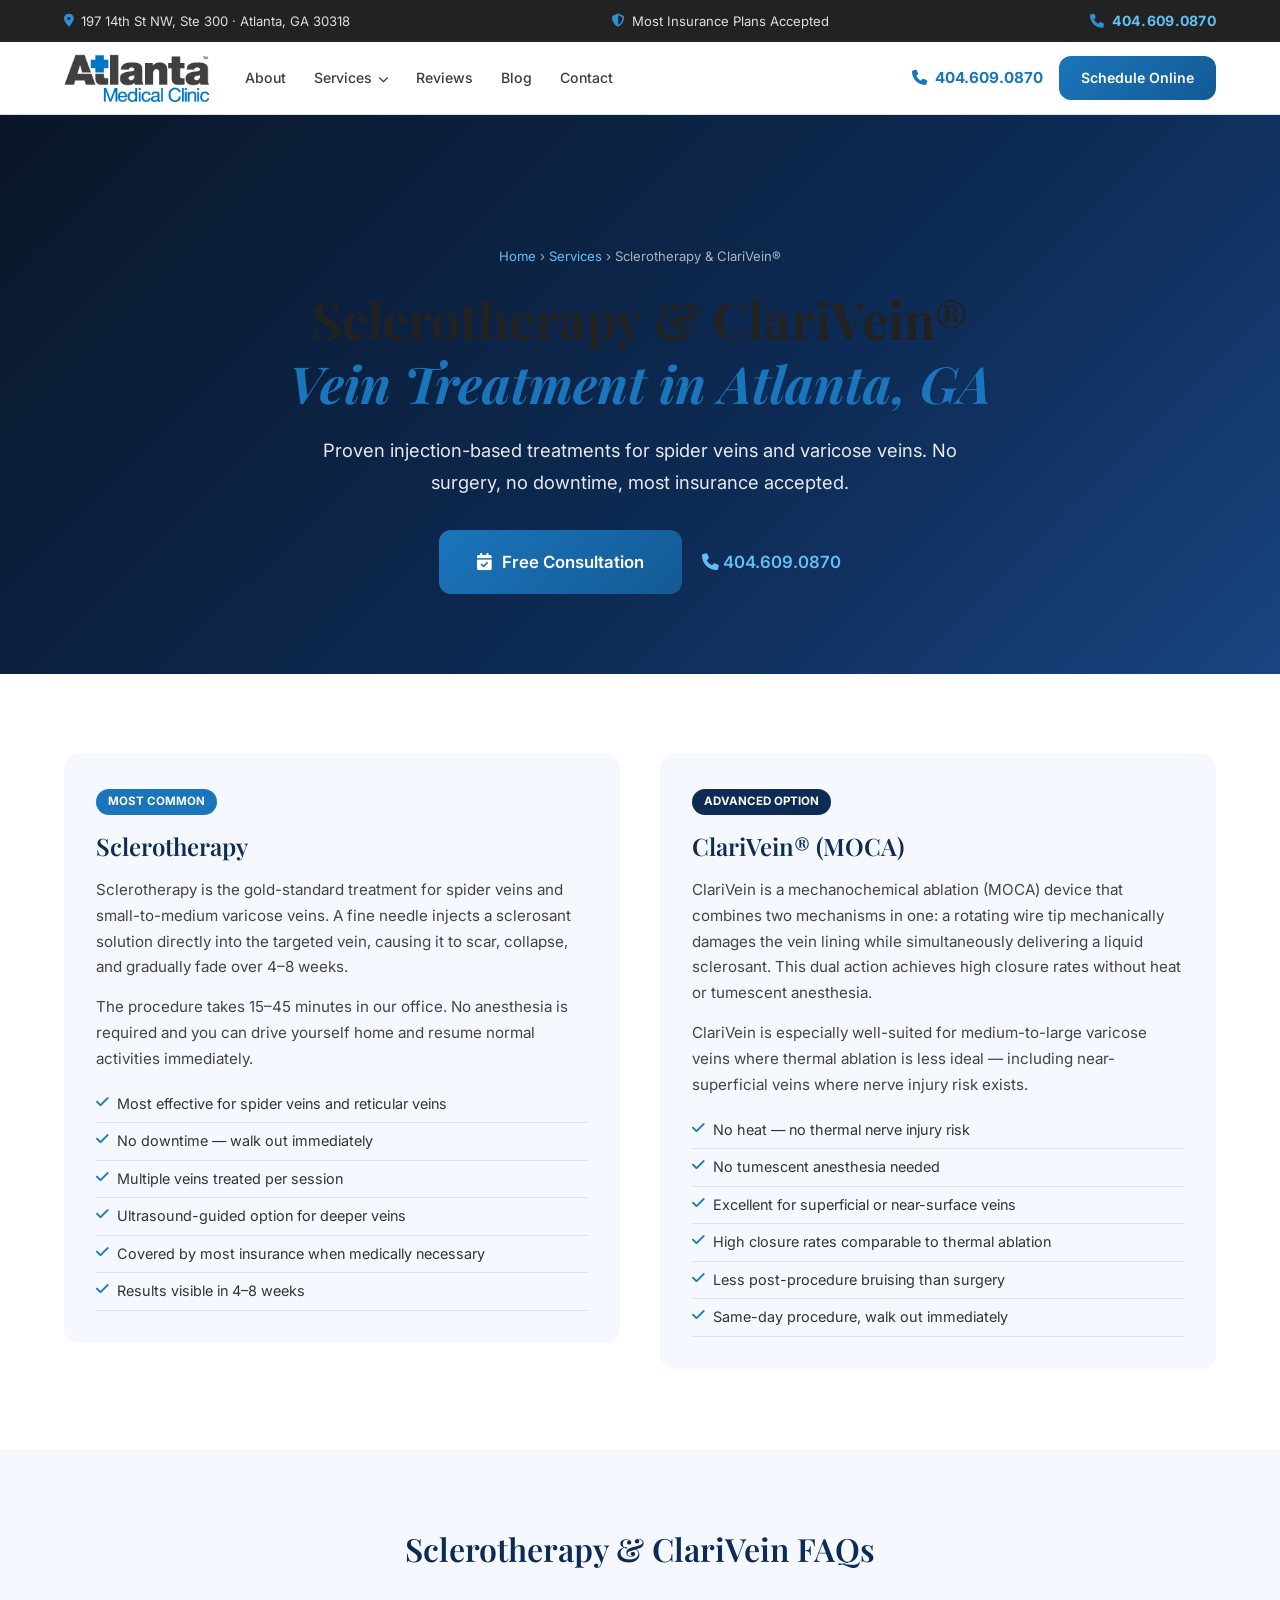
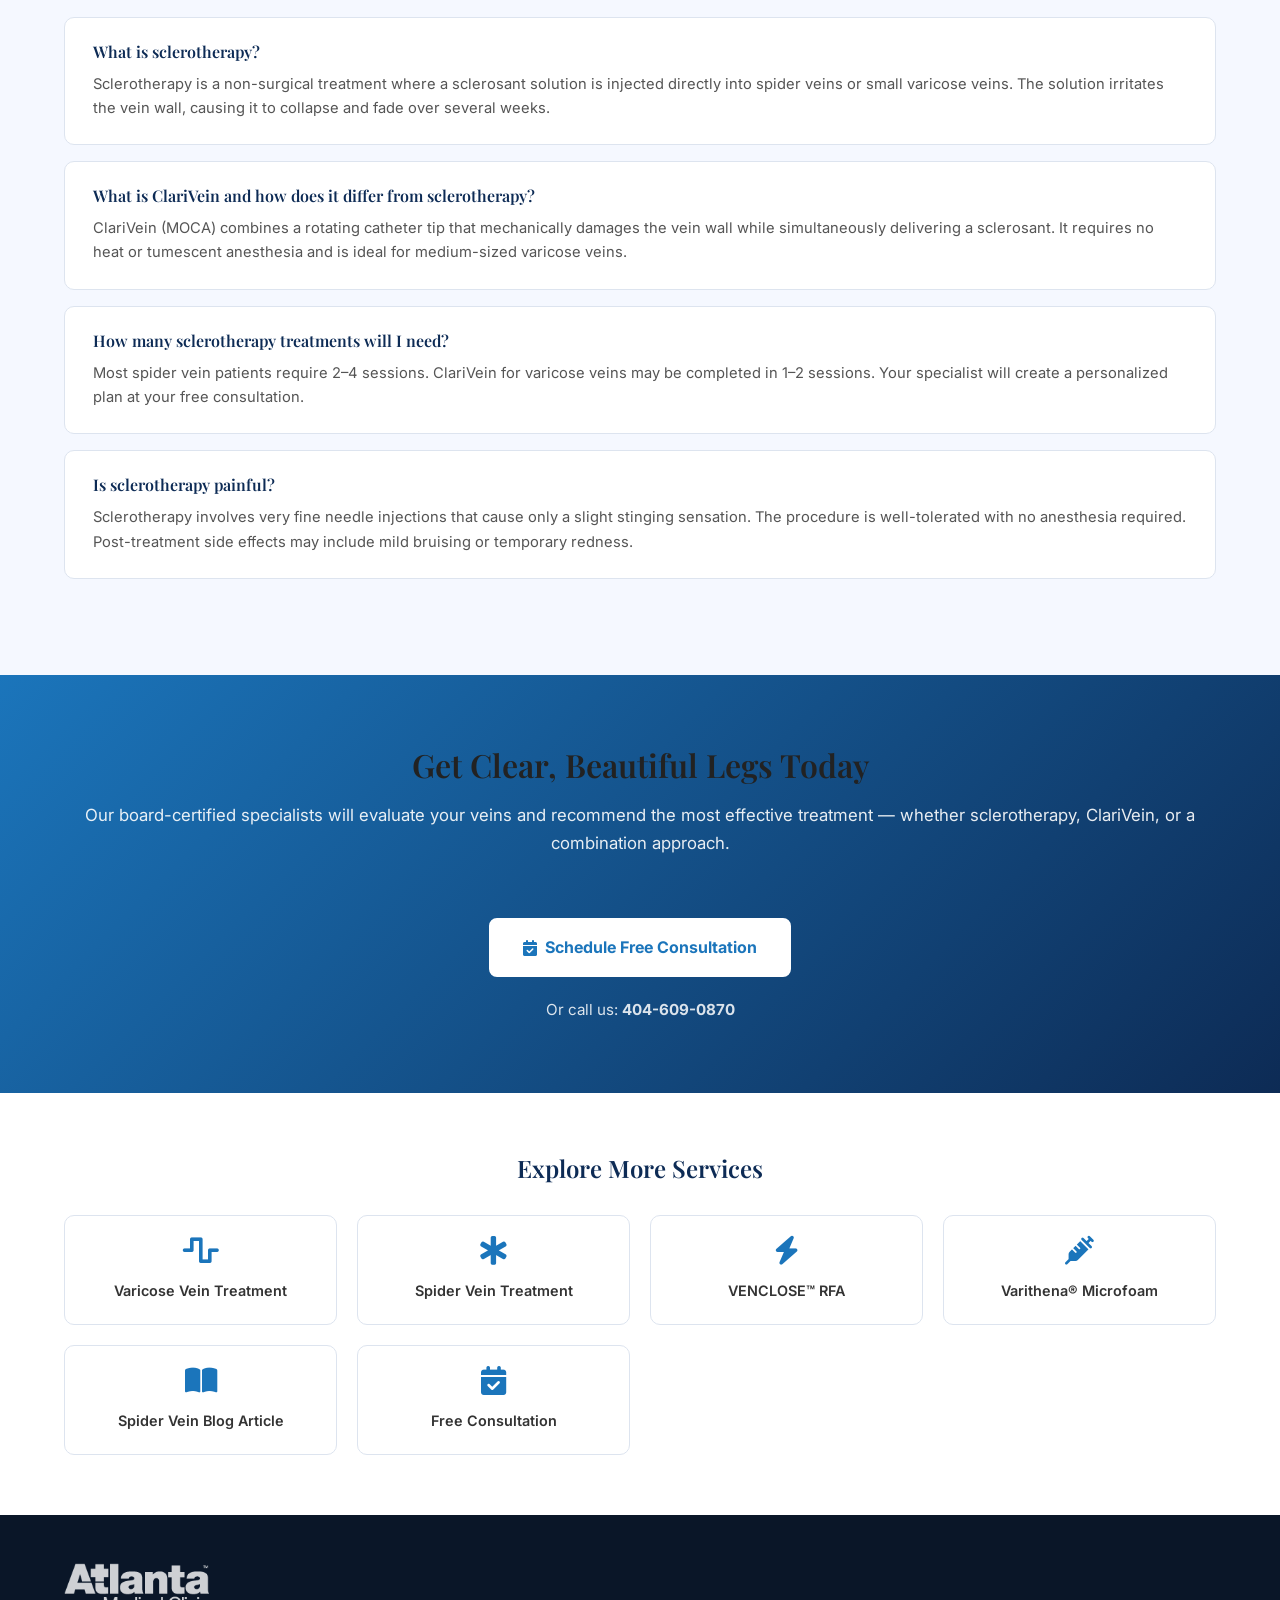
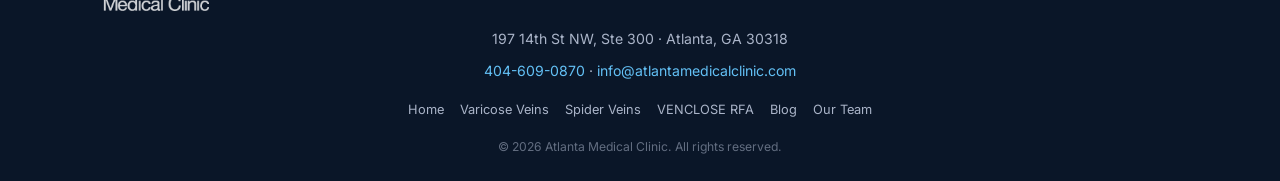
<file: services/sclerotherapy.html>
<!DOCTYPE html>
<html lang="en" itemscope itemtype="https://schema.org/MedicalWebPage">
<head>
  <meta charset="UTF-8" /><meta http-equiv="X-UA-Compatible" content="IE=edge" /><meta name="viewport" content="width=device-width, initial-scale=1.0" />
  <title>Sclerotherapy &amp; ClariVein Atlanta | Spider &amp; Varicose Vein Treatment | 404-609-0870</title>
  <meta name="description" content="Expert sclerotherapy and ClariVein® mechanochemical ablation in Atlanta, GA. Treat spider veins and varicose veins with proven, minimally invasive injections. Most insurance accepted. Free consultation — 404-609-0870." />
  <meta name="keywords" content="sclerotherapy Atlanta, ClariVein Atlanta, spider vein injections Atlanta, varicose vein sclerotherapy Atlanta GA, mechanochemical ablation Atlanta, MOCA vein treatment Atlanta" />
  <meta name="robots" content="index, follow, max-image-preview:large, max-snippet:-1, max-video-preview:-1" />
  <link rel="canonical" href="https://www.atlantamedicalclinic.com/services/sclerotherapy.html" />
  <meta property="og:type" content="article" /><meta property="og:locale" content="en_US" /><meta property="og:site_name" content="Atlanta Medical Clinic" />
  <meta property="og:title" content="Sclerotherapy &amp; ClariVein Atlanta | Atlanta Medical Clinic" />
  <meta property="og:description" content="Expert sclerotherapy and ClariVein for spider and varicose veins in Atlanta. Most insurance accepted. Free consultation — 404-609-0870." />
  <meta property="og:url" content="https://www.atlantamedicalclinic.com/services/sclerotherapy.html" />
  <meta property="og:image" content="https://www.atlantamedicalclinic.com/images/blog/blog-spider-veins.jpg" />
  <meta name="twitter:card" content="summary_large_image" /><meta name="twitter:title" content="Sclerotherapy &amp; ClariVein Atlanta | Atlanta Medical Clinic" /><meta name="twitter:description" content="Sclerotherapy and ClariVein for spider and varicose veins in Atlanta. Free consultation." /><meta name="twitter:image" content="https://www.atlantamedicalclinic.com/images/blog/blog-spider-veins.jpg" />
  <link rel="icon" type="image/png" href="https://igoejeff.github.io/atlantamedicalvein/images/amc-logo.png" /><meta name="theme-color" content="#005DAA" />
  <script type="application/ld+json">{"@context":"https://schema.org","@graph":[{"@type":"MedicalWebPage","name":"Sclerotherapy and ClariVein Treatment in Atlanta, GA","url":"https://www.atlantamedicalclinic.com/services/sclerotherapy.html","about":{"@type":"MedicalProcedure","name":"Sclerotherapy","alternateName":["Injection Sclerotherapy","ClariVein","Mechanochemical Ablation","MOCA"],"description":"Sclerotherapy involves injecting a sclerosant solution into affected veins, causing them to scar and eventually fade. ClariVein combines mechanical disruption with chemical sclerosis using a rotating catheter tip.","procedureType":"https://schema.org/TherapeuticProcedure"},"lastReviewed":"2026-03-01"},{"@type":"BreadcrumbList","itemListElement":[{"@type":"ListItem","position":1,"name":"Home","item":"https://www.atlantamedicalclinic.com/"},{"@type":"ListItem","position":2,"name":"Services","item":"https://www.atlantamedicalclinic.com/#treatments"},{"@type":"ListItem","position":3,"name":"Sclerotherapy & ClariVein","item":"https://www.atlantamedicalclinic.com/services/sclerotherapy.html"}]},{"@type":"FAQPage","mainEntity":[{"@type":"Question","name":"What is sclerotherapy?","acceptedAnswer":{"@type":"Answer","text":"Sclerotherapy is a non-surgical treatment where a sclerosant solution is injected directly into spider veins or small varicose veins. The solution irritates the vein wall, causing it to collapse and fade over several weeks."}},{"@type":"Question","name":"What is ClariVein and how does it differ from sclerotherapy?","acceptedAnswer":{"@type":"Answer","text":"ClariVein (MOCA – Mechanochemical Ablation) combines a rotating catheter tip that mechanically damages the vein wall while simultaneously delivering a sclerosant. It requires no heat or tumescent anesthesia and is ideal for medium-sized varicose veins."}},{"@type":"Question","name":"How many sclerotherapy treatments will I need?","acceptedAnswer":{"@type":"Answer","text":"Most spider vein patients require 2–4 sessions. ClariVein for varicose veins may be completed in 1–2 sessions. Your specialist will create a personalized plan at your free consultation."}}]}]}</script>
  <link rel="preconnect" href="https://fonts.googleapis.com" /><link rel="preconnect" href="https://fonts.gstatic.com" crossorigin /><link rel="preconnect" href="https://cdn.jsdelivr.net" />
  <link href="https://fonts.googleapis.com/css2?family=Oswald:wght@400;500;600;700&family=Playfair+Display:ital,wght@0,400;0,500;0,600;0,700;1,400;1,600&family=Inter:wght@300;400;500;600;700&display=swap" rel="stylesheet" />
  <link rel="stylesheet" href="https://cdn.jsdelivr.net/npm/@fortawesome/fontawesome-free@6.4.0/css/all.min.css" />
  <link rel="stylesheet" href="../css/style.css" />
  <style>
    .service-hero{background:linear-gradient(135deg,#0a1628 0%,#0d2b55 60%,#1a4480 100%);padding:130px 0 80px;color:#fff;text-align:center}
    .service-hero h1{font-size:clamp(2rem,4vw,3.2rem);font-weight:700;margin-bottom:20px}
    .service-hero p{font-size:1.15rem;max-width:680px;margin:0 auto 32px;opacity:.9}
    .breadcrumb-nav{font-size:.82rem;color:rgba(255,255,255,.65);margin-bottom:20px}
    .breadcrumb-nav a{color:#63c0f5;text-decoration:none}
    .service-content{padding:80px 0}
    .treatments-row{display:grid;grid-template-columns:1fr 1fr;gap:40px;align-items:start}
    .treatment-block{background:#f5f8ff;border-radius:14px;padding:32px}
    .treatment-block h2{color:#0d2b55;font-size:1.5rem;margin-bottom:16px}
    .treatment-block p{color:#444;line-height:1.7;font-size:.95rem;margin-bottom:14px}
    .treatment-block ul{list-style:none;padding:0;margin:0}
    .treatment-block ul li{display:flex;align-items:flex-start;gap:8px;padding:6px 0;font-size:.9rem;color:#333;border-bottom:1px solid #dde4ef}
    .treatment-block ul li i{color:#1B75BB;margin-top:3px;flex-shrink:0}
    .treatment-badge{display:inline-block;background:#1B75BB;color:#fff;font-size:.72rem;font-weight:700;padding:3px 12px;border-radius:20px;margin-bottom:16px;text-transform:uppercase}
    .faq-section{background:#f5f8ff;padding:80px 0}
    .faq-section h2{text-align:center;color:#0d2b55;font-size:2rem;margin-bottom:48px}
    .faq-item{background:#fff;border:1px solid #dde4ef;border-radius:10px;padding:24px 28px;margin-bottom:16px}
    .faq-item h3{color:#0d2b55;font-size:1rem;font-weight:600;margin-bottom:10px}
    .faq-item p{color:#555;font-size:.92rem;line-height:1.65;margin:0}
    .cta-band{background:linear-gradient(135deg,#1B75BB 0%,#0d2b55 100%);color:#fff;padding:70px 0;text-align:center}
    .cta-band h2{font-size:2rem;margin-bottom:16px}
    .cta-band p{font-size:1.05rem;opacity:.9;margin-bottom:32px}
    .btn-white{display:inline-flex;align-items:center;gap:8px;background:#fff;color:#1B75BB;font-weight:700;padding:14px 32px;border-radius:8px;text-decoration:none;transition:transform .2s,box-shadow .2s}
    .btn-white:hover{transform:translateY(-2px);box-shadow:0 8px 24px rgba(0,0,0,.15)}
    .related-links{padding:60px 0}
    .related-links h2{text-align:center;color:#0d2b55;font-size:1.5rem;margin-bottom:32px}
    .related-grid{display:grid;grid-template-columns:repeat(auto-fit,minmax(220px,1fr));gap:20px}
    .related-card{border:1px solid #dde4ef;border-radius:10px;padding:20px;text-align:center;text-decoration:none;color:#333;transition:border-color .2s,box-shadow .2s}
    .related-card:hover{border-color:#1B75BB;box-shadow:0 4px 16px rgba(27,117,187,.12)}
    .related-card i{font-size:1.8rem;color:#1B75BB;margin-bottom:12px;display:block}
    .related-card span{font-weight:600;font-size:.9rem}
    @media(max-width:768px){.treatments-row{grid-template-columns:1fr}}
  </style>
</head>
<body>
  <div class="topbar"><div class="topbar-inner"><span><i class="fas fa-map-marker-alt"></i> 197 14th St NW, Ste 300 · Atlanta, GA 30318</span><span><i class="fas fa-shield-alt"></i> Most Insurance Plans Accepted</span><a href="tel:4046090870" class="topbar-phone"><i class="fas fa-phone"></i> 404.609.0870</a></div></div>
  <header class="site-header" id="site-header" role="banner"><div class="nav-inner"><a href="../index.html" class="logo"><img src="https://igoejeff.github.io/atlantamedicalvein/images/amc-logo.png" alt="Atlanta Medical Clinic" class="logo-img" /></a><nav class="main-nav" role="navigation" aria-label="Primary Navigation"><ul><li><a href="../index.html#about">About</a></li><li class="has-dropdown"><a href="../index.html#treatments">Services <i class="fas fa-chevron-down nav-arrow"></i></a><ul class="nav-dropdown"><li><a href="varicose-vein-treatment.html">Varicose Vein Treatment</a></li><li><a href="spider-vein-treatment.html">Spider Vein Treatment</a></li><li><a href="venclose-rfa.html">VENCLOSE&#8482; RFA</a></li><li><a href="varithena.html">Varithena&#174; Microfoam</a></li><li><a href="sclerotherapy.html" aria-current="page">Sclerotherapy &amp; ClariVein&#174;</a></li></ul></li><li><a href="../index.html#testimonials">Reviews</a></li><li><a href="../blog.html">Blog</a></li><li><a href="../index.html#schedule">Contact</a></li></ul></nav><div class="nav-cta"><a href="tel:4046090870" class="btn-phone"><i class="fas fa-phone"></i> 404.609.0870</a><a href="../index.html#schedule" class="btn-primary btn-sm">Schedule Online</a></div></div></header>

  <main id="main-content" role="main">
    <section class="service-hero" aria-labelledby="service-h1">
      <div class="container">
        <nav aria-label="Breadcrumb" class="breadcrumb-nav"><a href="../index.html">Home</a> &rsaquo; <a href="../index.html#treatments">Services</a> &rsaquo; <span>Sclerotherapy &amp; ClariVein&#174;</span></nav>
        <h1 id="service-h1">Sclerotherapy &amp; ClariVein&#174;<br><em>Vein Treatment in Atlanta, GA</em></h1>
        <p>Proven injection-based treatments for spider veins and varicose veins. No surgery, no downtime, most insurance accepted.</p>
        <a href="../index.html#schedule" class="btn-primary btn-lg" style="margin-right:16px"><i class="fas fa-calendar-check"></i> Free Consultation</a>
        <a href="tel:4046090870" style="color:#63c0f5;font-weight:600;text-decoration:none;font-size:1.05rem;"><i class="fas fa-phone"></i> 404.609.0870</a>
      </div>
    </section>

    <section class="service-content">
      <div class="container">
        <div class="treatments-row">
          <div class="treatment-block">
            <span class="treatment-badge">Most Common</span>
            <h2>Sclerotherapy</h2>
            <p>Sclerotherapy is the gold-standard treatment for spider veins and small-to-medium varicose veins. A fine needle injects a sclerosant solution directly into the targeted vein, causing it to scar, collapse, and gradually fade over 4–8 weeks.</p>
            <p>The procedure takes 15–45 minutes in our office. No anesthesia is required and you can drive yourself home and resume normal activities immediately.</p>
            <ul>
              <li><i class="fas fa-check"></i> Most effective for spider veins and reticular veins</li>
              <li><i class="fas fa-check"></i> No downtime — walk out immediately</li>
              <li><i class="fas fa-check"></i> Multiple veins treated per session</li>
              <li><i class="fas fa-check"></i> Ultrasound-guided option for deeper veins</li>
              <li><i class="fas fa-check"></i> Covered by most insurance when medically necessary</li>
              <li><i class="fas fa-check"></i> Results visible in 4–8 weeks</li>
            </ul>
          </div>
          <div class="treatment-block">
            <span class="treatment-badge" style="background:#0d2b55">Advanced Option</span>
            <h2>ClariVein&#174; (MOCA)</h2>
            <p>ClariVein is a mechanochemical ablation (MOCA) device that combines two mechanisms in one: a rotating wire tip mechanically damages the vein lining while simultaneously delivering a liquid sclerosant. This dual action achieves high closure rates without heat or tumescent anesthesia.</p>
            <p>ClariVein is especially well-suited for medium-to-large varicose veins where thermal ablation is less ideal — including near-superficial veins where nerve injury risk exists.</p>
            <ul>
              <li><i class="fas fa-check"></i> No heat — no thermal nerve injury risk</li>
              <li><i class="fas fa-check"></i> No tumescent anesthesia needed</li>
              <li><i class="fas fa-check"></i> Excellent for superficial or near-surface veins</li>
              <li><i class="fas fa-check"></i> High closure rates comparable to thermal ablation</li>
              <li><i class="fas fa-check"></i> Less post-procedure bruising than surgery</li>
              <li><i class="fas fa-check"></i> Same-day procedure, walk out immediately</li>
            </ul>
          </div>
        </div>
      </div>
    </section>

    <section class="faq-section">
      <div class="container">
        <h2>Sclerotherapy &amp; ClariVein FAQs</h2>
        <div itemscope itemtype="https://schema.org/FAQPage">
          <div class="faq-item" itemscope itemprop="mainEntity" itemtype="https://schema.org/Question"><h3 itemprop="name">What is sclerotherapy?</h3><div itemscope itemprop="acceptedAnswer" itemtype="https://schema.org/Answer"><p itemprop="text">Sclerotherapy is a non-surgical treatment where a sclerosant solution is injected directly into spider veins or small varicose veins. The solution irritates the vein wall, causing it to collapse and fade over several weeks.</p></div></div>
          <div class="faq-item" itemscope itemprop="mainEntity" itemtype="https://schema.org/Question"><h3 itemprop="name">What is ClariVein and how does it differ from sclerotherapy?</h3><div itemscope itemprop="acceptedAnswer" itemtype="https://schema.org/Answer"><p itemprop="text">ClariVein (MOCA) combines a rotating catheter tip that mechanically damages the vein wall while simultaneously delivering a sclerosant. It requires no heat or tumescent anesthesia and is ideal for medium-sized varicose veins.</p></div></div>
          <div class="faq-item" itemscope itemprop="mainEntity" itemtype="https://schema.org/Question"><h3 itemprop="name">How many sclerotherapy treatments will I need?</h3><div itemscope itemprop="acceptedAnswer" itemtype="https://schema.org/Answer"><p itemprop="text">Most spider vein patients require 2–4 sessions. ClariVein for varicose veins may be completed in 1–2 sessions. Your specialist will create a personalized plan at your free consultation.</p></div></div>
          <div class="faq-item" itemscope itemprop="mainEntity" itemtype="https://schema.org/Question"><h3 itemprop="name">Is sclerotherapy painful?</h3><div itemscope itemprop="acceptedAnswer" itemtype="https://schema.org/Answer"><p itemprop="text">Sclerotherapy involves very fine needle injections that cause only a slight stinging sensation. The procedure is well-tolerated with no anesthesia required. Post-treatment side effects may include mild bruising or temporary redness.</p></div></div>
        </div>
      </div>
    </section>

    <section class="cta-band">
      <div class="container">
        <h2>Get Clear, Beautiful Legs Today</h2>
        <p>Our board-certified specialists will evaluate your veins and recommend the most effective treatment — whether sclerotherapy, ClariVein, or a combination approach.</p>
        <a href="../index.html#schedule" class="btn-white"><i class="fas fa-calendar-check"></i> Schedule Free Consultation</a>
        <div style="margin-top:20px;font-size:.95rem;opacity:.85;">Or call us: <a href="tel:4046090870" style="color:#fff;font-weight:700;">404-609-0870</a></div>
      </div>
    </section>

    <section class="related-links">
      <div class="container">
        <h2>Explore More Services</h2>
        <div class="related-grid">
          <a href="varicose-vein-treatment.html" class="related-card"><i class="fas fa-wave-square"></i><span>Varicose Vein Treatment</span></a>
          <a href="spider-vein-treatment.html" class="related-card"><i class="fas fa-star-of-life"></i><span>Spider Vein Treatment</span></a>
          <a href="venclose-rfa.html" class="related-card"><i class="fas fa-bolt"></i><span>VENCLOSE&#8482; RFA</span></a>
          <a href="varithena.html" class="related-card"><i class="fas fa-syringe"></i><span>Varithena&#174; Microfoam</span></a>
          <a href="../blog.html?post=spider-veins" class="related-card"><i class="fas fa-book-open"></i><span>Spider Vein Blog Article</span></a>
          <a href="../index.html#schedule" class="related-card"><i class="fas fa-calendar-check"></i><span>Free Consultation</span></a>
        </div>
      </div>
    </section>
  </main>

  <footer role="contentinfo" style="background:#0a1628;color:#aab4c8;padding:48px 0 24px;text-align:center;">
    <div class="container"><img src="https://igoejeff.github.io/atlantamedicalvein/images/amc-logo.png" alt="Atlanta Medical Clinic" style="height:48px;margin-bottom:16px;filter:brightness(0) invert(1) opacity(0.8);" /><p style="font-size:.88rem;margin-bottom:8px;">197 14th St NW, Ste 300 · Atlanta, GA 30318</p><p style="font-size:.88rem;margin-bottom:16px;"><a href="tel:4046090870" style="color:#63c0f5;text-decoration:none;">404-609-0870</a> · <a href="mailto:info@atlantamedicalclinic.com" style="color:#63c0f5;text-decoration:none;">info@atlantamedicalclinic.com</a></p><p style="font-size:.8rem;"><a href="../index.html" style="color:#aab4c8;margin:0 8px;text-decoration:none;">Home</a><a href="varicose-vein-treatment.html" style="color:#aab4c8;margin:0 8px;text-decoration:none;">Varicose Veins</a><a href="spider-vein-treatment.html" style="color:#aab4c8;margin:0 8px;text-decoration:none;">Spider Veins</a><a href="venclose-rfa.html" style="color:#aab4c8;margin:0 8px;text-decoration:none;">VENCLOSE RFA</a><a href="../blog.html" style="color:#aab4c8;margin:0 8px;text-decoration:none;">Blog</a><a href="../team-page.html" style="color:#aab4c8;margin:0 8px;text-decoration:none;">Our Team</a></p><p style="font-size:.76rem;margin-top:16px;opacity:.55;">&copy; 2026 Atlanta Medical Clinic. All rights reserved.</p></div>
  </footer>
</body>
</html>
</file>
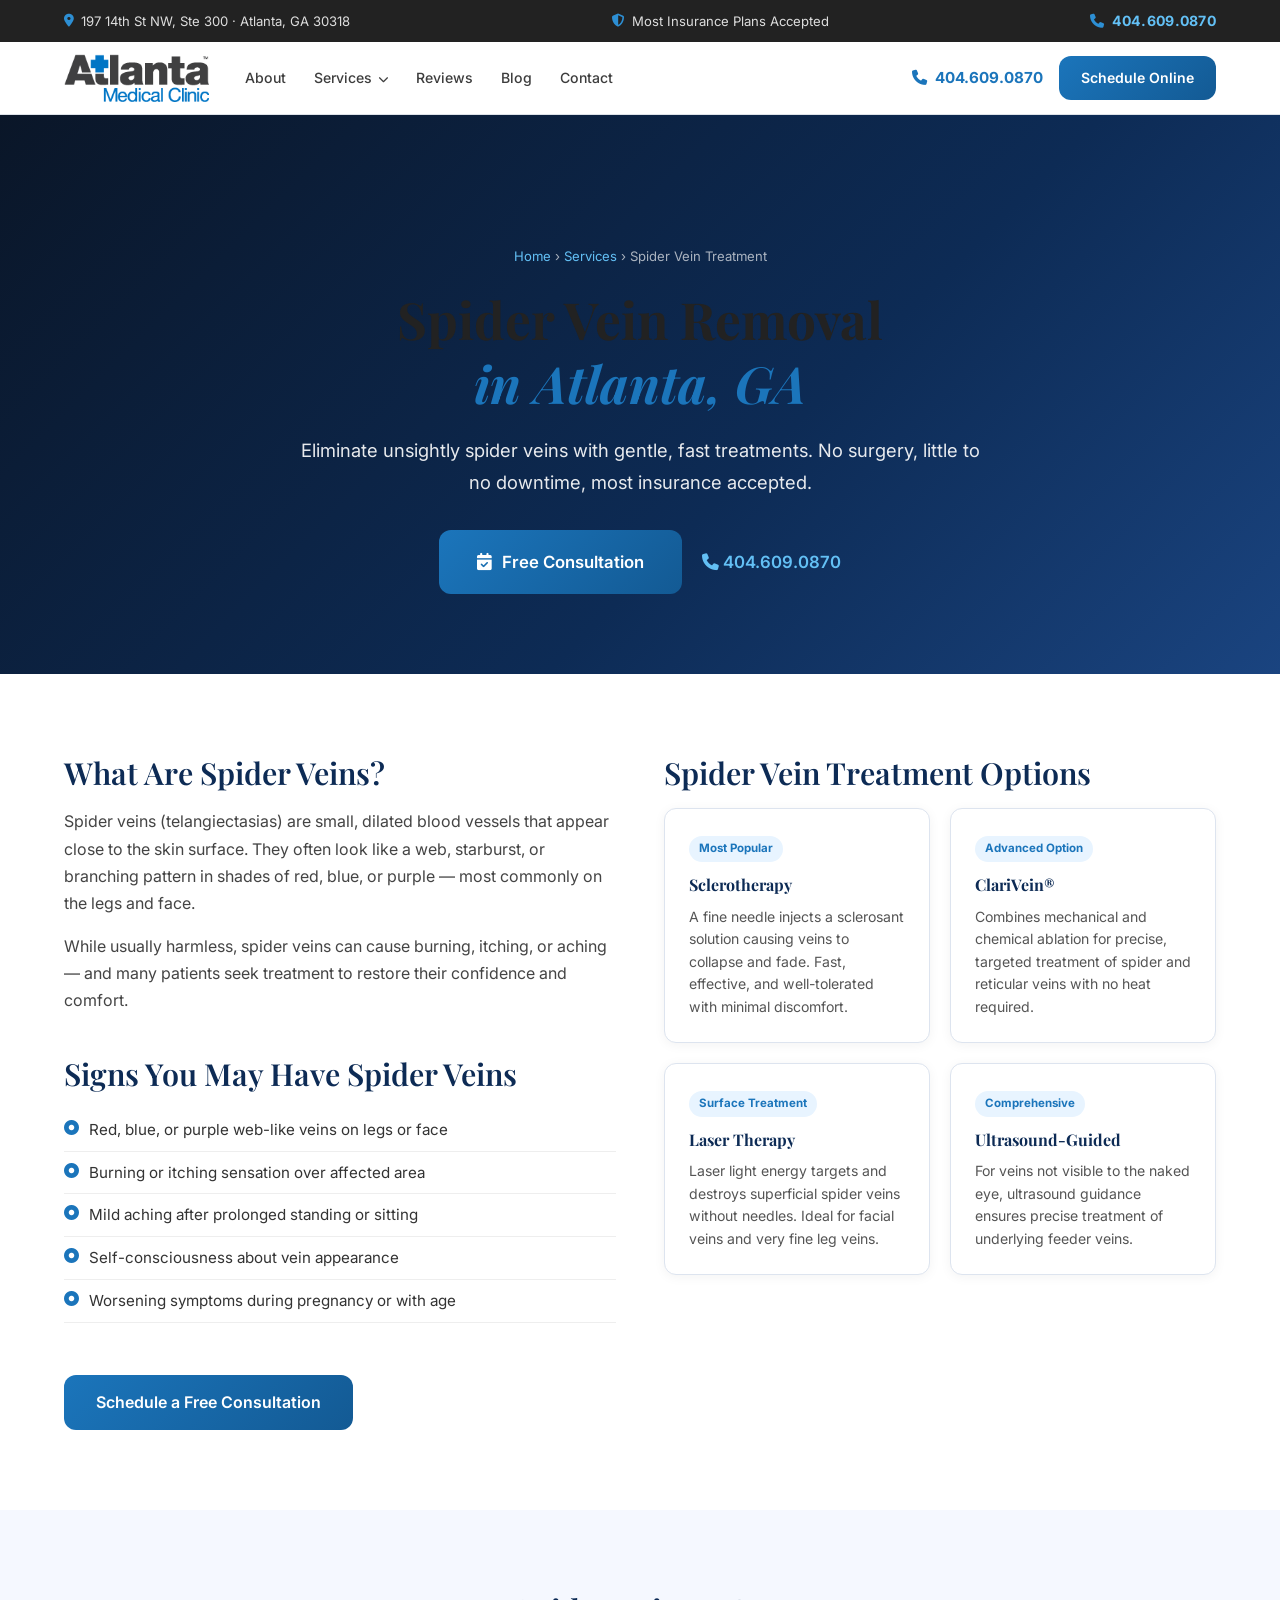
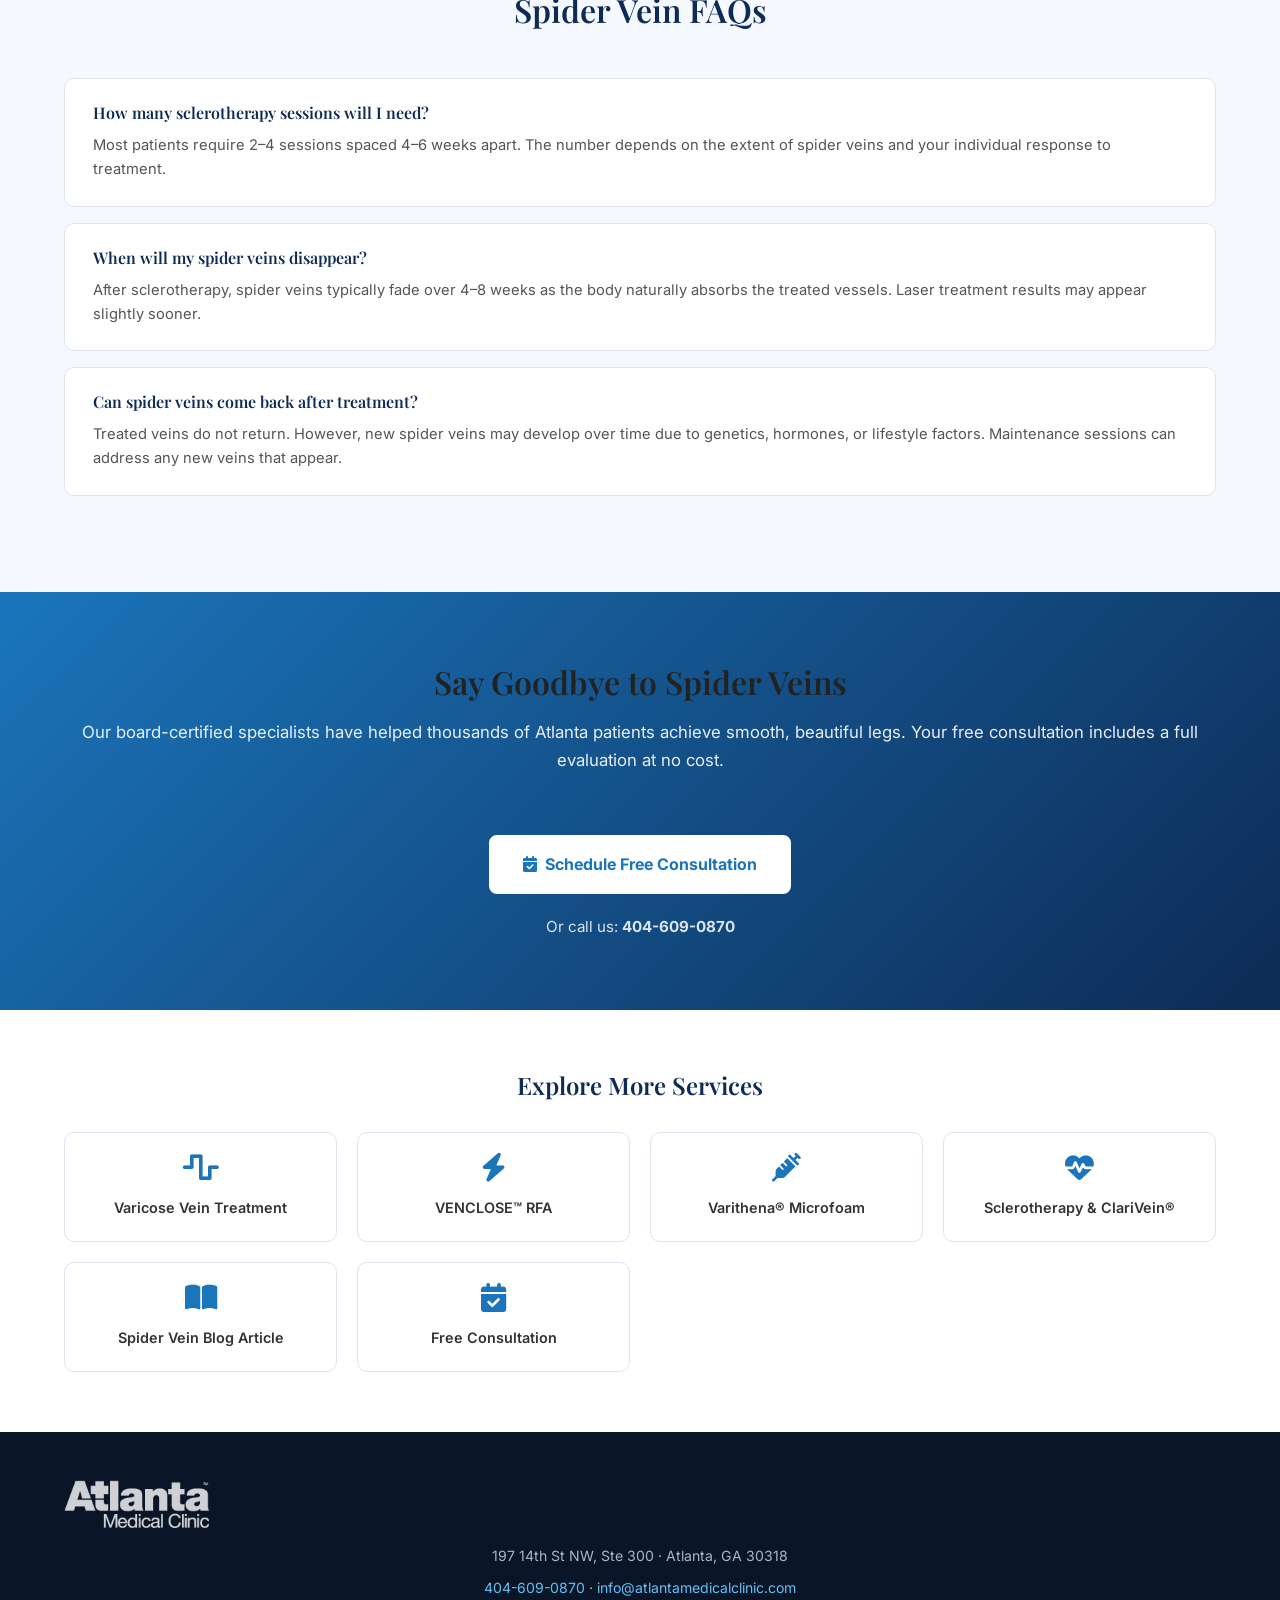
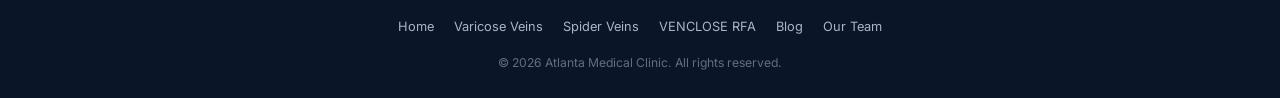
<file: services/spider-vein-treatment.html>
<!DOCTYPE html>
<html lang="en" itemscope itemtype="https://schema.org/MedicalWebPage">
<head>
  <meta charset="UTF-8" />
  <meta http-equiv="X-UA-Compatible" content="IE=edge" />
  <meta name="viewport" content="width=device-width, initial-scale=1.0" />

  <title>Spider Vein Removal Atlanta, GA | Sclerotherapy Specialists | 404-609-0870</title>
  <meta name="description" content="Spider vein removal in Atlanta, GA by board-certified specialists. Sclerotherapy, laser, and ClariVein treatments with no downtime. Most insurance accepted. Free consultation — 404-609-0870." />
  <meta name="keywords" content="spider vein removal Atlanta, spider vein treatment Atlanta GA, sclerotherapy Atlanta, spider vein specialist near me, laser spider vein treatment Atlanta, spider veins insurance covered Atlanta" />
  <meta name="robots" content="index, follow, max-image-preview:large, max-snippet:-1, max-video-preview:-1" />
  <meta name="author" content="Atlanta Medical Clinic" />

  <link rel="canonical" href="https://www.atlantamedicalclinic.com/services/spider-vein-treatment.html" />

  <meta property="og:type" content="article" />
  <meta property="og:locale" content="en_US" />
  <meta property="og:site_name" content="Atlanta Medical Clinic" />
  <meta property="og:title" content="Spider Vein Removal Atlanta, GA | Atlanta Medical Clinic" />
  <meta property="og:description" content="Expert spider vein removal in Atlanta. Sclerotherapy and laser treatments. No downtime. Most insurance accepted. Free consultation — 404-609-0870." />
  <meta property="og:url" content="https://www.atlantamedicalclinic.com/services/spider-vein-treatment.html" />
  <meta property="og:image" content="https://www.atlantamedicalclinic.com/images/blog/blog-spider-veins.jpg" />

  <meta name="twitter:card" content="summary_large_image" />
  <meta name="twitter:title" content="Spider Vein Removal Atlanta, GA | Atlanta Medical Clinic" />
  <meta name="twitter:description" content="Expert spider vein removal in Atlanta. Sclerotherapy and laser. No downtime. Free consultation." />
  <meta name="twitter:image" content="https://www.atlantamedicalclinic.com/images/blog/blog-spider-veins.jpg" />

  <link rel="icon" type="image/png" href="https://igoejeff.github.io/atlantamedicalvein/images/amc-logo.png" />
  <meta name="theme-color" content="#005DAA" />

  <script type="application/ld+json">
  {
    "@context": "https://schema.org",
    "@graph": [
      {
        "@type": "MedicalWebPage",
        "@id": "https://www.atlantamedicalclinic.com/services/spider-vein-treatment.html",
        "name": "Spider Vein Removal in Atlanta, GA",
        "description": "Spider vein removal options in Atlanta including sclerotherapy and ClariVein. Board-certified specialists at Atlanta Medical Clinic.",
        "url": "https://www.atlantamedicalclinic.com/services/spider-vein-treatment.html",
        "about": {
          "@type": "MedicalCondition",
          "name": "Spider Veins",
          "alternateName": "Telangiectasias",
          "description": "Spider veins are small, dilated blood vessels near the skin surface that appear red, blue, or purple. They are harmless but often treated for cosmetic reasons or when causing discomfort.",
          "possibleTreatment": [
            {"@type": "MedicalTherapy", "name": "Sclerotherapy"},
            {"@type": "MedicalTherapy", "name": "ClariVein Mechanochemical Ablation"},
            {"@type": "MedicalTherapy", "name": "Laser Vein Treatment"}
          ]
        },
        "lastReviewed": "2026-03-01"
      },
      {
        "@type": "BreadcrumbList",
        "itemListElement": [
          {"@type": "ListItem", "position": 1, "name": "Home", "item": "https://www.atlantamedicalclinic.com/"},
          {"@type": "ListItem", "position": 2, "name": "Services", "item": "https://www.atlantamedicalclinic.com/#treatments"},
          {"@type": "ListItem", "position": 3, "name": "Spider Vein Treatment", "item": "https://www.atlantamedicalclinic.com/services/spider-vein-treatment.html"}
        ]
      },
      {
        "@type": "FAQPage",
        "mainEntity": [
          {
            "@type": "Question",
            "name": "How many sclerotherapy sessions do I need for spider veins?",
            "acceptedAnswer": {
              "@type": "Answer",
              "text": "Most patients need 2–4 sclerotherapy sessions spaced 4–6 weeks apart depending on the size and number of spider veins. A personalized plan is created at your free consultation."
            }
          },
          {
            "@type": "Question",
            "name": "Does spider vein treatment hurt?",
            "acceptedAnswer": {
              "@type": "Answer",
              "text": "Sclerotherapy involves very fine needle injections that cause only minor discomfort. Most patients describe the sensation as a slight sting. There is no general anesthesia required and you can drive yourself home after."
            }
          },
          {
            "@type": "Question",
            "name": "Are spider veins covered by insurance?",
            "acceptedAnswer": {
              "@type": "Answer",
              "text": "Spider vein treatment is sometimes covered by insurance when associated with symptoms like pain, burning, or swelling from underlying vein disease. Cosmetic-only treatment is typically not covered. Our team will verify your benefits at no charge."
            }
          }
        ]
      }
    ]
  }
  </script>

  <link rel="preconnect" href="https://fonts.googleapis.com" />
  <link rel="preconnect" href="https://fonts.gstatic.com" crossorigin />
  <link rel="preconnect" href="https://cdn.jsdelivr.net" />
  <link href="https://fonts.googleapis.com/css2?family=Oswald:wght@400;500;600;700&family=Playfair+Display:ital,wght@0,400;0,500;0,600;0,700;1,400;1,600&family=Inter:wght@300;400;500;600;700&display=swap" rel="stylesheet" />
  <link rel="stylesheet" href="https://cdn.jsdelivr.net/npm/@fortawesome/fontawesome-free@6.4.0/css/all.min.css" />
  <link rel="stylesheet" href="../css/style.css" />
  <link rel="stylesheet" href="varicose-vein-treatment.html" as="style" onload="this.rel='stylesheet'" />

  <style>
    .service-hero { background: linear-gradient(135deg, #0a1628 0%, #0d2b55 60%, #1a4480 100%); padding: 130px 0 80px; color: #fff; text-align: center; }
    .service-hero h1 { font-size: clamp(2rem, 4vw, 3.2rem); font-weight: 700; margin-bottom: 20px; }
    .service-hero p { font-size: 1.15rem; max-width: 680px; margin: 0 auto 32px; opacity: 0.9; }
    .breadcrumb-nav { font-size: 0.82rem; color: rgba(255,255,255,0.65); margin-bottom: 20px; }
    .breadcrumb-nav a { color: #63c0f5; text-decoration: none; }
    .service-content { padding: 80px 0; }
    .service-grid { display: grid; grid-template-columns: 1fr 1fr; gap: 48px; align-items: start; }
    .service-grid h2 { color: #0d2b55; font-size: 1.9rem; margin-bottom: 16px; }
    .service-grid p { color: #444; line-height: 1.7; margin-bottom: 16px; }
    .service-list { list-style: none; padding: 0; margin: 16px 0 24px; }
    .service-list li { display: flex; align-items: flex-start; gap: 10px; padding: 8px 0; border-bottom: 1px solid #eee; color: #333; font-size: 0.95rem; }
    .service-list li i { color: #1B75BB; margin-top: 3px; flex-shrink: 0; }
    .treatment-cards { display: grid; grid-template-columns: 1fr 1fr; gap: 20px; margin-top: 0; }
    .treatment-card { background: #fff; border: 1px solid #dde4ef; border-radius: 12px; padding: 24px; box-shadow: 0 2px 12px rgba(0,0,0,0.05); }
    .treatment-card h3 { color: #0d2b55; font-size: 1rem; font-weight: 700; margin-bottom: 10px; }
    .treatment-card p { font-size: 0.88rem; color: #555; line-height: 1.6; margin: 0; }
    .tc-badge { display: inline-block; background: #e8f4ff; color: #1B75BB; font-size: 0.72rem; font-weight: 700; padding: 3px 10px; border-radius: 20px; margin-bottom: 12px; }
    .faq-section { background: #f5f8ff; padding: 80px 0; }
    .faq-section h2 { text-align: center; color: #0d2b55; font-size: 2rem; margin-bottom: 48px; }
    .faq-item { background: #fff; border: 1px solid #dde4ef; border-radius: 10px; padding: 24px 28px; margin-bottom: 16px; }
    .faq-item h3 { color: #0d2b55; font-size: 1rem; font-weight: 600; margin-bottom: 10px; }
    .faq-item p { color: #555; font-size: 0.92rem; line-height: 1.65; margin: 0; }
    .cta-band { background: linear-gradient(135deg, #1B75BB 0%, #0d2b55 100%); color: #fff; padding: 70px 0; text-align: center; }
    .cta-band h2 { font-size: 2rem; margin-bottom: 16px; }
    .cta-band p { font-size: 1.05rem; opacity: 0.9; margin-bottom: 32px; }
    .cta-band .btn-white { display: inline-flex; align-items: center; gap: 8px; background: #fff; color: #1B75BB; font-weight: 700; padding: 14px 32px; border-radius: 8px; text-decoration: none; transition: transform 0.2s, box-shadow 0.2s; }
    .cta-band .btn-white:hover { transform: translateY(-2px); box-shadow: 0 8px 24px rgba(0,0,0,0.15); }
    .related-links { padding: 60px 0; }
    .related-links h2 { text-align: center; color: #0d2b55; font-size: 1.5rem; margin-bottom: 32px; }
    .related-grid { display: grid; grid-template-columns: repeat(auto-fit, minmax(220px, 1fr)); gap: 20px; }
    .related-card { border: 1px solid #dde4ef; border-radius: 10px; padding: 20px; text-align: center; text-decoration: none; color: #333; transition: border-color 0.2s, box-shadow 0.2s; }
    .related-card:hover { border-color: #1B75BB; box-shadow: 0 4px 16px rgba(27,117,187,0.12); }
    .related-card i { font-size: 1.8rem; color: #1B75BB; margin-bottom: 12px; display: block; }
    .related-card span { font-weight: 600; font-size: 0.9rem; }
    @media(max-width:768px) { .service-grid, .treatment-cards { grid-template-columns: 1fr; } }
  </style>
</head>
<body>

  <div class="topbar">
    <div class="topbar-inner">
      <span><i class="fas fa-map-marker-alt"></i> 197 14th St NW, Ste 300 · Atlanta, GA 30318</span>
      <span><i class="fas fa-shield-alt"></i> Most Insurance Plans Accepted</span>
      <a href="tel:4046090870" class="topbar-phone"><i class="fas fa-phone"></i> 404.609.0870</a>
    </div>
  </div>

  <header class="site-header" id="site-header" role="banner">
    <div class="nav-inner">
      <a href="../index.html" class="logo">
        <img src="https://igoejeff.github.io/atlantamedicalvein/images/amc-logo.png" alt="Atlanta Medical Clinic" class="logo-img" />
      </a>
      <nav class="main-nav" role="navigation" aria-label="Primary Navigation">
        <ul>
          <li><a href="../index.html#about">About</a></li>
          <li class="has-dropdown">
            <a href="../index.html#treatments">Services <i class="fas fa-chevron-down nav-arrow"></i></a>
            <ul class="nav-dropdown">
              <li><a href="varicose-vein-treatment.html">Varicose Vein Treatment</a></li>
              <li><a href="spider-vein-treatment.html" aria-current="page">Spider Vein Treatment</a></li>
              <li><a href="venclose-rfa.html">VENCLOSE&#8482; RFA</a></li>
              <li><a href="varithena.html">Varithena&#174; Microfoam</a></li>
              <li><a href="sclerotherapy.html">Sclerotherapy &amp; ClariVein&#174;</a></li>
            </ul>
          </li>
          <li><a href="../index.html#testimonials">Reviews</a></li>
          <li><a href="../blog.html">Blog</a></li>
          <li><a href="../index.html#schedule">Contact</a></li>
        </ul>
      </nav>
      <div class="nav-cta">
        <a href="tel:4046090870" class="btn-phone"><i class="fas fa-phone"></i> 404.609.0870</a>
        <a href="../index.html#schedule" class="btn-primary btn-sm">Schedule Online</a>
      </div>
    </div>
  </header>

  <main id="main-content" role="main">

    <section class="service-hero" aria-labelledby="service-h1">
      <div class="container">
        <nav aria-label="Breadcrumb" class="breadcrumb-nav">
          <a href="../index.html">Home</a> &rsaquo;
          <a href="../index.html#treatments">Services</a> &rsaquo;
          <span>Spider Vein Treatment</span>
        </nav>
        <h1 id="service-h1">Spider Vein Removal<br><em>in Atlanta, GA</em></h1>
        <p>Eliminate unsightly spider veins with gentle, fast treatments. No surgery, little to no downtime, most insurance accepted.</p>
        <a href="../index.html#schedule" class="btn-primary btn-lg" style="margin-right:16px"><i class="fas fa-calendar-check"></i> Free Consultation</a>
        <a href="tel:4046090870" style="color:#63c0f5;font-weight:600;text-decoration:none;font-size:1.05rem;"><i class="fas fa-phone"></i> 404.609.0870</a>
      </div>
    </section>

    <section class="service-content">
      <div class="container">
        <div class="service-grid">
          <div>
            <h2>What Are Spider Veins?</h2>
            <p>Spider veins (telangiectasias) are small, dilated blood vessels that appear close to the skin surface. They often look like a web, starburst, or branching pattern in shades of red, blue, or purple — most commonly on the legs and face.</p>
            <p>While usually harmless, spider veins can cause burning, itching, or aching — and many patients seek treatment to restore their confidence and comfort.</p>

            <h2 style="margin-top:40px;">Signs You May Have Spider Veins</h2>
            <ul class="service-list">
              <li><i class="fas fa-circle-dot"></i> Red, blue, or purple web-like veins on legs or face</li>
              <li><i class="fas fa-circle-dot"></i> Burning or itching sensation over affected area</li>
              <li><i class="fas fa-circle-dot"></i> Mild aching after prolonged standing or sitting</li>
              <li><i class="fas fa-circle-dot"></i> Self-consciousness about vein appearance</li>
              <li><i class="fas fa-circle-dot"></i> Worsening symptoms during pregnancy or with age</li>
            </ul>
            <a href="../index.html#schedule" class="btn-primary btn-md">Schedule a Free Consultation</a>
          </div>
          <div>
            <h2>Spider Vein Treatment Options</h2>
            <div class="treatment-cards">
              <div class="treatment-card">
                <span class="tc-badge">Most Popular</span>
                <h3>Sclerotherapy</h3>
                <p>A fine needle injects a sclerosant solution causing veins to collapse and fade. Fast, effective, and well-tolerated with minimal discomfort.</p>
              </div>
              <div class="treatment-card">
                <span class="tc-badge">Advanced Option</span>
                <h3>ClariVein&#174;</h3>
                <p>Combines mechanical and chemical ablation for precise, targeted treatment of spider and reticular veins with no heat required.</p>
              </div>
              <div class="treatment-card">
                <span class="tc-badge">Surface Treatment</span>
                <h3>Laser Therapy</h3>
                <p>Laser light energy targets and destroys superficial spider veins without needles. Ideal for facial veins and very fine leg veins.</p>
              </div>
              <div class="treatment-card">
                <span class="tc-badge">Comprehensive</span>
                <h3>Ultrasound-Guided</h3>
                <p>For veins not visible to the naked eye, ultrasound guidance ensures precise treatment of underlying feeder veins.</p>
              </div>
            </div>
          </div>
        </div>
      </div>
    </section>

    <section class="faq-section">
      <div class="container">
        <h2>Spider Vein FAQs</h2>
        <div itemscope itemtype="https://schema.org/FAQPage">
          <div class="faq-item" itemscope itemprop="mainEntity" itemtype="https://schema.org/Question">
            <h3 itemprop="name">How many sclerotherapy sessions will I need?</h3>
            <div itemscope itemprop="acceptedAnswer" itemtype="https://schema.org/Answer">
              <p itemprop="text">Most patients require 2–4 sessions spaced 4–6 weeks apart. The number depends on the extent of spider veins and your individual response to treatment.</p>
            </div>
          </div>
          <div class="faq-item" itemscope itemprop="mainEntity" itemtype="https://schema.org/Question">
            <h3 itemprop="name">When will my spider veins disappear?</h3>
            <div itemscope itemprop="acceptedAnswer" itemtype="https://schema.org/Answer">
              <p itemprop="text">After sclerotherapy, spider veins typically fade over 4–8 weeks as the body naturally absorbs the treated vessels. Laser treatment results may appear slightly sooner.</p>
            </div>
          </div>
          <div class="faq-item" itemscope itemprop="mainEntity" itemtype="https://schema.org/Question">
            <h3 itemprop="name">Can spider veins come back after treatment?</h3>
            <div itemscope itemprop="acceptedAnswer" itemtype="https://schema.org/Answer">
              <p itemprop="text">Treated veins do not return. However, new spider veins may develop over time due to genetics, hormones, or lifestyle factors. Maintenance sessions can address any new veins that appear.</p>
            </div>
          </div>
        </div>
      </div>
    </section>

    <section class="cta-band">
      <div class="container">
        <h2>Say Goodbye to Spider Veins</h2>
        <p>Our board-certified specialists have helped thousands of Atlanta patients achieve smooth, beautiful legs. Your free consultation includes a full evaluation at no cost.</p>
        <a href="../index.html#schedule" class="btn-white"><i class="fas fa-calendar-check"></i> Schedule Free Consultation</a>
        <div style="margin-top:20px;font-size:0.95rem;opacity:0.85;">Or call us: <a href="tel:4046090870" style="color:#fff;font-weight:700;">404-609-0870</a></div>
      </div>
    </section>

    <section class="related-links">
      <div class="container">
        <h2>Explore More Services</h2>
        <div class="related-grid">
          <a href="varicose-vein-treatment.html" class="related-card"><i class="fas fa-wave-square"></i><span>Varicose Vein Treatment</span></a>
          <a href="venclose-rfa.html" class="related-card"><i class="fas fa-bolt"></i><span>VENCLOSE&#8482; RFA</span></a>
          <a href="varithena.html" class="related-card"><i class="fas fa-syringe"></i><span>Varithena&#174; Microfoam</span></a>
          <a href="sclerotherapy.html" class="related-card"><i class="fas fa-heartbeat"></i><span>Sclerotherapy &amp; ClariVein&#174;</span></a>
          <a href="../blog.html?post=spider-veins" class="related-card"><i class="fas fa-book-open"></i><span>Spider Vein Blog Article</span></a>
          <a href="../index.html#schedule" class="related-card"><i class="fas fa-calendar-check"></i><span>Free Consultation</span></a>
        </div>
      </div>
    </section>

  </main>

  <footer role="contentinfo" style="background:#0a1628;color:#aab4c8;padding:48px 0 24px;text-align:center;">
    <div class="container">
      <img src="https://igoejeff.github.io/atlantamedicalvein/images/amc-logo.png" alt="Atlanta Medical Clinic" style="height:48px;margin-bottom:16px;filter:brightness(0) invert(1) opacity(0.8);" />
      <p style="font-size:0.88rem;margin-bottom:8px;">197 14th St NW, Ste 300 · Atlanta, GA 30318</p>
      <p style="font-size:0.88rem;margin-bottom:16px;"><a href="tel:4046090870" style="color:#63c0f5;text-decoration:none;">404-609-0870</a> · <a href="mailto:info@atlantamedicalclinic.com" style="color:#63c0f5;text-decoration:none;">info@atlantamedicalclinic.com</a></p>
      <p style="font-size:0.8rem;">
        <a href="../index.html" style="color:#aab4c8;margin:0 8px;text-decoration:none;">Home</a>
        <a href="varicose-vein-treatment.html" style="color:#aab4c8;margin:0 8px;text-decoration:none;">Varicose Veins</a>
        <a href="spider-vein-treatment.html" style="color:#aab4c8;margin:0 8px;text-decoration:none;">Spider Veins</a>
        <a href="venclose-rfa.html" style="color:#aab4c8;margin:0 8px;text-decoration:none;">VENCLOSE RFA</a>
        <a href="../blog.html" style="color:#aab4c8;margin:0 8px;text-decoration:none;">Blog</a>
        <a href="../team-page.html" style="color:#aab4c8;margin:0 8px;text-decoration:none;">Our Team</a>
      </p>
      <p style="font-size:0.76rem;margin-top:16px;opacity:0.55;">&copy; 2026 Atlanta Medical Clinic. All rights reserved.</p>
    </div>
  </footer>

</body>
</html>
</file>
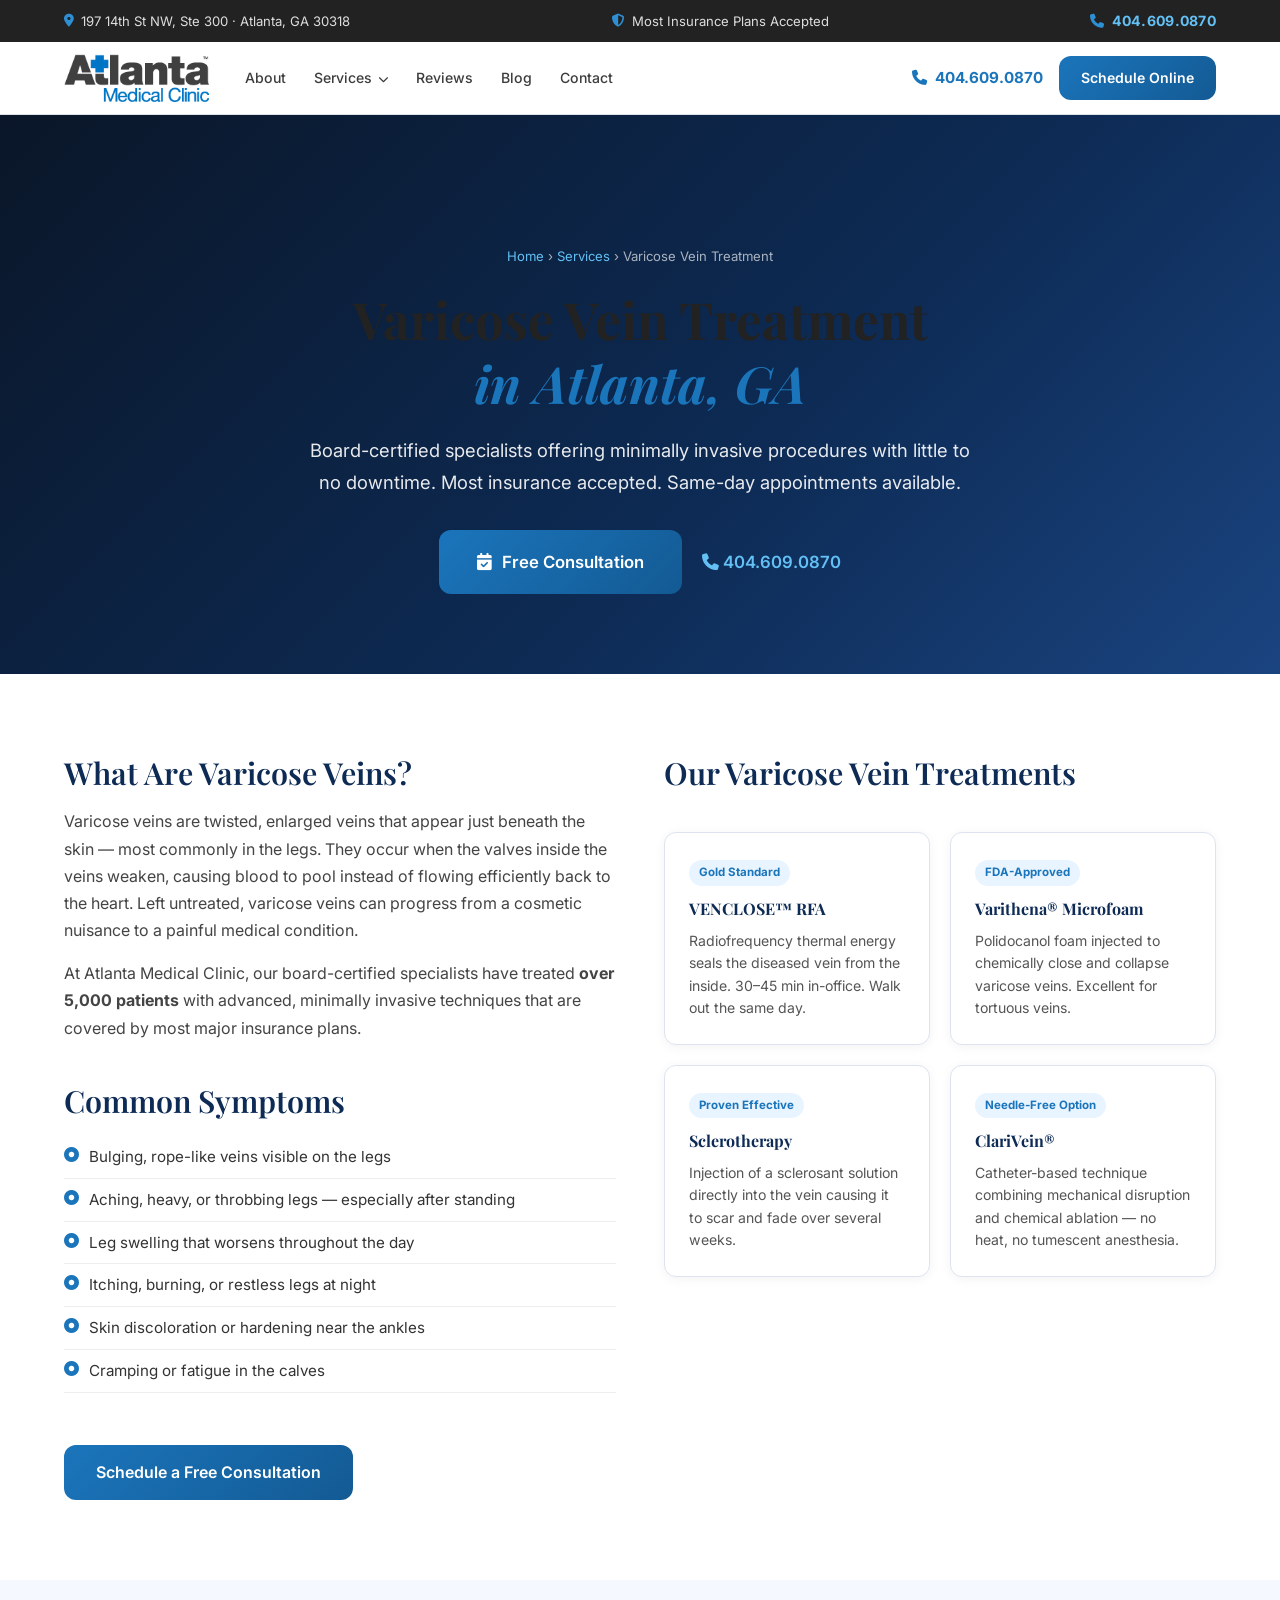
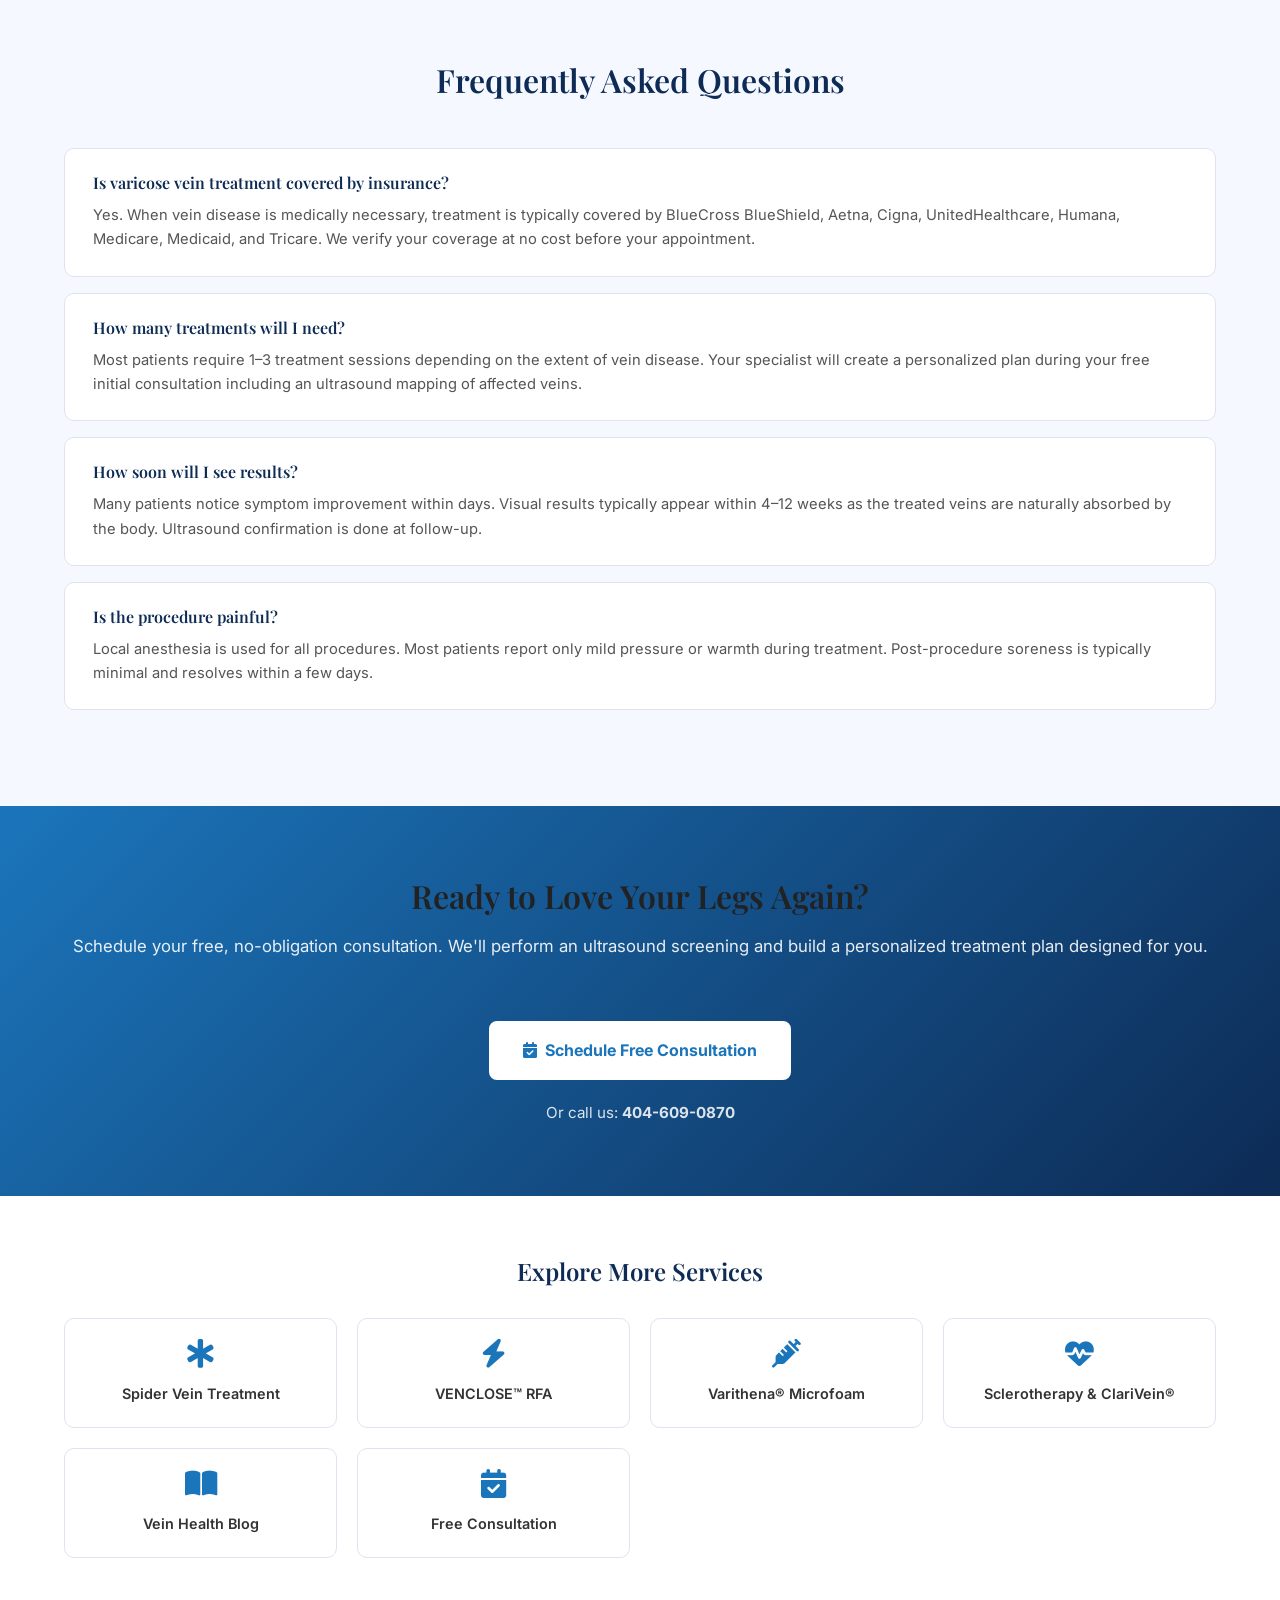
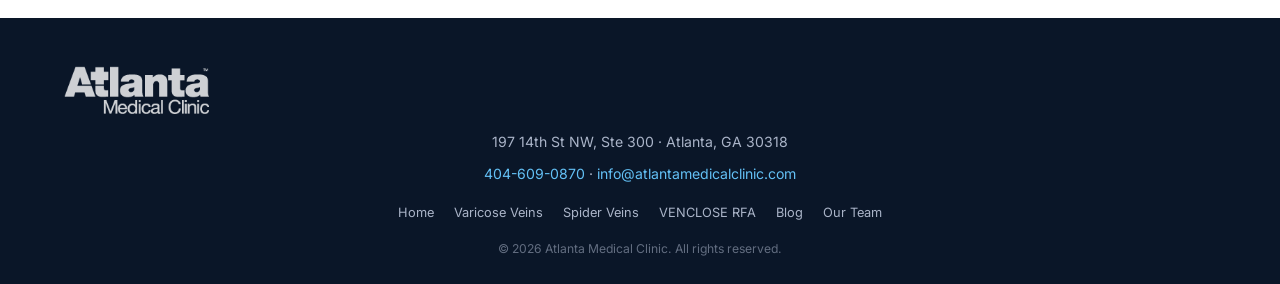
<file: services/varicose-vein-treatment.html>
<!DOCTYPE html>
<html lang="en" itemscope itemtype="https://schema.org/MedicalWebPage">
<head>
  <meta charset="UTF-8" />
  <meta http-equiv="X-UA-Compatible" content="IE=edge" />
  <meta name="viewport" content="width=device-width, initial-scale=1.0" />

  <title>Varicose Vein Treatment Atlanta, GA | Atlanta Medical Clinic | 404-609-0870</title>
  <meta name="description" content="Expert varicose vein treatment in Atlanta, GA. Board-certified specialists offer minimally invasive VENCLOSE RFA, Varithena, and sclerotherapy. Same-day procedures, most insurance accepted. Free consultation — 404-609-0870." />
  <meta name="keywords" content="varicose vein treatment Atlanta, varicose vein doctor Atlanta GA, varicose vein specialist near me, VENCLOSE RFA Atlanta, varicose vein removal Atlanta, insurance covered vein treatment Atlanta, board certified vein specialist Atlanta" />
  <meta name="robots" content="index, follow, max-image-preview:large, max-snippet:-1, max-video-preview:-1" />
  <meta name="author" content="Atlanta Medical Clinic" />

  <link rel="canonical" href="https://www.atlantamedicalclinic.com/services/varicose-vein-treatment.html" />

  <meta property="og:type" content="article" />
  <meta property="og:locale" content="en_US" />
  <meta property="og:site_name" content="Atlanta Medical Clinic" />
  <meta property="og:title" content="Varicose Vein Treatment Atlanta, GA | Atlanta Medical Clinic" />
  <meta property="og:description" content="Expert varicose vein treatment in Atlanta. VENCLOSE RFA, Varithena, sclerotherapy. Most insurance accepted. Free consultation — call 404-609-0870." />
  <meta property="og:url" content="https://www.atlantamedicalclinic.com/services/varicose-vein-treatment.html" />
  <meta property="og:image" content="https://www.atlantamedicalclinic.com/images/hero-bg.jpg" />

  <meta name="twitter:card" content="summary_large_image" />
  <meta name="twitter:title" content="Varicose Vein Treatment Atlanta, GA | Atlanta Medical Clinic" />
  <meta name="twitter:description" content="Minimally invasive varicose vein treatment in Atlanta. Same-day procedures, insurance accepted. Free consultation." />
  <meta name="twitter:image" content="https://www.atlantamedicalclinic.com/images/hero-bg.jpg" />

  <link rel="icon" type="image/png" href="https://igoejeff.github.io/atlantamedicalvein/images/amc-logo.png" />
  <meta name="theme-color" content="#005DAA" />

  <script type="application/ld+json">
  {
    "@context": "https://schema.org",
    "@graph": [
      {
        "@type": "MedicalWebPage",
        "@id": "https://www.atlantamedicalclinic.com/services/varicose-vein-treatment.html",
        "name": "Varicose Vein Treatment in Atlanta, GA",
        "description": "Minimally invasive varicose vein treatment options available at Atlanta Medical Clinic. Board-certified specialists. VENCLOSE RFA, Varithena, Sclerotherapy, ClariVein.",
        "url": "https://www.atlantamedicalclinic.com/services/varicose-vein-treatment.html",
        "medicalAudience": {"@type": "MedicalAudience", "audienceType": "patient"},
        "about": {
          "@type": "MedicalCondition",
          "name": "Varicose Veins",
          "alternateName": ["Varicosities", "Chronic Venous Insufficiency"],
          "description": "Varicose veins are enlarged, twisted veins that appear just under the skin surface, most commonly in the legs. They are caused by weakened or damaged vein valves.",
          "possibleTreatment": [
            {"@type": "MedicalTherapy", "name": "VENCLOSE Radiofrequency Ablation"},
            {"@type": "MedicalTherapy", "name": "Varithena Microfoam Ablation"},
            {"@type": "MedicalTherapy", "name": "Sclerotherapy"},
            {"@type": "MedicalTherapy", "name": "ClariVein Mechanochemical Ablation"}
          ],
          "signOrSymptom": [
            {"@type": "MedicalSymptom", "name": "Bulging, rope-like veins on the legs"},
            {"@type": "MedicalSymptom", "name": "Aching or heavy legs"},
            {"@type": "MedicalSymptom", "name": "Leg swelling"},
            {"@type": "MedicalSymptom", "name": "Skin discoloration near ankles"},
            {"@type": "MedicalSymptom", "name": "Restless legs at night"}
          ]
        },
        "lastReviewed": "2026-03-01",
        "reviewer": {
          "@type": "Organization",
          "name": "Atlanta Medical Clinic",
          "url": "https://www.atlantamedicalclinic.com/"
        }
      },
      {
        "@type": "BreadcrumbList",
        "itemListElement": [
          {"@type": "ListItem", "position": 1, "name": "Home", "item": "https://www.atlantamedicalclinic.com/"},
          {"@type": "ListItem", "position": 2, "name": "Services", "item": "https://www.atlantamedicalclinic.com/#treatments"},
          {"@type": "ListItem", "position": 3, "name": "Varicose Vein Treatment", "item": "https://www.atlantamedicalclinic.com/services/varicose-vein-treatment.html"}
        ]
      },
      {
        "@type": "FAQPage",
        "mainEntity": [
          {
            "@type": "Question",
            "name": "What are the treatment options for varicose veins in Atlanta?",
            "acceptedAnswer": {
              "@type": "Answer",
              "text": "Atlanta Medical Clinic offers VENCLOSE Radiofrequency Ablation (RFA), Varithena microfoam, Sclerotherapy, and ClariVein mechanochemical ablation. All are minimally invasive, in-office procedures with little to no downtime."
            }
          },
          {
            "@type": "Question",
            "name": "Is varicose vein treatment covered by insurance in Atlanta?",
            "acceptedAnswer": {
              "@type": "Answer",
              "text": "Yes. When varicose vein treatment is medically necessary, it is typically covered by BlueCross BlueShield, Aetna, Cigna, UnitedHealthcare, Humana, Medicare, Medicaid, and Tricare. Atlanta Medical Clinic verifies your benefits for free."
            }
          },
          {
            "@type": "Question",
            "name": "How long is recovery after varicose vein treatment?",
            "acceptedAnswer": {
              "@type": "Answer",
              "text": "Most patients experience minimal downtime. With VENCLOSE RFA and other procedures at Atlanta Medical Clinic, patients can typically walk immediately and return to light activities the same day."
            }
          }
        ]
      }
    ]
  }
  </script>

  <link rel="preconnect" href="https://fonts.googleapis.com" />
  <link rel="preconnect" href="https://fonts.gstatic.com" crossorigin />
  <link rel="preconnect" href="https://cdn.jsdelivr.net" />
  <link href="https://fonts.googleapis.com/css2?family=Oswald:wght@400;500;600;700&family=Playfair+Display:ital,wght@0,400;0,500;0,600;0,700;1,400;1,600&family=Inter:wght@300;400;500;600;700&display=swap" rel="stylesheet" />
  <link rel="stylesheet" href="https://cdn.jsdelivr.net/npm/@fortawesome/fontawesome-free@6.4.0/css/all.min.css" />
  <link rel="stylesheet" href="../css/style.css" />

  <style>
    .service-hero {
      background: linear-gradient(135deg, #0a1628 0%, #0d2b55 60%, #1a4480 100%);
      padding: 130px 0 80px;
      color: #fff;
      text-align: center;
    }
    .service-hero h1 { font-size: clamp(2rem, 4vw, 3.2rem); font-weight: 700; margin-bottom: 20px; }
    .service-hero p { font-size: 1.15rem; max-width: 680px; margin: 0 auto 32px; opacity: 0.9; }
    .breadcrumb-nav { font-size: 0.82rem; color: rgba(255,255,255,0.65); margin-bottom: 20px; }
    .breadcrumb-nav a { color: #63c0f5; text-decoration: none; }
    .breadcrumb-nav a:hover { text-decoration: underline; }
    .service-content { padding: 80px 0; }
    .service-grid { display: grid; grid-template-columns: 1fr 1fr; gap: 48px; align-items: start; }
    .service-grid h2 { color: #0d2b55; font-size: 1.9rem; margin-bottom: 16px; }
    .service-grid p { color: #444; line-height: 1.7; margin-bottom: 16px; }
    .service-list { list-style: none; padding: 0; margin: 16px 0 24px; }
    .service-list li { display: flex; align-items: flex-start; gap: 10px; padding: 8px 0; border-bottom: 1px solid #eee; color: #333; font-size: 0.95rem; }
    .service-list li i { color: #1B75BB; margin-top: 3px; flex-shrink: 0; }
    .treatment-cards { display: grid; grid-template-columns: 1fr 1fr; gap: 20px; margin-top: 40px; }
    .treatment-card { background: #fff; border: 1px solid #dde4ef; border-radius: 12px; padding: 24px; box-shadow: 0 2px 12px rgba(0,0,0,0.05); }
    .treatment-card h3 { color: #0d2b55; font-size: 1rem; font-weight: 700; margin-bottom: 10px; }
    .treatment-card p { font-size: 0.88rem; color: #555; line-height: 1.6; margin: 0; }
    .treatment-card .tc-badge { display: inline-block; background: #e8f4ff; color: #1B75BB; font-size: 0.72rem; font-weight: 700; padding: 3px 10px; border-radius: 20px; margin-bottom: 12px; }
    .faq-section { background: #f5f8ff; padding: 80px 0; }
    .faq-section h2 { text-align: center; color: #0d2b55; font-size: 2rem; margin-bottom: 48px; }
    .faq-item { background: #fff; border: 1px solid #dde4ef; border-radius: 10px; padding: 24px 28px; margin-bottom: 16px; }
    .faq-item h3 { color: #0d2b55; font-size: 1rem; font-weight: 600; margin-bottom: 10px; }
    .faq-item p { color: #555; font-size: 0.92rem; line-height: 1.65; margin: 0; }
    .cta-band { background: linear-gradient(135deg, #1B75BB 0%, #0d2b55 100%); color: #fff; padding: 70px 0; text-align: center; }
    .cta-band h2 { font-size: 2rem; margin-bottom: 16px; }
    .cta-band p { font-size: 1.05rem; opacity: 0.9; margin-bottom: 32px; }
    .cta-band .btn-white { display: inline-flex; align-items: center; gap: 8px; background: #fff; color: #1B75BB; font-weight: 700; padding: 14px 32px; border-radius: 8px; text-decoration: none; font-size: 1rem; transition: transform 0.2s, box-shadow 0.2s; }
    .cta-band .btn-white:hover { transform: translateY(-2px); box-shadow: 0 8px 24px rgba(0,0,0,0.15); }
    .related-links { padding: 60px 0; }
    .related-links h2 { text-align: center; color: #0d2b55; font-size: 1.5rem; margin-bottom: 32px; }
    .related-grid { display: grid; grid-template-columns: repeat(auto-fit, minmax(220px, 1fr)); gap: 20px; }
    .related-card { border: 1px solid #dde4ef; border-radius: 10px; padding: 20px; text-align: center; text-decoration: none; color: #333; transition: border-color 0.2s, box-shadow 0.2s; }
    .related-card:hover { border-color: #1B75BB; box-shadow: 0 4px 16px rgba(27,117,187,0.12); }
    .related-card i { font-size: 1.8rem; color: #1B75BB; margin-bottom: 12px; display: block; }
    .related-card span { font-weight: 600; font-size: 0.9rem; }
    @media(max-width:768px) {
      .service-grid, .treatment-cards { grid-template-columns: 1fr; }
      .service-hero { padding: 100px 0 60px; }
    }
  </style>
</head>
<body>

  <!-- TOP BAR -->
  <div class="topbar">
    <div class="topbar-inner">
      <span><i class="fas fa-map-marker-alt"></i> 197 14th St NW, Ste 300 · Atlanta, GA 30318</span>
      <span><i class="fas fa-shield-alt"></i> Most Insurance Plans Accepted</span>
      <a href="tel:4046090870" class="topbar-phone"><i class="fas fa-phone"></i> 404.609.0870</a>
    </div>
  </div>

  <!-- HEADER / NAV -->
  <header class="site-header" id="site-header" role="banner">
    <div class="nav-inner">
      <a href="../index.html" class="logo">
        <img src="https://igoejeff.github.io/atlantamedicalvein/images/amc-logo.png" alt="Atlanta Medical Clinic" class="logo-img" />
      </a>
      <nav class="main-nav" role="navigation" aria-label="Primary Navigation">
        <ul>
          <li><a href="../index.html#about">About</a></li>
          <li class="has-dropdown">
            <a href="../index.html#treatments">Services <i class="fas fa-chevron-down nav-arrow"></i></a>
            <ul class="nav-dropdown">
              <li><a href="varicose-vein-treatment.html" aria-current="page">Varicose Vein Treatment</a></li>
              <li><a href="spider-vein-treatment.html">Spider Vein Treatment</a></li>
              <li><a href="venclose-rfa.html">VENCLOSE&#8482; RFA</a></li>
              <li><a href="varithena.html">Varithena&#174; Microfoam</a></li>
              <li><a href="sclerotherapy.html">Sclerotherapy &amp; ClariVein&#174;</a></li>
            </ul>
          </li>
          <li><a href="../index.html#testimonials">Reviews</a></li>
          <li><a href="../blog.html">Blog</a></li>
          <li><a href="../index.html#schedule">Contact</a></li>
        </ul>
      </nav>
      <div class="nav-cta">
        <a href="tel:4046090870" class="btn-phone"><i class="fas fa-phone"></i> 404.609.0870</a>
        <a href="../index.html#schedule" class="btn-primary btn-sm">Schedule Online</a>
      </div>
    </div>
  </header>

  <main id="main-content" role="main">

    <!-- HERO -->
    <section class="service-hero" aria-labelledby="service-h1">
      <div class="container">
        <nav aria-label="Breadcrumb" class="breadcrumb-nav">
          <a href="../index.html">Home</a> &rsaquo;
          <a href="../index.html#treatments">Services</a> &rsaquo;
          <span>Varicose Vein Treatment</span>
        </nav>
        <h1 id="service-h1">Varicose Vein Treatment<br><em>in Atlanta, GA</em></h1>
        <p>Board-certified specialists offering minimally invasive procedures with little to no downtime. Most insurance accepted. Same-day appointments available.</p>
        <a href="../index.html#schedule" class="btn-primary btn-lg" style="margin-right:16px"><i class="fas fa-calendar-check"></i> Free Consultation</a>
        <a href="tel:4046090870" style="color:#63c0f5;font-weight:600;text-decoration:none;font-size:1.05rem;"><i class="fas fa-phone"></i> 404.609.0870</a>
      </div>
    </section>

    <!-- MAIN CONTENT -->
    <section class="service-content" itemscope itemtype="https://schema.org/MedicalProcedure">
      <div class="container">
        <div class="service-grid">
          <div>
            <h2 itemprop="name">What Are Varicose Veins?</h2>
            <p itemprop="description">Varicose veins are twisted, enlarged veins that appear just beneath the skin — most commonly in the legs. They occur when the valves inside the veins weaken, causing blood to pool instead of flowing efficiently back to the heart. Left untreated, varicose veins can progress from a cosmetic nuisance to a painful medical condition.</p>
            <p>At Atlanta Medical Clinic, our board-certified specialists have treated <strong>over 5,000 patients</strong> with advanced, minimally invasive techniques that are covered by most major insurance plans.</p>

            <h2 style="margin-top:40px;">Common Symptoms</h2>
            <ul class="service-list">
              <li><i class="fas fa-circle-dot"></i> Bulging, rope-like veins visible on the legs</li>
              <li><i class="fas fa-circle-dot"></i> Aching, heavy, or throbbing legs — especially after standing</li>
              <li><i class="fas fa-circle-dot"></i> Leg swelling that worsens throughout the day</li>
              <li><i class="fas fa-circle-dot"></i> Itching, burning, or restless legs at night</li>
              <li><i class="fas fa-circle-dot"></i> Skin discoloration or hardening near the ankles</li>
              <li><i class="fas fa-circle-dot"></i> Cramping or fatigue in the calves</li>
            </ul>
            <a href="../index.html#schedule" class="btn-primary btn-md">Schedule a Free Consultation</a>
          </div>

          <div>
            <h2>Our Varicose Vein Treatments</h2>
            <div class="treatment-cards">
              <div class="treatment-card">
                <span class="tc-badge">Gold Standard</span>
                <h3>VENCLOSE&#8482; RFA</h3>
                <p>Radiofrequency thermal energy seals the diseased vein from the inside. 30–45 min in-office. Walk out the same day.</p>
              </div>
              <div class="treatment-card">
                <span class="tc-badge">FDA-Approved</span>
                <h3>Varithena&#174; Microfoam</h3>
                <p>Polidocanol foam injected to chemically close and collapse varicose veins. Excellent for tortuous veins.</p>
              </div>
              <div class="treatment-card">
                <span class="tc-badge">Proven Effective</span>
                <h3>Sclerotherapy</h3>
                <p>Injection of a sclerosant solution directly into the vein causing it to scar and fade over several weeks.</p>
              </div>
              <div class="treatment-card">
                <span class="tc-badge">Needle-Free Option</span>
                <h3>ClariVein&#174;</h3>
                <p>Catheter-based technique combining mechanical disruption and chemical ablation — no heat, no tumescent anesthesia.</p>
              </div>
            </div>
          </div>
        </div>
      </div>
    </section>

    <!-- FAQ -->
    <section class="faq-section" aria-labelledby="faq-heading">
      <div class="container">
        <h2 id="faq-heading">Frequently Asked Questions</h2>
        <div itemscope itemtype="https://schema.org/FAQPage">
          <div class="faq-item" itemscope itemprop="mainEntity" itemtype="https://schema.org/Question">
            <h3 itemprop="name">Is varicose vein treatment covered by insurance?</h3>
            <div itemscope itemprop="acceptedAnswer" itemtype="https://schema.org/Answer">
              <p itemprop="text">Yes. When vein disease is medically necessary, treatment is typically covered by BlueCross BlueShield, Aetna, Cigna, UnitedHealthcare, Humana, Medicare, Medicaid, and Tricare. We verify your coverage at no cost before your appointment.</p>
            </div>
          </div>
          <div class="faq-item" itemscope itemprop="mainEntity" itemtype="https://schema.org/Question">
            <h3 itemprop="name">How many treatments will I need?</h3>
            <div itemscope itemprop="acceptedAnswer" itemtype="https://schema.org/Answer">
              <p itemprop="text">Most patients require 1–3 treatment sessions depending on the extent of vein disease. Your specialist will create a personalized plan during your free initial consultation including an ultrasound mapping of affected veins.</p>
            </div>
          </div>
          <div class="faq-item" itemscope itemprop="mainEntity" itemtype="https://schema.org/Question">
            <h3 itemprop="name">How soon will I see results?</h3>
            <div itemscope itemprop="acceptedAnswer" itemtype="https://schema.org/Answer">
              <p itemprop="text">Many patients notice symptom improvement within days. Visual results typically appear within 4–12 weeks as the treated veins are naturally absorbed by the body. Ultrasound confirmation is done at follow-up.</p>
            </div>
          </div>
          <div class="faq-item" itemscope itemprop="mainEntity" itemtype="https://schema.org/Question">
            <h3 itemprop="name">Is the procedure painful?</h3>
            <div itemscope itemprop="acceptedAnswer" itemtype="https://schema.org/Answer">
              <p itemprop="text">Local anesthesia is used for all procedures. Most patients report only mild pressure or warmth during treatment. Post-procedure soreness is typically minimal and resolves within a few days.</p>
            </div>
          </div>
        </div>
      </div>
    </section>

    <!-- CTA BAND -->
    <section class="cta-band" aria-label="Schedule Consultation">
      <div class="container">
        <h2>Ready to Love Your Legs Again?</h2>
        <p>Schedule your free, no-obligation consultation. We'll perform an ultrasound screening and build a personalized treatment plan designed for you.</p>
        <a href="../index.html#schedule" class="btn-white"><i class="fas fa-calendar-check"></i> Schedule Free Consultation</a>
        <div style="margin-top:20px;font-size:0.95rem;opacity:0.85;">Or call us: <a href="tel:4046090870" style="color:#fff;font-weight:700;">404-609-0870</a></div>
      </div>
    </section>

    <!-- RELATED LINKS (internal linking) -->
    <section class="related-links" aria-labelledby="related-heading">
      <div class="container">
        <h2 id="related-heading">Explore More Services</h2>
        <div class="related-grid">
          <a href="spider-vein-treatment.html" class="related-card">
            <i class="fas fa-star-of-life"></i>
            <span>Spider Vein Treatment</span>
          </a>
          <a href="venclose-rfa.html" class="related-card">
            <i class="fas fa-bolt"></i>
            <span>VENCLOSE&#8482; RFA</span>
          </a>
          <a href="varithena.html" class="related-card">
            <i class="fas fa-syringe"></i>
            <span>Varithena&#174; Microfoam</span>
          </a>
          <a href="sclerotherapy.html" class="related-card">
            <i class="fas fa-heartbeat"></i>
            <span>Sclerotherapy &amp; ClariVein&#174;</span>
          </a>
          <a href="../blog.html" class="related-card">
            <i class="fas fa-book-open"></i>
            <span>Vein Health Blog</span>
          </a>
          <a href="../index.html#schedule" class="related-card">
            <i class="fas fa-calendar-check"></i>
            <span>Free Consultation</span>
          </a>
        </div>
      </div>
    </section>

  </main>

  <!-- FOOTER -->
  <footer role="contentinfo" style="background:#0a1628;color:#aab4c8;padding:48px 0 24px;text-align:center;">
    <div class="container">
      <img src="https://igoejeff.github.io/atlantamedicalvein/images/amc-logo.png" alt="Atlanta Medical Clinic" style="height:48px;margin-bottom:16px;filter:brightness(0) invert(1) opacity(0.8);" />
      <p style="font-size:0.88rem;margin-bottom:8px;">197 14th St NW, Ste 300 · Atlanta, GA 30318</p>
      <p style="font-size:0.88rem;margin-bottom:16px;"><a href="tel:4046090870" style="color:#63c0f5;text-decoration:none;">404-609-0870</a> · <a href="mailto:info@atlantamedicalclinic.com" style="color:#63c0f5;text-decoration:none;">info@atlantamedicalclinic.com</a></p>
      <p style="font-size:0.8rem;">
        <a href="../index.html" style="color:#aab4c8;margin:0 8px;text-decoration:none;">Home</a>
        <a href="varicose-vein-treatment.html" style="color:#aab4c8;margin:0 8px;text-decoration:none;">Varicose Veins</a>
        <a href="spider-vein-treatment.html" style="color:#aab4c8;margin:0 8px;text-decoration:none;">Spider Veins</a>
        <a href="venclose-rfa.html" style="color:#aab4c8;margin:0 8px;text-decoration:none;">VENCLOSE RFA</a>
        <a href="../blog.html" style="color:#aab4c8;margin:0 8px;text-decoration:none;">Blog</a>
        <a href="../team-page.html" style="color:#aab4c8;margin:0 8px;text-decoration:none;">Our Team</a>
      </p>
      <p style="font-size:0.76rem;margin-top:16px;opacity:0.55;">&copy; 2026 Atlanta Medical Clinic. All rights reserved.</p>
    </div>
  </footer>

</body>
</html>
</file>
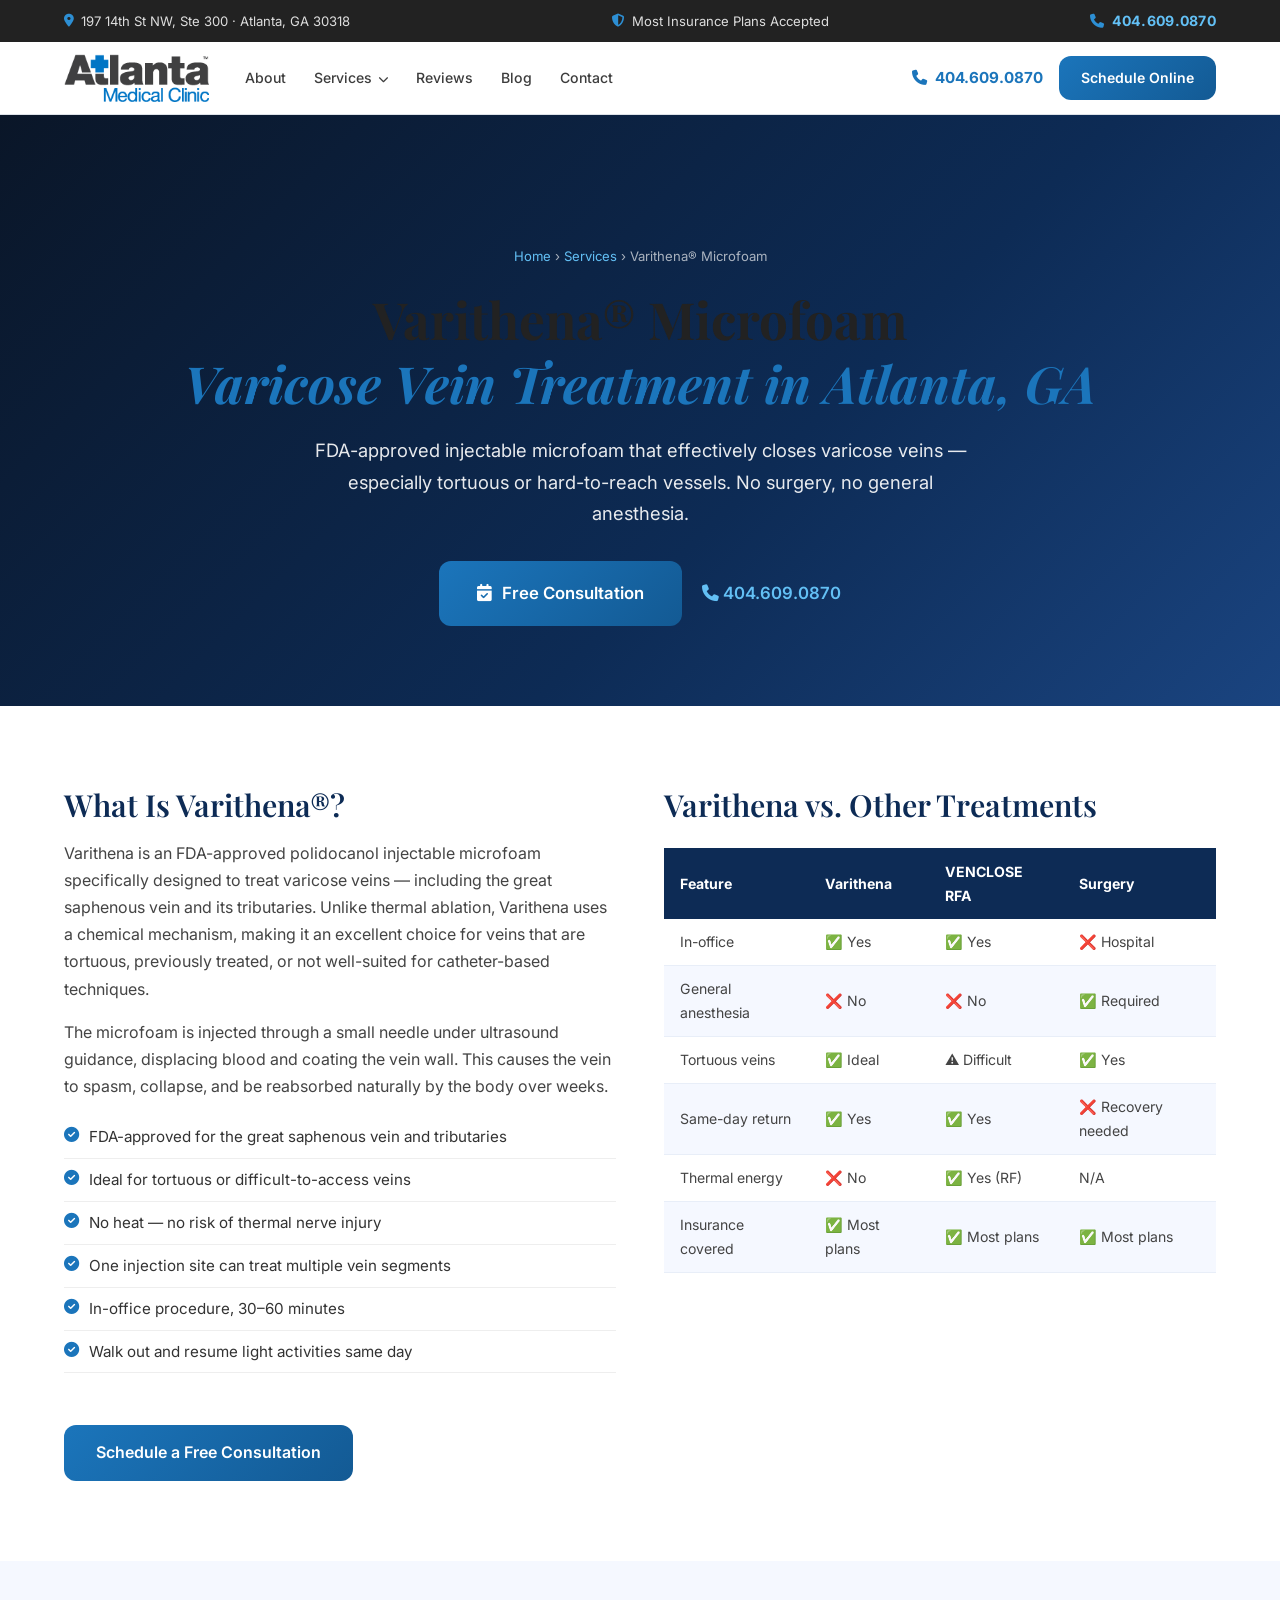
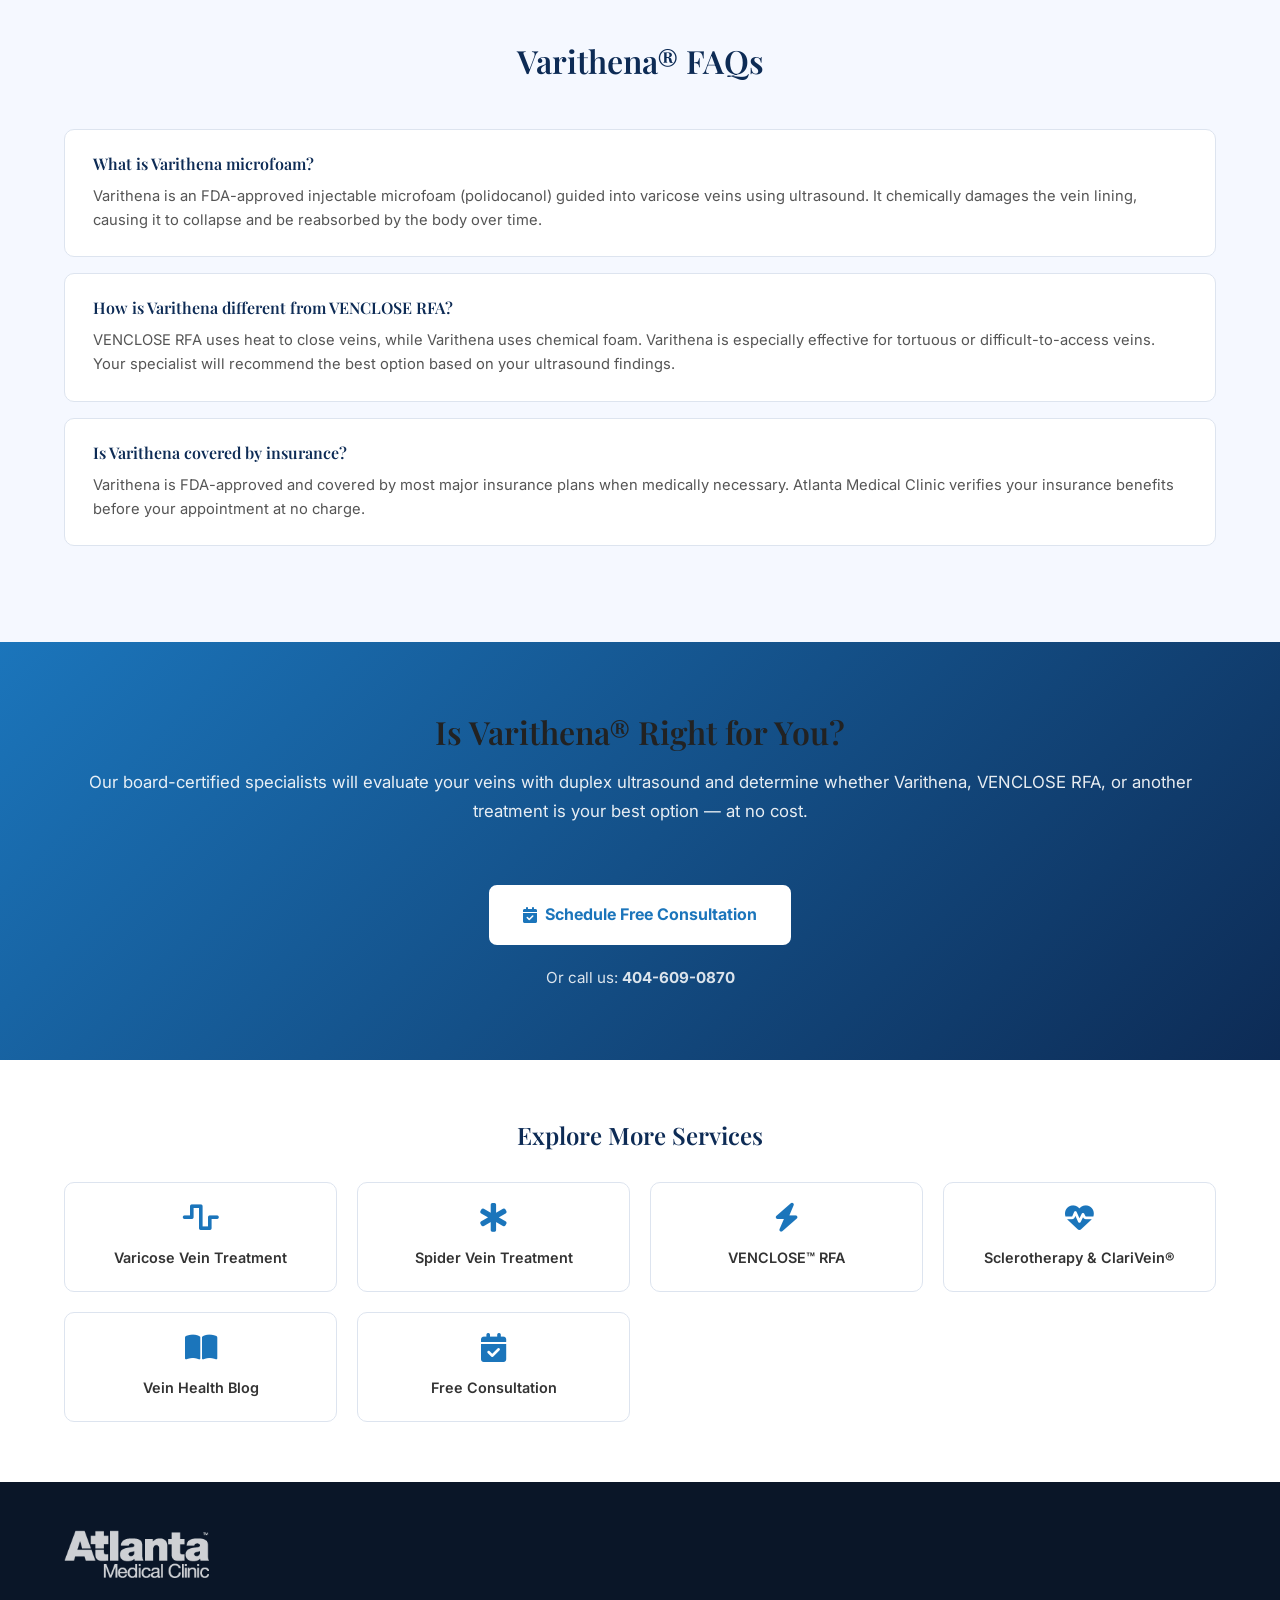
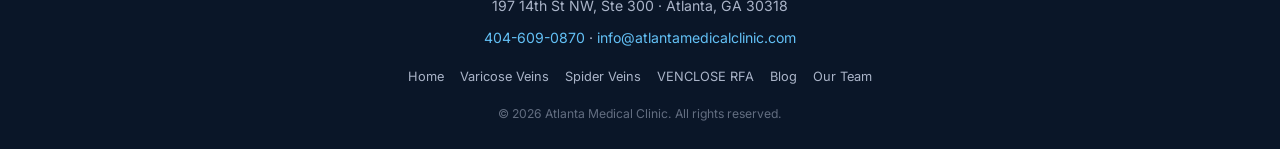
<file: services/varithena.html>
<!DOCTYPE html>
<html lang="en" itemscope itemtype="https://schema.org/MedicalWebPage">
<head>
  <meta charset="UTF-8" /><meta http-equiv="X-UA-Compatible" content="IE=edge" /><meta name="viewport" content="width=device-width, initial-scale=1.0" />
  <title>Varithena Microfoam Treatment Atlanta | Varicose Vein Foam Therapy | 404-609-0870</title>
  <meta name="description" content="Varithena® polidocanol injectable foam for varicose vein treatment in Atlanta, GA. FDA-approved, in-office, no surgery required. Most insurance accepted. Free consultation — 404-609-0870." />
  <meta name="keywords" content="Varithena Atlanta, polidocanol microfoam Atlanta, varicose vein foam treatment Atlanta, chemical ablation varicose veins Atlanta, Varithena microfoam injection Atlanta GA" />
  <meta name="robots" content="index, follow, max-image-preview:large, max-snippet:-1, max-video-preview:-1" />
  <link rel="canonical" href="https://www.atlantamedicalclinic.com/services/varithena.html" />
  <meta property="og:type" content="article" /><meta property="og:locale" content="en_US" /><meta property="og:site_name" content="Atlanta Medical Clinic" />
  <meta property="og:title" content="Varithena® Microfoam Treatment Atlanta | Atlanta Medical Clinic" />
  <meta property="og:description" content="FDA-approved Varithena microfoam for varicose veins. In-office, most insurance accepted. Free consultation — 404-609-0870." />
  <meta property="og:url" content="https://www.atlantamedicalclinic.com/services/varithena.html" />
  <meta property="og:image" content="https://www.atlantamedicalclinic.com/images/hero-bg.jpg" />
  <meta name="twitter:card" content="summary_large_image" /><meta name="twitter:title" content="Varithena® Atlanta | Atlanta Medical Clinic" /><meta name="twitter:description" content="FDA-approved Varithena microfoam vein treatment in Atlanta. Free consultation." /><meta name="twitter:image" content="https://www.atlantamedicalclinic.com/images/hero-bg.jpg" />
  <link rel="icon" type="image/png" href="https://igoejeff.github.io/atlantamedicalvein/images/amc-logo.png" /><meta name="theme-color" content="#005DAA" />
  <script type="application/ld+json">{"@context":"https://schema.org","@graph":[{"@type":"MedicalWebPage","name":"Varithena Microfoam Treatment in Atlanta, GA","url":"https://www.atlantamedicalclinic.com/services/varithena.html","about":{"@type":"MedicalProcedure","name":"Varithena Polidocanol Injectable Foam","alternateName":["Varithena Microfoam","Chemical Ablation","Foam Sclerotherapy"],"description":"Varithena is an FDA-approved polidocanol microfoam that is injected into diseased veins under ultrasound guidance. The foam displaces blood and chemically ablates the vein wall, causing the vein to collapse and be absorbed by the body.","procedureType":"https://schema.org/TherapeuticProcedure"},"lastReviewed":"2026-03-01"},{"@type":"BreadcrumbList","itemListElement":[{"@type":"ListItem","position":1,"name":"Home","item":"https://www.atlantamedicalclinic.com/"},{"@type":"ListItem","position":2,"name":"Services","item":"https://www.atlantamedicalclinic.com/#treatments"},{"@type":"ListItem","position":3,"name":"Varithena Microfoam","item":"https://www.atlantamedicalclinic.com/services/varithena.html"}]},{"@type":"FAQPage","mainEntity":[{"@type":"Question","name":"What is Varithena microfoam?","acceptedAnswer":{"@type":"Answer","text":"Varithena is an FDA-approved injectable microfoam (polidocanol) that is guided into varicose veins using ultrasound. It chemically damages the vein lining, causing it to collapse and be reabsorbed by the body over time."}},{"@type":"Question","name":"How is Varithena different from VENCLOSE RFA?","acceptedAnswer":{"@type":"Answer","text":"VENCLOSE RFA uses heat to close veins, while Varithena uses chemical foam. Varithena is especially effective for tortuous or difficult-to-access veins. Your specialist will recommend the best option based on your ultrasound findings."}},{"@type":"Question","name":"Is Varithena covered by insurance?","acceptedAnswer":{"@type":"Answer","text":"Varithena is FDA-approved and covered by most major insurance plans when medically necessary. Atlanta Medical Clinic verifies your insurance benefits before your appointment at no charge."}}]}]}</script>
  <link rel="preconnect" href="https://fonts.googleapis.com" /><link rel="preconnect" href="https://fonts.gstatic.com" crossorigin /><link rel="preconnect" href="https://cdn.jsdelivr.net" />
  <link href="https://fonts.googleapis.com/css2?family=Oswald:wght@400;500;600;700&family=Playfair+Display:ital,wght@0,400;0,500;0,600;0,700;1,400;1,600&family=Inter:wght@300;400;500;600;700&display=swap" rel="stylesheet" />
  <link rel="stylesheet" href="https://cdn.jsdelivr.net/npm/@fortawesome/fontawesome-free@6.4.0/css/all.min.css" />
  <link rel="stylesheet" href="../css/style.css" />
  <style>
    .service-hero{background:linear-gradient(135deg,#0a1628 0%,#0d2b55 60%,#1a4480 100%);padding:130px 0 80px;color:#fff;text-align:center}
    .service-hero h1{font-size:clamp(2rem,4vw,3.2rem);font-weight:700;margin-bottom:20px}
    .service-hero p{font-size:1.15rem;max-width:680px;margin:0 auto 32px;opacity:.9}
    .breadcrumb-nav{font-size:.82rem;color:rgba(255,255,255,.65);margin-bottom:20px}
    .breadcrumb-nav a{color:#63c0f5;text-decoration:none}
    .service-content{padding:80px 0}
    .two-col-content{display:grid;grid-template-columns:1fr 1fr;gap:48px;align-items:start}
    .two-col-content h2{color:#0d2b55;font-size:1.9rem;margin-bottom:16px}
    .two-col-content p{color:#444;line-height:1.7;margin-bottom:16px}
    .pros-list{list-style:none;padding:0;margin:16px 0 24px}
    .pros-list li{display:flex;align-items:flex-start;gap:10px;padding:8px 0;border-bottom:1px solid #eee;color:#333;font-size:.95rem}
    .pros-list li i{color:#1B75BB;margin-top:3px;flex-shrink:0}
    .compare-table{width:100%;border-collapse:collapse;margin-top:24px;font-size:.88rem}
    .compare-table th{background:#0d2b55;color:#fff;padding:12px 16px;text-align:left}
    .compare-table td{padding:11px 16px;border-bottom:1px solid #e8eef8;color:#444}
    .compare-table tr:nth-child(even) td{background:#f5f8ff}
    .faq-section{background:#f5f8ff;padding:80px 0}
    .faq-section h2{text-align:center;color:#0d2b55;font-size:2rem;margin-bottom:48px}
    .faq-item{background:#fff;border:1px solid #dde4ef;border-radius:10px;padding:24px 28px;margin-bottom:16px}
    .faq-item h3{color:#0d2b55;font-size:1rem;font-weight:600;margin-bottom:10px}
    .faq-item p{color:#555;font-size:.92rem;line-height:1.65;margin:0}
    .cta-band{background:linear-gradient(135deg,#1B75BB 0%,#0d2b55 100%);color:#fff;padding:70px 0;text-align:center}
    .cta-band h2{font-size:2rem;margin-bottom:16px}
    .cta-band p{font-size:1.05rem;opacity:.9;margin-bottom:32px}
    .btn-white{display:inline-flex;align-items:center;gap:8px;background:#fff;color:#1B75BB;font-weight:700;padding:14px 32px;border-radius:8px;text-decoration:none;transition:transform .2s,box-shadow .2s}
    .btn-white:hover{transform:translateY(-2px);box-shadow:0 8px 24px rgba(0,0,0,.15)}
    .related-links{padding:60px 0}
    .related-links h2{text-align:center;color:#0d2b55;font-size:1.5rem;margin-bottom:32px}
    .related-grid{display:grid;grid-template-columns:repeat(auto-fit,minmax(220px,1fr));gap:20px}
    .related-card{border:1px solid #dde4ef;border-radius:10px;padding:20px;text-align:center;text-decoration:none;color:#333;transition:border-color .2s,box-shadow .2s}
    .related-card:hover{border-color:#1B75BB;box-shadow:0 4px 16px rgba(27,117,187,.12)}
    .related-card i{font-size:1.8rem;color:#1B75BB;margin-bottom:12px;display:block}
    .related-card span{font-weight:600;font-size:.9rem}
    @media(max-width:768px){.two-col-content{grid-template-columns:1fr}}
  </style>
</head>
<body>
  <div class="topbar"><div class="topbar-inner"><span><i class="fas fa-map-marker-alt"></i> 197 14th St NW, Ste 300 · Atlanta, GA 30318</span><span><i class="fas fa-shield-alt"></i> Most Insurance Plans Accepted</span><a href="tel:4046090870" class="topbar-phone"><i class="fas fa-phone"></i> 404.609.0870</a></div></div>
  <header class="site-header" id="site-header" role="banner"><div class="nav-inner"><a href="../index.html" class="logo"><img src="https://igoejeff.github.io/atlantamedicalvein/images/amc-logo.png" alt="Atlanta Medical Clinic" class="logo-img" /></a><nav class="main-nav" role="navigation" aria-label="Primary Navigation"><ul><li><a href="../index.html#about">About</a></li><li class="has-dropdown"><a href="../index.html#treatments">Services <i class="fas fa-chevron-down nav-arrow"></i></a><ul class="nav-dropdown"><li><a href="varicose-vein-treatment.html">Varicose Vein Treatment</a></li><li><a href="spider-vein-treatment.html">Spider Vein Treatment</a></li><li><a href="venclose-rfa.html">VENCLOSE&#8482; RFA</a></li><li><a href="varithena.html" aria-current="page">Varithena&#174; Microfoam</a></li><li><a href="sclerotherapy.html">Sclerotherapy &amp; ClariVein&#174;</a></li></ul></li><li><a href="../index.html#testimonials">Reviews</a></li><li><a href="../blog.html">Blog</a></li><li><a href="../index.html#schedule">Contact</a></li></ul></nav><div class="nav-cta"><a href="tel:4046090870" class="btn-phone"><i class="fas fa-phone"></i> 404.609.0870</a><a href="../index.html#schedule" class="btn-primary btn-sm">Schedule Online</a></div></div></header>

  <main id="main-content" role="main">
    <section class="service-hero" aria-labelledby="service-h1">
      <div class="container">
        <nav aria-label="Breadcrumb" class="breadcrumb-nav"><a href="../index.html">Home</a> &rsaquo; <a href="../index.html#treatments">Services</a> &rsaquo; <span>Varithena&#174; Microfoam</span></nav>
        <h1 id="service-h1">Varithena&#174; Microfoam<br><em>Varicose Vein Treatment in Atlanta, GA</em></h1>
        <p>FDA-approved injectable microfoam that effectively closes varicose veins — especially tortuous or hard-to-reach vessels. No surgery, no general anesthesia.</p>
        <a href="../index.html#schedule" class="btn-primary btn-lg" style="margin-right:16px"><i class="fas fa-calendar-check"></i> Free Consultation</a>
        <a href="tel:4046090870" style="color:#63c0f5;font-weight:600;text-decoration:none;font-size:1.05rem;"><i class="fas fa-phone"></i> 404.609.0870</a>
      </div>
    </section>

    <section class="service-content">
      <div class="container">
        <div class="two-col-content">
          <div>
            <h2>What Is Varithena&#174;?</h2>
            <p>Varithena is an FDA-approved polidocanol injectable microfoam specifically designed to treat varicose veins — including the great saphenous vein and its tributaries. Unlike thermal ablation, Varithena uses a chemical mechanism, making it an excellent choice for veins that are tortuous, previously treated, or not well-suited for catheter-based techniques.</p>
            <p>The microfoam is injected through a small needle under ultrasound guidance, displacing blood and coating the vein wall. This causes the vein to spasm, collapse, and be reabsorbed naturally by the body over weeks.</p>
            <ul class="pros-list">
              <li><i class="fas fa-check-circle"></i> FDA-approved for the great saphenous vein and tributaries</li>
              <li><i class="fas fa-check-circle"></i> Ideal for tortuous or difficult-to-access veins</li>
              <li><i class="fas fa-check-circle"></i> No heat — no risk of thermal nerve injury</li>
              <li><i class="fas fa-check-circle"></i> One injection site can treat multiple vein segments</li>
              <li><i class="fas fa-check-circle"></i> In-office procedure, 30–60 minutes</li>
              <li><i class="fas fa-check-circle"></i> Walk out and resume light activities same day</li>
            </ul>
            <a href="../index.html#schedule" class="btn-primary btn-md">Schedule a Free Consultation</a>
          </div>
          <div>
            <h2>Varithena vs. Other Treatments</h2>
            <table class="compare-table" role="table" aria-label="Comparison of varicose vein treatments">
              <thead><tr><th>Feature</th><th>Varithena</th><th>VENCLOSE RFA</th><th>Surgery</th></tr></thead>
              <tbody>
                <tr><td>In-office</td><td>✅ Yes</td><td>✅ Yes</td><td>❌ Hospital</td></tr>
                <tr><td>General anesthesia</td><td>❌ No</td><td>❌ No</td><td>✅ Required</td></tr>
                <tr><td>Tortuous veins</td><td>✅ Ideal</td><td>⚠️ Difficult</td><td>✅ Yes</td></tr>
                <tr><td>Same-day return</td><td>✅ Yes</td><td>✅ Yes</td><td>❌ Recovery needed</td></tr>
                <tr><td>Thermal energy</td><td>❌ No</td><td>✅ Yes (RF)</td><td>N/A</td></tr>
                <tr><td>Insurance covered</td><td>✅ Most plans</td><td>✅ Most plans</td><td>✅ Most plans</td></tr>
              </tbody>
            </table>
          </div>
        </div>
      </div>
    </section>

    <section class="faq-section">
      <div class="container">
        <h2>Varithena&#174; FAQs</h2>
        <div itemscope itemtype="https://schema.org/FAQPage">
          <div class="faq-item" itemscope itemprop="mainEntity" itemtype="https://schema.org/Question"><h3 itemprop="name">What is Varithena microfoam?</h3><div itemscope itemprop="acceptedAnswer" itemtype="https://schema.org/Answer"><p itemprop="text">Varithena is an FDA-approved injectable microfoam (polidocanol) guided into varicose veins using ultrasound. It chemically damages the vein lining, causing it to collapse and be reabsorbed by the body over time.</p></div></div>
          <div class="faq-item" itemscope itemprop="mainEntity" itemtype="https://schema.org/Question"><h3 itemprop="name">How is Varithena different from VENCLOSE RFA?</h3><div itemscope itemprop="acceptedAnswer" itemtype="https://schema.org/Answer"><p itemprop="text">VENCLOSE RFA uses heat to close veins, while Varithena uses chemical foam. Varithena is especially effective for tortuous or difficult-to-access veins. Your specialist will recommend the best option based on your ultrasound findings.</p></div></div>
          <div class="faq-item" itemscope itemprop="mainEntity" itemtype="https://schema.org/Question"><h3 itemprop="name">Is Varithena covered by insurance?</h3><div itemscope itemprop="acceptedAnswer" itemtype="https://schema.org/Answer"><p itemprop="text">Varithena is FDA-approved and covered by most major insurance plans when medically necessary. Atlanta Medical Clinic verifies your insurance benefits before your appointment at no charge.</p></div></div>
        </div>
      </div>
    </section>

    <section class="cta-band">
      <div class="container">
        <h2>Is Varithena&#174; Right for You?</h2>
        <p>Our board-certified specialists will evaluate your veins with duplex ultrasound and determine whether Varithena, VENCLOSE RFA, or another treatment is your best option — at no cost.</p>
        <a href="../index.html#schedule" class="btn-white"><i class="fas fa-calendar-check"></i> Schedule Free Consultation</a>
        <div style="margin-top:20px;font-size:.95rem;opacity:.85;">Or call us: <a href="tel:4046090870" style="color:#fff;font-weight:700;">404-609-0870</a></div>
      </div>
    </section>

    <section class="related-links">
      <div class="container">
        <h2>Explore More Services</h2>
        <div class="related-grid">
          <a href="varicose-vein-treatment.html" class="related-card"><i class="fas fa-wave-square"></i><span>Varicose Vein Treatment</span></a>
          <a href="spider-vein-treatment.html" class="related-card"><i class="fas fa-star-of-life"></i><span>Spider Vein Treatment</span></a>
          <a href="venclose-rfa.html" class="related-card"><i class="fas fa-bolt"></i><span>VENCLOSE&#8482; RFA</span></a>
          <a href="sclerotherapy.html" class="related-card"><i class="fas fa-heartbeat"></i><span>Sclerotherapy &amp; ClariVein&#174;</span></a>
          <a href="../blog.html" class="related-card"><i class="fas fa-book-open"></i><span>Vein Health Blog</span></a>
          <a href="../index.html#schedule" class="related-card"><i class="fas fa-calendar-check"></i><span>Free Consultation</span></a>
        </div>
      </div>
    </section>
  </main>

  <footer role="contentinfo" style="background:#0a1628;color:#aab4c8;padding:48px 0 24px;text-align:center;">
    <div class="container"><img src="https://igoejeff.github.io/atlantamedicalvein/images/amc-logo.png" alt="Atlanta Medical Clinic" style="height:48px;margin-bottom:16px;filter:brightness(0) invert(1) opacity(0.8);" /><p style="font-size:.88rem;margin-bottom:8px;">197 14th St NW, Ste 300 · Atlanta, GA 30318</p><p style="font-size:.88rem;margin-bottom:16px;"><a href="tel:4046090870" style="color:#63c0f5;text-decoration:none;">404-609-0870</a> · <a href="mailto:info@atlantamedicalclinic.com" style="color:#63c0f5;text-decoration:none;">info@atlantamedicalclinic.com</a></p><p style="font-size:.8rem;"><a href="../index.html" style="color:#aab4c8;margin:0 8px;text-decoration:none;">Home</a><a href="varicose-vein-treatment.html" style="color:#aab4c8;margin:0 8px;text-decoration:none;">Varicose Veins</a><a href="spider-vein-treatment.html" style="color:#aab4c8;margin:0 8px;text-decoration:none;">Spider Veins</a><a href="venclose-rfa.html" style="color:#aab4c8;margin:0 8px;text-decoration:none;">VENCLOSE RFA</a><a href="../blog.html" style="color:#aab4c8;margin:0 8px;text-decoration:none;">Blog</a><a href="../team-page.html" style="color:#aab4c8;margin:0 8px;text-decoration:none;">Our Team</a></p><p style="font-size:.76rem;margin-top:16px;opacity:.55;">&copy; 2026 Atlanta Medical Clinic. All rights reserved.</p></div>
  </footer>
</body>
</html>
</file>
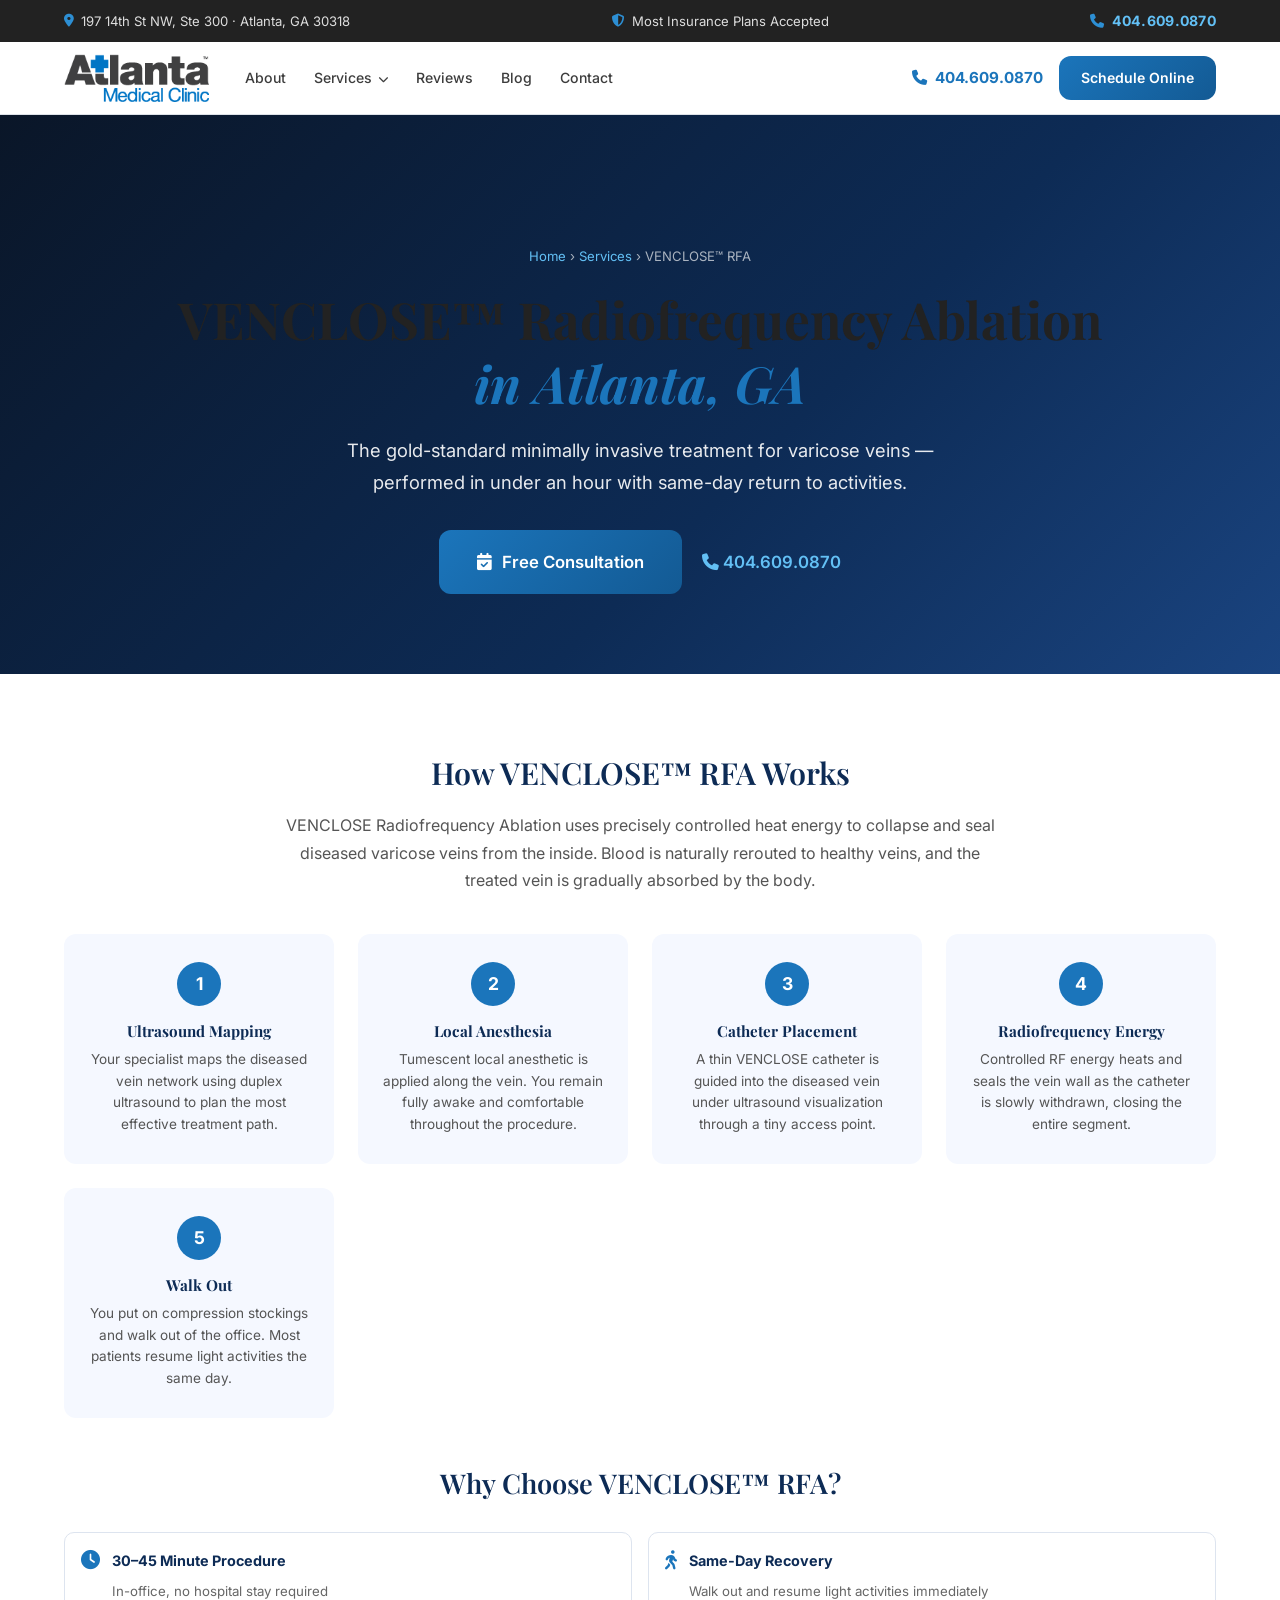
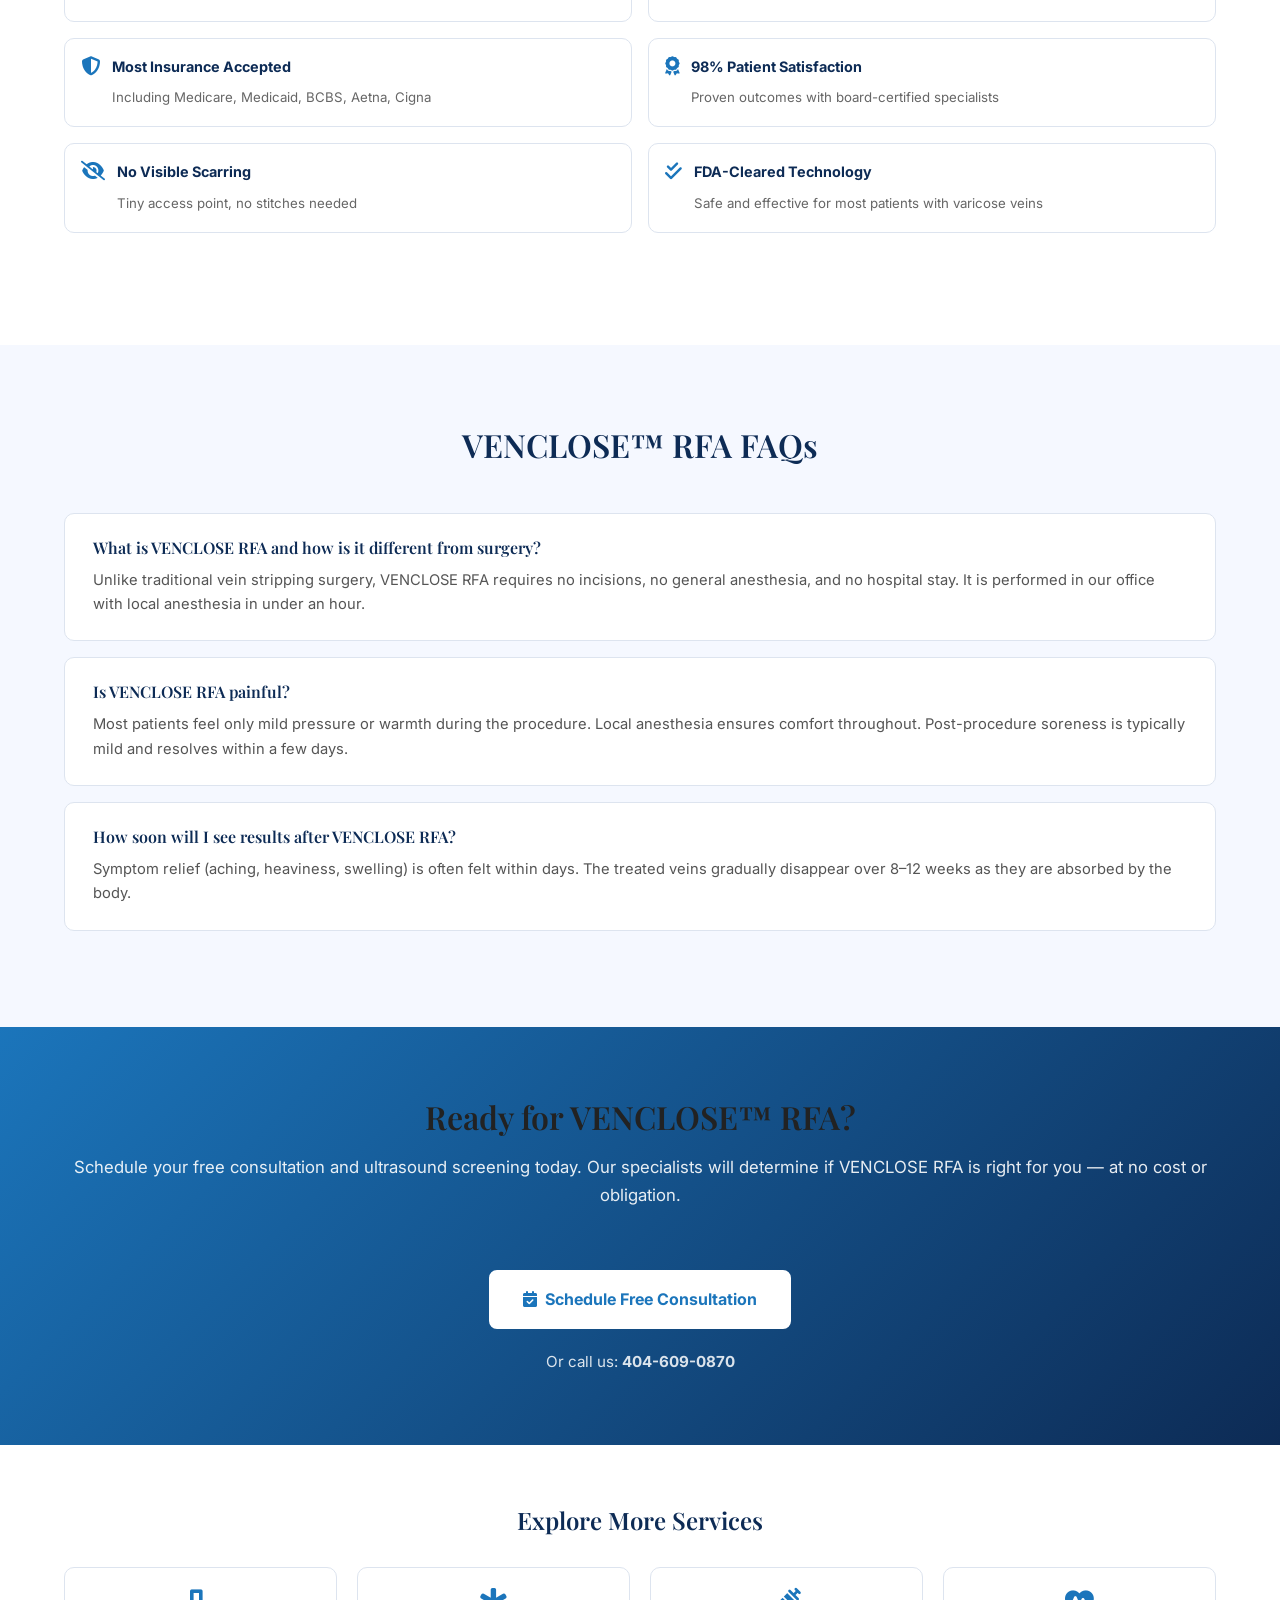
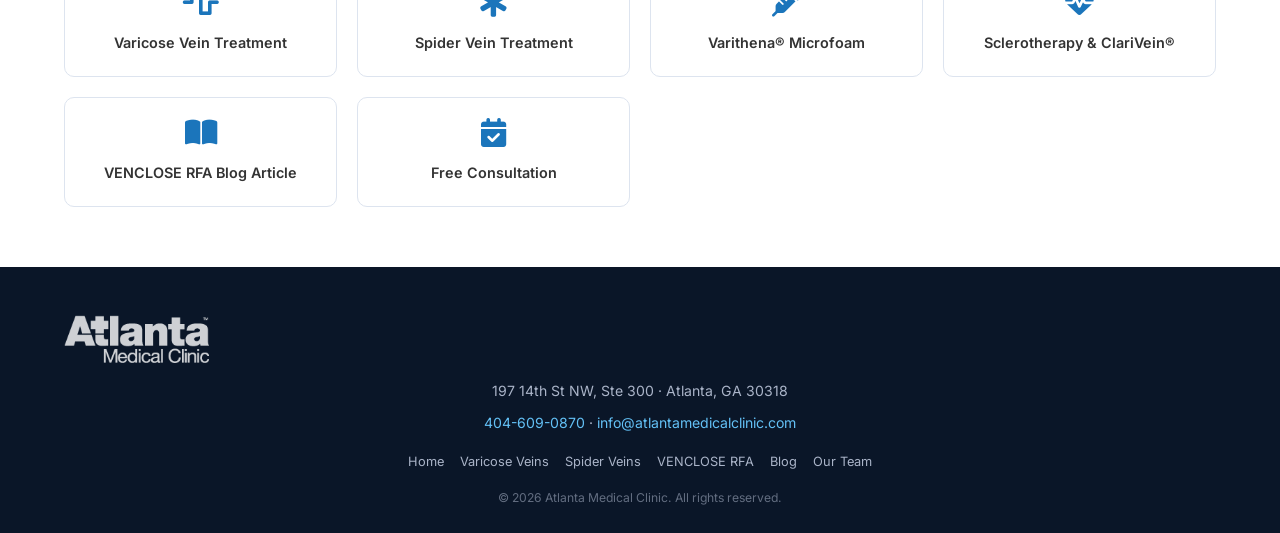
<file: services/venclose-rfa.html>
<!DOCTYPE html>
<html lang="en" itemscope itemtype="https://schema.org/MedicalWebPage">
<head>
  <meta charset="UTF-8" /><meta http-equiv="X-UA-Compatible" content="IE=edge" /><meta name="viewport" content="width=device-width, initial-scale=1.0" />
  <title>VENCLOSE RFA Vein Treatment Atlanta | Radiofrequency Ablation | 404-609-0870</title>
  <meta name="description" content="VENCLOSE Radiofrequency Ablation (RFA) in Atlanta, GA. Board-certified vein specialists perform this minimally invasive same-day procedure. Most insurance accepted. Free consultation — 404-609-0870." />
  <meta name="keywords" content="VENCLOSE RFA Atlanta, radiofrequency ablation Atlanta, RFA vein treatment Atlanta GA, minimally invasive vein treatment Atlanta, varicose vein ablation Atlanta, vein closure Atlanta" />
  <meta name="robots" content="index, follow, max-image-preview:large, max-snippet:-1, max-video-preview:-1" />
  <link rel="canonical" href="https://www.atlantamedicalclinic.com/services/venclose-rfa.html" />
  <meta property="og:type" content="article" /><meta property="og:locale" content="en_US" /><meta property="og:site_name" content="Atlanta Medical Clinic" />
  <meta property="og:title" content="VENCLOSE RFA Vein Treatment Atlanta | Radiofrequency Ablation" />
  <meta property="og:description" content="Minimally invasive VENCLOSE RFA in Atlanta. Same-day procedure, most insurance accepted. Free consultation — 404-609-0870." />
  <meta property="og:url" content="https://www.atlantamedicalclinic.com/services/venclose-rfa.html" />
  <meta property="og:image" content="https://www.atlantamedicalclinic.com/images/hero-bg.jpg" />
  <meta name="twitter:card" content="summary_large_image" /><meta name="twitter:title" content="VENCLOSE RFA Atlanta | Atlanta Medical Clinic" /><meta name="twitter:description" content="VENCLOSE radiofrequency ablation in Atlanta. Same-day, minimally invasive. Free consultation." /><meta name="twitter:image" content="https://www.atlantamedicalclinic.com/images/hero-bg.jpg" />
  <link rel="icon" type="image/png" href="https://igoejeff.github.io/atlantamedicalvein/images/amc-logo.png" /><meta name="theme-color" content="#005DAA" />
  <script type="application/ld+json">{"@context":"https://schema.org","@graph":[{"@type":"MedicalWebPage","name":"VENCLOSE Radiofrequency Ablation (RFA) in Atlanta, GA","url":"https://www.atlantamedicalclinic.com/services/venclose-rfa.html","about":{"@type":"MedicalProcedure","name":"VENCLOSE Radiofrequency Ablation","alternateName":["Radiofrequency Ablation","RFA Vein Treatment","Thermal Ablation"],"description":"VENCLOSE RFA is a minimally invasive procedure that uses thermal energy to seal diseased varicose veins. A catheter delivers radiofrequency energy to heat and close the vein wall, redirecting blood to healthy veins.","procedureType":"https://schema.org/TherapeuticProcedure","followup":"Most patients walk out and resume light activities the same day. Compression stockings are worn for 1–2 weeks.","howPerformed":"A thin catheter is inserted into the diseased vein under ultrasound guidance. Radiofrequency energy is applied to seal the vein. Local anesthesia is used throughout."},"lastReviewed":"2026-03-01"},{"@type":"BreadcrumbList","itemListElement":[{"@type":"ListItem","position":1,"name":"Home","item":"https://www.atlantamedicalclinic.com/"},{"@type":"ListItem","position":2,"name":"Services","item":"https://www.atlantamedicalclinic.com/#treatments"},{"@type":"ListItem","position":3,"name":"VENCLOSE RFA","item":"https://www.atlantamedicalclinic.com/services/venclose-rfa.html"}]},{"@type":"FAQPage","mainEntity":[{"@type":"Question","name":"What is VENCLOSE RFA?","acceptedAnswer":{"@type":"Answer","text":"VENCLOSE Radiofrequency Ablation (RFA) is a minimally invasive procedure that uses heat energy to close diseased varicose veins from the inside. It is FDA-cleared, in-office, and requires no general anesthesia."}},{"@type":"Question","name":"How long does VENCLOSE RFA take?","acceptedAnswer":{"@type":"Answer","text":"The procedure typically takes 30–45 minutes. You can walk out of the office immediately and return to light activities the same day."}},{"@type":"Question","name":"Is VENCLOSE RFA covered by insurance?","acceptedAnswer":{"@type":"Answer","text":"Yes. VENCLOSE RFA is covered by most major insurance plans including Medicare and Medicaid when medically necessary. Atlanta Medical Clinic verifies your coverage before your appointment."}}]}]}</script>
  <link rel="preconnect" href="https://fonts.googleapis.com" /><link rel="preconnect" href="https://fonts.gstatic.com" crossorigin /><link rel="preconnect" href="https://cdn.jsdelivr.net" />
  <link href="https://fonts.googleapis.com/css2?family=Oswald:wght@400;500;600;700&family=Playfair+Display:ital,wght@0,400;0,500;0,600;0,700;1,400;1,600&family=Inter:wght@300;400;500;600;700&display=swap" rel="stylesheet" />
  <link rel="stylesheet" href="https://cdn.jsdelivr.net/npm/@fortawesome/fontawesome-free@6.4.0/css/all.min.css" />
  <link rel="stylesheet" href="../css/style.css" />
  <style>
    .service-hero{background:linear-gradient(135deg,#0a1628 0%,#0d2b55 60%,#1a4480 100%);padding:130px 0 80px;color:#fff;text-align:center}
    .service-hero h1{font-size:clamp(2rem,4vw,3.2rem);font-weight:700;margin-bottom:20px}
    .service-hero p{font-size:1.15rem;max-width:680px;margin:0 auto 32px;opacity:.9}
    .breadcrumb-nav{font-size:.82rem;color:rgba(255,255,255,.65);margin-bottom:20px}
    .breadcrumb-nav a{color:#63c0f5;text-decoration:none}
    .service-content{padding:80px 0}
    .steps-grid{display:grid;grid-template-columns:repeat(auto-fit,minmax(220px,1fr));gap:24px;margin:40px 0}
    .step-card{background:#f5f8ff;border-radius:12px;padding:28px 24px;text-align:center}
    .step-num{width:44px;height:44px;background:#1B75BB;color:#fff;border-radius:50%;display:flex;align-items:center;justify-content:center;font-weight:700;font-size:1.1rem;margin:0 auto 16px}
    .step-card h3{color:#0d2b55;font-size:.95rem;font-weight:700;margin-bottom:8px}
    .step-card p{font-size:.85rem;color:#555;line-height:1.6;margin:0}
    .benefits-grid{display:grid;grid-template-columns:1fr 1fr;gap:16px;margin:32px 0}
    .benefit-item{display:flex;align-items:flex-start;gap:12px;background:#fff;border:1px solid #dde4ef;border-radius:10px;padding:16px}
    .benefit-item i{color:#1B75BB;font-size:1.2rem;margin-top:2px;flex-shrink:0}
    .benefit-item div strong{display:block;color:#0d2b55;font-size:.9rem;margin-bottom:4px}
    .benefit-item div span{font-size:.83rem;color:#666}
    .faq-section{background:#f5f8ff;padding:80px 0}
    .faq-section h2{text-align:center;color:#0d2b55;font-size:2rem;margin-bottom:48px}
    .faq-item{background:#fff;border:1px solid #dde4ef;border-radius:10px;padding:24px 28px;margin-bottom:16px}
    .faq-item h3{color:#0d2b55;font-size:1rem;font-weight:600;margin-bottom:10px}
    .faq-item p{color:#555;font-size:.92rem;line-height:1.65;margin:0}
    .cta-band{background:linear-gradient(135deg,#1B75BB 0%,#0d2b55 100%);color:#fff;padding:70px 0;text-align:center}
    .cta-band h2{font-size:2rem;margin-bottom:16px}
    .cta-band p{font-size:1.05rem;opacity:.9;margin-bottom:32px}
    .btn-white{display:inline-flex;align-items:center;gap:8px;background:#fff;color:#1B75BB;font-weight:700;padding:14px 32px;border-radius:8px;text-decoration:none;transition:transform .2s,box-shadow .2s}
    .btn-white:hover{transform:translateY(-2px);box-shadow:0 8px 24px rgba(0,0,0,.15)}
    .related-links{padding:60px 0}
    .related-links h2{text-align:center;color:#0d2b55;font-size:1.5rem;margin-bottom:32px}
    .related-grid{display:grid;grid-template-columns:repeat(auto-fit,minmax(220px,1fr));gap:20px}
    .related-card{border:1px solid #dde4ef;border-radius:10px;padding:20px;text-align:center;text-decoration:none;color:#333;transition:border-color .2s,box-shadow .2s}
    .related-card:hover{border-color:#1B75BB;box-shadow:0 4px 16px rgba(27,117,187,.12)}
    .related-card i{font-size:1.8rem;color:#1B75BB;margin-bottom:12px;display:block}
    .related-card span{font-weight:600;font-size:.9rem}
    @media(max-width:768px){.benefits-grid{grid-template-columns:1fr}}
  </style>
</head>
<body>
  <div class="topbar"><div class="topbar-inner"><span><i class="fas fa-map-marker-alt"></i> 197 14th St NW, Ste 300 · Atlanta, GA 30318</span><span><i class="fas fa-shield-alt"></i> Most Insurance Plans Accepted</span><a href="tel:4046090870" class="topbar-phone"><i class="fas fa-phone"></i> 404.609.0870</a></div></div>
  <header class="site-header" id="site-header" role="banner"><div class="nav-inner"><a href="../index.html" class="logo"><img src="https://igoejeff.github.io/atlantamedicalvein/images/amc-logo.png" alt="Atlanta Medical Clinic" class="logo-img" /></a><nav class="main-nav" role="navigation" aria-label="Primary Navigation"><ul><li><a href="../index.html#about">About</a></li><li class="has-dropdown"><a href="../index.html#treatments">Services <i class="fas fa-chevron-down nav-arrow"></i></a><ul class="nav-dropdown"><li><a href="varicose-vein-treatment.html">Varicose Vein Treatment</a></li><li><a href="spider-vein-treatment.html">Spider Vein Treatment</a></li><li><a href="venclose-rfa.html" aria-current="page">VENCLOSE&#8482; RFA</a></li><li><a href="varithena.html">Varithena&#174; Microfoam</a></li><li><a href="sclerotherapy.html">Sclerotherapy &amp; ClariVein&#174;</a></li></ul></li><li><a href="../index.html#testimonials">Reviews</a></li><li><a href="../blog.html">Blog</a></li><li><a href="../index.html#schedule">Contact</a></li></ul></nav><div class="nav-cta"><a href="tel:4046090870" class="btn-phone"><i class="fas fa-phone"></i> 404.609.0870</a><a href="../index.html#schedule" class="btn-primary btn-sm">Schedule Online</a></div></div></header>

  <main id="main-content" role="main">
    <section class="service-hero" aria-labelledby="service-h1">
      <div class="container">
        <nav aria-label="Breadcrumb" class="breadcrumb-nav"><a href="../index.html">Home</a> &rsaquo; <a href="../index.html#treatments">Services</a> &rsaquo; <span>VENCLOSE&#8482; RFA</span></nav>
        <h1 id="service-h1">VENCLOSE&#8482; Radiofrequency Ablation<br><em>in Atlanta, GA</em></h1>
        <p>The gold-standard minimally invasive treatment for varicose veins — performed in under an hour with same-day return to activities.</p>
        <a href="../index.html#schedule" class="btn-primary btn-lg" style="margin-right:16px"><i class="fas fa-calendar-check"></i> Free Consultation</a>
        <a href="tel:4046090870" style="color:#63c0f5;font-weight:600;text-decoration:none;font-size:1.05rem;"><i class="fas fa-phone"></i> 404.609.0870</a>
      </div>
    </section>

    <section class="service-content">
      <div class="container">
        <h2 style="color:#0d2b55;font-size:1.9rem;margin-bottom:20px;text-align:center">How VENCLOSE&#8482; RFA Works</h2>
        <p style="text-align:center;color:#555;max-width:720px;margin:0 auto 16px;line-height:1.7;">VENCLOSE Radiofrequency Ablation uses precisely controlled heat energy to collapse and seal diseased varicose veins from the inside. Blood is naturally rerouted to healthy veins, and the treated vein is gradually absorbed by the body.</p>
        <div class="steps-grid">
          <div class="step-card"><div class="step-num">1</div><h3>Ultrasound Mapping</h3><p>Your specialist maps the diseased vein network using duplex ultrasound to plan the most effective treatment path.</p></div>
          <div class="step-card"><div class="step-num">2</div><h3>Local Anesthesia</h3><p>Tumescent local anesthetic is applied along the vein. You remain fully awake and comfortable throughout the procedure.</p></div>
          <div class="step-card"><div class="step-num">3</div><h3>Catheter Placement</h3><p>A thin VENCLOSE catheter is guided into the diseased vein under ultrasound visualization through a tiny access point.</p></div>
          <div class="step-card"><div class="step-num">4</div><h3>Radiofrequency Energy</h3><p>Controlled RF energy heats and seals the vein wall as the catheter is slowly withdrawn, closing the entire segment.</p></div>
          <div class="step-card"><div class="step-num">5</div><h3>Walk Out</h3><p>You put on compression stockings and walk out of the office. Most patients resume light activities the same day.</p></div>
        </div>

        <h2 style="color:#0d2b55;font-size:1.7rem;margin:48px 0 24px;text-align:center">Why Choose VENCLOSE&#8482; RFA?</h2>
        <div class="benefits-grid">
          <div class="benefit-item"><i class="fas fa-clock"></i><div><strong>30–45 Minute Procedure</strong><span>In-office, no hospital stay required</span></div></div>
          <div class="benefit-item"><i class="fas fa-walking"></i><div><strong>Same-Day Recovery</strong><span>Walk out and resume light activities immediately</span></div></div>
          <div class="benefit-item"><i class="fas fa-shield-alt"></i><div><strong>Most Insurance Accepted</strong><span>Including Medicare, Medicaid, BCBS, Aetna, Cigna</span></div></div>
          <div class="benefit-item"><i class="fas fa-award"></i><div><strong>98% Patient Satisfaction</strong><span>Proven outcomes with board-certified specialists</span></div></div>
          <div class="benefit-item"><i class="fas fa-eye-slash"></i><div><strong>No Visible Scarring</strong><span>Tiny access point, no stitches needed</span></div></div>
          <div class="benefit-item"><i class="fas fa-check-double"></i><div><strong>FDA-Cleared Technology</strong><span>Safe and effective for most patients with varicose veins</span></div></div>
        </div>
      </div>
    </section>

    <section class="faq-section">
      <div class="container">
        <h2>VENCLOSE&#8482; RFA FAQs</h2>
        <div itemscope itemtype="https://schema.org/FAQPage">
          <div class="faq-item" itemscope itemprop="mainEntity" itemtype="https://schema.org/Question"><h3 itemprop="name">What is VENCLOSE RFA and how is it different from surgery?</h3><div itemscope itemprop="acceptedAnswer" itemtype="https://schema.org/Answer"><p itemprop="text">Unlike traditional vein stripping surgery, VENCLOSE RFA requires no incisions, no general anesthesia, and no hospital stay. It is performed in our office with local anesthesia in under an hour.</p></div></div>
          <div class="faq-item" itemscope itemprop="mainEntity" itemtype="https://schema.org/Question"><h3 itemprop="name">Is VENCLOSE RFA painful?</h3><div itemscope itemprop="acceptedAnswer" itemtype="https://schema.org/Answer"><p itemprop="text">Most patients feel only mild pressure or warmth during the procedure. Local anesthesia ensures comfort throughout. Post-procedure soreness is typically mild and resolves within a few days.</p></div></div>
          <div class="faq-item" itemscope itemprop="mainEntity" itemtype="https://schema.org/Question"><h3 itemprop="name">How soon will I see results after VENCLOSE RFA?</h3><div itemscope itemprop="acceptedAnswer" itemtype="https://schema.org/Answer"><p itemprop="text">Symptom relief (aching, heaviness, swelling) is often felt within days. The treated veins gradually disappear over 8–12 weeks as they are absorbed by the body.</p></div></div>
        </div>
      </div>
    </section>

    <section class="cta-band">
      <div class="container">
        <h2>Ready for VENCLOSE&#8482; RFA?</h2>
        <p>Schedule your free consultation and ultrasound screening today. Our specialists will determine if VENCLOSE RFA is right for you — at no cost or obligation.</p>
        <a href="../index.html#schedule" class="btn-white"><i class="fas fa-calendar-check"></i> Schedule Free Consultation</a>
        <div style="margin-top:20px;font-size:.95rem;opacity:.85;">Or call us: <a href="tel:4046090870" style="color:#fff;font-weight:700;">404-609-0870</a></div>
      </div>
    </section>

    <section class="related-links">
      <div class="container">
        <h2>Explore More Services</h2>
        <div class="related-grid">
          <a href="varicose-vein-treatment.html" class="related-card"><i class="fas fa-wave-square"></i><span>Varicose Vein Treatment</span></a>
          <a href="spider-vein-treatment.html" class="related-card"><i class="fas fa-star-of-life"></i><span>Spider Vein Treatment</span></a>
          <a href="varithena.html" class="related-card"><i class="fas fa-syringe"></i><span>Varithena&#174; Microfoam</span></a>
          <a href="sclerotherapy.html" class="related-card"><i class="fas fa-heartbeat"></i><span>Sclerotherapy &amp; ClariVein&#174;</span></a>
          <a href="../blog.html?post=venclose-rfa" class="related-card"><i class="fas fa-book-open"></i><span>VENCLOSE RFA Blog Article</span></a>
          <a href="../index.html#schedule" class="related-card"><i class="fas fa-calendar-check"></i><span>Free Consultation</span></a>
        </div>
      </div>
    </section>
  </main>

  <footer role="contentinfo" style="background:#0a1628;color:#aab4c8;padding:48px 0 24px;text-align:center;">
    <div class="container">
      <img src="https://igoejeff.github.io/atlantamedicalvein/images/amc-logo.png" alt="Atlanta Medical Clinic" style="height:48px;margin-bottom:16px;filter:brightness(0) invert(1) opacity(0.8);" />
      <p style="font-size:.88rem;margin-bottom:8px;">197 14th St NW, Ste 300 · Atlanta, GA 30318</p>
      <p style="font-size:.88rem;margin-bottom:16px;"><a href="tel:4046090870" style="color:#63c0f5;text-decoration:none;">404-609-0870</a> · <a href="mailto:info@atlantamedicalclinic.com" style="color:#63c0f5;text-decoration:none;">info@atlantamedicalclinic.com</a></p>
      <p style="font-size:.8rem;"><a href="../index.html" style="color:#aab4c8;margin:0 8px;text-decoration:none;">Home</a><a href="varicose-vein-treatment.html" style="color:#aab4c8;margin:0 8px;text-decoration:none;">Varicose Veins</a><a href="spider-vein-treatment.html" style="color:#aab4c8;margin:0 8px;text-decoration:none;">Spider Veins</a><a href="venclose-rfa.html" style="color:#aab4c8;margin:0 8px;text-decoration:none;">VENCLOSE RFA</a><a href="../blog.html" style="color:#aab4c8;margin:0 8px;text-decoration:none;">Blog</a><a href="../team-page.html" style="color:#aab4c8;margin:0 8px;text-decoration:none;">Our Team</a></p>
      <p style="font-size:.76rem;margin-top:16px;opacity:.55;">&copy; 2026 Atlanta Medical Clinic. All rights reserved.</p>
    </div>
  </footer>
</body>
</html>
</file>
<file: css/style.css>
/* ================================================================
   ATLANTA MEDICAL CLINIC — MAIN STYLESHEET
   Brand palette: AMC Royal Blue + Charcoal + White
   ================================================================ */

/* ── CUSTOM PROPERTIES ── */
:root {
  /* ── AMC Brand Colors (matched to logo) ── */
  --blue:         #1B75BB;   /* AMC royal blue — "Atlanta" + cross */
  --blue-dark:    #135a94;   /* hover / deep blue */
  --blue-mid:     #2d8fd4;   /* lighter blue accent */
  --blue-light:   #e8f3fb;   /* pale blue tint for backgrounds */
  --blue-pale:    #f2f8fd;   /* very light blue wash */
  --charcoal:     #3d3d3d;   /* "Medical Clinic" dark text */
  --charcoal-dark:#222222;   /* near-black for headlines */
  --charcoal-mid: #555555;   /* body text */
  --charcoal-muted:#888888;  /* muted / secondary text */
  --white:        #ffffff;
  --off-white:    #f8f9fa;
  --light-gray:   #f2f4f6;
  --mid-gray:     #dde2e8;
  --success:      #27ae60;
  --error:        #e74c3c;

  /* kept for alias compatibility */
  --navy:         #1B4F72;   /* dark navy used in footer/dark sections */
  --teal:         #1B75BB;   /* alias → brand blue */
  --teal-dark:    #135a94;
  --teal-mid:     #2d8fd4;
  --teal-light:   #e8f3fb;
  --teal-pale:    #f2f8fd;
  --gold:         #1B75BB;   /* gold replaced with brand blue */
  --gold-light:   #e8f3fb;
  --text-dark:    #222222;
  --text-body:    #555555;
  --text-muted:   #888888;

  /* ── Typography — matching AMC logo style ── */
  --font-condensed: 'Oswald', 'Arial Narrow', sans-serif;  /* "Atlanta" bold condensed */
  --font-serif:     'Playfair Display', Georgia, serif;    /* elegant headlines */
  --font-sans:      'Inter', system-ui, sans-serif;        /* body / UI */

  --radius-sm:    6px;
  --radius-md:    12px;
  --radius-lg:    20px;
  --radius-xl:    32px;

  --shadow-sm:    0 2px 8px rgba(27,75,114,.08);
  --shadow-md:    0 8px 32px rgba(27,75,114,.14);
  --shadow-lg:    0 20px 60px rgba(27,75,114,.18);
  --shadow-blue:  0 12px 40px rgba(27,117,187,.30);

  --trans:        all 0.3s ease;
  --trans-slow:   all 0.6s ease;

  --max-w:        1200px;
  --section-pad:  90px;
}

/* ── RESET & BASE ── */
*, *::before, *::after { box-sizing: border-box; margin: 0; padding: 0; }

html { scroll-behavior: smooth; font-size: 16px; }

body {
  font-family: var(--font-sans);
  color: var(--text-body);
  background: var(--white);
  line-height: 1.7;
  overflow-x: hidden;
}

img { max-width: 100%; display: block; }
a { text-decoration: none; color: inherit; }
ul { list-style: none; }

.container {
  max-width: var(--max-w);
  margin: 0 auto;
  padding: 0 24px;
}

.section-pad { padding: var(--section-pad) 0; }
.bg-light    { background: var(--light-gray); }
.bg-teal-pale{ background: var(--teal-pale); }

/* ── TYPOGRAPHY ── */
h1, h2, h3, h4 {
  font-family: var(--font-serif);
  color: var(--text-dark);
  line-height: 1.25;
}
h1 { font-size: clamp(2.4rem, 5vw, 3.6rem); font-weight: 700; }
h2 { font-size: clamp(2rem, 4vw, 2.8rem); font-weight: 600; }
h3 { font-size: clamp(1.25rem, 2.5vw, 1.5rem); font-weight: 600; }
h4 { font-size: 1.1rem; font-weight: 600; }

em { font-style: italic; color: var(--blue); }

.section-headline em { color: var(--blue); }
.section-headline.light em { color: var(--blue-mid); }

.section-tag {
  display: inline-block;
  font-family: var(--font-sans);
  font-size: 0.78rem;
  font-weight: 700;
  letter-spacing: 0.15em;
  text-transform: uppercase;
  color: var(--blue);
  background: var(--blue-light);
  padding: 6px 16px;
  border-radius: 50px;
  margin-bottom: 18px;
}
.section-tag.light {
  color: #63b3e8;
  background: rgba(45,143,212,.15);
}

.section-intro {
  font-size: 1.1rem;
  color: var(--text-body);
  max-width: 640px;
  line-height: 1.8;
  margin-top: 16px;
}
.section-body {
  font-size: 1rem;
  color: var(--text-body);
  margin-top: 14px;
  line-height: 1.8;
}

.section-header.center { text-align: center; }
.section-header.center .section-intro { margin: 16px auto 0; }

/* ── BUTTONS ── */
.btn-primary {
  display: inline-flex;
  align-items: center;
  gap: 10px;
  background: linear-gradient(135deg, var(--blue) 0%, var(--blue-dark) 100%);
  color: var(--white);
  font-family: var(--font-sans);
  font-weight: 600;
  border: none;
  cursor: pointer;
  border-radius: var(--radius-md);
  transition: var(--trans);
  text-decoration: none;
  white-space: nowrap;
}
.btn-primary:hover {
  background: linear-gradient(135deg, var(--blue-dark) 0%, #0d3d6b 100%);
  transform: translateY(-2px);
  box-shadow: var(--shadow-blue);
  color: var(--white);
}
.btn-primary.btn-sm  { padding: 10px 22px; font-size: 0.88rem; }
.btn-primary.btn-md  { padding: 14px 32px; font-size: 1rem; margin-top: 28px; }
.btn-primary.btn-lg  { padding: 18px 38px; font-size: 1.05rem; }
.btn-primary.btn-full { width: 100%; justify-content: center; }

.btn-white {
  display: inline-flex;
  align-items: center;
  gap: 10px;
  background: var(--white);
  color: var(--teal-dark);
  font-family: var(--font-sans);
  font-weight: 700;
  border: 2px solid var(--white);
  cursor: pointer;
  border-radius: var(--radius-md);
  padding: 14px 32px;
  font-size: 1rem;
  margin-top: 28px;
  transition: var(--trans);
}
.btn-white:hover {
  background: transparent;
  color: var(--white);
  transform: translateY(-2px);
}

.btn-phone {
  display: inline-flex;
  align-items: center;
  gap: 8px;
  color: var(--blue);
  font-weight: 700;
  font-size: 0.95rem;
  transition: var(--trans);
}
.btn-phone:hover { color: var(--blue-dark); }

/* pulse animation for hero CTA */
.pulse-btn { animation: subtlePulse 3s ease-in-out infinite; }
@keyframes subtlePulse {
  0%,100% { box-shadow: 0 0 0 0 rgba(27,117,187,.45); }
  50%      { box-shadow: 0 0 0 14px rgba(27,117,187,.0); }
}

/* ── TOP BAR ── */
.topbar {
  background: var(--charcoal-dark);
  color: rgba(255,255,255,.85);
  font-size: 0.82rem;
  padding: 9px 0;
}
.topbar-inner {
  max-width: var(--max-w);
  margin: 0 auto;
  padding: 0 24px;
  display: flex;
  align-items: center;
  justify-content: space-between;
  gap: 16px;
  flex-wrap: wrap;
}
.topbar-inner span { display: flex; align-items: center; gap: 7px; }
.topbar-inner i { color: var(--blue-mid); }
.topbar-phone {
  display: flex;
  align-items: center;
  gap: 7px;
  color: #63c0f5;
  font-weight: 700;
  font-size: 0.88rem;
  letter-spacing: 0.02em;
  transition: var(--trans);
}
.topbar-phone:hover { color: var(--white); }

/* ── NAVIGATION ── */
.site-header {
  position: sticky;
  top: 0;
  z-index: 1000;
  background: var(--white);
  border-bottom: 1px solid var(--mid-gray);
  transition: box-shadow 0.3s ease;
}
.site-header.scrolled { box-shadow: var(--shadow-md); }

.nav-inner {
  max-width: var(--max-w);
  margin: 0 auto;
  padding: 0 24px;
  height: 72px;
  display: flex;
  align-items: center;
  gap: 24px;
}

.logo {
  display: flex;
  align-items: center;
  gap: 12px;
  flex-shrink: 0;
}
/* Real logo image sizing */
.logo-img {
  height: 48px;
  width: auto;
  display: block;
  object-fit: contain;
}
.footer-logo-img {
  height: 44px;
  /* Invert to show on dark footer bg */
  filter: brightness(0) invert(1);
}
.logo-mark {
  width: 42px;
  height: 42px;
  background: var(--blue);
  color: var(--white);
  font-family: var(--font-condensed);
  font-size: 0.88rem;
  font-weight: 700;
  border-radius: 8px;
  display: flex;
  align-items: center;
  justify-content: center;
  letter-spacing: 0.05em;
}
.logo-text {
  font-family: var(--font-sans);
  font-size: 1rem;
  font-weight: 600;
  color: var(--charcoal-dark);
  line-height: 1.2;
}

.main-nav { flex: 1; }
.main-nav ul {
  display: flex;
  align-items: center;
  gap: 4px;
  flex-wrap: nowrap;
}
.main-nav ul li a {
  font-size: 0.88rem;
  font-weight: 500;
  color: var(--charcoal);
  padding: 8px 12px;
  border-radius: var(--radius-sm);
  transition: var(--trans);
  white-space: nowrap;
}
.main-nav ul li a:hover {
  color: var(--blue);
  background: var(--blue-light);
}
.main-nav ul li a.active-nav {
  color: var(--blue);
  font-weight: 700;
}

.nav-cta {
  display: flex;
  align-items: center;
  gap: 16px;
  flex-shrink: 0;
}

.hamburger {
  display: none;
  flex-direction: column;
  gap: 5px;
  background: none;
  border: none;
  cursor: pointer;
  padding: 6px;
  margin-left: auto;
}
.hamburger span {
  display: block;
  width: 26px;
  height: 2px;
  background: var(--text-dark);
  border-radius: 2px;
  transition: var(--trans);
}
.hamburger.active span:nth-child(1) { transform: rotate(45deg) translate(5px, 5px); }
.hamburger.active span:nth-child(2) { opacity: 0; }
.hamburger.active span:nth-child(3) { transform: rotate(-45deg) translate(5px, -5px); }

/* ── DROPDOWN NAV ── */
.has-dropdown { position: relative; }
.nav-arrow { font-size: 0.65rem; margin-left: 2px; transition: var(--trans); }
.has-dropdown.open .nav-arrow { transform: rotate(180deg); }

.nav-dropdown {
  display: none;
  position: absolute;
  top: calc(100% + 6px);
  left: 0;
  background: var(--white);
  border: 1px solid var(--mid-gray);
  border-radius: var(--radius-md);
  box-shadow: var(--shadow-lg);
  min-width: 240px;
  padding: 10px 0;
  z-index: 500;
  flex-direction: column !important;
  gap: 0 !important;
  /* smooth reveal */
  opacity: 0;
  transform: translateY(6px);
  transition: opacity 0.2s ease, transform 0.2s ease;
  pointer-events: none;
}
.has-dropdown.open .nav-dropdown {
  display: flex;
  opacity: 1;
  transform: translateY(0);
  pointer-events: auto;
}
.nav-dropdown li a {
  display: block;
  padding: 10px 20px !important;
  font-size: 0.87rem !important;
  color: var(--charcoal) !important;
  border-radius: 0 !important;
  white-space: nowrap;
  border-left: 3px solid transparent;
  transition: var(--trans);
}
.nav-dropdown li a:hover {
  background: var(--blue-light) !important;
  color: var(--blue) !important;
  border-left-color: var(--blue);
}

/* Mobile nav */
.mobile-nav {
  position: fixed;
  top: 0;
  right: -300px;
  width: 280px;
  height: 100vh;
  background: var(--white);
  z-index: 1100;
  padding: 0 0 28px;
  box-shadow: var(--shadow-lg);
  transition: right 0.35s ease;
  overflow-y: auto;
}
.mobile-nav.open { right: 0; }

.mobile-nav-header {
  padding: 22px 24px 18px;
  border-bottom: 1px solid var(--mid-gray);
  margin-bottom: 8px;
}
.mobile-nav-logo-img {
  height: 40px;
  width: auto;
}

.mobile-nav ul { display: flex; flex-direction: column; gap: 4px; padding: 0 16px; }
.mobile-nav ul li a {
  display: block;
  padding: 12px 16px;
  border-radius: var(--radius-sm);
  font-size: 0.95rem;
  font-weight: 500;
  color: var(--charcoal-dark);
  transition: var(--trans);
}
.mobile-nav ul li a:hover { background: var(--blue-light); color: var(--blue); }
.mobile-nav-cta { margin-top: 8px; }
.mobile-nav-cta a {
  display: block;
  text-align: center;
  padding: 12px 16px !important;
  font-weight: 700 !important;
}
.mobile-nav-cta:first-of-type a { color: var(--blue) !important; font-size: 1rem !important; }
.mobile-nav-cta:last-of-type a {
  background: linear-gradient(135deg, var(--blue), var(--blue-dark));
  color: var(--white) !important;
  border-radius: var(--radius-md);
}

.mobile-nav-overlay {
  display: none;
  position: fixed;
  inset: 0;
  background: rgba(0,0,0,.45);
  z-index: 1090;
}
.mobile-nav-overlay.active { display: block; }

/* ── HERO ── */
.hero {
  position: relative;
  min-height: min(96vh, 860px);
  display: flex;
  align-items: stretch;
  overflow: visible; /* allow sticky child to work */
}

.hero-media {
  position: absolute;
  inset: 0;
  z-index: 0;
}
.hero-bg-img {
  width: 100%;
  height: 100%;
  object-fit: cover;
  object-position: center center;
}
.hero-overlay {
  position: absolute;
  inset: 0;
  background: linear-gradient(
    105deg,
    rgba(26,26,26,.92) 0%,
    rgba(19,90,148,.82) 45%,
    rgba(27,117,187,.45) 100%
  );
}

/* Two-column inner wrapper */
.hero-inner {
  position: relative;
  z-index: 2;
  display: grid;
  grid-template-columns: 1fr 1fr;
  gap: 56px;
  align-items: center;
  width: 100%;
  padding-top: 80px;
  padding-bottom: 80px;
}

/* LEFT column */
.hero-content {
  position: relative;
  z-index: 2;
}

.hero-badge {
  display: inline-flex;
  align-items: center;
  gap: 8px;
  background: rgba(27,117,187,.18);
  border: 1px solid rgba(99,192,245,.45);
  color: #a8d8f5;
  font-size: 0.75rem;
  font-weight: 700;
  letter-spacing: 0.12em;
  text-transform: uppercase;
  padding: 7px 16px;
  border-radius: 50px;
  margin-bottom: 24px;
}

.hero-headline {
  color: var(--white);
  font-size: clamp(2.2rem, 4vw, 3.4rem);
  line-height: 1.18;
  margin-bottom: 22px;
  text-shadow: 0 2px 20px rgba(0,0,0,.2);
}
.hero-headline em {
  color: #63c0f5;
  font-style: italic;
}

.hero-sub {
  font-size: 1.05rem;
  color: rgba(255,255,255,.85);
  line-height: 1.8;
  max-width: 520px;
  margin-bottom: 36px;
}

.hero-actions {
  display: flex;
  align-items: center;
  gap: 20px;
  flex-wrap: wrap;
  margin-bottom: 36px;
}

/* RIGHT column — sticky video */
.hero-video-col {
  position: relative;
  z-index: 2;
  display: flex;
  align-items: center;
  justify-content: center;
}

.hero-video-sticky {
  position: sticky;
  top: 100px; /* stays pinned below nav as user scrolls */
  width: 100%;
}

/* ── VIDEO PLACEHOLDER ── */
.video-placeholder {
  width: 100%;
  border-radius: 20px;
  overflow: hidden;
  box-shadow:
    0 0 0 1px rgba(255,255,255,.12),
    0 32px 80px rgba(0,0,0,.55),
    0 0 60px rgba(27,117,187,.25);
  background: #0a1628;
  transition: box-shadow 0.4s ease, transform 0.4s ease;
}
.video-placeholder:hover {
  transform: translateY(-4px) scale(1.01);
  box-shadow:
    0 0 0 1px rgba(99,192,245,.25),
    0 40px 100px rgba(0,0,0,.6),
    0 0 80px rgba(27,117,187,.4);
}

.video-inner {
  position: relative;
  aspect-ratio: 16 / 9;
  overflow: hidden;
}

/* Poster image */
.video-thumb {
  position: absolute;
  inset: 0;
}
.video-poster-img {
  width: 100%;
  height: 100%;
  object-fit: cover;
  display: block;
  transition: transform 0.6s ease;
  filter: brightness(0.65) saturate(0.8);
}
.video-placeholder:hover .video-poster-img {
  transform: scale(1.04);
}
.video-poster-gradient {
  position: absolute;
  inset: 0;
  background: linear-gradient(
    180deg,
    rgba(0,0,0,0.15) 0%,
    transparent 35%,
    rgba(10,22,40,.65) 70%,
    rgba(10,22,40,.92) 100%
  );
}

/* Play button */
.video-play-btn {
  position: absolute;
  top: 50%;
  left: 50%;
  transform: translate(-50%, -54%);
  width: 72px;
  height: 72px;
  border-radius: 50%;
  background: var(--blue);
  border: 3px solid rgba(255,255,255,.9);
  color: var(--white);
  font-size: 1.4rem;
  cursor: pointer;
  display: flex;
  align-items: center;
  justify-content: center;
  padding-left: 4px; /* optical center for play icon */
  transition: all 0.3s ease;
  z-index: 4;
  box-shadow: 0 8px 32px rgba(27,117,187,.6);
}
.video-play-btn:hover {
  background: var(--white);
  color: var(--blue);
  transform: translate(-50%, -54%) scale(1.1);
  box-shadow: 0 12px 40px rgba(27,117,187,.7);
}

/* Ripple ring animation */
.play-ripple {
  position: absolute;
  inset: -10px;
  border-radius: 50%;
  border: 2px solid rgba(27,117,187,.5);
  animation: videoRipple 2s ease-out infinite;
}
@keyframes videoRipple {
  0%   { transform: scale(1);   opacity: 0.7; }
  100% { transform: scale(1.6); opacity: 0;   }
}

/* Bottom label bar */
.video-label-bar {
  position: absolute;
  bottom: 0;
  left: 0;
  right: 0;
  display: flex;
  align-items: center;
  gap: 10px;
  padding: 14px 18px;
  background: linear-gradient(0deg, rgba(10,22,40,.95) 0%, transparent 100%);
  color: rgba(255,255,255,.85);
  font-size: 0.82rem;
  font-weight: 500;
  z-index: 4;
}
.video-label-bar i { color: #63c0f5; font-size: 1rem; flex-shrink: 0; }
.video-label-bar span:first-of-type { flex: 1; }
.video-duration {
  flex-shrink: 0 !important;
  background: rgba(255,255,255,.15);
  padding: 2px 8px;
  border-radius: 50px;
  font-size: 0.75rem;
  font-weight: 700;
  letter-spacing: 0.04em;
}

/* "VIDEO PLACEHOLDER" developer badge */
.video-swap-badge {
  position: absolute;
  top: 14px;
  right: 14px;
  background: rgba(27,117,187,.85);
  color: var(--white);
  font-size: 0.7rem;
  font-weight: 800;
  letter-spacing: 0.12em;
  text-transform: uppercase;
  padding: 5px 12px;
  border-radius: 50px;
  display: flex;
  align-items: center;
  gap: 6px;
  z-index: 5;
  border: 1px dashed rgba(255,255,255,.5);
}

.hero-badge {
  display: inline-flex;
  align-items: center;
  gap: 8px;
  background: rgba(27,117,187,.18);
  border: 1px solid rgba(99,192,245,.45);
  color: #a8d8f5;
  font-size: 0.78rem;
  font-weight: 700;
  letter-spacing: 0.12em;
  text-transform: uppercase;
  padding: 7px 16px;
  border-radius: 50px;
  margin-bottom: 24px;
}

.hero-headline {
  color: var(--white);
  font-size: clamp(2.6rem, 5.5vw, 4rem);
  line-height: 1.18;
  margin-bottom: 22px;
  text-shadow: 0 2px 20px rgba(0,0,0,.2);
}
.hero-headline em {
  color: #63c0f5;
  font-style: italic;
}

.hero-sub {
  font-size: 1.1rem;
  color: rgba(255,255,255,.88);
  line-height: 1.8;
  max-width: 580px;
  margin-bottom: 36px;
}

.hero-actions {
  display: flex;
  align-items: center;
  gap: 20px;
  flex-wrap: wrap;
  margin-bottom: 40px;
}

.btn-phone-hero {
  display: flex;
  align-items: center;
  gap: 14px;
  color: var(--white);
  transition: var(--trans);
}
.btn-phone-hero:hover { color: #63c0f5; }
.phone-icon {
  width: 50px;
  height: 50px;
  border-radius: 50%;
  border: 2px solid rgba(255,255,255,.5);
  display: flex;
  align-items: center;
  justify-content: center;
  font-size: 1.1rem;
  flex-shrink: 0;
  transition: var(--trans);
}
.btn-phone-hero:hover .phone-icon { border-color: #63c0f5; background: rgba(27,117,187,.2); }
.phone-label {
  display: flex;
  flex-direction: column;
  font-size: 0.78rem;
  line-height: 1.3;
  opacity: .85;
}
.phone-label strong {
  font-size: 1.18rem;
  font-weight: 700;
  letter-spacing: 0.04em;
  opacity: 1;
}

.hero-trust {
  display: flex;
  gap: 24px;
  flex-wrap: wrap;
}
.trust-item {
  display: flex;
  align-items: center;
  gap: 7px;
  color: rgba(255,255,255,.82);
  font-size: 0.85rem;
  font-weight: 500;
}
.trust-item i { color: #63c0f5; font-size: 0.9rem; }

.scroll-hint {
  position: absolute;
  bottom: 32px;
  left: 50%;
  transform: translateX(-50%);
  z-index: 2;
  display: flex;
  flex-direction: column;
  align-items: center;
  gap: 6px;
  color: rgba(255,255,255,.55);
  font-size: 0.75rem;
  animation: bounce 2s ease-in-out infinite;
}
@keyframes bounce {
  0%,100% { transform: translateX(-50%) translateY(0); }
  50%      { transform: translateX(-50%) translateY(6px); }
}

/* ── VIDEO FLOATING ON SCROLL ── */
/* When the page is scrolled, the sticky video detaches and appears to float */
.video-placeholder.is-floating {
  box-shadow:
    0 0 0 1px rgba(99,192,245,.3),
    0 48px 120px rgba(0,0,0,.65),
    0 0 100px rgba(27,117,187,.45);
  transform: translateY(-6px);
}

/* ── HERO RESPONSIVE ── */
@media (max-width: 1024px) {
  .hero-inner {
    grid-template-columns: 1fr 1fr;
    gap: 36px;
    padding-top: 70px;
    padding-bottom: 80px;
  }
  .hero-headline { font-size: clamp(1.9rem, 3.5vw, 2.6rem); }
}

/* Hero mobile handled in the main responsive block below */

/* ── STATS RIBBON ── */
.stats-ribbon {
  background: linear-gradient(135deg, var(--charcoal-dark) 0%, var(--blue-dark) 100%);
  padding: 36px 0;
}
.stats-inner {
  display: flex;
  align-items: center;
  justify-content: center;
  gap: 0;
  flex-wrap: wrap;
}
.stat-item {
  display: flex;
  flex-direction: column;
  align-items: center;
  padding: 0 48px;
}
.stat-value {
  display: flex;
  align-items: baseline;
  white-space: nowrap;
}
.stat-num {
  font-family: var(--font-serif);
  font-size: 2.8rem;
  font-weight: 700;
  color: var(--white);
  line-height: 1;
}
.stat-suffix {
  font-family: var(--font-serif);
  font-size: 2rem;
  font-weight: 700;
  color: #63c0f5;
  line-height: 1;
  display: inline-block;
  margin-left: 2px;
}
.stat-label {
  font-size: 0.82rem;
  font-weight: 500;
  letter-spacing: 0.06em;
  text-transform: uppercase;
  color: rgba(255,255,255,.65);
  margin-top: 6px;
}
.stat-divider {
  width: 1px;
  height: 48px;
  background: rgba(255,255,255,.2);
}

/* ── SYMPTOMS SECTION ── */
.symptoms-section {}
.two-col {
  display: grid;
  grid-template-columns: 1fr 1fr;
  gap: 80px;
  align-items: center;
}

.symptoms-img-wrap {
  position: relative;
  border-radius: var(--radius-lg);
  overflow: hidden;
  box-shadow: var(--shadow-lg);
}
.symptoms-img-wrap img {
  width: 100%;
  height: 520px;
  object-fit: cover;
  transition: transform 0.6s ease;
}
.symptoms-img-wrap:hover img { transform: scale(1.03); }

.img-badge-float {
  position: absolute;
  bottom: 28px;
  left: 28px;
  background: var(--white);
  border-radius: var(--radius-md);
  padding: 14px 20px;
  display: flex;
  align-items: center;
  gap: 12px;
  box-shadow: var(--shadow-md);
}
.img-badge-float i { color: var(--blue); font-size: 1.4rem; }
.img-badge-float span { font-weight: 700; color: var(--text-dark); font-size: 0.95rem; }

.symptom-list {
  margin-top: 22px;
  display: flex;
  flex-direction: column;
  gap: 12px;
}
.symptom-list li {
  display: flex;
  align-items: center;
  gap: 12px;
  font-size: 0.97rem;
  color: var(--text-body);
  padding: 10px 16px;
  background: var(--blue-pale);
  border-radius: var(--radius-sm);
  border-left: 3px solid var(--blue);
}
.symptom-list li i { color: var(--blue); font-size: 0.7rem; flex-shrink: 0; }

/* ── TREATMENTS SECTION ── */
.treatment-cards {
  display: grid;
  grid-template-columns: repeat(3, 1fr);
  gap: 28px;
  margin-top: 52px;
}

.treatment-card {
  background: var(--white);
  border-radius: var(--radius-lg);
  padding: 36px 28px;
  box-shadow: var(--shadow-sm);
  border: 1px solid var(--mid-gray);
  position: relative;
  overflow: hidden;
  transition: var(--trans);
  animation-delay: var(--delay);
}
.treatment-card::before {
  content: '';
  position: absolute;
  top: 0; left: 0; right: 0;
  height: 4px;
  background: linear-gradient(90deg, var(--blue), var(--blue-mid));
  transform: scaleX(0);
  transform-origin: left;
  transition: transform 0.4s ease;
}
.treatment-card:hover {
  transform: translateY(-8px);
  box-shadow: var(--shadow-lg);
  border-color: var(--blue-light);
}
.treatment-card:hover::before { transform: scaleX(1); }

.card-icon-wrap {
  width: 58px;
  height: 58px;
  background: var(--blue-light);
  border-radius: var(--radius-md);
  display: flex;
  align-items: center;
  justify-content: center;
  margin-bottom: 20px;
  transition: var(--trans);
}
.treatment-card:hover .card-icon-wrap {
  background: var(--blue);
}
.card-icon-wrap i {
  color: var(--blue);
  font-size: 1.4rem;
  transition: var(--trans);
}
.treatment-card:hover .card-icon-wrap i { color: var(--white); }

.card-number {
  font-family: var(--font-serif);
  font-size: 3.5rem;
  font-weight: 700;
  color: var(--mid-gray);
  line-height: 1;
  position: absolute;
  top: 20px;
  right: 24px;
  transition: var(--trans);
}
.treatment-card:hover .card-number { color: var(--teal-light); }

.treatment-card h3 {
  font-size: 1.15rem;
  color: var(--text-dark);
  margin-bottom: 12px;
  line-height: 1.35;
}
.treatment-card p {
  font-size: 0.93rem;
  color: var(--text-body);
  line-height: 1.7;
  margin-bottom: 18px;
}
.card-tag {
  display: inline-flex;
  align-items: center;
  gap: 6px;
  font-size: 0.8rem;
  font-weight: 600;
  color: var(--blue);
  background: var(--blue-light);
  padding: 5px 12px;
  border-radius: 50px;
}

.treatments-footer {
  display: flex;
  align-items: center;
  justify-content: space-between;
  margin-top: 48px;
  padding: 28px 36px;
  background: var(--blue-light);
  border-radius: var(--radius-lg);
  flex-wrap: wrap;
  gap: 20px;
}
.treatments-note {
  display: flex;
  align-items: center;
  gap: 14px;
  font-size: 1.05rem;
  color: var(--text-dark);
}
.treatments-note i { color: var(--blue); font-size: 1.3rem; flex-shrink: 0; }
.treatments-footer .btn-primary { margin-top: 0; }

/* ── BEFORE / AFTER PHOTO GALLERY ── */
.ba-gallery {
  margin-top: 64px;
}

.ba-gallery-header {
  display: flex;
  align-items: center;
  justify-content: space-between;
  flex-wrap: wrap;
  gap: 12px;
  margin-bottom: 28px;
  padding-bottom: 20px;
  border-bottom: 2px solid var(--mid-gray);
}
.ba-gallery-label {
  display: flex;
  align-items: center;
  gap: 10px;
  font-size: 0.9rem;
  font-weight: 700;
  color: var(--text-dark);
  text-transform: uppercase;
  letter-spacing: 0.06em;
}
.ba-gallery-label i { color: var(--blue); font-size: 1.1rem; }
.ba-gallery-note {
  font-size: 0.82rem;
  color: var(--text-muted);
  margin: 0;
}

/* 3-column grid: 2 photo cards + 1 CTA card */
.ba-gallery-grid {
  display: grid;
  grid-template-columns: 1fr 1fr 380px;
  gap: 28px;
  align-items: start;
}

/* ── Photo card ── */
.ba-photo-card {
  border-radius: var(--radius-lg);
  overflow: hidden;
  background: var(--white);
  box-shadow: var(--shadow-sm);
  border: 1px solid var(--mid-gray);
  transition: var(--trans);
}
.ba-photo-card:hover {
  transform: translateY(-6px);
  box-shadow: var(--shadow-md);
  border-color: var(--blue-mid);
}

.ba-photo-wrap {
  position: relative;
  width: 100%;
  overflow: hidden;
  background: #f0f0f0;
}
.ba-photo-img {
  width: 100%;
  height: auto;
  display: block;
  transition: transform 0.5s ease;
}
.ba-photo-card:hover .ba-photo-img {
  transform: scale(1.03);
}

/* Chip overlay in bottom-left of image */
.ba-photo-overlay {
  position: absolute;
  bottom: 14px;
  left: 14px;
  z-index: 2;
}
.ba-overlay-chip {
  display: inline-flex;
  align-items: center;
  gap: 6px;
  background: rgba(10, 40, 80, 0.82);
  backdrop-filter: blur(6px);
  -webkit-backdrop-filter: blur(6px);
  color: #fff;
  font-size: 0.75rem;
  font-weight: 700;
  padding: 5px 12px;
  border-radius: 20px;
  border: 1px solid rgba(255,255,255,0.2);
  letter-spacing: 0.02em;
}
.ba-overlay-chip i { color: #4ef0b0; font-size: 0.8rem; }

/* Caption below photo */
.ba-photo-caption {
  padding: 18px 20px 20px;
}
.ba-caption-badges {
  display: flex;
  align-items: center;
  gap: 10px;
  margin-bottom: 10px;
}
.ba-badge {
  font-size: 0.75rem;
  font-weight: 800;
  padding: 4px 12px;
  border-radius: 20px;
  letter-spacing: 0.05em;
  text-transform: uppercase;
}
.ba-badge--before {
  background: #fff0f0;
  color: #c0392b;
  border: 1px solid #f5c6c2;
}
.ba-badge--after {
  background: #e8f8f0;
  color: #1a7a4a;
  border: 1px solid #b8e8ce;
}
.ba-arrow { color: var(--text-muted); font-size: 0.8rem; }
.ba-photo-caption p {
  font-size: 0.85rem;
  color: var(--text-muted);
  line-height: 1.6;
  margin: 0;
}

/* ── CTA card ── */
.ba-cta-card {
  border-radius: var(--radius-lg);
  overflow: hidden;
  background: linear-gradient(160deg, var(--charcoal-dark) 0%, #0a2847 100%);
  box-shadow: var(--shadow-md);
  display: flex;
  flex-direction: column;
}
.ba-cta-inner {
  padding: 40px 32px;
  display: flex;
  flex-direction: column;
  height: 100%;
}
.ba-cta-icon {
  width: 56px;
  height: 56px;
  border-radius: 50%;
  background: rgba(255,255,255,0.1);
  border: 1px solid rgba(255,255,255,0.2);
  display: flex;
  align-items: center;
  justify-content: center;
  margin-bottom: 22px;
}
.ba-cta-icon i { color: #7ecbf8; font-size: 1.4rem; }

.ba-cta-inner h3 {
  font-size: 1.65rem;
  font-family: var(--font-serif);
  color: #fff;
  font-weight: 700;
  line-height: 1.2;
  margin-bottom: 14px;
}
.ba-cta-inner p {
  font-size: 0.9rem;
  color: rgba(255,255,255,0.72);
  line-height: 1.7;
  margin-bottom: 28px;
}

.ba-cta-stats {
  display: flex;
  align-items: center;
  gap: 0;
  margin-bottom: 28px;
  background: rgba(255,255,255,0.07);
  border-radius: var(--radius-md);
  overflow: hidden;
  border: 1px solid rgba(255,255,255,0.12);
}
.ba-stat {
  flex: 1;
  padding: 14px 16px;
  display: flex;
  flex-direction: column;
  gap: 3px;
}
.ba-stat-num {
  font-size: 1.25rem;
  font-weight: 800;
  color: #fff;
  line-height: 1;
}
.ba-stat-label {
  font-size: 0.72rem;
  color: rgba(255,255,255,0.55);
  text-transform: uppercase;
  letter-spacing: 0.05em;
}
.ba-stat-divider {
  width: 1px;
  height: 40px;
  background: rgba(255,255,255,0.15);
  align-self: center;
}

.ba-cta-btn {
  text-align: center;
  margin-bottom: 12px;
}
.ba-cta-fine {
  font-size: 0.75rem !important;
  color: rgba(255,255,255,0.4) !important;
  text-align: center;
  margin: 0 !important;
}

/* Legal disclaimer */
.ba-legal {
  margin-top: 20px;
  font-size: 0.75rem;
  color: var(--text-muted);
  text-align: center;
  padding: 14px 20px;
  background: #f5f5f5;
  border-radius: var(--radius-md);
  border: 1px solid var(--mid-gray);
}

/* ── Responsive ── */
@media (max-width: 1100px) {
  .ba-gallery-grid {
    grid-template-columns: 1fr 1fr;
  }
  .ba-cta-card {
    grid-column: 1 / -1;
  }
  .ba-cta-inner {
    padding: 36px 40px;
  }
  .ba-cta-stats {
    max-width: 400px;
  }
}
@media (max-width: 768px) {
  .ba-gallery-grid {
    grid-template-columns: 1fr;
  }
  .ba-gallery-header {
    flex-direction: column;
    align-items: flex-start;
  }
  .ba-cta-card { grid-column: auto; }
}


/* ================================================================
   REAL PATIENTS, REAL RESULTS — SECTION 4 (Complete Redesign)
================================================================ */

/* ── Section wrapper ── */
.results-section {
  background: #f5f8fc;
  padding-bottom: 80px;
  overflow: hidden;
}

/* ── Dark header band ── */
.results-header-band {
  background: linear-gradient(135deg, #0a1828 0%, #0f3460 100%);
  padding: 72px 0 70px;
  margin-bottom: 60px;
  position: relative;
  overflow: hidden;
}
.results-header-band::after {
  content: '';
  position: absolute;
  bottom: -1px; left: 0; right: 0;
  height: 56px;
  background: #f5f8fc;
  clip-path: ellipse(55% 100% at 50% 100%);
}
.results-header-band::before {
  content: '';
  position: absolute;
  top: -80px; right: -80px;
  width: 400px; height: 400px;
  background: radial-gradient(circle, rgba(99,192,245,.12) 0%, transparent 70%);
  pointer-events: none;
}

.results-header-inner {
  display: flex;
  align-items: center;
  justify-content: space-between;
  gap: 40px;
  flex-wrap: wrap;
}
.results-header-inner .section-tag { color: #63c0f5; border-color: rgba(99,192,245,.3); background: rgba(99,192,245,.08); margin-bottom: 14px; }
.results-headline {
  font-family: var(--font-serif);
  font-size: clamp(2rem, 3.8vw, 2.9rem);
  font-weight: 700;
  color: #ffffff;
  line-height: 1.18;
  margin-bottom: 12px;
}
.results-headline em { font-style: italic; color: #63c0f5; }
.results-subtext {
  font-size: 1.05rem;
  color: rgba(255,255,255,.72);
  line-height: 1.7;
  max-width: 500px;
}

/* ── Trust badges (right side of header) ── */
.results-trust-badges {
  display: flex;
  flex-direction: column;
  gap: 14px;
  flex-shrink: 0;
}
.rtb-item {
  display: flex;
  align-items: center;
  gap: 12px;
  background: rgba(255,255,255,.08);
  border: 1px solid rgba(255,255,255,.12);
  border-radius: 12px;
  padding: 12px 20px;
  min-width: 230px;
}
.rtb-item i {
  font-size: 1.1rem;
  color: #63c0f5;
  width: 20px;
  text-align: center;
  flex-shrink: 0;
}
/* Google-style star cluster inside rtb-item */
.rtb-google-stars {
  display: inline-flex;
  gap: 2px;
  flex-shrink: 0;
}
.rtb-google-stars i {
  font-size: 1.05rem;
  color: #FBBC04;
  width: auto;
}
.rtb-item span {
  font-size: 0.88rem;
  color: rgba(255,255,255,.85);
  line-height: 1.3;
}
.rtb-item strong { color: #ffffff; display: block; font-size: 0.97rem; }

/* ── Reviews grid layout ── */
.reviews-grid {
  display: grid;
  grid-template-columns: 1fr 1fr 1fr;
  gap: 24px;
}

/* ── Base review card ── */
.review-card {
  background: #ffffff;
  border-radius: 16px;
  overflow: hidden;
  box-shadow: 0 4px 24px rgba(10,24,40,.08);
  border: 1px solid rgba(10,60,100,.07);
  transition: transform 0.28s ease, box-shadow 0.28s ease;
  display: flex;
  flex-direction: column;
}
.review-card:hover {
  transform: translateY(-5px);
  box-shadow: 0 12px 40px rgba(10,24,40,.14);
}

/* ── Wide card spans full width ── */
.review-card--wide { grid-column: 1 / -1; }

/* ── Before/After visual panel ── */
.review-card-top { position: relative; height: 180px; overflow: hidden; }
.review-ba-visual {
  position: relative;
  width: 100%;
  height: 100%;
  overflow: hidden;
  background: #111;
}

/* Real before/after photo — fills the full card top */
.rba-real-img {
  width: 100%;
  height: 100%;
  object-fit: cover;
  object-position: center 30%;
  display: block;
}

/* Centre divider line */
.rba-divider {
  position: absolute;
  top: 0; bottom: 0;
  left: 50%;
  width: 2px;
  background: rgba(255,255,255,.65);
  z-index: 3;
  pointer-events: none;
}
.rba-divider::before {
  content: '';
  position: absolute;
  top: 50%; left: 50%;
  transform: translate(-50%, -50%);
  width: 22px; height: 22px;
  border-radius: 50%;
  background: rgba(255,255,255,.85);
  border: 2px solid rgba(255,255,255,.5);
}

/* BEFORE / AFTER labels */
.rba-tag {
  position: absolute;
  bottom: 36px;
  z-index: 4;
  font-size: 0.68rem;
  font-weight: 800;
  letter-spacing: 0.12em;
  text-transform: uppercase;
  color: rgba(255,255,255,.95);
  background: rgba(0,0,0,.42);
  padding: 3px 10px;
  border-radius: 50px;
  backdrop-filter: blur(4px);
  pointer-events: none;
}
.rba-tag--before { left: calc(25% - 26px); }
.rba-tag--after  { left: calc(75% - 22px); }

/* Treatment chip */
.rba-chip {
  position: absolute;
  bottom: 12px;
  left: 50%;
  transform: translateX(-50%);
  z-index: 5;
  font-size: 0.72rem;
  font-weight: 700;
  letter-spacing: 0.06em;
  color: #ffffff;
  background: var(--blue-dark, #0f3460);
  padding: 5px 14px;
  border-radius: 50px;
  white-space: nowrap;
  box-shadow: 0 2px 10px rgba(0,0,0,.25);
}

/* ── Card body ── */
.review-card-body {
  padding: 22px 24px 26px;
  display: flex;
  flex-direction: column;
  flex: 1;
}

/* Stars + platform row */
.review-stars-row {
  display: flex;
  align-items: center;
  justify-content: space-between;
  margin-bottom: 14px;
}
.review-stars { color: #FBBC04; font-size: 0.85rem; letter-spacing: 1px; }
.review-source {
  font-size: 0.72rem;
  font-weight: 700;
  letter-spacing: 0.06em;
  text-transform: uppercase;
  display: flex;
  align-items: center;
  gap: 5px;
  padding: 4px 10px;
  border-radius: 50px;
}
.review-source--hg    { background: rgba(220,53,69,.08); color: #c0392b; }
.review-source--yelp  { background: rgba(175,42,42,.08); color: #af2a2a; }
.review-source--google{ background: rgba(66,133,244,.08); color: #4285f4; }

/* Quote */
.review-quote {
  font-size: 0.93rem;
  color: var(--charcoal-dark, #1a2340);
  line-height: 1.75;
  font-style: italic;
  margin: 0 0 18px;
  flex: 1;
}
.review-quote::before,
.review-quote::after { content: none !important; }

/* Patient byline */
.review-patient {
  display: flex;
  align-items: center;
  gap: 12px;
  margin-top: auto;
  padding-top: 14px;
  border-top: 1px solid rgba(10,30,60,.07);
}
.review-patient > div:last-child { display: flex; flex-direction: column; }
.review-patient strong { font-size: 0.92rem; color: var(--charcoal-dark, #1a2340); font-weight: 700; }
.review-patient span   { font-size: 0.78rem; color: var(--text-muted, #6b7280); margin-top: 1px; }

/* Avatar circles */
.review-avatar {
  width: 42px; height: 42px;
  border-radius: 50%;
  display: flex; align-items: center; justify-content: center;
  font-family: var(--font-heading, 'Oswald', sans-serif);
  font-size: 1.1rem;
  font-weight: 700;
  color: #fff;
  flex-shrink: 0;
}
.review-avatar--1 { background: linear-gradient(135deg, #1565c0, #42a5f5); }
.review-avatar--2 { background: linear-gradient(135deg, #6a1b9a, #ba68c8); }
.review-avatar--3 { background: linear-gradient(135deg, #00695c, #4db6ac); }
.review-avatar--4 { background: linear-gradient(135deg, #e65100, #ff8f00); }

/* ── Wide card ── */
.review-card-body--wide {
  flex-direction: row;
  gap: 48px;
  align-items: center;
  padding: 36px 44px;
}
.review-wide-left { flex: 1; }
.review-big-quote-icon {
  font-size: 2.8rem;
  color: #63c0f5;
  line-height: 1;
  margin-bottom: 12px;
  opacity: 0.5;
}
.review-quote--big {
  font-size: 1.12rem;
  line-height: 1.8;
  margin-bottom: 24px;
}
.review-wide-right {
  display: flex;
  flex-direction: column;
  gap: 6px;
  align-items: center;
  flex-shrink: 0;
  background: linear-gradient(160deg, #0a1828 0%, #0f3460 100%);
  border-radius: 16px;
  padding: 32px 40px;
  min-width: 220px;
}
.review-wide-stat {
  display: flex;
  flex-direction: column;
  align-items: center;
  gap: 2px;
  text-align: center;
}
.rws-num {
  font-family: var(--font-heading, 'Oswald', sans-serif);
  font-size: 1.6rem;
  font-weight: 700;
  color: #ffffff;
  line-height: 1;
  display: flex;
  align-items: center;
  gap: 6px;
}
.rws-label {
  font-size: 0.75rem;
  color: rgba(255,255,255,.6);
  text-transform: uppercase;
  letter-spacing: 0.08em;
  font-weight: 600;
}
.review-wide-divider {
  width: 40px;
  height: 1px;
  background: rgba(255,255,255,.15);
  margin: 8px 0;
}

/* ── Footer disclaimer + CTA ── */
.results-footer {
  margin-top: 40px;
  display: flex;
  flex-direction: column;
  align-items: center;
  gap: 20px;
  text-align: center;
}
.results-disclaimer-new {
  display: flex;
  align-items: flex-start;
  gap: 10px;
  font-size: 0.82rem;
  color: var(--text-muted, #6b7280);
  background: rgba(255,255,255,.7);
  border: 1px solid rgba(10,30,60,.08);
  padding: 14px 20px;
  border-radius: 10px;
  max-width: 680px;
}
.results-disclaimer-new i { color: var(--blue, #1976d2); margin-top: 2px; flex-shrink: 0; }

/* Light tag variant */
.light-tag {
  color: #63c0f5;
  border-color: rgba(99,192,245,.3);
  background: rgba(99,192,245,.08);
}

/* Legacy aliases kept for safety */
.results-disclaimer {
  display: inline-flex;
  align-items: flex-start;
  gap: 10px;
  font-size: 0.8rem;
  color: var(--text-muted, #6b7e90);
  background: rgba(16,78,135,.05);
  border: 1px solid rgba(16,78,135,.08);
  padding: 12px 20px;
  border-radius: 10px;
  max-width: 700px;
  line-height: 1.5;
}
.results-cta-row { display: flex; justify-content: center; margin-top: 40px; }

/* ── Responsive ── */
@media (max-width: 960px) {
  .reviews-grid { grid-template-columns: 1fr 1fr; }
  .review-card--wide { grid-column: 1 / -1; }
  .results-header-inner { flex-direction: column; align-items: flex-start; }
  .results-trust-badges { flex-direction: row; flex-wrap: wrap; }
  .rtb-item { min-width: 0; flex: 1; min-width: 180px; }
}
@media (max-width: 640px) {
  .reviews-grid { grid-template-columns: 1fr; }
  .review-card-body--wide { flex-direction: column; padding: 28px 24px; gap: 28px; }
  .review-wide-right { width: 100%; flex-direction: row; justify-content: space-around; padding: 24px 20px; min-width: 0; }
  .review-wide-divider { width: 1px; height: 40px; margin: 0 8px; }
  .results-header-band { padding: 52px 0 62px; }
}


/* ================================================================
   DON'T WAIT — VEIN PROGRESSION SECTION (Section 4B)
================================================================ */

.nowait-section {
  background: #fff;
  padding: 90px 0 80px;
  position: relative;
  overflow: hidden;
}

/* Subtle warm tint top-right */
.nowait-section::before {
  content: '';
  position: absolute;
  top: 0; right: 0;
  width: 500px; height: 400px;
  background: radial-gradient(ellipse at top right, rgba(220,60,60,.04) 0%, transparent 70%);
  pointer-events: none;
}

/* ── Header ── */
.nowait-header {
  text-align: center;
  max-width: 740px;
  margin: 0 auto 60px;
}

.danger-tag {
  display: inline-flex;
  align-items: center;
  gap: 7px;
  background: rgba(220,53,69,.08);
  border: 1px solid rgba(220,53,69,.25);
  color: #c0392b;
  border-radius: 50px;
  padding: 6px 18px;
  font-size: 0.75rem;
  font-weight: 800;
  letter-spacing: 0.1em;
  text-transform: uppercase;
  margin-bottom: 18px;
}
.danger-tag i { font-size: 0.8rem; }

.nowait-headline {
  font-family: var(--font-serif);
  font-size: clamp(2rem, 3.8vw, 2.9rem);
  font-weight: 700;
  color: var(--charcoal-dark);
  line-height: 1.18;
  margin-bottom: 18px;
}
.nowait-headline em {
  font-style: italic;
  color: #c0392b;
}
.nowait-intro {
  font-size: 1.05rem;
  color: var(--text-body);
  line-height: 1.8;
}

/* ── Progression row ── */
.nowait-progression {
  margin-bottom: 64px;
}

.nowait-stages {
  display: flex;
  align-items: flex-start;
  gap: 0;
  margin-bottom: 20px;
}

/* Each stage column */
.nowait-stage {
  flex: 1;
  display: flex;
  flex-direction: column;
  align-items: center;
  text-align: center;
  padding: 0 12px;
}

/* Circle illustration badge */
.stage-circle {
  width: 130px;
  height: 130px;
  border-radius: 50%;
  display: flex;
  align-items: center;
  justify-content: center;
  margin-bottom: 20px;
  flex-shrink: 0;
  position: relative;
  transition: transform 0.3s ease, box-shadow 0.3s ease;
}
.nowait-stage:hover .stage-circle {
  transform: translateY(-6px);
  box-shadow: 0 16px 40px rgba(0,0,0,.15);
}

.stage-circle svg { width: 72px; height: 72px; }

.stage-1 { background: #f0f4ff; border: 2px solid #c5cfe8; }
.stage-2 { background: #f3f0ff; border: 2px solid #b8a8e0; }
.stage-3 { background: #fff3ec; border: 2px solid #e8b99a; }
.stage-4 { background: #fff0f0; border: 2px solid #e8a0a0; box-shadow: 0 0 0 4px rgba(220,53,69,.08); }

/* Stage labels */
.stage-label { display: flex; flex-direction: column; align-items: center; gap: 6px; }

.stage-num {
  font-size: 0.7rem;
  font-weight: 800;
  letter-spacing: 0.12em;
  text-transform: uppercase;
  border-radius: 50px;
  padding: 3px 12px;
}
.stage-label--1 .stage-num { background: #e8eeff; color: #4a69bd; }
.stage-label--2 .stage-num { background: #ede8ff; color: #6c5ce7; }
.stage-label--3 .stage-num { background: #fff0e6; color: #e67e22; }
.stage-label--4 .stage-num { background: #ffe8e8; color: #c0392b; }

.stage-label strong {
  font-family: var(--font-heading);
  font-size: 1rem;
  font-weight: 700;
  color: var(--charcoal-dark);
}
.stage-label p {
  font-size: 0.82rem;
  color: var(--text-body);
  line-height: 1.6;
  max-width: 150px;
  margin: 0;
}

/* Arrow between stages */
.nowait-arrow {
  padding-top: 52px; /* aligns with circle center */
  flex-shrink: 0;
  color: #cbd0d8;
  font-size: 1.1rem;
  width: 32px;
  text-align: center;
  transition: color 0.3s;
}
/* Last arrow gets red tint */
.nowait-stages .nowait-arrow:last-of-type { color: #e8a0a0; }

/* ── Progression track bar ── */
.nowait-track {
  margin-top: 8px;
}
.nowait-track-line {
  position: relative;
  height: 6px;
  background: linear-gradient(90deg, #c5cfe8 0%, #b8a8e0 33%, #e8b99a 66%, #c0392b 100%);
  border-radius: 3px;
  margin-bottom: 10px;
}
.nowait-track-arrow {
  position: absolute;
  right: -2px;
  top: 50%;
  transform: translateY(-50%);
  width: 0;
  height: 0;
  border-top: 8px solid transparent;
  border-bottom: 8px solid transparent;
  border-left: 12px solid #c0392b;
}
.nowait-track-labels {
  display: flex;
  justify-content: space-between;
}
.nowait-track-labels span {
  font-size: 0.72rem;
  font-weight: 700;
  letter-spacing: 0.06em;
  text-transform: uppercase;
  color: #94a3b8;
  flex: 1;
  text-align: center;
}
.track-danger { color: #c0392b !important; }

/* ── Bottom CTA block ── */
.nowait-bottom {
  background: linear-gradient(135deg, #0b1f38 0%, #1B75BB 100%);
  border-radius: 24px;
  overflow: hidden;
}

.nowait-copy-block {
  display: flex;
  gap: 0;
  align-items: stretch;
}

/* Left accent icon bar */
.nowait-copy-icon {
  background: rgba(255,255,255,.08);
  width: 90px;
  flex-shrink: 0;
  display: flex;
  align-items: center;
  justify-content: center;
  border-right: 1px solid rgba(255,255,255,.1);
}
.nowait-copy-icon i {
  font-size: 2.2rem;
  color: rgba(255,255,255,.4);
}

/* Right text content */
.nowait-copy-text {
  padding: 40px 48px;
  flex: 1;
}
.nowait-copy-text h3 {
  font-family: var(--font-serif);
  font-size: clamp(1.4rem, 2.5vw, 1.9rem);
  font-weight: 700;
  color: #fff;
  margin-bottom: 12px;
  line-height: 1.3;
}
.nowait-copy-text > p {
  font-size: 1rem;
  color: rgba(255,255,255,.72);
  line-height: 1.78;
  margin-bottom: 24px;
  max-width: 680px;
}

.nowait-bullets {
  list-style: none;
  padding: 0;
  margin: 0 0 28px;
  display: grid;
  grid-template-columns: 1fr 1fr;
  gap: 10px 32px;
}
.nowait-bullets li {
  display: flex;
  align-items: center;
  gap: 9px;
  font-size: 0.9rem;
  color: rgba(255,255,255,.82);
  font-weight: 500;
}
.nowait-bullets li i { color: #63c0f5; font-size: 0.85rem; flex-shrink: 0; }

.nowait-cta-row {
  display: flex;
  align-items: center;
  gap: 24px;
  flex-wrap: wrap;
}

.nowait-phone {
  display: inline-flex;
  align-items: center;
  gap: 8px;
  color: rgba(255,255,255,.75);
  font-size: 1.05rem;
  font-weight: 700;
  transition: color 0.2s;
}
.nowait-phone:hover { color: #fff; }
.nowait-phone i { font-size: 0.9rem; }

/* ── Responsive ── */
@media (max-width: 1024px) {
  .nowait-stages { flex-wrap: wrap; gap: 24px; justify-content: center; }
  .nowait-stage { flex: 0 0 calc(50% - 32px); }
  .nowait-arrow { display: none; }
  .nowait-track { display: none; }
  .nowait-bullets { grid-template-columns: 1fr; }
}
@media (max-width: 768px) {
  .nowait-section { padding: 64px 0 56px; }
  .nowait-copy-block { flex-direction: column; }
  .nowait-copy-icon { width: 100%; height: 56px; border-right: none; border-bottom: 1px solid rgba(255,255,255,.1); }
  .nowait-copy-text { padding: 28px 24px; }
  .nowait-stage { flex: 0 0 calc(50% - 16px); }
  .stage-circle { width: 108px; height: 108px; }
  .stage-circle svg { width: 60px; height: 60px; }
}
@media (max-width: 480px) {
  .nowait-stage { flex: 0 0 100%; }
  .nowait-stages { gap: 32px; }
}

/* ── WHY CHOOSE US (DARK CHARCOAL-BLUE BG) ── */
.bg-dark-teal {
  background: linear-gradient(135deg, var(--charcoal-dark) 0%, var(--blue-dark) 100%);
}

.why-layout {
  display: grid;
  grid-template-columns: 1fr 1fr;
  gap: 80px;
  align-items: center;
}

.section-headline.light { color: var(--white); }
.section-intro.light    { color: rgba(255,255,255,.78); }

.why-list {
  margin-top: 32px;
  display: flex;
  flex-direction: column;
  gap: 20px;
}
.why-list li {
  display: flex;
  gap: 18px;
  align-items: flex-start;
}
.why-icon {
  width: 46px;
  height: 46px;
  background: rgba(27,117,187,.2);
  border: 1px solid rgba(45,143,212,.35);
  border-radius: var(--radius-sm);
  display: flex;
  align-items: center;
  justify-content: center;
  flex-shrink: 0;
  transition: var(--trans);
}
.why-list li:hover .why-icon {
  background: var(--blue);
  border-color: var(--blue);
}
.why-icon i { color: #63c0f5; font-size: 1.1rem; transition: var(--trans); }
.why-list li:hover .why-icon i { color: var(--white); }

.why-content { display: flex; flex-direction: column; gap: 3px; }
.why-content strong { color: var(--white); font-size: 1rem; font-weight: 600; }
.why-content span   { color: rgba(255,255,255,.65); font-size: 0.9rem; line-height: 1.6; }

.why-img-wrap {
  position: relative;
  border-radius: var(--radius-lg);
  overflow: hidden;
  box-shadow: var(--shadow-lg);
}
.why-img-wrap img {
  width: 100%;
  height: 580px;
  object-fit: cover;
}

.why-cert-badge {
  position: absolute;
  bottom: 30px;
  right: 30px;
  background: var(--white);
  border-radius: var(--radius-md);
  padding: 16px 22px;
  display: flex;
  align-items: center;
  gap: 14px;
  box-shadow: var(--shadow-md);
}
.why-cert-badge i { font-size: 2rem; color: var(--blue); }
.why-cert-badge div { display: flex; flex-direction: column; }
.why-cert-badge strong { font-size: 0.95rem; color: var(--text-dark); }
.why-cert-badge span  { font-size: 0.82rem; color: var(--text-muted); }

/* ── TESTIMONIALS ── */

/* Alternating rows wrapper */
.trow {
  display: grid;
  grid-template-columns: repeat(3, 1fr);
  gap: 28px;
  margin-top: 36px;
}
.trow:first-of-type { margin-top: 52px; }

/* Row label dividers */
.trow--video  { --row-accent: var(--blue); }
.trow--written { --row-accent: var(--teal); }

/* ── Video placeholder cards ── */
.tvid-card {
  border-radius: var(--radius-lg);
  overflow: hidden;
  background: var(--white);
  box-shadow: var(--shadow-sm);
  border: 1px solid var(--mid-gray);
  transition: var(--trans);
  cursor: pointer;
}
.tvid-card:hover {
  transform: translateY(-6px);
  box-shadow: var(--shadow-md);
  border-color: var(--blue-mid);
}

/* Thumbnail area — 16:9 */
.tvid-thumb {
  position: relative;
  width: 100%;
  aspect-ratio: 16 / 9;
  overflow: hidden;
}

/* Distinct gradient backgrounds per card */
.tvid-gradient--1 { background: linear-gradient(135deg, #1a3a5c 0%, #2d7dd2 60%, #4ab3c8 100%); }
.tvid-gradient--2 { background: linear-gradient(135deg, #0d4f47 0%, #1a8c7a 60%, #3cc4a8 100%); }
.tvid-gradient--3 { background: linear-gradient(135deg, #3a1a5c 0%, #7d2dd2 60%, #b34ac8 100%); }
.tvid-gradient--4 { background: linear-gradient(135deg, #5c2a1a 0%, #d27d2d 60%, #c8a34a 100%); }
.tvid-gradient--5 { background: linear-gradient(135deg, #1a4a2a 0%, #2d9d4f 60%, #4ac87a 100%); }
.tvid-gradient--6 { background: linear-gradient(135deg, #1a1a5c 0%, #2d3dd2 60%, #4a7bc8 100%); }

/* Fill the full thumb area */
.tvid-gradient--1, .tvid-gradient--2, .tvid-gradient--3,
.tvid-gradient--4, .tvid-gradient--5, .tvid-gradient--6 {
  position: absolute;
  inset: 0;
}

/* Subtle scanline / film texture overlay */
.tvid-thumb::after {
  content: '';
  position: absolute;
  inset: 0;
  background: repeating-linear-gradient(
    0deg,
    rgba(0,0,0,0.04) 0px,
    rgba(0,0,0,0.04) 1px,
    transparent 1px,
    transparent 4px
  );
  pointer-events: none;
}

/* Fake waveform decoration */
.tvid-thumb::before {
  content: '';
  position: absolute;
  bottom: 28px;
  left: 50%;
  transform: translateX(-50%);
  width: 60%;
  height: 18px;
  background: url("data:image/svg+xml,%3Csvg xmlns='http://www.w3.org/2000/svg' viewBox='0 0 120 20'%3E%3Cpath d='M0 10 Q5 2 10 10 Q15 18 20 10 Q25 2 30 10 Q35 18 40 10 Q45 2 50 10 Q55 18 60 10 Q65 2 70 10 Q75 18 80 10 Q85 2 90 10 Q95 18 100 10 Q105 2 110 10 Q115 18 120 10' fill='none' stroke='rgba(255,255,255,0.35)' stroke-width='2'/%3E%3C/svg%3E") center/contain no-repeat;
  pointer-events: none;
  z-index: 2;
}

/* Play button */
.tvid-play {
  position: absolute;
  top: 50%;
  left: 50%;
  transform: translate(-50%, -60%);
  width: 60px;
  height: 60px;
  border-radius: 50%;
  background: rgba(255, 255, 255, 0.95);
  border: none;
  cursor: pointer;
  display: flex;
  align-items: center;
  justify-content: center;
  box-shadow: 0 4px 24px rgba(0,0,0,0.35);
  transition: transform 0.22s ease, background 0.22s ease, box-shadow 0.22s ease;
  z-index: 3;
}
.tvid-play i {
  font-size: 1.15rem;
  color: var(--blue);
  margin-left: 3px; /* optical centre for triangle */
  transition: color 0.22s;
}
.tvid-card:hover .tvid-play {
  transform: translate(-50%, -60%) scale(1.12);
  background: var(--blue);
  box-shadow: 0 6px 32px rgba(30,100,200,0.45);
}
.tvid-card:hover .tvid-play i { color: var(--white); }

/* Duration badge */
.tvid-duration {
  position: absolute;
  bottom: 10px;
  right: 12px;
  background: rgba(0,0,0,0.72);
  color: #fff;
  font-size: 0.75rem;
  font-weight: 700;
  padding: 2px 8px;
  border-radius: 4px;
  letter-spacing: 0.04em;
  z-index: 3;
}

/* Platform badge */
.tvid-badge {
  position: absolute;
  top: 12px;
  left: 12px;
  background: rgba(255,255,255,0.15);
  backdrop-filter: blur(6px);
  -webkit-backdrop-filter: blur(6px);
  border: 1px solid rgba(255,255,255,0.3);
  color: #fff;
  font-size: 0.72rem;
  font-weight: 600;
  padding: 4px 10px;
  border-radius: 20px;
  display: flex;
  align-items: center;
  gap: 5px;
  z-index: 3;
}
.tvid-badge i { font-size: 0.8rem; }

/* Caption row below thumbnail */
.tvid-caption {
  display: flex;
  align-items: center;
  gap: 12px;
  padding: 14px 16px;
}
.tvid-avatar {
  width: 40px;
  height: 40px;
  border-radius: 50%;
  background: linear-gradient(135deg, var(--blue), var(--charcoal-dark));
  color: var(--white);
  font-size: 0.78rem;
  font-weight: 700;
  display: flex;
  align-items: center;
  justify-content: center;
  flex-shrink: 0;
}
.tvid-avatar--2 { background: linear-gradient(135deg, #0d4f47, #1a8c7a); }
.tvid-avatar--3 { background: linear-gradient(135deg, #3a1a5c, #7d2dd2); }
.tvid-avatar--4 { background: linear-gradient(135deg, #5c2a1a, #d27d2d); }
.tvid-avatar--5 { background: linear-gradient(135deg, #1a4a2a, #2d9d4f); }
.tvid-avatar--6 { background: linear-gradient(135deg, #1a1a5c, #2d3dd2); }

.tvid-info { flex: 1; display: flex; flex-direction: column; gap: 2px; }
.tvid-info strong { font-size: 0.88rem; color: var(--text-dark); font-weight: 700; }
.tvid-info span   { font-size: 0.75rem; color: var(--text-muted); }

.tvid-stars { display: flex; gap: 2px; flex-shrink: 0; }
.tvid-stars i { color: #f5a623; font-size: 0.72rem; }

/* "Coming soon" shimmer overlay — subtle hint that video will be uploadable */
.tvid-thumb:hover .tvid-gradient--1,
.tvid-thumb:hover .tvid-gradient--2,
.tvid-thumb:hover .tvid-gradient--3,
.tvid-thumb:hover .tvid-gradient--4,
.tvid-thumb:hover .tvid-gradient--5,
.tvid-thumb:hover .tvid-gradient--6 {
  filter: brightness(1.12);
  transition: filter 0.3s;
}

/* Source row inside written testimonial cards */
.tcard-source-row {
  display: flex;
  align-items: center;
  justify-content: space-between;
  margin-bottom: 16px;
}
.tcard-source-badge {
  display: inline-flex;
  align-items: center;
  gap: 5px;
  font-size: 0.72rem;
  font-weight: 700;
  color: #4285f4;
  background: #f0f5ff;
  border: 1px solid #d0deff;
  padding: 3px 10px;
  border-radius: 20px;
  letter-spacing: 0.02em;
}
.tcard-source-badge i { font-size: 0.78rem; }


.testimonials-grid {
  display: grid;
  grid-template-columns: repeat(3, 1fr);
  gap: 28px;
  margin-top: 52px;
}

.testimonial-card {
  background: var(--white);
  border-radius: var(--radius-lg);
  padding: 34px 28px;
  box-shadow: var(--shadow-sm);
  border: 1px solid var(--mid-gray);
  transition: var(--trans);
  position: relative;
}
.testimonial-card::before {
  content: '\201C';
  font-family: var(--font-serif);
  font-size: 6rem;
  color: var(--blue-light);
  position: absolute;
  top: -8px;
  left: 22px;
  line-height: 1;
  pointer-events: none;
}
.testimonial-card:hover {
  transform: translateY(-6px);
  box-shadow: var(--shadow-md);
  border-color: var(--teal-light);
}
.testimonial-card.featured {
  background: linear-gradient(135deg, var(--blue-pale) 0%, var(--blue-light) 100%);
  border-color: var(--blue-mid);
  border-width: 2px;
}

.stars {
  display: flex;
  gap: 3px;
  margin-bottom: 16px;
}
.stars i { color: #f5a623; font-size: 0.9rem; }

.testimonial-card blockquote {
  font-size: 0.97rem;
  color: var(--text-body);
  line-height: 1.75;
  font-style: italic;
  margin-bottom: 24px;
  position: relative;
  z-index: 1;
}

.testimonial-author {
  display: flex;
  align-items: center;
  gap: 14px;
  border-top: 1px solid var(--mid-gray);
  padding-top: 18px;
}
.author-avatar {
  width: 42px;
  height: 42px;
  border-radius: 50%;
  background: linear-gradient(135deg, var(--blue), var(--charcoal-dark));
  color: var(--white);
  font-size: 0.82rem;
  font-weight: 700;
  display: flex;
  align-items: center;
  justify-content: center;
  flex-shrink: 0;
}
.author-info { display: flex; flex-direction: column; gap: 2px; }
.author-info strong { font-size: 0.9rem; color: var(--text-dark); font-weight: 700; }
.author-info span   { font-size: 0.8rem; color: var(--text-muted); }

.reviews-badge {
  margin-top: 48px;
  display: inline-flex;
  align-items: center;
  gap: 16px;
  background: var(--white);
  border: 1px solid var(--mid-gray);
  border-radius: var(--radius-lg);
  padding: 18px 28px;
  box-shadow: var(--shadow-sm);
  width: fit-content;
  margin-left: auto;
  margin-right: auto;
  display: flex;
}
.reviews-badge .fab.fa-google { font-size: 2rem; color: #4285f4; }
.reviews-text { display: flex; flex-direction: column; gap: 4px; }
.reviews-text .reviews-stars { display: flex; gap: 3px; }
.reviews-text .reviews-stars i { color: #FBBC04; font-size: 1.05rem; }
.reviews-text span { font-size: 0.9rem; color: var(--text-body); }

/* ── CTA / SCHEDULE SECTION ── */
.cta-layout {
  display: grid;
  grid-template-columns: 1fr 1fr;
  gap: 72px;
  align-items: start;
}

.cta-body {
  font-size: 1.05rem;
  color: var(--text-body);
  line-height: 1.8;
  margin-top: 20px;
}
.cta-body em { font-style: italic; color: var(--blue); }

.cta-perks {
  display: flex;
  flex-direction: column;
  gap: 12px;
  margin-top: 24px;
}
.cta-perk {
  display: flex;
  align-items: center;
  gap: 10px;
  font-size: 0.97rem;
  color: var(--text-body);
}
.cta-perk i { color: var(--blue); font-size: 1rem; flex-shrink: 0; }

.cta-phone-block {
  margin-top: 32px;
  display: flex;
  align-items: center;
  gap: 16px;
  padding: 20px 24px;
  background: var(--blue-light);
  border-radius: var(--radius-md);
  font-size: 0.9rem;
  color: var(--text-muted);
}
.cta-phone-link {
  display: flex;
  align-items: center;
  gap: 8px;
  color: var(--blue-dark);
  font-size: 1.25rem;
  font-weight: 800;
  letter-spacing: 0.03em;
  transition: var(--trans);
}
.cta-phone-link:hover { color: var(--charcoal-dark); }

/* ── FORM ── */
.form-card {
  background: var(--white);
  border-radius: var(--radius-xl);
  padding: 44px 40px;
  box-shadow: var(--shadow-lg);
  border: 1px solid var(--mid-gray);
}

.form-header {
  margin-bottom: 30px;
  padding-bottom: 24px;
  border-bottom: 1px solid var(--mid-gray);
}
.form-header h3 {
  font-size: 1.5rem;
  color: var(--text-dark);
  margin-bottom: 6px;
}
.form-header h3 span { color: var(--blue); }
.form-header p { font-size: 0.9rem; color: var(--text-muted); }

.form-row.two-col {
  display: grid;
  grid-template-columns: 1fr 1fr;
  gap: 16px;
}

.form-group {
  margin-bottom: 18px;
  display: flex;
  flex-direction: column;
  gap: 6px;
}
.form-group label {
  font-size: 0.87rem;
  font-weight: 600;
  color: var(--text-dark);
}
.req { color: var(--error); }

.form-group input,
.form-group select,
.form-group textarea {
  padding: 13px 16px;
  border: 1.5px solid var(--mid-gray);
  border-radius: var(--radius-sm);
  font-family: var(--font-sans);
  font-size: 0.95rem;
  color: var(--text-dark);
  background: var(--off-white);
  transition: var(--trans);
  outline: none;
  width: 100%;
}
.form-group input:focus,
.form-group select:focus,
.form-group textarea:focus {
  border-color: var(--blue);
  background: var(--white);
  box-shadow: 0 0 0 3px rgba(27,117,187,.12);
}
.form-group input.error,
.form-group select.error { border-color: var(--error); }

.form-group textarea { resize: vertical; min-height: 90px; }

.form-consent { flex-direction: row; align-items: flex-start; gap: 10px; margin-top: 4px; }
.checkbox-label {
  display: flex !important;
  align-items: flex-start;
  gap: 10px;
  cursor: pointer;
  font-size: 0.83rem !important;
  color: var(--text-muted) !important;
  font-weight: 400 !important;
}
.checkbox-label input[type="checkbox"] {
  width: 18px;
  height: 18px;
  flex-shrink: 0;
  margin-top: 1px;
  cursor: pointer;
  accent-color: var(--blue);
}

.form-disclaimer {
  text-align: center;
  font-size: 0.78rem;
  color: var(--text-muted);
  margin-top: 12px;
  display: flex;
  align-items: center;
  justify-content: center;
  gap: 6px;
}

/* Form success */
.form-success {
  text-align: center;
  padding: 40px 20px;
}
.success-icon {
  font-size: 4rem;
  color: var(--success);
  margin-bottom: 20px;
}
.form-success h3 { font-size: 1.6rem; color: var(--text-dark); margin-bottom: 12px; }
.form-success p { font-size: 0.97rem; color: var(--text-body); line-height: 1.7; margin-bottom: 8px; }
.form-success a { color: var(--blue); font-weight: 700; }

/* ── INSURANCE STRIP ── */
.insurance-strip {
  background: #f4f7fb;
  padding: 56px 0 60px;
  text-align: center;
  border-top: 1px solid #e2e8f0;
  border-bottom: 1px solid #e2e8f0;
}
.insurance-label {
  font-size: 2rem;
  font-weight: 800;
  letter-spacing: -0.01em;
  text-transform: none;
  color: #0d1f3c;
  margin-bottom: 44px;
  display: flex;
  align-items: center;
  justify-content: center;
  gap: 14px;
  line-height: 1.2;
}
.insurance-label i {
  color: var(--blue-mid);
  font-size: 1.7rem;
}

.insurance-logos {
  display: grid;
  grid-template-columns: repeat(4, 1fr);
  gap: 20px;
  max-width: 1000px;
  margin: 0 auto;
}
.ins-logo {
  display: flex;
  align-items: center;
  justify-content: center;
  padding: 30px 24px;
  min-height: 110px;
  background: #ffffff;
  border: 1px solid #dde4ef;
  border-radius: 16px;
  box-shadow: 0 2px 12px rgba(0,0,0,0.06);
  transition: var(--trans);
}
.ins-logo:hover {
  border-color: var(--blue-mid);
  box-shadow: 0 8px 28px rgba(30,90,200,0.13);
  transform: translateY(-4px);
}
.ins-logo img {
  width: 100%;
  max-width: 160px;
  height: 60px;
  object-fit: contain;
  object-position: center;
  display: block;
}

/* ── Per-logo size overrides ── */
/* BCBS: two-icon horizontal PNG — Blue Cross + Blue Shield side by side */
.ins-logo--bcbs img          { height: 140px; max-width: 320px; width: 100%; }
.ins-logo--bcbs              { min-height: 180px; padding: 24px 20px; }

/* Aetna: wide horizontal wordmark — already great */
.ins-logo--aetna img         { height: 54px; max-width: 160px; }

/* Cigna: SVG — render large and wide */
.ins-logo--cigna img         { height: 144px; max-width: 370px; width: 100%; }
.ins-logo--cigna             { min-height: 180px; padding: 24px 20px; }

/* UHC: wide 2:1 aspect */
.ins-logo--uhc img           { height: 128px; max-width: 370px; }
.ins-logo--uhc               { min-height: 180px; padding: 24px 20px; }

/* Humana: wide wordmark */
.ins-logo--humana img        { height: 54px; max-width: 165px; }

/* Medicare: boost significantly */
.ins-logo--medicare img      { height: 140px; max-width: 370px; }
.ins-logo--medicare          { min-height: 180px; padding: 24px 20px; }

/* Medicaid: SVG wordmark — render large and clear */
.ins-logo--medicaid img      { height: 144px; max-width: 370px; width: 100%; }
.ins-logo--medicaid          { min-height: 180px; padding: 24px 20px; }

/* Tricare: wide, already renders well */
.ins-logo--tricare img       { height: 62px; max-width: 175px; }

/* ── FOOTER ── */
.site-footer { background: #1a1a1a; }

.footer-top { padding: 72px 0 48px; }
.footer-top-inner {
  display: grid;
  grid-template-columns: 2fr 1fr 1.4fr;
  gap: 48px;
}

.footer-logo .logo-text { color: var(--white); }
.footer-logo .logo-mark { background: var(--blue); }

.footer-brand p {
  font-size: 0.9rem;
  color: rgba(255,255,255,.55);
  line-height: 1.7;
  margin-top: 16px;
  max-width: 300px;
}

.footer-social {
  display: flex;
  gap: 10px;
  margin-top: 22px;
}
.footer-social a {
  width: 38px;
  height: 38px;
  border-radius: var(--radius-sm);
  background: rgba(255,255,255,.08);
  color: rgba(255,255,255,.6);
  display: flex;
  align-items: center;
  justify-content: center;
  font-size: 0.9rem;
  transition: var(--trans);
}
.footer-social a:hover { background: var(--blue); color: var(--white); }

.footer-col h4 {
  color: var(--white);
  font-size: 0.9rem;
  font-weight: 700;
  letter-spacing: 0.08em;
  text-transform: uppercase;
  margin-bottom: 20px;
  font-family: var(--font-sans);
}
.footer-col ul { display: flex; flex-direction: column; gap: 8px; }
.footer-col ul li a {
  font-size: 0.88rem;
  color: rgba(255,255,255,.55);
  transition: var(--trans);
}
.footer-col ul li a:hover { color: #63c0f5; }

.footer-contact-list li {
  display: flex;
  align-items: flex-start;
  gap: 10px;
  font-size: 0.88rem;
  color: rgba(255,255,255,.55);
  margin-bottom: 8px;
}
.footer-contact-list li i { color: #63c0f5; margin-top: 2px; flex-shrink: 0; }
.footer-contact-list li a { color: rgba(255,255,255,.55); transition: var(--trans); }
.footer-contact-list li a:hover { color: var(--white); }

.footer-cta-btn { margin-top: 20px !important; }

.footer-bottom {
  border-top: 1px solid rgba(255,255,255,.1);
  padding: 24px 0;
}
.footer-bottom-inner {
  display: flex;
  align-items: center;
  justify-content: space-between;
  flex-wrap: wrap;
  gap: 12px;
}
.footer-bottom p { font-size: 0.82rem; color: rgba(255,255,255,.35); }
.footer-links {
  display: flex;
  gap: 20px;
  flex-wrap: wrap;
}
.footer-links a {
  font-size: 0.82rem;
  color: rgba(255,255,255,.35);
  transition: var(--trans);
}
.footer-links a:hover { color: var(--teal-mid); }

/* ── FLOATING CTA (mobile) ── */
.floating-cta {
  display: none;
  position: fixed;
  bottom: 0;
  left: 0;
  right: 0;
  z-index: 900;
  background: var(--white);
  border-top: 1px solid var(--mid-gray);
  padding: 12px 16px;
  gap: 12px;
  box-shadow: 0 -4px 20px rgba(0,0,0,.1);
}
.float-btn {
  flex: 1;
  display: flex;
  align-items: center;
  justify-content: center;
  gap: 8px;
  padding: 14px;
  border-radius: var(--radius-md);
  font-weight: 700;
  font-size: 0.92rem;
  transition: var(--trans);
}
.float-phone {
  background: var(--light-gray);
  color: var(--text-dark);
  border: 1px solid var(--mid-gray);
}
.float-phone:hover { background: var(--mid-gray); }
.float-schedule {
  background: linear-gradient(135deg, var(--blue), var(--blue-dark));
  color: var(--white);
}
.float-schedule:hover { box-shadow: var(--shadow-blue); }

/* ── BACK TO TOP ── */
.back-to-top {
  position: fixed;
  bottom: 32px;
  right: 32px;
  z-index: 800;
  width: 46px;
  height: 46px;
  background: var(--blue);
  color: var(--white);
  border: none;
  border-radius: 50%;
  font-size: 1.1rem;
  cursor: pointer;
  box-shadow: var(--shadow-md);
  opacity: 0;
  transform: translateY(20px);
  transition: var(--trans);
  display: flex;
  align-items: center;
  justify-content: center;
}
.back-to-top.visible { opacity: 1; transform: translateY(0); }
.back-to-top:hover { background: var(--charcoal-dark); transform: translateY(-2px); }

/* ── SCROLL ANIMATIONS ── */
.fade-in-up {
  opacity: 0;
  transform: translateY(40px);
  transition: opacity 0.7s ease, transform 0.7s ease;
}
.fade-in-left {
  opacity: 0;
  transform: translateX(-40px);
  transition: opacity 0.7s ease, transform 0.7s ease;
}
.fade-in-right {
  opacity: 0;
  transform: translateX(40px);
  transition: opacity 0.7s ease, transform 0.7s ease;
}
.animated {
  opacity: 1 !important;
  transform: translate(0) !important;
}

/* ── SECTION LAYOUT ── */
.section-layout.two-col {
  grid-template-columns: 1fr 1fr;
}

/* ================================================================
   RESPONSIVE — TABLET (≤ 1024px)
================================================================ */
@media (max-width: 1024px) {
  :root { --section-pad: 70px; }

  .main-nav { display: none; }
  .nav-cta .btn-phone { display: none; }
  .hamburger { display: flex; }

  .treatment-cards { grid-template-columns: repeat(2, 1fr); }
  .results-gallery  { grid-template-columns: repeat(2, 1fr); }

  .footer-top-inner { grid-template-columns: 1fr 1fr; gap: 40px; } /* 2-col tablet */
  .footer-brand { grid-column: 1 / -1; }

  .why-img-wrap img { height: 440px; }
  .symptoms-img-wrap img { height: 420px; }
}

/* ================================================================
   RESPONSIVE — MOBILE (≤ 768px)
================================================================ */
@media (max-width: 768px) {
  :root { --section-pad: 56px; }

  .topbar-inner span:not(.topbar-phone) { display: none; }

  .nav-inner { padding: 0 18px; }
  .logo-text { font-size: 0.92rem; }
  .nav-cta { display: none; }

  /* ── HERO mobile ── */
  .hero { min-height: auto; overflow: hidden; }
  .hero > .container {
    padding-left: 16px;
    padding-right: 16px;
    box-sizing: border-box;
    width: 100%;
    overflow: hidden;
  }
  .hero-inner {
    grid-template-columns: 1fr;
    gap: 24px;
    padding-top: 32px;
    padding-bottom: 36px;
    padding-left: 0;
    padding-right: 0;
    box-sizing: border-box;
    width: 100%;
  }
  .hero-content { padding: 0; }
  .hero-video-col {
    order: 1; /* video below text */
    width: 100%;
    max-width: 100%;
    overflow: hidden;
    padding: 0;
  }
  .hero-video-sticky { position: relative; top: auto; width: 100%; }
  /* Force video to stay inside viewport with no overflow */
  .video-placeholder {
    width: 100% !important;
    max-width: 100% !important;
    border-radius: 12px;
    box-shadow: 0 12px 32px rgba(0,0,0,.4);
    overflow: hidden;
  }
  .video-inner {
    aspect-ratio: 16 / 9;
    width: 100% !important;
    overflow: hidden;
  }
  /* Stronger gradient overlay to hide video watermark text on mobile */
  .video-poster-gradient {
    background: linear-gradient(
      to bottom,
      rgba(0,0,0,0.25) 0%,
      rgba(0,0,0,0.1) 40%,
      rgba(0,0,0,0.55) 75%,
      rgba(0,0,0,0.82) 100%
    ) !important;
  }
  .video-swap-badge { display: none !important; }
  .video-play-btn { width: 52px; height: 52px; font-size: 1rem; }
  .video-label-bar { font-size: 0.8rem; padding: 10px 14px; gap: 8px; }
  .video-label-bar .video-duration { display: none; }
  /* Hide scroll hint on mobile — overlaps video label bar */
  .scroll-hint { display: none; }
  .hero-headline { font-size: 1.85rem; }
  .hero-sub { font-size: 0.95rem; margin-bottom: 22px; }
  .hero-actions { flex-direction: column; align-items: stretch; gap: 12px; margin-bottom: 22px; }
  .hero-actions .btn-primary,
  .hero-actions .btn-phone-hero { width: 100%; justify-content: center; box-sizing: border-box; }
  .hero-badge { font-size: 0.7rem; padding: 6px 12px; white-space: normal; line-height: 1.4; }

  .hero-trust { gap: 14px; }
  .trust-item { font-size: 0.8rem; }

  .stats-inner { gap: 0; }
  .stat-item { padding: 16px 20px; }
  .stat-divider { height: 1px; width: 80px; }

  .two-col, .why-layout, .cta-layout { grid-template-columns: 1fr; gap: 40px; }

  .symptoms-visual { order: -1; width: 100%; }
  .why-visual { order: -1; }

  .symptoms-img-wrap { width: 100%; border-radius: 12px; }
  .symptoms-img-wrap img { height: 260px; width: 100%; object-fit: cover; }
  .why-img-wrap img { height: 300px; }
  .img-badge-float { bottom: 14px; left: 14px; padding: 10px 14px; font-size: 0.82rem; }

  .treatment-cards { grid-template-columns: 1fr; }
  .results-gallery  { grid-template-columns: 1fr 1fr; }

  .testimonials-grid { grid-template-columns: 1fr; }
  .trow { grid-template-columns: 1fr; gap: 20px; }
  .trow--video .tvid-thumb::before { display: none; }
  .tvid-play { width: 50px; height: 50px; }
  .tvid-play i { font-size: 1rem; }

  .treatments-footer { flex-direction: column; align-items: flex-start; padding: 22px 24px; }

  .form-card { padding: 28px 22px; }
  .form-row.two-col { grid-template-columns: 1fr; }

  .footer-top-inner { grid-template-columns: 1fr; gap: 32px; } /* 1-col mobile */
  .footer-bottom-inner { flex-direction: column; align-items: center; text-align: center; }

  .floating-cta { display: flex; }
  .back-to-top  { bottom: 80px; right: 18px; }

  .section-header.center .section-headline { font-size: 1.9rem; }
}

/* ================================================================
   RESPONSIVE — SMALL MOBILE (≤ 480px)
================================================================ */
@media (max-width: 480px) {
  .results-gallery { grid-template-columns: 1fr; }
  .hero-headline { font-size: 1.65rem; }
  .hero-inner { padding-top: 24px; padding-bottom: 32px; gap: 20px; }
  .stats-inner { flex-direction: column; }
  .stat-divider { display: none; }
  .stat-item { padding: 14px 0; }
  .stat-value { white-space: nowrap; }
  .symptoms-img-wrap img { height: 220px; }
  .ins-logo { font-size: 0.75rem; padding: 7px 14px; }
}

/* ── UTILITY ── */
.text-center { text-align: center; }
.mt-0 { margin-top: 0 !important; }

/* ── SELECTION ── */
::selection { background: var(--blue-light); color: var(--blue-dark); }

/* ================================================================
   TEAM SECTION — Redesigned with Real Photos
================================================================ */

/* ── Section wrapper ── */
.team-section {
  background: #ffffff;
  padding-bottom: 80px;
  overflow: hidden;
}

/* ── Dark header band ── */
.team-header-band {
  background: linear-gradient(135deg, #0a1828 0%, #0f3460 100%);
  padding: 64px 0 62px;
  margin-bottom: 56px;
  position: relative;
  overflow: hidden;
}
.team-header-band::before {
  content: '';
  position: absolute;
  top: -80px; left: -80px;
  width: 400px; height: 400px;
  background: radial-gradient(circle, rgba(99,192,245,.1) 0%, transparent 70%);
  pointer-events: none;
}
.team-header-band::after {
  content: '';
  position: absolute;
  bottom: -1px; left: 0; right: 0;
  height: 50px;
  background: #ffffff;
  clip-path: ellipse(55% 100% at 50% 100%);
}

.team-header-inner {
  display: flex;
  align-items: center;
  justify-content: space-between;
  gap: 40px;
  flex-wrap: wrap;
}
.team-tag {
  color: #63c0f5 !important;
  border-color: rgba(99,192,245,.3) !important;
  background: rgba(99,192,245,.08) !important;
  margin-bottom: 14px;
}
.team-headline {
  font-family: var(--font-serif);
  font-size: clamp(1.9rem, 3.5vw, 2.8rem);
  font-weight: 700;
  color: #ffffff;
  line-height: 1.2;
  margin-bottom: 12px;
}
.team-headline em { font-style: italic; color: #63c0f5; }
.team-subtext {
  font-size: 1rem;
  color: rgba(255,255,255,.7);
  line-height: 1.7;
  max-width: 480px;
}

/* Header stats row */
.team-header-stats {
  display: flex;
  align-items: center;
  gap: 0;
  background: rgba(255,255,255,.07);
  border: 1px solid rgba(255,255,255,.12);
  border-radius: 16px;
  padding: 20px 32px;
  flex-shrink: 0;
}
.ths-item {
  display: flex;
  flex-direction: column;
  align-items: center;
  text-align: center;
  padding: 0 28px;
}
.ths-item strong {
  font-family: var(--font-heading);
  font-size: 1.6rem;
  font-weight: 900;
  color: #ffffff;
  line-height: 1;
  margin-bottom: 4px;
}
.ths-item span {
  font-size: 0.72rem;
  color: rgba(255,255,255,.6);
  text-transform: uppercase;
  letter-spacing: 0.08em;
  font-weight: 600;
  white-space: nowrap;
}
.ths-divider {
  width: 1px;
  height: 40px;
  background: rgba(255,255,255,.18);
  flex-shrink: 0;
}

/* ── Team cards grid — 7 columns (2 rows of 7) ── */
.team-cards-grid {
  display: grid;
  grid-template-columns: repeat(7, 1fr);
  gap: 18px;
}

/* ── Individual card ── */
.tcard {
  background: #ffffff;
  border-radius: 14px;
  overflow: hidden;
  box-shadow: 0 3px 16px rgba(10,24,40,.08);
  border: 1px solid rgba(10,40,80,.07);
  transition: transform 0.28s ease, box-shadow 0.28s ease;
  display: flex;
  flex-direction: column;
}
.tcard:hover {
  transform: translateY(-6px);
  box-shadow: 0 14px 40px rgba(10,24,40,.15);
}

/* Photo area */
.tcard-photo-wrap {
  position: relative;
  width: 100%;
  aspect-ratio: 3 / 4;
  overflow: hidden;
  background: #e8f0f8;
}
.tcard-photo {
  width: 100%;
  height: 100%;
  object-fit: cover;
  object-position: center top;
  display: block;
  transition: transform 0.5s ease;
}
.tcard:hover .tcard-photo { transform: scale(1.04); }
.tcard-overlay {
  position: absolute;
  inset: 0;
  background: linear-gradient(to bottom, transparent 50%, rgba(10,24,40,.65) 100%);
  pointer-events: none;
}

/* Card body */
.tcard-body {
  padding: 14px 14px 16px;
  display: flex;
  flex-direction: column;
  gap: 5px;
  flex: 1;
}
.tcard-name {
  font-family: var(--font-heading);
  font-size: 0.92rem;
  font-weight: 700;
  color: #0a1828;
  line-height: 1.25;
  margin: 0;
}
.tcard-role {
  font-size: 0.73rem;
  font-weight: 600;
  color: var(--blue, #1B75BB);
  text-transform: uppercase;
  letter-spacing: 0.06em;
}
.tcard-tags {
  display: flex;
  flex-wrap: wrap;
  gap: 4px;
  margin-top: 4px;
}
.tcard-tags span {
  font-size: 0.62rem;
  font-weight: 700;
  color: #0f3460;
  background: rgba(15,52,96,.07);
  border: 1px solid rgba(15,52,96,.12);
  border-radius: 50px;
  padding: 2px 8px;
  letter-spacing: 0.03em;
  white-space: nowrap;
}

/* ── Bottom CTA row ── */
.team-cta-row {
  display: flex;
  align-items: center;
  justify-content: space-between;
  gap: 32px;
  margin-top: 48px;
  padding: 32px 40px;
  background: linear-gradient(135deg, #f0f7ff 0%, #e4f0fb 100%);
  border-radius: 16px;
  border: 1px solid rgba(27,117,187,.1);
  flex-wrap: wrap;
}
.team-cta-row p {
  font-size: 1rem;
  color: #1a2a3a;
  line-height: 1.65;
  max-width: 560px;
  margin: 0;
  font-style: italic;
}
.team-cta-row .btn-primary { flex-shrink: 0; margin-top: 0; }

/* Legacy aliases */
.team-grid { display: grid; grid-template-columns: repeat(3,1fr); gap: 28px; margin-top: 52px; }
.team-cta  { display: flex; justify-content: center; margin-top: 40px; }
.team-cta .btn-primary { margin-top: 0; }

/* ── Responsive ── */
@media (max-width: 1200px) {
  .team-cards-grid { grid-template-columns: repeat(5, 1fr); }
}
@media (max-width: 900px) {
  .team-cards-grid { grid-template-columns: repeat(3, 1fr); gap: 14px; }
  .team-header-inner { flex-direction: column; align-items: flex-start; }
  .team-header-stats { width: 100%; justify-content: center; }
  .ths-item { padding: 0 18px; }
}
@media (max-width: 640px) {
  .team-cards-grid { grid-template-columns: repeat(2, 1fr); gap: 12px; }
  .team-cta-row { flex-direction: column; align-items: flex-start; padding: 24px 20px; }
  .team-header-band { padding: 52px 0 54px; }
  .team-header-stats { flex-wrap: wrap; }
  .ths-divider { display: none; }
  .ths-item { padding: 10px 16px; }
}
@media (max-width: 400px) {
  .team-cards-grid { grid-template-columns: repeat(2, 1fr); gap: 10px; }
  .tcard-body { padding: 10px 10px 12px; }
  .tcard-name { font-size: 0.82rem; }
}



/* ================================================================
   YOUR PATH SECTION (Section 2C) — Redesigned Layout
================================================================ */

/* ── Outer wrapper ── */
.path-section {
  background: #0b1f38;
  position: relative;
  overflow: hidden;
}
.path-section::before {
  content: '';
  position: absolute;
  top: -120px; right: -120px;
  width: 700px; height: 700px;
  border-radius: 50%;
  background: radial-gradient(circle, rgba(27,117,187,.14) 0%, transparent 70%);
  pointer-events: none;
}
.path-section::after {
  content: '';
  position: absolute;
  bottom: 200px; left: -100px;
  width: 500px; height: 500px;
  border-radius: 50%;
  background: radial-gradient(circle, rgba(99,192,245,.07) 0%, transparent 70%);
  pointer-events: none;
}

/* ── Header ── */
.path-header {
  text-align: center;
  padding: 80px 0 56px;
  position: relative;
  z-index: 1;
}
.path-tag {
  background: rgba(27,117,187,.2) !important;
  border: 1px solid rgba(99,192,245,.3) !important;
  color: #63c0f5 !important;
  display: inline-flex !important;
  margin-bottom: 18px;
}
.path-headline {
  font-family: var(--font-serif);
  font-size: clamp(2rem, 3.8vw, 3rem);
  font-weight: 700;
  color: #fff;
  line-height: 1.18;
  margin-bottom: 16px;
}
.path-headline em { font-style: italic; color: #63c0f5; }
.path-subtext {
  font-size: 1.05rem;
  color: rgba(255,255,255,.6);
  max-width: 520px;
  margin: 0 auto;
  line-height: 1.78;
}

/* ════════════════════════════════════════
   ROW 1 — Photo left + Steps 01 & 02 right
════════════════════════════════════════ */
.path-row1 {
  position: relative;
  z-index: 1;
  padding-bottom: 0;
}
.path-row1-grid {
  display: grid;
  grid-template-columns: 1fr 1fr;
  gap: 56px;
  align-items: center;
  padding-bottom: 52px;
}

/* Photo column */
.path-photo-col { position: relative; }
.path-photo-frame {
  position: relative;
  border-radius: 20px;
  overflow: visible;
}
.path-photo {
  width: 100%;
  height: 520px;
  border-radius: 20px;
  display: block;
  object-fit: cover;
  object-position: center top;
  box-shadow: 0 28px 70px rgba(0,0,0,.6);
}

/* Board-Certified badge */
.path-badge {
  position: absolute;
  bottom: -22px;
  left: 24px;
  background: #fff;
  border-radius: 14px;
  padding: 14px 18px;
  display: flex;
  align-items: center;
  gap: 12px;
  box-shadow: 0 8px 32px rgba(0,0,0,.2);
  border: 1px solid rgba(27,117,187,.15);
  z-index: 4;
}
.path-badge i { font-size: 1.5rem; color: var(--blue); flex-shrink: 0; }
.path-badge strong { display: block; font-size: 0.88rem; font-weight: 700; color: #1a1a2e; line-height: 1.2; }
.path-badge span { font-size: 0.76rem; color: #5a6a7e; }

/* 5000+ chip */
.path-chip {
  position: absolute;
  top: 20px;
  right: -22px;
  background: linear-gradient(135deg, #1B75BB, #0d4f8a);
  border-radius: 16px;
  padding: 16px 22px;
  text-align: center;
  box-shadow: 0 10px 30px rgba(27,117,187,.5);
  z-index: 4;
  color: #fff;
  min-width: 110px;
}
.path-chip strong { display: block; font-family: var(--font-heading); font-size: 1.8rem; font-weight: 900; line-height: 1; color: #fff; }
.path-chip strong sup { font-size: 1rem; vertical-align: super; }
.path-chip span { display: block; font-size: 0.72rem; font-weight: 600; opacity: 0.82; margin-top: 5px; white-space: nowrap; color: #fff; }

/* Steps 01 & 02 beside photo */
.path-steps-col {
  display: flex;
  flex-direction: column;
  gap: 20px;
}

/* ════════════════════════════════════════
   ROW 2 — Steps 03, 04, 05 horizontal
════════════════════════════════════════ */
.path-row2 {
  position: relative;
  z-index: 1;
  padding: 52px 0 72px;
  /* subtle separator from row 1 */
  border-top: 1px solid rgba(255,255,255,.06);
}

.path-steps-row2 {
  display: flex;
  align-items: stretch;
  gap: 0;
}

/* Arrow connector between cards */
.path-row2-arrow {
  display: flex;
  align-items: center;
  justify-content: center;
  flex-shrink: 0;
  width: 40px;
  color: rgba(99,192,245,.35);
  font-size: 1.1rem;
}

/* Horizontal variant of step card */
.path-step-card--h {
  flex: 1;
  padding: 32px 28px !important;
}
.path-step-card--final {
  /* green accent for last step */
}
.path-step-card--final::before { background: rgba(76,217,123,.3) !important; }
.path-step-card--final:hover::before { background: #4cd97b !important; }

/* CTA below row 2 */
.path-row2-cta {
  display: flex;
  justify-content: center;
  margin-top: 40px;
}

/* ════════════════════════════════════════
   SHARED STEP CARD STYLES
════════════════════════════════════════ */
.path-step-card {
  display: flex;
  gap: 0;
  background: rgba(255,255,255,.05);
  border: 1px solid rgba(255,255,255,.09);
  border-radius: 16px;
  padding: 28px 28px 28px 0;
  transition: background 0.3s ease, border-color 0.3s ease, transform 0.3s ease;
  overflow: hidden;
  position: relative;
}
.path-step-card:hover {
  background: rgba(27,117,187,.15);
  border-color: rgba(99,192,245,.35);
  transform: translateY(-3px);
}
.path-step-card::before {
  content: '';
  position: absolute;
  left: 0; top: 0; bottom: 0;
  width: 4px;
  background: rgba(99,192,245,.2);
  border-radius: 4px 0 0 4px;
  transition: background 0.3s ease;
}
.path-step-card:hover::before { background: #63c0f5; }

/* Step number */
.psc-num {
  font-family: var(--font-heading);
  font-size: 2.8rem;
  font-weight: 900;
  color: rgba(99,192,245,.2);
  line-height: 1;
  min-width: 88px;
  text-align: center;
  padding-top: 2px;
  flex-shrink: 0;
  transition: color 0.3s ease;
  letter-spacing: -0.03em;
}
.path-step-card:hover .psc-num { color: rgba(99,192,245,.65); }
.psc-num.final { color: rgba(76,217,123,.22); }
.path-step-card:hover .psc-num.final { color: rgba(76,217,123,.65); }

/* Step content */
.psc-content h4 {
  font-family: var(--font-heading);
  font-size: 1.1rem;
  font-weight: 700;
  color: #ffffff;
  margin-bottom: 8px;
  letter-spacing: 0.01em;
}
.psc-content p {
  font-size: 0.875rem;
  color: rgba(255,255,255,.62);
  line-height: 1.75;
  margin-bottom: 14px;
}

/* Pills */
.psc-pill {
  display: inline-flex;
  align-items: center;
  gap: 6px;
  font-size: 0.75rem;
  font-weight: 700;
  letter-spacing: 0.04em;
  color: #63c0f5;
  background: rgba(99,192,245,.1);
  border: 1px solid rgba(99,192,245,.28);
  border-radius: 50px;
  padding: 5px 14px;
}
.psc-pill i { font-size: 0.7rem; }
.psc-pill.bright { color: #fbbf24; background: rgba(251,191,36,.1); border-color: rgba(251,191,36,.3); }
.psc-pill.success { color: #4cd97b; background: rgba(76,217,123,.1); border-color: rgba(76,217,123,.3); }

/* ── Stats bar ── */
.path-stats-bar {
  background: linear-gradient(90deg, #135a94 0%, #1B75BB 50%, #2d8fd4 100%);
  position: relative;
  z-index: 1;
}
.path-stats-inner { display: flex; align-items: stretch; }
.path-stat {
  flex: 1;
  display: flex;
  flex-direction: column;
  align-items: center;
  justify-content: center;
  text-align: center;
  padding: 32px 16px;
}
.path-stat strong {
  display: block;
  font-family: var(--font-heading);
  font-size: 1.5rem;
  font-weight: 900;
  color: #fff;
  line-height: 1;
  margin-bottom: 7px;
}
.path-stat span {
  font-size: 0.73rem;
  font-weight: 600;
  color: rgba(255,255,255,.72);
  letter-spacing: 0.07em;
  text-transform: uppercase;
  line-height: 1.4;
}
.path-stat-div {
  width: 1px;
  background: rgba(255,255,255,.2);
  align-self: stretch;
  margin: 16px 0;
}

/* ── Responsive ── */
@media (max-width: 1100px) {
  .path-steps-row2 { flex-direction: column; gap: 16px; }
  .path-row2-arrow { width: auto; height: 32px; transform: rotate(90deg); }
  .path-step-card--h { padding: 28px 28px 28px 0 !important; }
}
@media (max-width: 900px) {
  .path-row1-grid { grid-template-columns: 1fr; gap: 48px; }
  .path-photo { height: 380px; }
  .path-chip { right: 16px; top: 16px; }
  .path-badge { left: 16px; bottom: -16px; }
}
@media (max-width: 768px) {
  .path-header { padding: 56px 0 40px; }
  .path-headline { font-size: 1.9rem; }
  .path-photo { height: 300px; }
  .path-chip { padding: 12px 14px; right: 8px; }
  .path-chip strong { font-size: 1.4rem; }
  .path-stat { flex: 0 0 50%; }
  .path-stat-div { display: none; }
  .path-stats-inner { flex-wrap: wrap; }
}
@media (max-width: 480px) {
  .psc-num { font-size: 2rem; min-width: 64px; }
  .path-stat { flex: 0 0 100%; border-bottom: 1px solid rgba(255,255,255,.12); }
  .path-stat:last-child { border-bottom: none; }
}


/* ================================================================

/* ================================================================
   BLOG TEASER SECTION
================================================================ */
.blog-grid {
  display: grid;
  grid-template-columns: repeat(3, 1fr);
  gap: 28px;
  margin-top: 52px;
}
.blog-card {
  background: var(--white);
  border-radius: var(--radius-lg);
  overflow: hidden;
  border: 1px solid var(--mid-gray);
  box-shadow: var(--shadow-sm);
  display: flex;
  flex-direction: column;
  transition: var(--trans);
  color: inherit;
  text-decoration: none;
}
.blog-card:hover {
  transform: translateY(-6px);
  box-shadow: var(--shadow-md);
  border-color: var(--blue-light);
}
.blog-card-img {
  height: 200px;
  overflow: hidden;
  flex-shrink: 0;
  position: relative;
}
.blog-card-img img {
  width: 100%;
  height: 100%;
  object-fit: cover;
  display: block;
  transition: transform 0.4s ease;
}
.blog-card:hover .blog-card-img img { transform: scale(1.05); }
.blog-card-img i { font-size: 2.8rem; color: var(--blue); opacity: 0.5; }
.blog-card-body {
  padding: 22px 20px 24px;
  display: flex;
  flex-direction: column;
  flex: 1;
}
.blog-tag {
  display: inline-block;
  font-size: 0.72rem;
  font-weight: 700;
  letter-spacing: 0.1em;
  text-transform: uppercase;
  color: var(--blue);
  background: var(--blue-light);
  padding: 4px 10px;
  border-radius: 50px;
  margin-bottom: 12px;
  width: fit-content;
}
.blog-card h3 {
  font-size: 1rem;
  line-height: 1.4;
  color: var(--charcoal-dark);
  margin-bottom: 10px;
}
.blog-card p {
  font-size: 0.87rem;
  color: var(--text-body);
  line-height: 1.65;
  flex: 1;
}
.blog-read-more {
  display: inline-flex;
  align-items: center;
  gap: 6px;
  font-size: 0.85rem;
  font-weight: 700;
  color: var(--blue);
  margin-top: 16px;
  transition: var(--trans);
}
.blog-card:hover .blog-read-more { gap: 10px; }
.blog-footer { display: flex; justify-content: center; margin-top: 40px; }
.blog-footer .btn-primary { margin-top: 0; }

/* ── Responsive: Team + Blog ── */
@media (max-width: 1024px) {
  .blog-grid { grid-template-columns: repeat(2, 1fr); }
  .team-grid { grid-template-columns: repeat(3, 1fr); }
}
@media (max-width: 768px) {
  .team-grid { grid-template-columns: 1fr; }
  .blog-grid { grid-template-columns: repeat(2, 1fr); }
}
@media (max-width: 480px) {
  .blog-grid { grid-template-columns: 1fr; }
}

/* ================================================================
   VIDEO MODAL
================================================================ */
#video-modal {
  position: fixed;
  inset: 0;
  z-index: 9000;
  display: flex;
  align-items: center;
  justify-content: center;
  padding: 20px;
  opacity: 0;
  transition: opacity 0.3s ease;
}
#video-modal.vmodal-open { opacity: 1; }

.vmodal-backdrop {
  position: absolute;
  inset: 0;
  background: rgba(10, 22, 40, 0.85);
  backdrop-filter: blur(6px);
}

.vmodal-box {
  position: relative;
  background: var(--white);
  border-radius: var(--radius-xl);
  padding: 52px 44px 44px;
  max-width: 480px;
  width: 100%;
  box-shadow: var(--shadow-lg);
  text-align: center;
  transform: translateY(20px) scale(0.97);
  transition: transform 0.35s cubic-bezier(0.34, 1.56, 0.64, 1);
  z-index: 1;
}
#video-modal.vmodal-open .vmodal-box {
  transform: translateY(0) scale(1);
}

.vmodal-close {
  position: absolute;
  top: 16px;
  right: 16px;
  width: 36px;
  height: 36px;
  border-radius: 50%;
  border: none;
  background: var(--light-gray);
  color: var(--charcoal);
  font-size: 0.95rem;
  cursor: pointer;
  display: flex;
  align-items: center;
  justify-content: center;
  transition: var(--trans);
}
.vmodal-close:hover { background: var(--mid-gray); }

.vmodal-icon {
  font-size: 3.5rem;
  color: var(--blue);
  margin-bottom: 18px;
  line-height: 1;
}

.vmodal-box h3 {
  font-size: 1.6rem;
  color: var(--charcoal-dark);
  margin-bottom: 14px;
}

.vmodal-box p {
  font-size: 0.97rem;
  color: var(--text-body);
  line-height: 1.75;
  margin-bottom: 28px;
}

.vmodal-cta { margin-top: 0; }

.vmodal-phone {
  display: flex;
  align-items: center;
  justify-content: center;
  gap: 8px;
  margin-top: 18px;
  font-size: 1rem;
  font-weight: 700;
  color: var(--blue);
  transition: var(--trans);
}
.vmodal-phone:hover { color: var(--blue-dark); }

@media (max-width: 480px) {
  .vmodal-box { padding: 40px 24px 32px; }
  .vmodal-box h3 { font-size: 1.3rem; }
}

/* ── Video modal variant ── */
.vmodal-box--video {
  max-width: 900px;
  padding: 0;
  background: #000;
  border-radius: 16px;
  overflow: hidden;
}
.vmodal-box--video .vmodal-close {
  top: 12px;
  right: 12px;
  background: rgba(0,0,0,0.7);
  color: #fff;
  z-index: 10;
  width: 40px;
  height: 40px;
  font-size: 1rem;
}
.vmodal-box--video .vmodal-close:hover { background: rgba(0,0,0,0.9); }
.vmodal-video-wrap {
  position: relative;
  width: 100%;
  aspect-ratio: 16 / 9;
  background: #000;
}
.vmodal-video-wrap video {
  position: absolute;
  inset: 0;
  width: 100%;
  height: 100%;
  object-fit: contain;
}
.vmodal-video-footer {
  display: flex;
  align-items: center;
  justify-content: space-between;
  padding: 14px 20px;
  background: #0d1f3c;
  color: rgba(255,255,255,0.75);
  font-size: 0.88rem;
  gap: 16px;
  flex-wrap: wrap;
}
.vmodal-video-footer i { color: #5b9cf6; margin-right: 6px; }
.vmodal-video-footer .btn-primary { margin-top: 0; flex-shrink: 0; }
@media (max-width: 600px) {
  .vmodal-box--video { border-radius: 10px; }
  .vmodal-video-footer { justify-content: center; }
}

/* ================================================================
   CONDITIONS / FIND RELIEF FROM  SECTION
================================================================ */
.conditions-section {
  background: var(--blue-pale);
  padding: 80px 0 72px;
  overflow: hidden;
}

/* Header */
.conditions-header {
  text-align: center;
  max-width: 760px;
  margin: 0 auto 56px;
}
.conditions-headline {
  font-family: var(--font-serif);
  font-size: clamp(1.9rem, 3.8vw, 2.8rem);
  font-weight: 700;
  color: var(--charcoal-dark);
  line-height: 1.22;
  margin-bottom: 18px;
}
.conditions-headline em {
  color: var(--blue);
  font-style: italic;
}
.conditions-sub {
  font-size: 1.05rem;
  color: var(--charcoal-mid);
  line-height: 1.8;
  max-width: 640px;
  margin: 0 auto 28px;
}
.conditions-label {
  display: flex;
  align-items: center;
  justify-content: center;
  gap: 16px;
  margin-top: 8px;
}
.conditions-label::before,
.conditions-label::after {
  content: '';
  height: 1px;
  width: 60px;
  background: var(--blue);
  opacity: 0.35;
}
.conditions-label span {
  font-size: 0.78rem;
  font-weight: 800;
  letter-spacing: 0.22em;
  text-transform: uppercase;
  color: var(--blue);
}

/* Icon Grid — 5 across top, 3 centered on second row */
.conditions-grid {
  display: grid;
  grid-template-columns: repeat(5, 1fr);
  gap: 52px 28px;
  max-width: 1100px;
  margin: 0 auto;
}
/* Last 3 items — center them in a 5-col grid */
.conditions-grid .condition-item:nth-child(6) { grid-column: 2; }
.conditions-grid .condition-item:nth-child(7) { grid-column: 3; }
.conditions-grid .condition-item:nth-child(8) { grid-column: 4; }

/* Individual condition item */
.condition-item {
  display: flex;
  flex-direction: column;
  align-items: center;
  gap: 20px;
  cursor: default;
}
.condition-item:hover .condition-icon-wrap {
  background: var(--blue);
  box-shadow: 0 12px 32px rgba(27,117,187,.35);
  transform: translateY(-5px) scale(1.05);
}
.condition-item:hover .condition-icon-wrap .cond-svg path,
.condition-item:hover .condition-icon-wrap .cond-svg line,
.condition-item:hover .condition-icon-wrap .cond-svg polyline,
.condition-item:hover .condition-icon-wrap .cond-svg ellipse {
  stroke: var(--white);
}
.condition-item:hover .condition-icon-wrap .cond-svg circle {
  fill: var(--white);
}

/* Icon circle */
.condition-icon-wrap {
  width: 190px;
  height: 190px;
  border-radius: 50%;
  background: var(--blue-light);
  display: flex;
  align-items: center;
  justify-content: center;
  flex-shrink: 0;
  transition: all 0.35s cubic-bezier(0.34, 1.56, 0.64, 1);
  box-shadow: 0 6px 24px rgba(27,117,187,.15);
  border: 2px solid rgba(27,117,187,.12);
}
.cond-svg {
  width: 110px;
  height: 110px;
  display: block;
  transition: all 0.35s ease;
}

.condition-name {
  font-size: 1.05rem;
  font-weight: 700;
  color: var(--charcoal-dark);
  text-align: center;
  line-height: 1.35;
  max-width: 150px;
}

/* Bottom CTA row */
.conditions-cta {
  text-align: center;
  margin-top: 60px;
  padding-top: 48px;
  border-top: 1px solid rgba(27,117,187,.15);
}
.conditions-cta p {
  font-size: 1.08rem;
  color: var(--charcoal);
  margin-bottom: 4px;
}
.conditions-cta strong { color: var(--charcoal-dark); }
.conditions-cta .btn-primary { margin-top: 20px; }

/* ── Responsive ── */
@media (max-width: 1100px) {
  .conditions-grid {
    grid-template-columns: repeat(4, 1fr);
    max-width: 860px;
    gap: 44px 24px;
  }
  .conditions-grid .condition-item:nth-child(6),
  .conditions-grid .condition-item:nth-child(7),
  .conditions-grid .condition-item:nth-child(8) { grid-column: auto; }
  .condition-icon-wrap { width: 160px; height: 160px; }
  .cond-svg            { width: 94px; height: 94px; }
}
@media (max-width: 768px) {
  .conditions-grid {
    grid-template-columns: repeat(3, 1fr);
    gap: 36px 18px;
    max-width: 100%;
  }
  .condition-icon-wrap { width: 130px; height: 130px; }
  .cond-svg            { width: 76px; height: 76px; }
  .condition-name      { font-size: 0.95rem; max-width: 120px; }
}
@media (max-width: 480px) {
  .conditions-grid {
    grid-template-columns: repeat(2, 1fr);
    gap: 28px 16px;
  }
  .condition-icon-wrap { width: 110px; height: 110px; }
  .cond-svg            { width: 64px; height: 64px; }
  .condition-name      { font-size: 0.88rem; max-width: 110px; }
}

/* ── INSURANCE STRIP RESPONSIVE ── */
@media (max-width: 960px) {
  .insurance-label { font-size: 1.6rem; margin-bottom: 36px; }
  .insurance-logos {
    grid-template-columns: repeat(4, 1fr);
    max-width: 760px;
    gap: 16px;
  }
  .ins-logo { padding: 22px 14px; min-height: 96px; }
  .ins-logo img,
  .ins-logo--bcbs img,
  .ins-logo--aetna img,
  .ins-logo--cigna img,
  .ins-logo--uhc img,
  .ins-logo--humana img,
  .ins-logo--medicare img,
  .ins-logo--medicaid img,
  .ins-logo--tricare img    { height: 52px; max-width: 140px; }
}
@media (max-width: 640px) {
  .insurance-strip { padding: 44px 0 48px; }
  .insurance-label { font-size: 1.25rem; gap: 10px; margin-bottom: 30px; }
  .insurance-label i { font-size: 1.2rem; }
  .insurance-logos {
    grid-template-columns: repeat(2, 1fr);
    max-width: 440px;
    gap: 14px;
  }
  .ins-logo { padding: 24px 18px; min-height: 90px; }
  .ins-logo img,
  .ins-logo--bcbs img,
  .ins-logo--aetna img,
  .ins-logo--cigna img,
  .ins-logo--uhc img,
  .ins-logo--humana img,
  .ins-logo--medicare img,
  .ins-logo--medicaid img,
  .ins-logo--tricare img    { height: 46px; max-width: 130px; }
}
</file>
